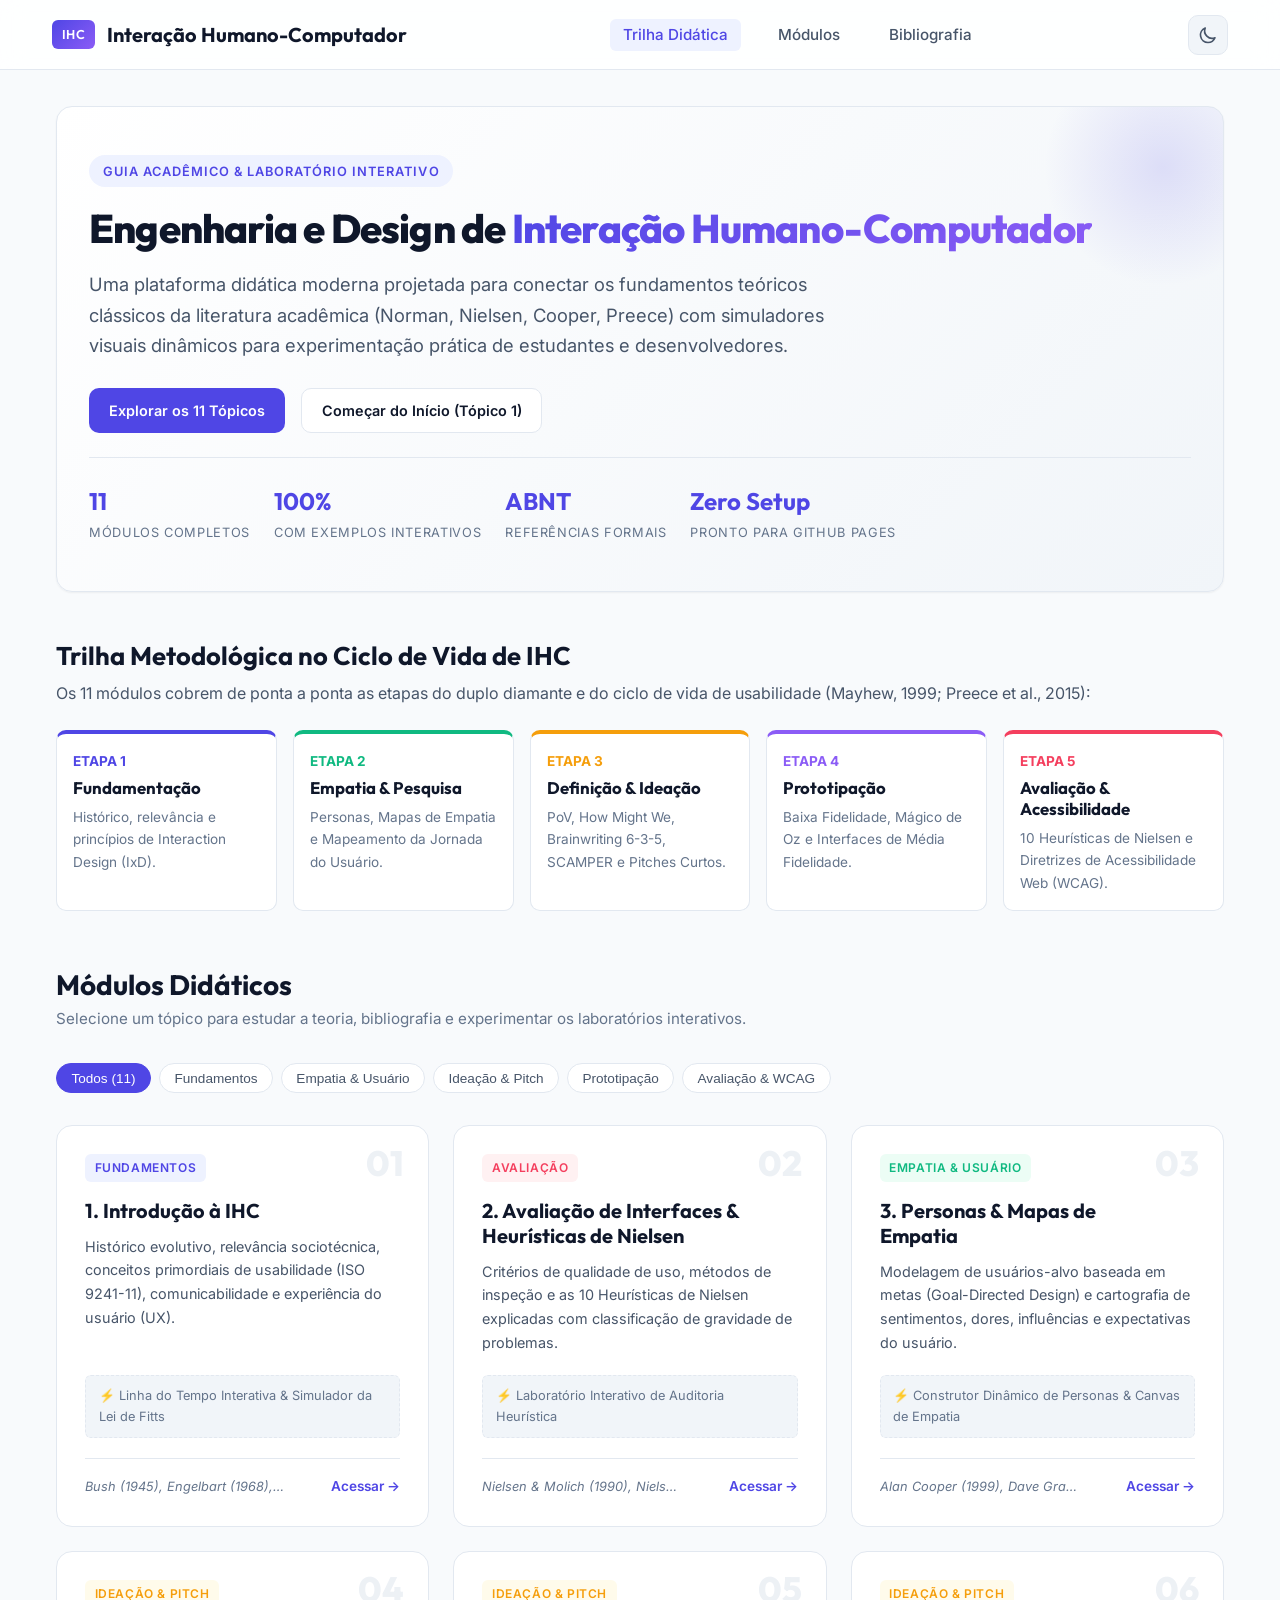
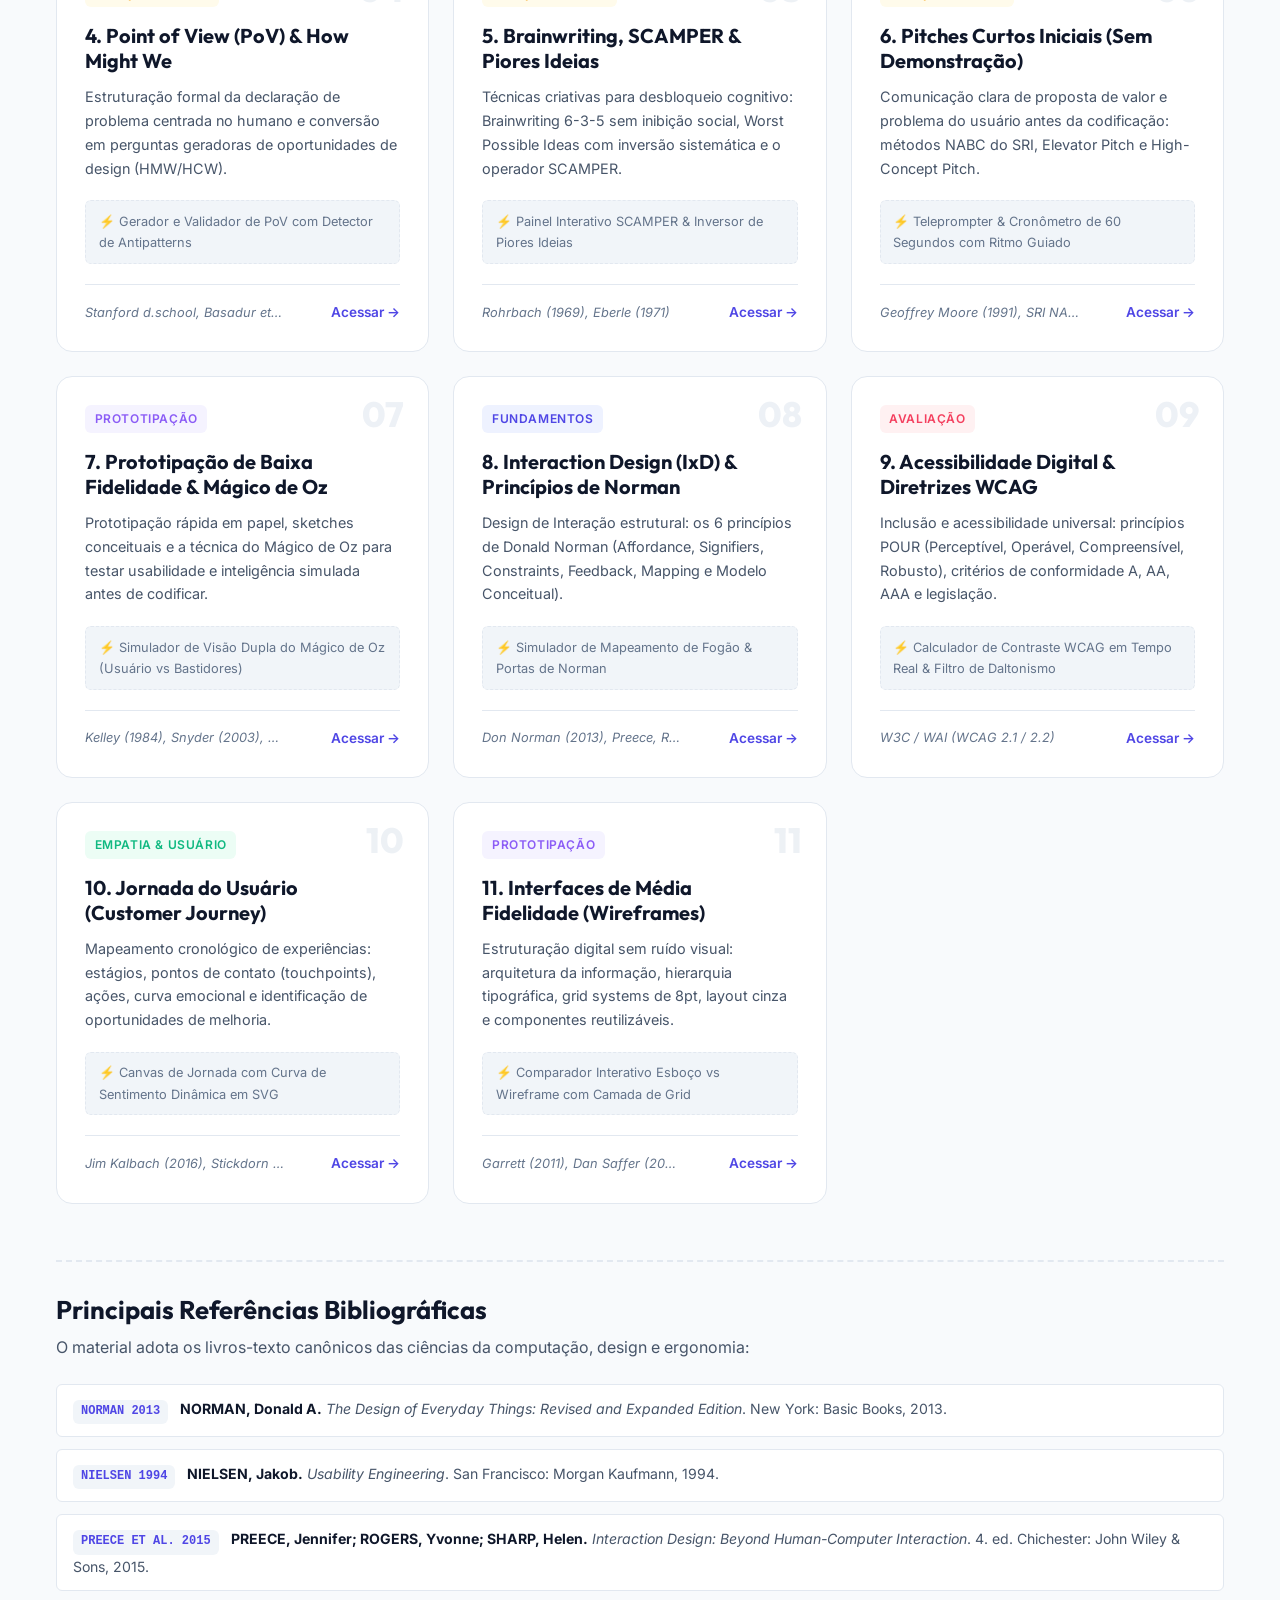
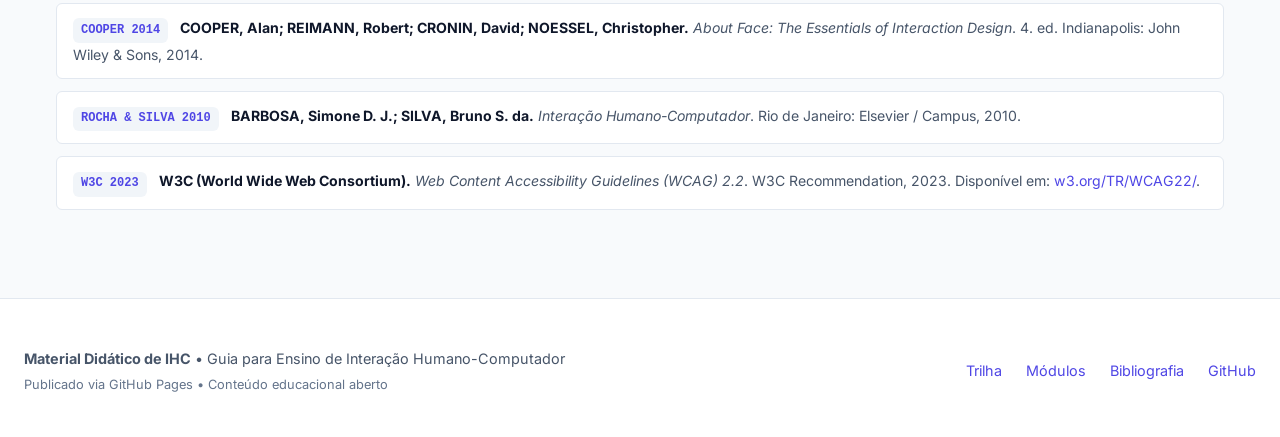
<file: index.html>
<!DOCTYPE html>
<html lang="pt-BR">
<head>
  <meta charset="UTF-8">
  <meta name="viewport" content="width=device-width, initial-scale=1.0">
  <title>Material Didático de IHC | Interação Humano-Computador</title>
  <meta name="description" content="Portal didático e interativo para ensino de conceitos fundamentais de Interação Humano-Computador (IHC), com fundamentação teórica rigorosa, autores clássicos e laboratórios interativos.">
  <link rel="stylesheet" href="assets/css/main.css">
  <link rel="stylesheet" href="assets/css/widgets.css">
</head>
<body>

  <!-- Barra de Navegação Superior -->
  <header class="navbar">
    <div class="nav-container">
      <a href="index.html" class="nav-brand">
        <span class="brand-badge">IHC</span>
        <span>Interação Humano-Computador</span>
      </a>

      <nav>
        <ul class="nav-links">
          <li><a href="#trilha" class="nav-link active">Trilha Didática</a></li>
          <li><a href="#modulos" class="nav-link">Módulos</a></li>
          <li><a href="#bibliografia" class="nav-link">Bibliografia</a></li>
        </ul>
      </nav>

      <div class="nav-actions">
        <button id="theme-toggle" class="btn-icon" aria-label="Alternar tema"></button>
      </div>
    </div>
  </header>

  <!-- Conteúdo Principal -->
  <main class="main-wrapper">
    <!-- Seção Hero -->
    <section class="hero">
      <div class="hero-tag">Guia Acadêmico & Laboratório Interativo</div>
      <h1 class="hero-title">Engenharia e Design de <span>Interação Humano-Computador</span></h1>
      <p class="hero-subtitle">
        Uma plataforma didática moderna projetada para conectar os fundamentos teóricos clássicos da literatura acadêmica (Norman, Nielsen, Cooper, Preece) com simuladores visuais dinâmicos para experimentação prática de estudantes e desenvolvedores.
      </p>

      <div style="display:flex; gap:1rem; flex-wrap:wrap;">
        <a href="#modulos" class="btn btn-primary">Explorar os 11 Tópicos</a>
        <a href="pages/01-introducao-ihc.html" class="btn btn-outline">Começar do Início (Tópico 1)</a>
      </div>

      <div class="hero-stats">
        <div class="stat-item">
          <span class="stat-number">11</span>
          <span class="stat-label">Módulos Completos</span>
        </div>
        <div class="stat-item">
          <span class="stat-number">100%</span>
          <span class="stat-label">Com Exemplos Interativos</span>
        </div>
        <div class="stat-item">
          <span class="stat-number">ABNT</span>
          <span class="stat-label">Referências Formais</span>
        </div>
        <div class="stat-item">
          <span class="stat-number">Zero Setup</span>
          <span class="stat-label">Pronto para GitHub Pages</span>
        </div>
      </div>
    </section>

    <!-- Trilha Metodológica de IHC -->
    <section id="trilha" style="margin-bottom: 3.5rem;">
      <h2 style="font-size: 1.6rem; margin-bottom: 0.5rem;">Trilha Metodológica no Ciclo de Vida de IHC</h2>
      <p style="color: var(--text-secondary); margin-bottom: 1.5rem;">
        Os 11 módulos cobrem de ponta a ponta as etapas do duplo diamante e do ciclo de vida de usabilidade (Mayhew, 1999; Preece et al., 2015):
      </p>

      <div style="display: grid; grid-template-columns: repeat(auto-fit, minmax(200px, 1fr)); gap: 1rem;">
        <div style="background:var(--bg-surface); border:1px solid var(--border-color); border-top:4px solid var(--primary); padding:1rem; border-radius:var(--radius-md);">
          <div style="font-weight:700; color:var(--primary); font-size:0.85rem; text-transform:uppercase;">Etapa 1</div>
          <h3 style="font-size:1.05rem; margin:0.25rem 0 0.5rem;">Fundamentação</h3>
          <p style="font-size:0.85rem; color:var(--text-muted); margin:0;">Histórico, relevância e princípios de Interaction Design (IxD).</p>
        </div>
        <div style="background:var(--bg-surface); border:1px solid var(--border-color); border-top:4px solid var(--accent-emerald); padding:1rem; border-radius:var(--radius-md);">
          <div style="font-weight:700; color:var(--accent-emerald); font-size:0.85rem; text-transform:uppercase;">Etapa 2</div>
          <h3 style="font-size:1.05rem; margin:0.25rem 0 0.5rem;">Empatia & Pesquisa</h3>
          <p style="font-size:0.85rem; color:var(--text-muted); margin:0;">Personas, Mapas de Empatia e Mapeamento da Jornada do Usuário.</p>
        </div>
        <div style="background:var(--bg-surface); border:1px solid var(--border-color); border-top:4px solid var(--accent-amber); padding:1rem; border-radius:var(--radius-md);">
          <div style="font-weight:700; color:var(--accent-amber); font-size:0.85rem; text-transform:uppercase;">Etapa 3</div>
          <h3 style="font-size:1.05rem; margin:0.25rem 0 0.5rem;">Definição & Ideação</h3>
          <p style="font-size:0.85rem; color:var(--text-muted); margin:0;">PoV, How Might We, Brainwriting 6-3-5, SCAMPER e Pitches Curtos.</p>
        </div>
        <div style="background:var(--bg-surface); border:1px solid var(--border-color); border-top:4px solid var(--accent-purple); padding:1rem; border-radius:var(--radius-md);">
          <div style="font-weight:700; color:var(--accent-purple); font-size:0.85rem; text-transform:uppercase;">Etapa 4</div>
          <h3 style="font-size:1.05rem; margin:0.25rem 0 0.5rem;">Prototipação</h3>
          <p style="font-size:0.85rem; color:var(--text-muted); margin:0;">Baixa Fidelidade, Mágico de Oz e Interfaces de Média Fidelidade.</p>
        </div>
        <div style="background:var(--bg-surface); border:1px solid var(--border-color); border-top:4px solid var(--accent-rose); padding:1rem; border-radius:var(--radius-md);">
          <div style="font-weight:700; color:var(--accent-rose); font-size:0.85rem; text-transform:uppercase;">Etapa 5</div>
          <h3 style="font-size:1.05rem; margin:0.25rem 0 0.5rem;">Avaliação & Acessibilidade</h3>
          <p style="font-size:0.85rem; color:var(--text-muted); margin:0;">10 Heurísticas de Nielsen e Diretrizes de Acessibilidade Web (WCAG).</p>
        </div>
      </div>
    </section>

    <!-- Seção de Módulos Didáticos -->
    <section id="modulos" class="modules-section">
      <div class="section-header">
        <div>
          <h2 class="section-title">Módulos Didáticos</h2>
          <p class="section-desc">Selecione um tópico para estudar a teoria, bibliografia e experimentar os laboratórios interativos.</p>
        </div>

        <div class="filter-bar">
          <button class="filter-btn active" data-filter="all">Todos (11)</button>
          <button class="filter-btn" data-filter="fundamentos">Fundamentos</button>
          <button class="filter-btn" data-filter="empatia">Empatia & Usuário</button>
          <button class="filter-btn" data-filter="ideacao">Ideação & Pitch</button>
          <button class="filter-btn" data-filter="prototipo">Prototipação</button>
          <button class="filter-btn" data-filter="avaliacao">Avaliação & WCAG</button>
        </div>
      </div>

      <div class="cards-grid">
        <!-- Card 01 -->
        <article class="topic-card" data-category="fundamentos">
          <span class="card-number">01</span>
          <div class="card-category category-fundamentos">Fundamentos</div>
          <h3 class="card-title"><a href="pages/01-introducao-ihc.html">1. Introdução à IHC</a></h3>
          <p class="card-desc">Histórico evolutivo, relevância sociotécnica, conceitos primordiais de usabilidade (ISO 9241-11), comunicabilidade e experiência do usuário (UX).</p>
          <div class="card-interactive-preview">
            <span>⚡ Linha do Tempo Interativa & Simulador da Lei de Fitts</span>
          </div>
          <div class="card-footer">
            <span class="card-authors">Bush (1945), Engelbart (1968), Fitts (1954)</span>
            <a href="pages/01-introducao-ihc.html" class="card-cta">Acessar &rarr;</a>
          </div>
        </article>

        <!-- Card 02 -->
        <article class="topic-card" data-category="avaliacao">
          <span class="card-number">02</span>
          <div class="card-category category-avaliacao">Avaliação</div>
          <h3 class="card-title"><a href="pages/02-heuristicas-nielsen.html">2. Avaliação de Interfaces & Heurísticas de Nielsen</a></h3>
          <p class="card-desc">Critérios de qualidade de uso, métodos de inspeção e as 10 Heurísticas de Nielsen explicadas com classificação de gravidade de problemas.</p>
          <div class="card-interactive-preview">
            <span>⚡ Laboratório Interativo de Auditoria Heurística</span>
          </div>
          <div class="card-footer">
            <span class="card-authors">Nielsen & Molich (1990), Nielsen (1994)</span>
            <a href="pages/02-heuristicas-nielsen.html" class="card-cta">Acessar &rarr;</a>
          </div>
        </article>

        <!-- Card 03 -->
        <article class="topic-card" data-category="empatia">
          <span class="card-number">03</span>
          <div class="card-category category-empatia">Empatia & Usuário</div>
          <h3 class="card-title"><a href="pages/03-personas-mapas-empatia.html">3. Personas & Mapas de Empatia</a></h3>
          <p class="card-desc">Modelagem de usuários-alvo baseada em metas (Goal-Directed Design) e cartografia de sentimentos, dores, influências e expectativas do usuário.</p>
          <div class="card-interactive-preview">
            <span>⚡ Construtor Dinâmico de Personas & Canvas de Empatia</span>
          </div>
          <div class="card-footer">
            <span class="card-authors">Alan Cooper (1999), Dave Gray (2010)</span>
            <a href="pages/03-personas-mapas-empatia.html" class="card-cta">Acessar &rarr;</a>
          </div>
        </article>

        <!-- Card 04 -->
        <article class="topic-card" data-category="ideacao">
          <span class="card-number">04</span>
          <div class="card-category category-ideacao">Ideação & Pitch</div>
          <h3 class="card-title"><a href="pages/04-pov-how-might-we.html">4. Point of View (PoV) & How Might We</a></h3>
          <p class="card-desc">Estruturação formal da declaração de problema centrada no humano e conversão em perguntas geradoras de oportunidades de design (HMW/HCW).</p>
          <div class="card-interactive-preview">
            <span>⚡ Gerador e Validador de PoV com Detector de Antipatterns</span>
          </div>
          <div class="card-footer">
            <span class="card-authors">Stanford d.school, Basadur et al. (1982)</span>
            <a href="pages/04-pov-how-might-we.html" class="card-cta">Acessar &rarr;</a>
          </div>
        </article>

        <!-- Card 05 -->
        <article class="topic-card" data-category="ideacao">
          <span class="card-number">05</span>
          <div class="card-category category-ideacao">Ideação & Pitch</div>
          <h3 class="card-title"><a href="pages/05-brainwriting-ideacao.html">5. Brainwriting, SCAMPER & Piores Ideias</a></h3>
          <p class="card-desc">Técnicas criativas para desbloqueio cognitivo: Brainwriting 6-3-5 sem inibição social, Worst Possible Ideas com inversão sistemática e o operador SCAMPER.</p>
          <div class="card-interactive-preview">
            <span>⚡ Painel Interativo SCAMPER & Inversor de Piores Ideias</span>
          </div>
          <div class="card-footer">
            <span class="card-authors">Rohrbach (1969), Eberle (1971)</span>
            <a href="pages/05-brainwriting-ideacao.html" class="card-cta">Acessar &rarr;</a>
          </div>
        </article>

        <!-- Card 06 -->
        <article class="topic-card" data-category="ideacao">
          <span class="card-number">06</span>
          <div class="card-category category-ideacao">Ideação & Pitch</div>
          <h3 class="card-title"><a href="pages/06-pitches-curtos.html">6. Pitches Curtos Iniciais (Sem Demonstração)</a></h3>
          <p class="card-desc">Comunicação clara de proposta de valor e problema do usuário antes da codificação: métodos NABC do SRI, Elevator Pitch e High-Concept Pitch.</p>
          <div class="card-interactive-preview">
            <span>⚡ Teleprompter & Cronômetro de 60 Segundos com Ritmo Guiado</span>
          </div>
          <div class="card-footer">
            <span class="card-authors">Geoffrey Moore (1991), SRI NABC</span>
            <a href="pages/06-pitches-curtos.html" class="card-cta">Acessar &rarr;</a>
          </div>
        </article>

        <!-- Card 07 -->
        <article class="topic-card" data-category="prototipo">
          <span class="card-number">07</span>
          <div class="card-category category-prototipo">Prototipação</div>
          <h3 class="card-title"><a href="pages/07-prototipacao-baixa-fidelidade.html">7. Prototipação de Baixa Fidelidade & Mágico de Oz</a></h3>
          <p class="card-desc">Prototipação rápida em papel, sketches conceituais e a técnica do Mágico de Oz para testar usabilidade e inteligência simulada antes de codificar.</p>
          <div class="card-interactive-preview">
            <span>⚡ Simulador de Visão Dupla do Mágico de Oz (Usuário vs Bastidores)</span>
          </div>
          <div class="card-footer">
            <span class="card-authors">Kelley (1984), Snyder (2003), Buxton (2007)</span>
            <a href="pages/07-prototipacao-baixa-fidelidade.html" class="card-cta">Acessar &rarr;</a>
          </div>
        </article>

        <!-- Card 08 -->
        <article class="topic-card" data-category="fundamentos">
          <span class="card-number">08</span>
          <div class="card-category category-fundamentos">Fundamentos</div>
          <h3 class="card-title"><a href="pages/08-interaction-design.html">8. Interaction Design (IxD) & Princípios de Norman</a></h3>
          <p class="card-desc">Design de Interação estrutural: os 6 princípios de Donald Norman (Affordance, Signifiers, Constraints, Feedback, Mapping e Modelo Conceitual).</p>
          <div class="card-interactive-preview">
            <span>⚡ Simulador de Mapeamento de Fogão & Portas de Norman</span>
          </div>
          <div class="card-footer">
            <span class="card-authors">Don Norman (2013), Preece, Rogers & Sharp (2015)</span>
            <a href="pages/08-interaction-design.html" class="card-cta">Acessar &rarr;</a>
          </div>
        </article>

        <!-- Card 09 -->
        <article class="topic-card" data-category="avaliacao">
          <span class="card-number">09</span>
          <div class="card-category category-avaliacao">Avaliação</div>
          <h3 class="card-title"><a href="pages/09-acessibilidade-wcag.html">9. Acessibilidade Digital & Diretrizes WCAG</a></h3>
          <p class="card-desc">Inclusão e acessibilidade universal: princípios POUR (Perceptível, Operável, Compreensível, Robusto), critérios de conformidade A, AA, AAA e legislação.</p>
          <div class="card-interactive-preview">
            <span>⚡ Calculador de Contraste WCAG em Tempo Real & Filtro de Daltonismo</span>
          </div>
          <div class="card-footer">
            <span class="card-authors">W3C / WAI (WCAG 2.1 / 2.2)</span>
            <a href="pages/09-acessibilidade-wcag.html" class="card-cta">Acessar &rarr;</a>
          </div>
        </article>

        <!-- Card 10 -->
        <article class="topic-card" data-category="empatia">
          <span class="card-number">10</span>
          <div class="card-category category-empatia">Empatia & Usuário</div>
          <h3 class="card-title"><a href="pages/10-jornada-do-usuario.html">10. Jornada do Usuário (Customer Journey)</a></h3>
          <p class="card-desc">Mapeamento cronológico de experiências: estágios, pontos de contato (touchpoints), ações, curva emocional e identificação de oportunidades de melhoria.</p>
          <div class="card-interactive-preview">
            <span>⚡ Canvas de Jornada com Curva de Sentimento Dinâmica em SVG</span>
          </div>
          <div class="card-footer">
            <span class="card-authors">Jim Kalbach (2016), Stickdorn & Schneider (2011)</span>
            <a href="pages/10-jornada-do-usuario.html" class="card-cta">Acessar &rarr;</a>
          </div>
        </article>

        <!-- Card 11 -->
        <article class="topic-card" data-category="prototipo">
          <span class="card-number">11</span>
          <div class="card-category category-prototipo">Prototipação</div>
          <h3 class="card-title"><a href="pages/11-interfaces-media-fidelidade.html">11. Interfaces de Média Fidelidade (Wireframes)</a></h3>
          <p class="card-desc">Estruturação digital sem ruído visual: arquitetura da informação, hierarquia tipográfica, grid systems de 8pt, layout cinza e componentes reutilizáveis.</p>
          <div class="card-interactive-preview">
            <span>⚡ Comparador Interativo Esboço vs Wireframe com Camada de Grid</span>
          </div>
          <div class="card-footer">
            <span class="card-authors">Garrett (2011), Dan Saffer (2009)</span>
            <a href="pages/11-interfaces-media-fidelidade.html" class="card-cta">Acessar &rarr;</a>
          </div>
        </article>
      </div>
    </section>

    <!-- Seção de Bibliografia Geral do Curso -->
    <section id="bibliografia" class="references-section">
      <h2 style="font-size: 1.6rem; margin-bottom: 0.5rem;">Principais Referências Bibliográficas</h2>
      <p style="color: var(--text-secondary); margin-bottom: 1.5rem;">
        O material adota os livros-texto canônicos das ciências da computação, design e ergonomia:
      </p>

      <ul class="references-list">
        <li class="ref-item">
          <span class="ref-badge">NORMAN 2013</span>
          <strong>NORMAN, Donald A.</strong> <em>The Design of Everyday Things: Revised and Expanded Edition</em>. New York: Basic Books, 2013.
        </li>
        <li class="ref-item">
          <span class="ref-badge">NIELSEN 1994</span>
          <strong>NIELSEN, Jakob.</strong> <em>Usability Engineering</em>. San Francisco: Morgan Kaufmann, 1994.
        </li>
        <li class="ref-item">
          <span class="ref-badge">PREECE ET AL. 2015</span>
          <strong>PREECE, Jennifer; ROGERS, Yvonne; SHARP, Helen.</strong> <em>Interaction Design: Beyond Human-Computer Interaction</em>. 4. ed. Chichester: John Wiley & Sons, 2015.
        </li>
        <li class="ref-item">
          <span class="ref-badge">COOPER 2014</span>
          <strong>COOPER, Alan; REIMANN, Robert; CRONIN, David; NOESSEL, Christopher.</strong> <em>About Face: The Essentials of Interaction Design</em>. 4. ed. Indianapolis: John Wiley & Sons, 2014.
        </li>
        <li class="ref-item">
          <span class="ref-badge">ROCHA & SILVA 2010</span>
          <strong>BARBOSA, Simone D. J.; SILVA, Bruno S. da.</strong> <em>Interação Humano-Computador</em>. Rio de Janeiro: Elsevier / Campus, 2010.
        </li>
        <li class="ref-item">
          <span class="ref-badge">W3C 2023</span>
          <strong>W3C (World Wide Web Consortium).</strong> <em>Web Content Accessibility Guidelines (WCAG) 2.2</em>. W3C Recommendation, 2023. Disponível em: <a href="https://www.w3.org/TR/WCAG22/" target="_blank" rel="noopener">w3.org/TR/WCAG22/</a>.
        </li>
      </ul>
    </section>
  </main>

  <!-- Rodapé Global -->
  <footer class="site-footer">
    <div class="footer-container">
      <div>
        <strong>Material Didático de IHC</strong> &bull; Guia para Ensino de Interação Humano-Computador
        <div style="font-size:0.8rem; color:var(--text-muted); margin-top:0.25rem;">
          Publicado via GitHub Pages &bull; Conteúdo educacional aberto
        </div>
      </div>

      <ul class="footer-links">
        <li><a href="#trilha">Trilha</a></li>
        <li><a href="#modulos">Módulos</a></li>
        <li><a href="#bibliografia">Bibliografia</a></li>
        <li><a href="https://github.com" target="_blank" rel="noopener">GitHub</a></li>
      </ul>
    </div>
  </footer>

  <script src="assets/js/main.js"></script>
</body>
</html>
</file>
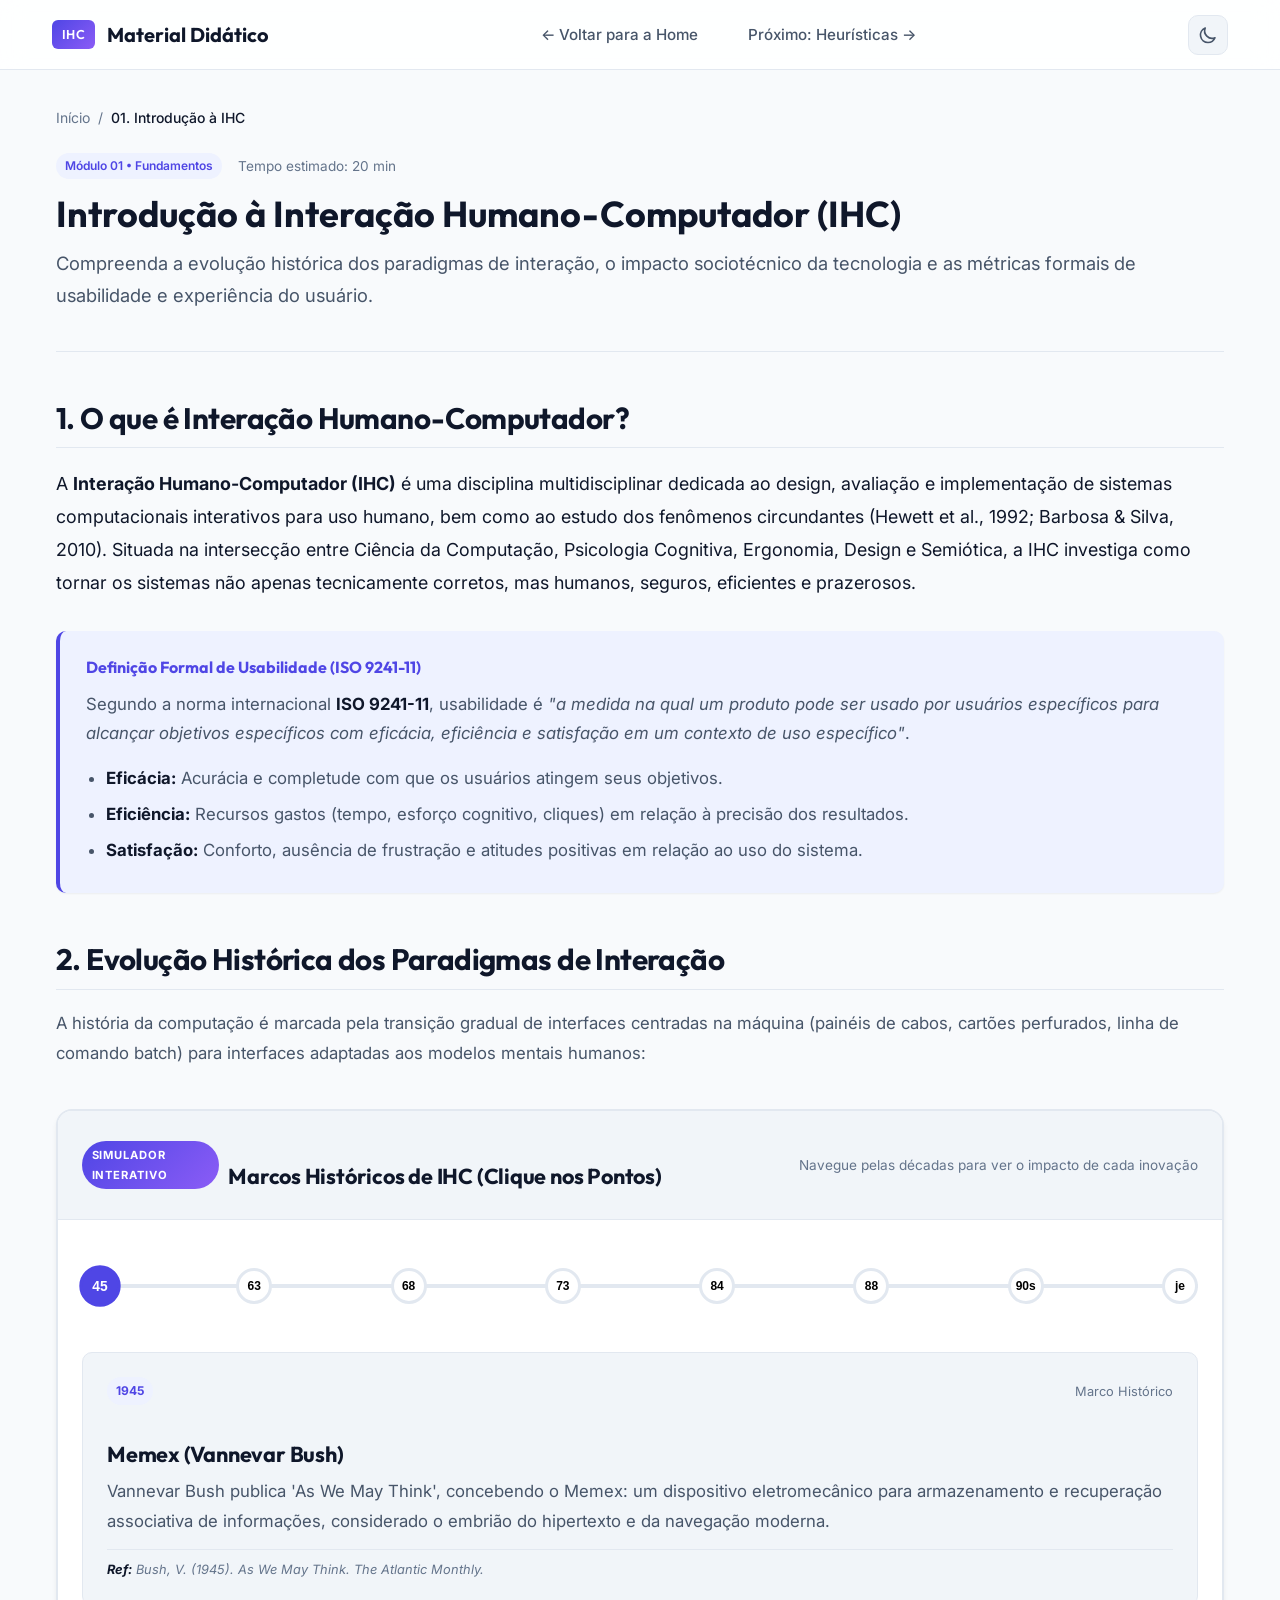
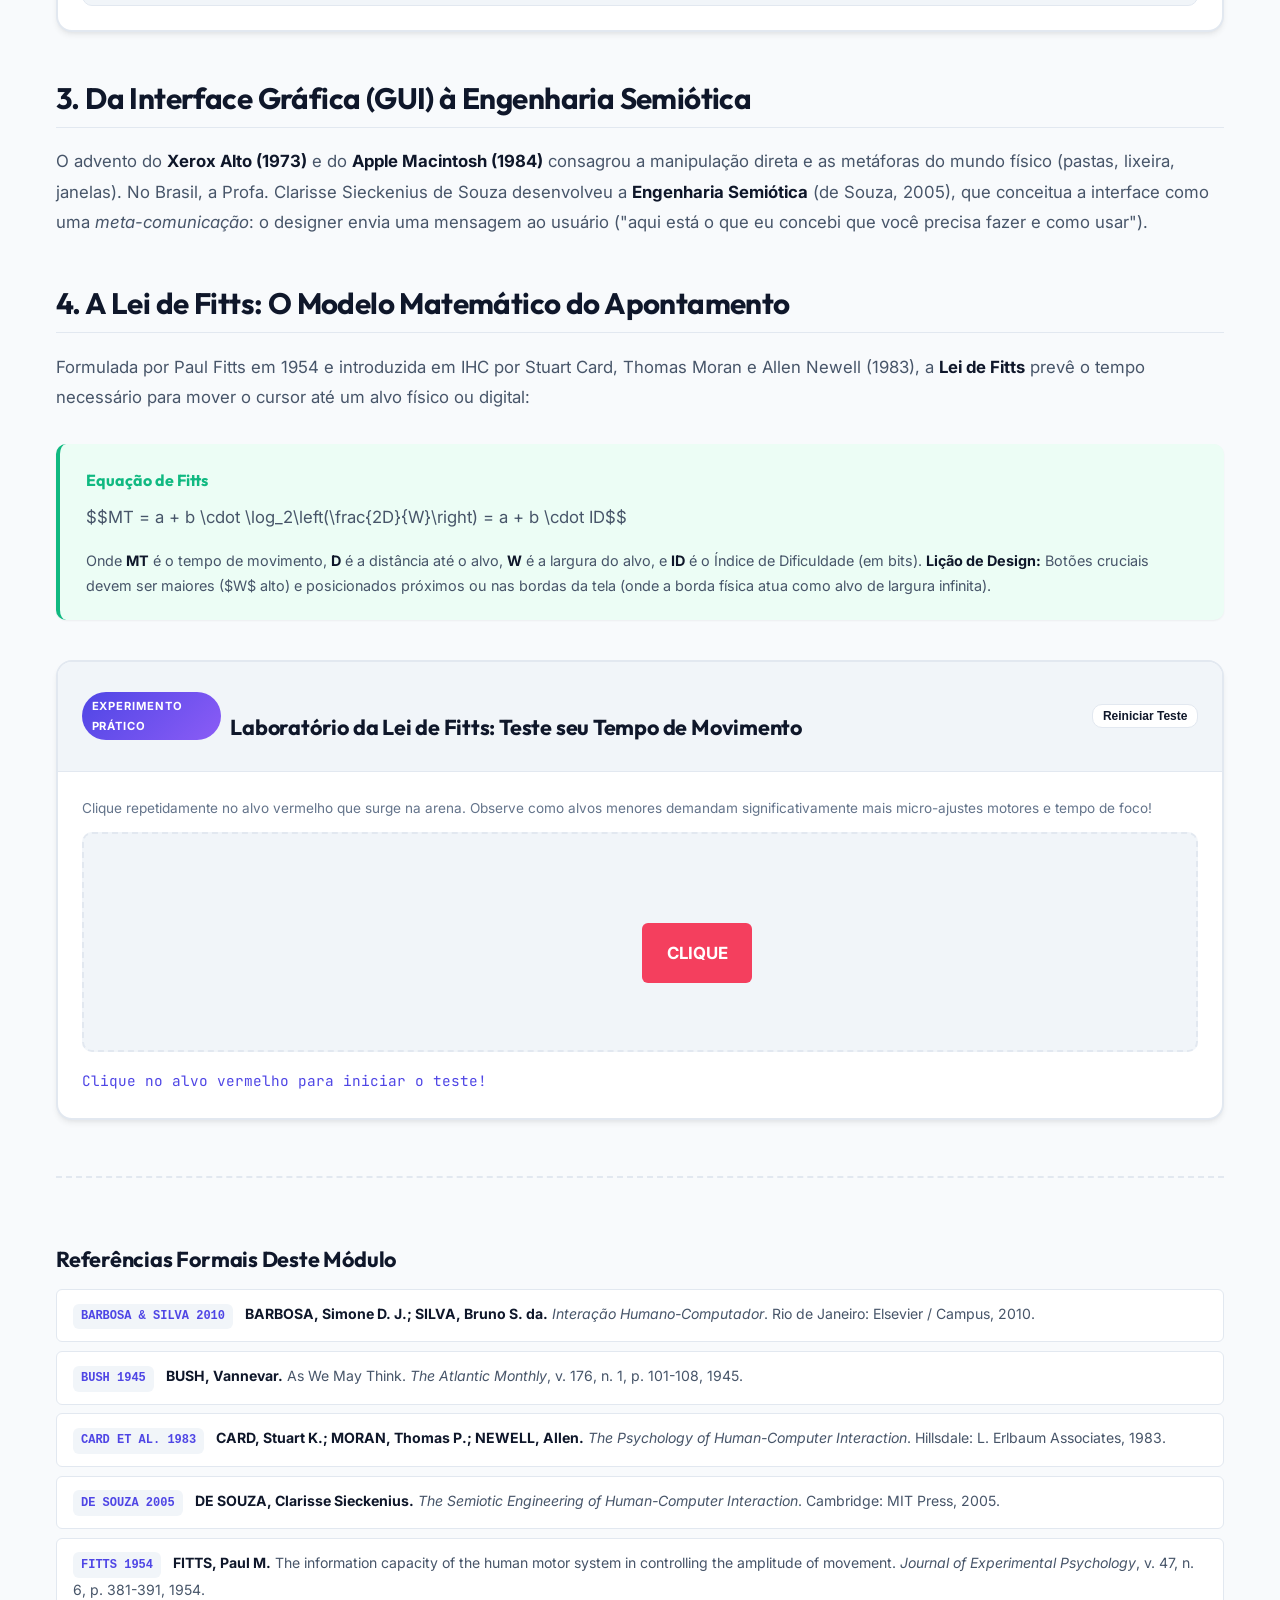
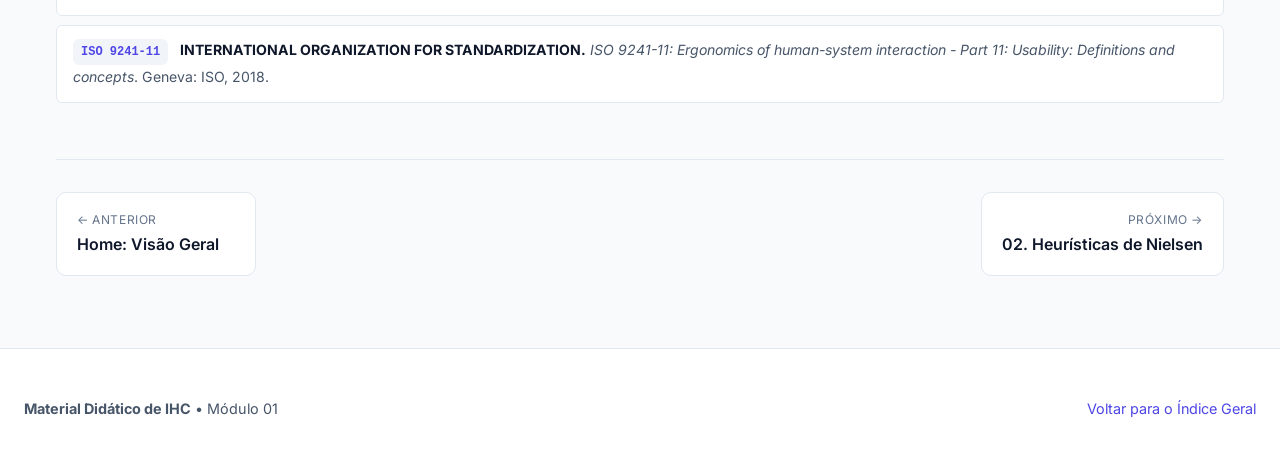
<file: pages/01-introducao-ihc.html>
<!DOCTYPE html>
<html lang="pt-BR">
<head>
  <meta charset="UTF-8">
  <meta name="viewport" content="width=device-width, initial-scale=1.0">
  <title>01. Introdução à IHC | Histórico e Importância</title>
  <meta name="description" content="Introdução à Interação Humano-Computador: histórico, evolução tecnológica, conceitos fundamentais de usabilidade, UX e a Lei de Fitts.">
  <link rel="stylesheet" href="../assets/css/main.css">
  <link rel="stylesheet" href="../assets/css/widgets.css">
</head>
<body>

  <!-- Barra de Navegação -->
  <header class="navbar">
    <div class="nav-container">
      <a href="../index.html" class="nav-brand">
        <span class="brand-badge">IHC</span>
        <span>Material Didático</span>
      </a>

      <nav>
        <ul class="nav-links">
          <li><a href="../index.html" class="nav-link">&larr; Voltar para a Home</a></li>
          <li><a href="02-heuristicas-nielsen.html" class="nav-link">Próximo: Heurísticas &rarr;</a></li>
        </ul>
      </nav>

      <div class="nav-actions">
        <button id="theme-toggle" class="btn-icon" aria-label="Alternar tema"></button>
      </div>
    </div>
  </header>

  <main class="main-wrapper">
    <nav class="breadcrumbs" aria-label="Breadcrumb">
      <a href="../index.html">Início</a>
      <span>/</span>
      <span class="current">01. Introdução à IHC</span>
    </nav>

    <header class="page-header">
      <div class="page-meta">
        <span class="badge category-fundamentos">Módulo 01 &bull; Fundamentos</span>
        <span style="font-size: 0.85rem; color: var(--text-muted);">Tempo estimado: 20 min</span>
      </div>
      <h1 class="page-title">Introdução à Interação Humano-Computador (IHC)</h1>
      <p class="page-subtitle">
        Compreenda a evolução histórica dos paradigmas de interação, o impacto sociotécnico da tecnologia e as métricas formais de usabilidade e experiência do usuário.
      </p>
    </header>

    <div class="content-grid">
      <article class="article-content">
        <h2>1. O que é Interação Humano-Computador?</h2>
        <p>
          A <strong>Interação Humano-Computador (IHC)</strong> é uma disciplina multidisciplinar dedicada ao design, avaliação e implementação de sistemas computacionais interativos para uso humano, bem como ao estudo dos fenômenos circundantes (Hewett et al., 1992; Barbosa & Silva, 2010). Situada na intersecção entre Ciência da Computação, Psicologia Cognitiva, Ergonomia, Design e Semiótica, a IHC investiga como tornar os sistemas não apenas tecnicamente corretos, mas humanos, seguros, eficientes e prazerosos.
        </p>

        <div class="callout callout-theory">
          <div class="callout-title">Definição Formal de Usabilidade (ISO 9241-11)</div>
          <p>
            Segundo a norma internacional <strong>ISO 9241-11</strong>, usabilidade é <em>"a medida na qual um produto pode ser usado por usuários específicos para alcançar objetivos específicos com eficácia, eficiência e satisfação em um contexto de uso específico"</em>.
          </p>
          <ul style="margin: 0.5rem 0 0 1.25rem;">
            <li><strong>Eficácia:</strong> Acurácia e completude com que os usuários atingem seus objetivos.</li>
            <li><strong>Eficiência:</strong> Recursos gastos (tempo, esforço cognitivo, cliques) em relação à precisão dos resultados.</li>
            <li><strong>Satisfação:</strong> Conforto, ausência de frustração e atitudes positivas em relação ao uso do sistema.</li>
          </ul>
        </div>

        <h2>2. Evolução Histórica dos Paradigmas de Interação</h2>
        <p>
          A história da computação é marcada pela transição gradual de interfaces centradas na máquina (painéis de cabos, cartões perfurados, linha de comando batch) para interfaces adaptadas aos modelos mentais humanos:
        </p>

        <!-- WIDGET 01A: Linha do Tempo Interativa -->
        <div class="interactive-sandbox">
          <div class="sandbox-header">
            <div class="sandbox-title-wrap">
              <span class="sandbox-badge">Simulador Interativo</span>
              <h3 class="sandbox-title">Marcos Históricos de IHC (Clique nos Pontos)</h3>
            </div>
            <span class="sandbox-instructions">Navegue pelas décadas para ver o impacto de cada inovação</span>
          </div>
          <div class="sandbox-body">
            <div class="timeline-slider-wrap">
              <div class="timeline-points" id="timeline-points-container"></div>
              <div class="timeline-details-card" id="timeline-card-content"></div>
            </div>
          </div>
        </div>

        <h2>3. Da Interface Gráfica (GUI) à Engenharia Semiótica</h2>
        <p>
          O advento do <strong>Xerox Alto (1973)</strong> e do <strong>Apple Macintosh (1984)</strong> consagrou a manipulação direta e as metáforas do mundo físico (pastas, lixeira, janelas). No Brasil, a Profa. Clarisse Sieckenius de Souza desenvolveu a <strong>Engenharia Semiótica</strong> (de Souza, 2005), que conceitua a interface como uma <em>meta-comunicação</em>: o designer envia uma mensagem ao usuário ("aqui está o que eu concebi que você precisa fazer e como usar").
        </p>

        <h2>4. A Lei de Fitts: O Modelo Matemático do Apontamento</h2>
        <p>
          Formulada por Paul Fitts em 1954 e introduzida em IHC por Stuart Card, Thomas Moran e Allen Newell (1983), a <strong>Lei de Fitts</strong> prevê o tempo necessário para mover o cursor até um alvo físico ou digital:
        </p>

        <div class="callout callout-key">
          <div class="callout-title">Equação de Fitts</div>
          <p>
            $$MT = a + b \cdot \log_2\left(\frac{2D}{W}\right) = a + b \cdot ID$$
          </p>
          <p style="font-size: 0.9rem; margin-top: 0.5rem;">
            Onde <strong>MT</strong> é o tempo de movimento, <strong>D</strong> é a distância até o alvo, <strong>W</strong> é a largura do alvo, e <strong>ID</strong> é o Índice de Dificuldade (em bits). 
            <strong>Lição de Design:</strong> Botões cruciais devem ser maiores ($W$ alto) e posicionados próximos ou nas bordas da tela (onde a borda física atua como alvo de largura infinita).
          </p>
        </div>

        <!-- WIDGET 01B: Simulador da Lei de Fitts -->
        <div class="interactive-sandbox">
          <div class="sandbox-header">
            <div class="sandbox-title-wrap">
              <span class="sandbox-badge">Experimento Prático</span>
              <h3 class="sandbox-title">Laboratório da Lei de Fitts: Teste seu Tempo de Movimento</h3>
            </div>
            <button class="btn btn-outline" id="fitts-reset-btn" style="padding: 0.25rem 0.6rem; font-size: 0.75rem;">Reiniciar Teste</button>
          </div>
          <div class="sandbox-body">
            <p style="font-size:0.85rem; color:var(--text-muted); margin-bottom:0.75rem;">
              Clique repetidamente no alvo vermelho que surge na arena. Observe como alvos menores demandam significativamente mais micro-ajustes motores e tempo de foco!
            </p>
            <div class="fitts-arena" id="fitts-arena">
              <div class="fitts-target" id="fitts-target">CLIQUE</div>
            </div>
            <div id="fitts-stats" style="margin-top:1rem; font-size:0.9rem; font-family:'JetBrains Mono', monospace; color:var(--primary);">
              Clique no alvo vermelho para iniciar o teste!
            </div>
          </div>
        </div>

        <!-- Referências da Página -->
        <section class="references-section">
          <h3>Referências Formais Deste Módulo</h3>
          <ul class="references-list">
            <li class="ref-item">
              <span class="ref-badge">BARBOSA & SILVA 2010</span>
              <strong>BARBOSA, Simone D. J.; SILVA, Bruno S. da.</strong> <em>Interação Humano-Computador</em>. Rio de Janeiro: Elsevier / Campus, 2010.
            </li>
            <li class="ref-item">
              <span class="ref-badge">BUSH 1945</span>
              <strong>BUSH, Vannevar.</strong> As We May Think. <em>The Atlantic Monthly</em>, v. 176, n. 1, p. 101-108, 1945.
            </li>
            <li class="ref-item">
              <span class="ref-badge">CARD ET AL. 1983</span>
              <strong>CARD, Stuart K.; MORAN, Thomas P.; NEWELL, Allen.</strong> <em>The Psychology of Human-Computer Interaction</em>. Hillsdale: L. Erlbaum Associates, 1983.
            </li>
            <li class="ref-item">
              <span class="ref-badge">DE SOUZA 2005</span>
              <strong>DE SOUZA, Clarisse Sieckenius.</strong> <em>The Semiotic Engineering of Human-Computer Interaction</em>. Cambridge: MIT Press, 2005.
            </li>
            <li class="ref-item">
              <span class="ref-badge">FITTS 1954</span>
              <strong>FITTS, Paul M.</strong> The information capacity of the human motor system in controlling the amplitude of movement. <em>Journal of Experimental Psychology</em>, v. 47, n. 6, p. 381-391, 1954.
            </li>
            <li class="ref-item">
              <span class="ref-badge">ISO 9241-11</span>
              <strong>INTERNATIONAL ORGANIZATION FOR STANDARDIZATION.</strong> <em>ISO 9241-11: Ergonomics of human-system interaction - Part 11: Usability: Definitions and concepts</em>. Geneva: ISO, 2018.
            </li>
          </ul>
        </section>

        <!-- Navegação Anterior/Próximo -->
        <div class="page-nav-controls">
          <a href="../index.html" class="nav-page-btn">
            <span class="nav-page-sub">&larr; Anterior</span>
            <span class="nav-page-title">Home: Visão Geral</span>
          </a>
          <a href="02-heuristicas-nielsen.html" class="nav-page-btn next">
            <span class="nav-page-sub">Próximo &rarr;</span>
            <span class="nav-page-title">02. Heurísticas de Nielsen</span>
          </a>
        </div>
      </article>
    </div>
  </main>

  <footer class="site-footer">
    <div class="footer-container">
      <div><strong>Material Didático de IHC</strong> &bull; Módulo 01</div>
      <a href="../index.html">Voltar para o Índice Geral</a>
    </div>
  </footer>

  <script src="../assets/js/main.js"></script>
  <script src="../assets/js/widgets/01-timeline.js"></script>
</body>
</html>
</file>
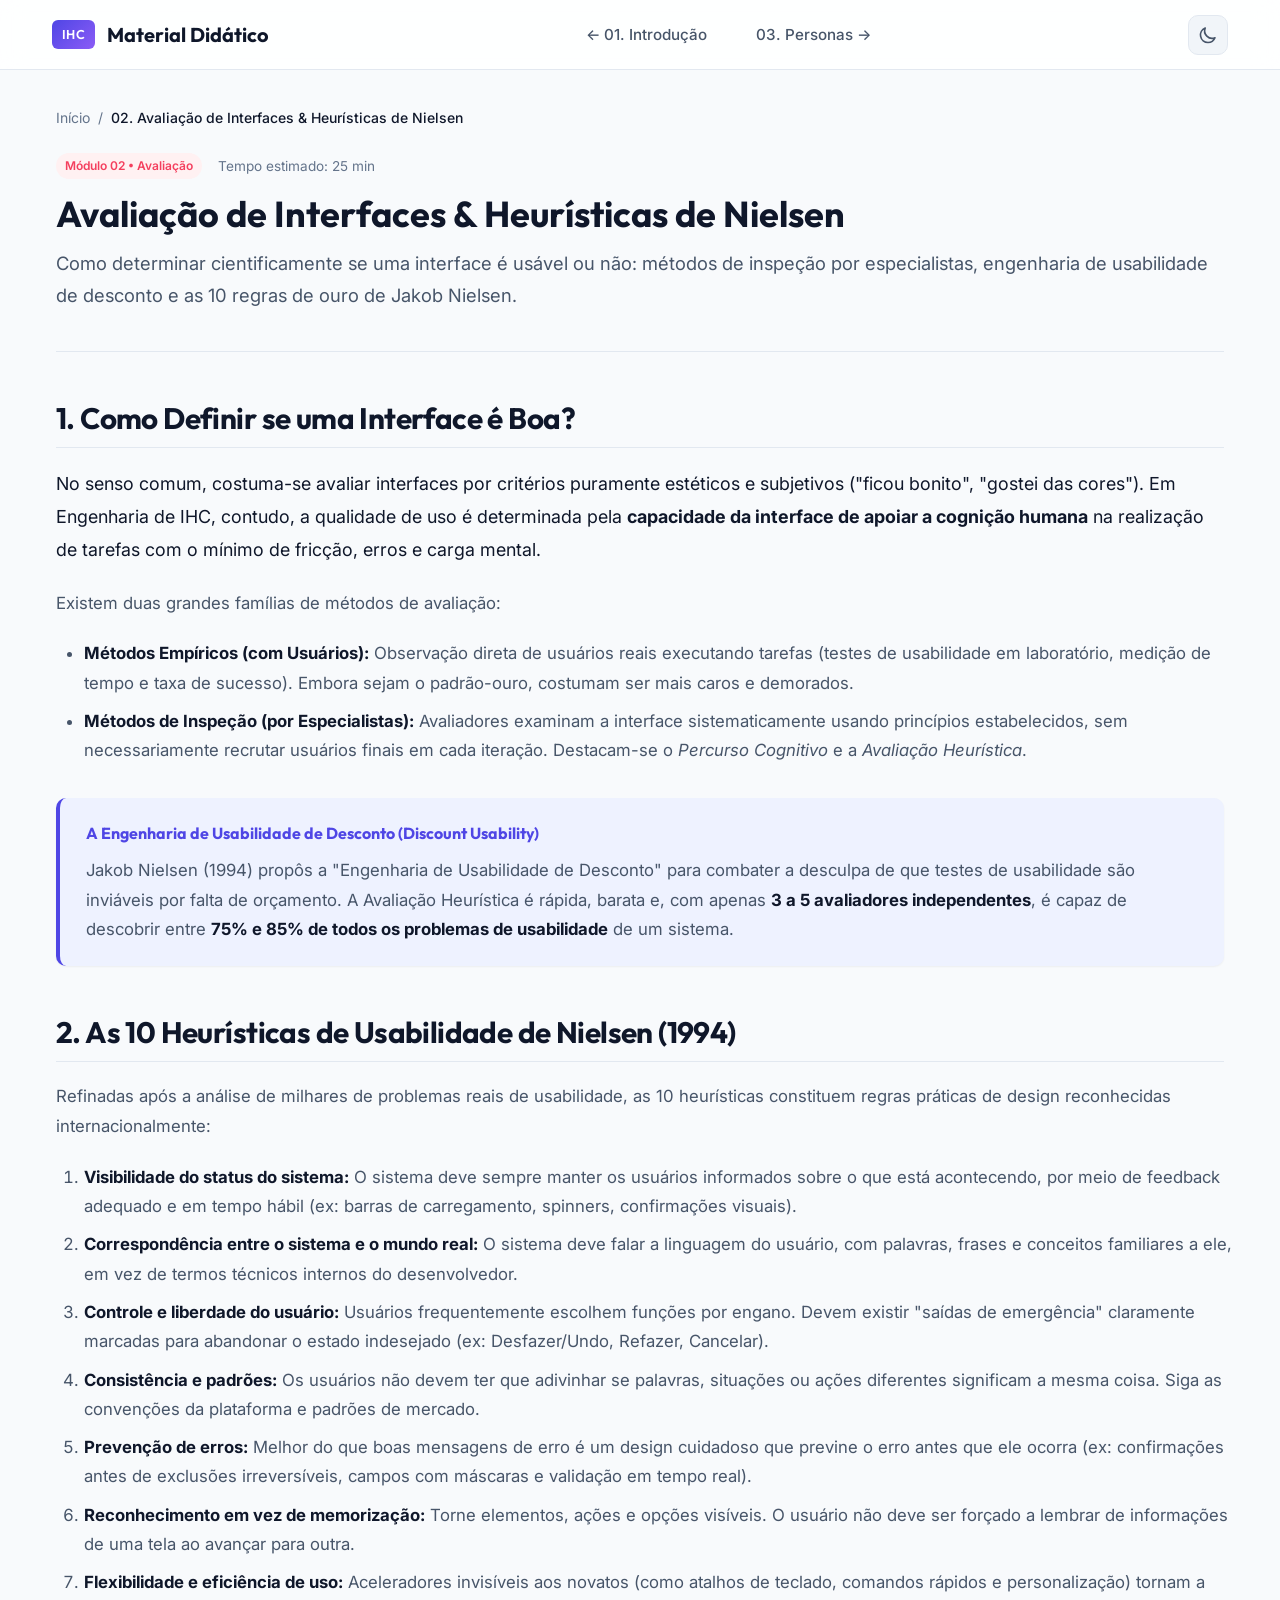
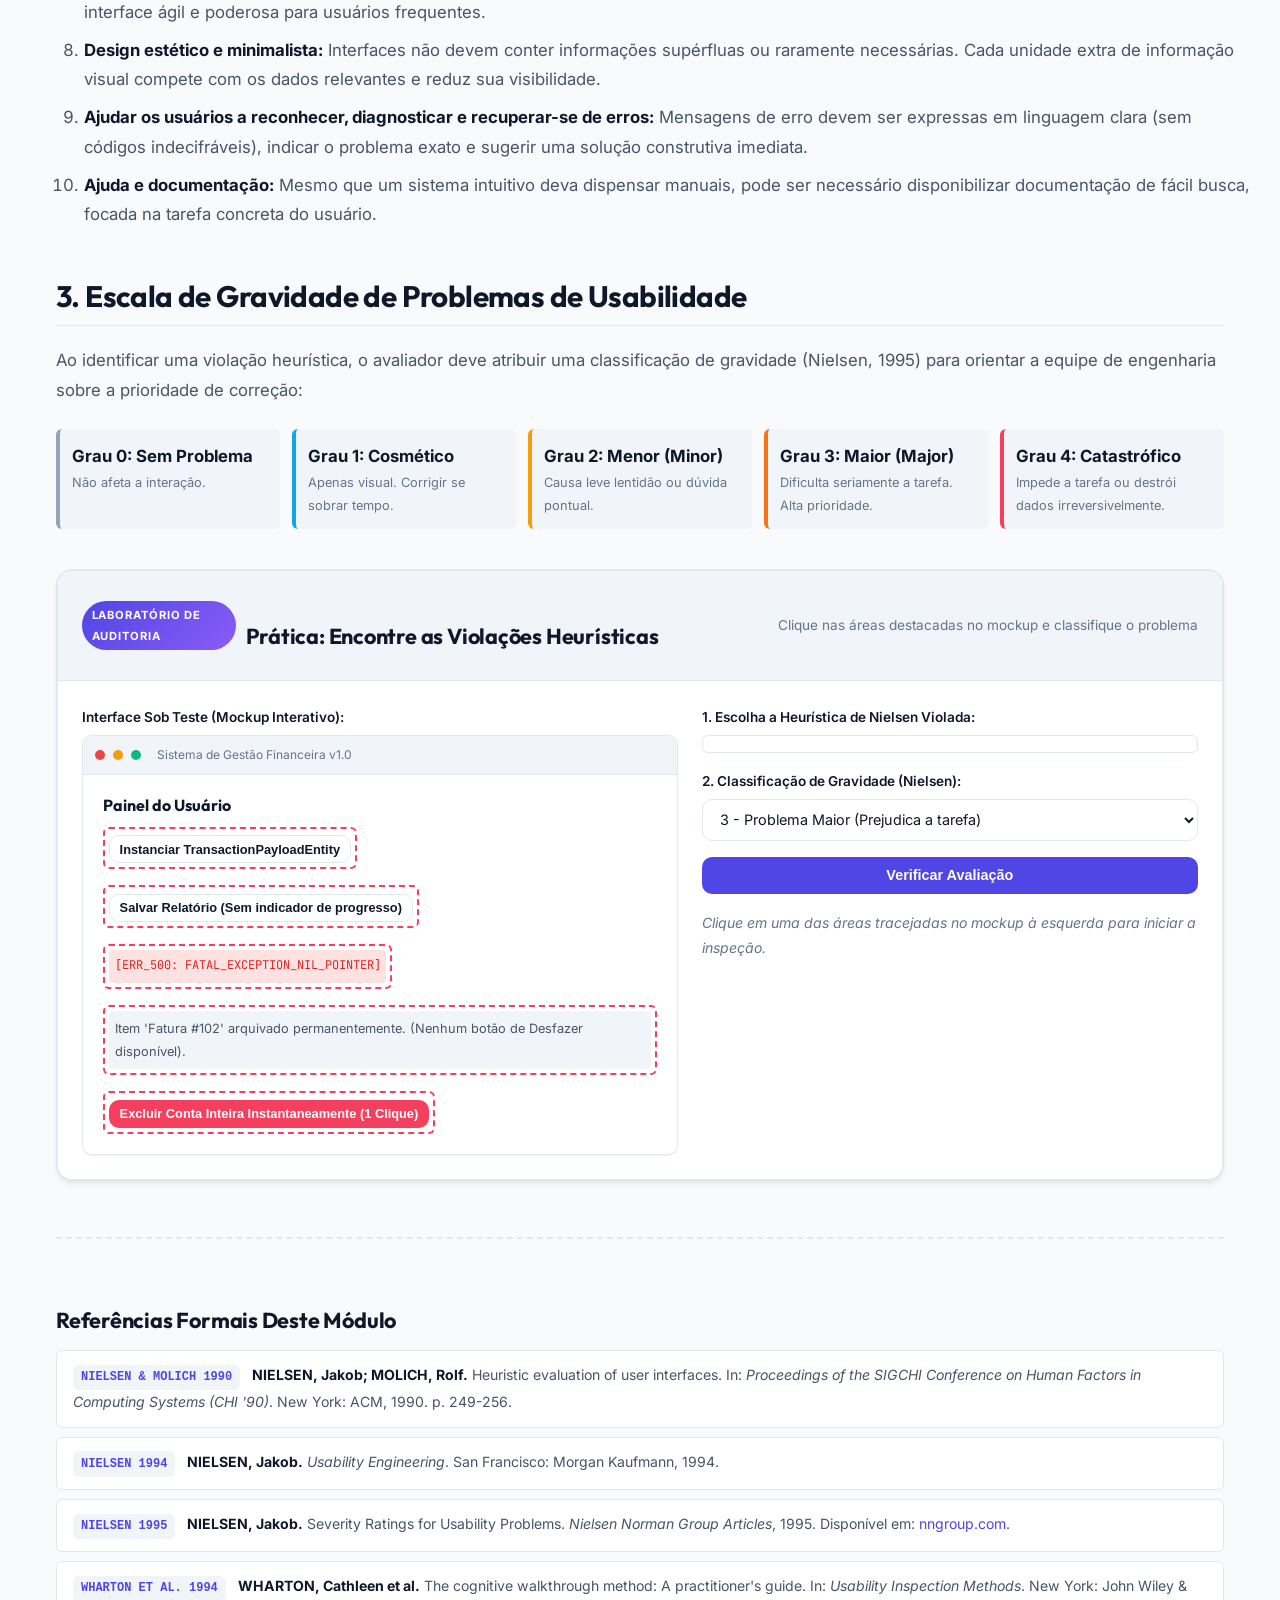
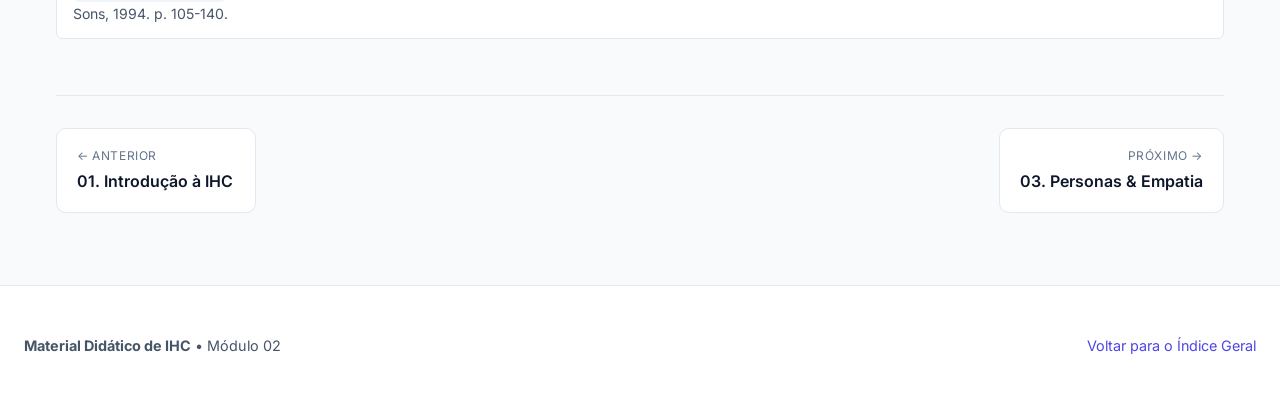
<file: pages/02-heuristicas-nielsen.html>
<!DOCTYPE html>
<html lang="pt-BR">
<head>
  <meta charset="UTF-8">
  <meta name="viewport" content="width=device-width, initial-scale=1.0">
  <title>02. Avaliação de Interfaces & Heurísticas de Nielsen | IHC</title>
  <meta name="description" content="Avaliação heurística de usabilidade segundo Jakob Nielsen: como identificar problemas de interface, aplicar as 10 heurísticas e classificar gravidade de defeitos.">
  <link rel="stylesheet" href="../assets/css/main.css">
  <link rel="stylesheet" href="../assets/css/widgets.css">
</head>
<body>

  <header class="navbar">
    <div class="nav-container">
      <a href="../index.html" class="nav-brand">
        <span class="brand-badge">IHC</span>
        <span>Material Didático</span>
      </a>

      <nav>
        <ul class="nav-links">
          <li><a href="01-introducao-ihc.html" class="nav-link">&larr; 01. Introdução</a></li>
          <li><a href="03-personas-mapas-empatia.html" class="nav-link">03. Personas &rarr;</a></li>
        </ul>
      </nav>

      <div class="nav-actions">
        <button id="theme-toggle" class="btn-icon" aria-label="Alternar tema"></button>
      </div>
    </div>
  </header>

  <main class="main-wrapper">
    <nav class="breadcrumbs" aria-label="Breadcrumb">
      <a href="../index.html">Início</a>
      <span>/</span>
      <span class="current">02. Avaliação de Interfaces & Heurísticas de Nielsen</span>
    </nav>

    <header class="page-header">
      <div class="page-meta">
        <span class="badge category-avaliacao">Módulo 02 &bull; Avaliação</span>
        <span style="font-size: 0.85rem; color: var(--text-muted);">Tempo estimado: 25 min</span>
      </div>
      <h1 class="page-title">Avaliação de Interfaces & Heurísticas de Nielsen</h1>
      <p class="page-subtitle">
        Como determinar cientificamente se uma interface é usável ou não: métodos de inspeção por especialistas, engenharia de usabilidade de desconto e as 10 regras de ouro de Jakob Nielsen.
      </p>
    </header>

    <div class="content-grid">
      <article class="article-content">
        <h2>1. Como Definir se uma Interface é Boa?</h2>
        <p>
          No senso comum, costuma-se avaliar interfaces por critérios puramente estéticos e subjetivos ("ficou bonito", "gostei das cores"). Em Engenharia de IHC, contudo, a qualidade de uso é determinada pela <strong>capacidade da interface de apoiar a cognição humana</strong> na realização de tarefas com o mínimo de fricção, erros e carga mental.
        </p>

        <p>
          Existem duas grandes famílias de métodos de avaliação:
        </p>
        <ul>
          <li><strong>Métodos Empíricos (com Usuários):</strong> Observação direta de usuários reais executando tarefas (testes de usabilidade em laboratório, medição de tempo e taxa de sucesso). Embora sejam o padrão-ouro, costumam ser mais caros e demorados.</li>
          <li><strong>Métodos de Inspeção (por Especialistas):</strong> Avaliadores examinam a interface sistematicamente usando princípios estabelecidos, sem necessariamente recrutar usuários finais em cada iteração. Destacam-se o <em>Percurso Cognitivo</em> e a <em>Avaliação Heurística</em>.</li>
        </ul>

        <div class="callout callout-theory">
          <div class="callout-title">A Engenharia de Usabilidade de Desconto (Discount Usability)</div>
          <p>
            Jakob Nielsen (1994) propôs a "Engenharia de Usabilidade de Desconto" para combater a desculpa de que testes de usabilidade são inviáveis por falta de orçamento. A Avaliação Heurística é rápida, barata e, com apenas <strong>3 a 5 avaliadores independentes</strong>, é capaz de descobrir entre <strong>75% e 85% de todos os problemas de usabilidade</strong> de um sistema.
          </p>
        </div>

        <h2>2. As 10 Heurísticas de Usabilidade de Nielsen (1994)</h2>
        <p>
          Refinadas após a análise de milhares de problemas reais de usabilidade, as 10 heurísticas constituem regras práticas de design reconhecidas internacionalmente:
        </p>

        <ol>
          <li><strong>Visibilidade do status do sistema:</strong> O sistema deve sempre manter os usuários informados sobre o que está acontecendo, por meio de feedback adequado e em tempo hábil (ex: barras de carregamento, spinners, confirmações visuais).</li>
          <li><strong>Correspondência entre o sistema e o mundo real:</strong> O sistema deve falar a linguagem do usuário, com palavras, frases e conceitos familiares a ele, em vez de termos técnicos internos do desenvolvedor.</li>
          <li><strong>Controle e liberdade do usuário:</strong> Usuários frequentemente escolhem funções por engano. Devem existir "saídas de emergência" claramente marcadas para abandonar o estado indesejado (ex: Desfazer/Undo, Refazer, Cancelar).</li>
          <li><strong>Consistência e padrões:</strong> Os usuários não devem ter que adivinhar se palavras, situações ou ações diferentes significam a mesma coisa. Siga as convenções da plataforma e padrões de mercado.</li>
          <li><strong>Prevenção de erros:</strong> Melhor do que boas mensagens de erro é um design cuidadoso que previne o erro antes que ele ocorra (ex: confirmações antes de exclusões irreversíveis, campos com máscaras e validação em tempo real).</li>
          <li><strong>Reconhecimento em vez de memorização:</strong> Torne elementos, ações e opções visíveis. O usuário não deve ser forçado a lembrar de informações de uma tela ao avançar para outra.</li>
          <li><strong>Flexibilidade e eficiência de uso:</strong> Aceleradores invisíveis aos novatos (como atalhos de teclado, comandos rápidos e personalização) tornam a interface ágil e poderosa para usuários frequentes.</li>
          <li><strong>Design estético e minimalista:</strong> Interfaces não devem conter informações supérfluas ou raramente necessárias. Cada unidade extra de informação visual compete com os dados relevantes e reduz sua visibilidade.</li>
          <li><strong>Ajudar os usuários a reconhecer, diagnosticar e recuperar-se de erros:</strong> Mensagens de erro devem ser expressas em linguagem clara (sem códigos indecifráveis), indicar o problema exato e sugerir uma solução construtiva imediata.</li>
          <li><strong>Ajuda e documentação:</strong> Mesmo que um sistema intuitivo deva dispensar manuais, pode ser necessário disponibilizar documentação de fácil busca, focada na tarefa concreta do usuário.</li>
        </ol>

        <h2>3. Escala de Gravidade de Problemas de Usabilidade</h2>
        <p>
          Ao identificar uma violação heurística, o avaliador deve atribuir uma classificação de gravidade (Nielsen, 1995) para orientar a equipe de engenharia sobre a prioridade de correção:
        </p>

        <div style="display:grid; grid-template-columns: repeat(auto-fit, minmax(180px, 1fr)); gap:0.75rem; margin:1.5rem 0;">
          <div style="padding:0.75rem; border-radius:var(--radius-sm); background:var(--bg-subtle); border-left:4px solid #94a3b8;">
            <strong>Grau 0: Sem Problema</strong>
            <p style="font-size:0.8rem; margin:0; color:var(--text-muted);">Não afeta a interação.</p>
          </div>
          <div style="padding:0.75rem; border-radius:var(--radius-sm); background:var(--bg-subtle); border-left:4px solid var(--accent-sky);">
            <strong>Grau 1: Cosmético</strong>
            <p style="font-size:0.8rem; margin:0; color:var(--text-muted);">Apenas visual. Corrigir se sobrar tempo.</p>
          </div>
          <div style="padding:0.75rem; border-radius:var(--radius-sm); background:var(--bg-subtle); border-left:4px solid var(--accent-amber);">
            <strong>Grau 2: Menor (Minor)</strong>
            <p style="font-size:0.8rem; margin:0; color:var(--text-muted);">Causa leve lentidão ou dúvida pontual.</p>
          </div>
          <div style="padding:0.75rem; border-radius:var(--radius-sm); background:var(--bg-subtle); border-left:4px solid #f97316;">
            <strong>Grau 3: Maior (Major)</strong>
            <p style="font-size:0.8rem; margin:0; color:var(--text-muted);">Dificulta seriamente a tarefa. Alta prioridade.</p>
          </div>
          <div style="padding:0.75rem; border-radius:var(--radius-sm); background:var(--bg-subtle); border-left:4px solid var(--accent-rose);">
            <strong>Grau 4: Catastrófico</strong>
            <p style="font-size:0.8rem; margin:0; color:var(--text-muted);">Impede a tarefa ou destrói dados irreversivelmente.</p>
          </div>
        </div>

        <!-- WIDGET 02: Auditor de Heurísticas Interativo -->
        <div class="interactive-sandbox">
          <div class="sandbox-header">
            <div class="sandbox-title-wrap">
              <span class="sandbox-badge">Laboratório de Auditoria</span>
              <h3 class="sandbox-title">Prática: Encontre as Violações Heurísticas</h3>
            </div>
            <span class="sandbox-instructions">Clique nas áreas destacadas no mockup e classifique o problema</span>
          </div>
          <div class="sandbox-body">
            <div class="auditor-container">
              <!-- Mockup com Falhas Deliberadas -->
              <div>
                <div class="widget-label">Interface Sob Teste (Mockup Interativo):</div>
                <div class="mockup-window">
                  <div class="mockup-bar">
                    <span class="mockup-dot" style="background:#ef4444;"></span>
                    <span class="mockup-dot" style="background:#f59e0b;"></span>
                    <span class="mockup-dot" style="background:#10b981;"></span>
                    <span style="font-size:0.75rem; color:var(--text-muted); margin-left:0.5rem;">Sistema de Gestão Financeira v1.0</span>
                  </div>
                  <div class="mockup-content">
                    <h4 style="font-size:1rem; margin-bottom:0.75rem;">Painel do Usuário</h4>
                    
                    <div style="margin-bottom:1rem;">
                      <span class="flaw-spot" id="flaw-weird-jargon" title="Clique para auditar">
                        <button class="btn btn-outline" style="font-size:0.8rem; padding:0.35rem 0.6rem;">
                          Instanciar TransactionPayloadEntity
                        </button>
                      </span>
                    </div>

                    <div style="margin-bottom:1rem;">
                      <span class="flaw-spot" id="flaw-loading-silent" title="Clique para auditar">
                        <button class="btn btn-outline" style="font-size:0.8rem; padding:0.35rem 0.6rem;">
                          Salvar Relatório (Sem indicador de progresso)
                        </button>
                      </span>
                    </div>

                    <div style="margin-bottom:1rem;">
                      <span class="flaw-spot" id="flaw-cryptic-error" title="Clique para auditar">
                        <div style="font-size:0.75rem; color:#dc2626; font-family:'JetBrains Mono', monospace; background:#fee2e2; padding:0.35rem; border-radius:4px;">
                          [ERR_500: FATAL_EXCEPTION_NIL_POINTER]
                        </div>
                      </span>
                    </div>

                    <div style="margin-bottom:1rem;">
                      <span class="flaw-spot" id="flaw-no-undo" title="Clique para auditar">
                        <div style="font-size:0.8rem; color:var(--text-secondary); background:var(--bg-subtle); padding:0.4rem; border-radius:4px;">
                          Item 'Fatura #102' arquivado permanentemente. (Nenhum botão de Desfazer disponível).
                        </div>
                      </span>
                    </div>

                    <div>
                      <span class="flaw-spot" id="flaw-btn-delete" title="Clique para auditar">
                        <button class="btn" style="background:var(--accent-rose); color:#fff; font-size:0.8rem; padding:0.35rem 0.6rem;">
                          Excluir Conta Inteira Instantaneamente (1 Clique)
                        </button>
                      </span>
                    </div>
                  </div>
                </div>
              </div>

              <!-- Painel de Classificação Heurística -->
              <div>
                <div class="widget-label">1. Escolha a Heurística de Nielsen Violada:</div>
                <div class="heuristic-badge-list" id="auditor-heuristics-list" style="max-height: 250px; overflow-y:auto; margin-bottom:1rem; border:1px solid var(--border-color); border-radius:var(--radius-sm); padding:0.5rem;"></div>

                <div class="widget-form-group">
                  <label class="widget-label" for="auditor-severity">2. Classificação de Gravidade (Nielsen):</label>
                  <select class="widget-select" id="auditor-severity">
                    <option value="1">1 - Problema Cosmético</option>
                    <option value="2">2 - Problema Menor</option>
                    <option value="3" selected>3 - Problema Maior (Prejudica a tarefa)</option>
                    <option value="4">4 - Catastrófico (Bloqueia o uso)</option>
                  </select>
                </div>

                <button class="btn btn-primary" id="auditor-evaluate-btn" style="width:100%;">
                  Verificar Avaliação
                </button>

                <div id="auditor-feedback-box" style="margin-top:1rem; font-size:0.88rem;">
                  <div style="color:var(--text-muted); font-style:italic;">Clique em uma das áreas tracejadas no mockup à esquerda para iniciar a inspeção.</div>
                </div>
              </div>
            </div>
          </div>
        </div>

        <section class="references-section">
          <h3>Referências Formais Deste Módulo</h3>
          <ul class="references-list">
            <li class="ref-item">
              <span class="ref-badge">NIELSEN & MOLICH 1990</span>
              <strong>NIELSEN, Jakob; MOLICH, Rolf.</strong> Heuristic evaluation of user interfaces. In: <em>Proceedings of the SIGCHI Conference on Human Factors in Computing Systems (CHI '90)</em>. New York: ACM, 1990. p. 249-256.
            </li>
            <li class="ref-item">
              <span class="ref-badge">NIELSEN 1994</span>
              <strong>NIELSEN, Jakob.</strong> <em>Usability Engineering</em>. San Francisco: Morgan Kaufmann, 1994.
            </li>
            <li class="ref-item">
              <span class="ref-badge">NIELSEN 1995</span>
              <strong>NIELSEN, Jakob.</strong> Severity Ratings for Usability Problems. <em>Nielsen Norman Group Articles</em>, 1995. Disponível em: <a href="https://www.nngroup.com/articles/how-to-rate-the-severity-of-usability-problems/" target="_blank" rel="noopener">nngroup.com</a>.
            </li>
            <li class="ref-item">
              <span class="ref-badge">WHARTON ET AL. 1994</span>
              <strong>WHARTON, Cathleen et al.</strong> The cognitive walkthrough method: A practitioner's guide. In: <em>Usability Inspection Methods</em>. New York: John Wiley & Sons, 1994. p. 105-140.
            </li>
          </ul>
        </section>

        <div class="page-nav-controls">
          <a href="01-introducao-ihc.html" class="nav-page-btn">
            <span class="nav-page-sub">&larr; Anterior</span>
            <span class="nav-page-title">01. Introdução à IHC</span>
          </a>
          <a href="03-personas-mapas-empatia.html" class="nav-page-btn next">
            <span class="nav-page-sub">Próximo &rarr;</span>
            <span class="nav-page-title">03. Personas & Empatia</span>
          </a>
        </div>
      </article>
    </div>
  </main>

  <footer class="site-footer">
    <div class="footer-container">
      <div><strong>Material Didático de IHC</strong> &bull; Módulo 02</div>
      <a href="../index.html">Voltar para o Índice Geral</a>
    </div>
  </footer>

  <script src="../assets/js/main.js"></script>
  <script src="../assets/js/widgets/02-heuristics-evaluator.js"></script>
</body>
</html>
</file>
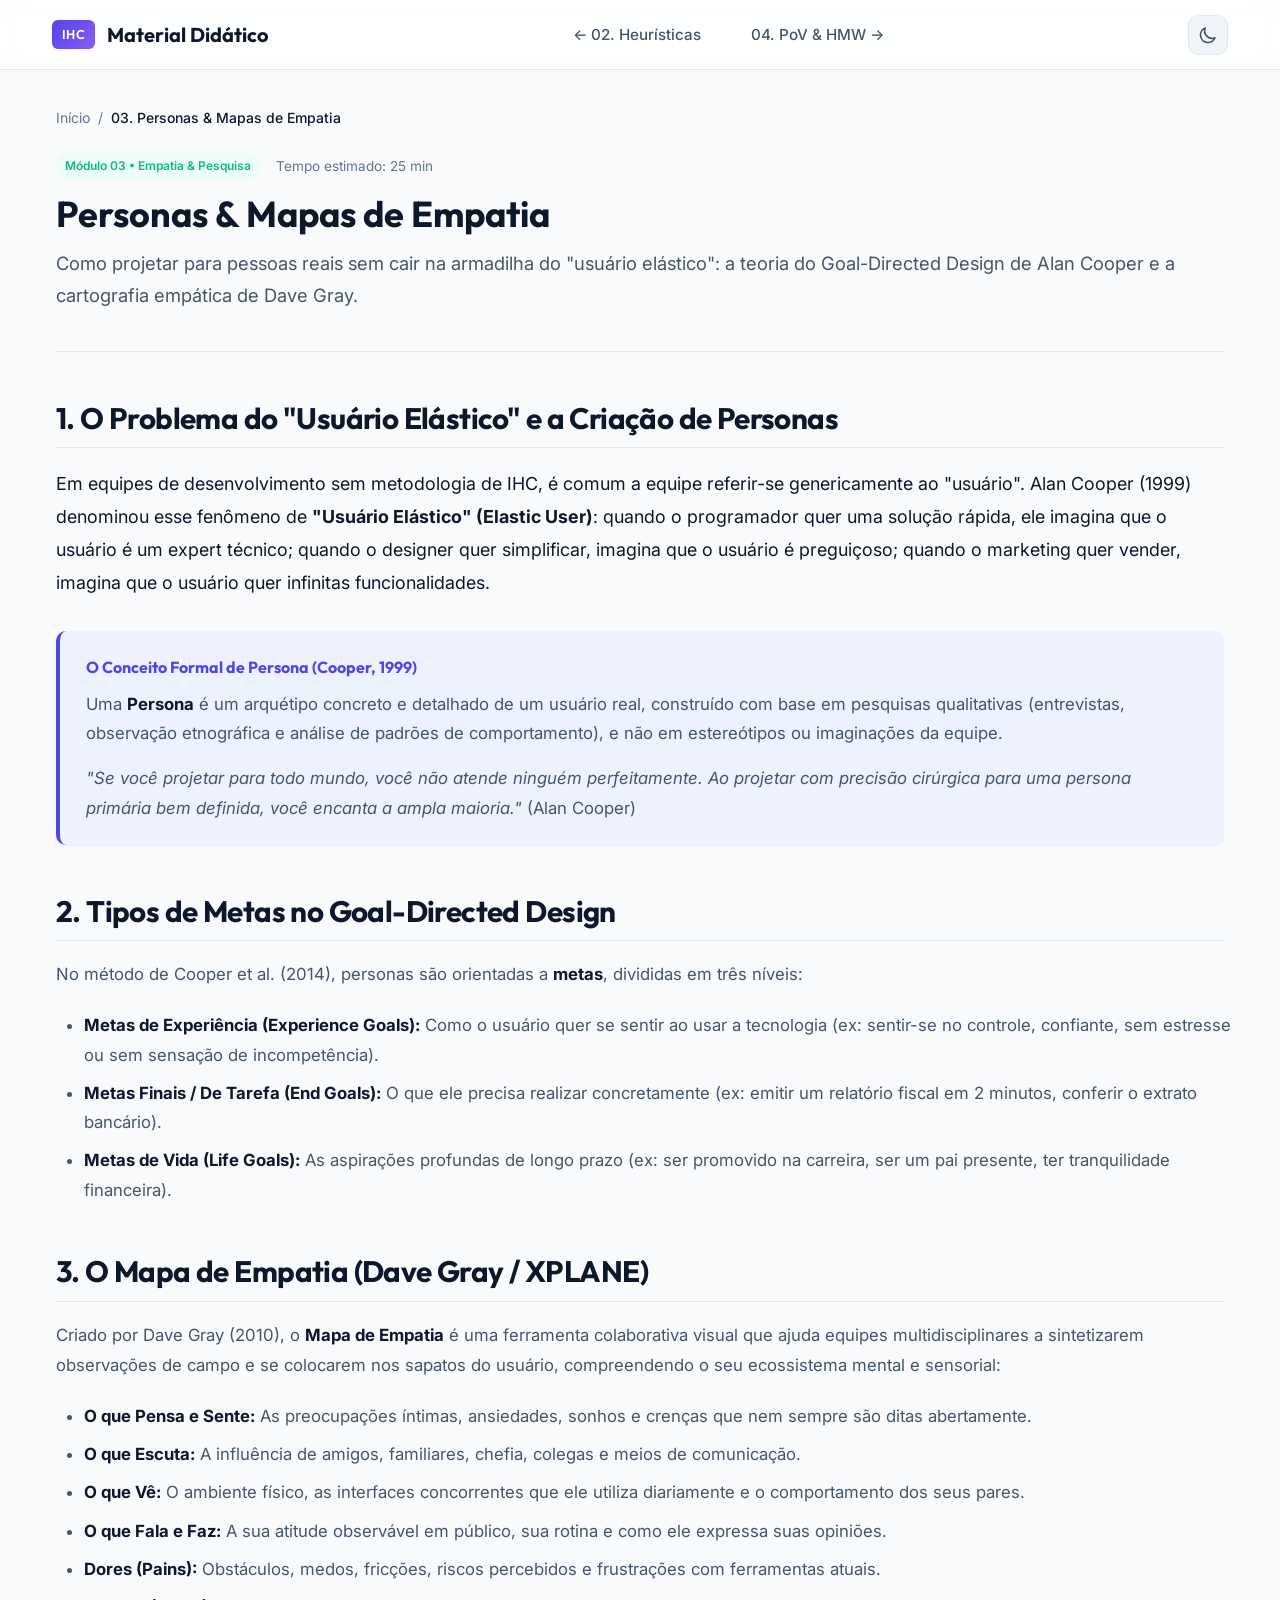
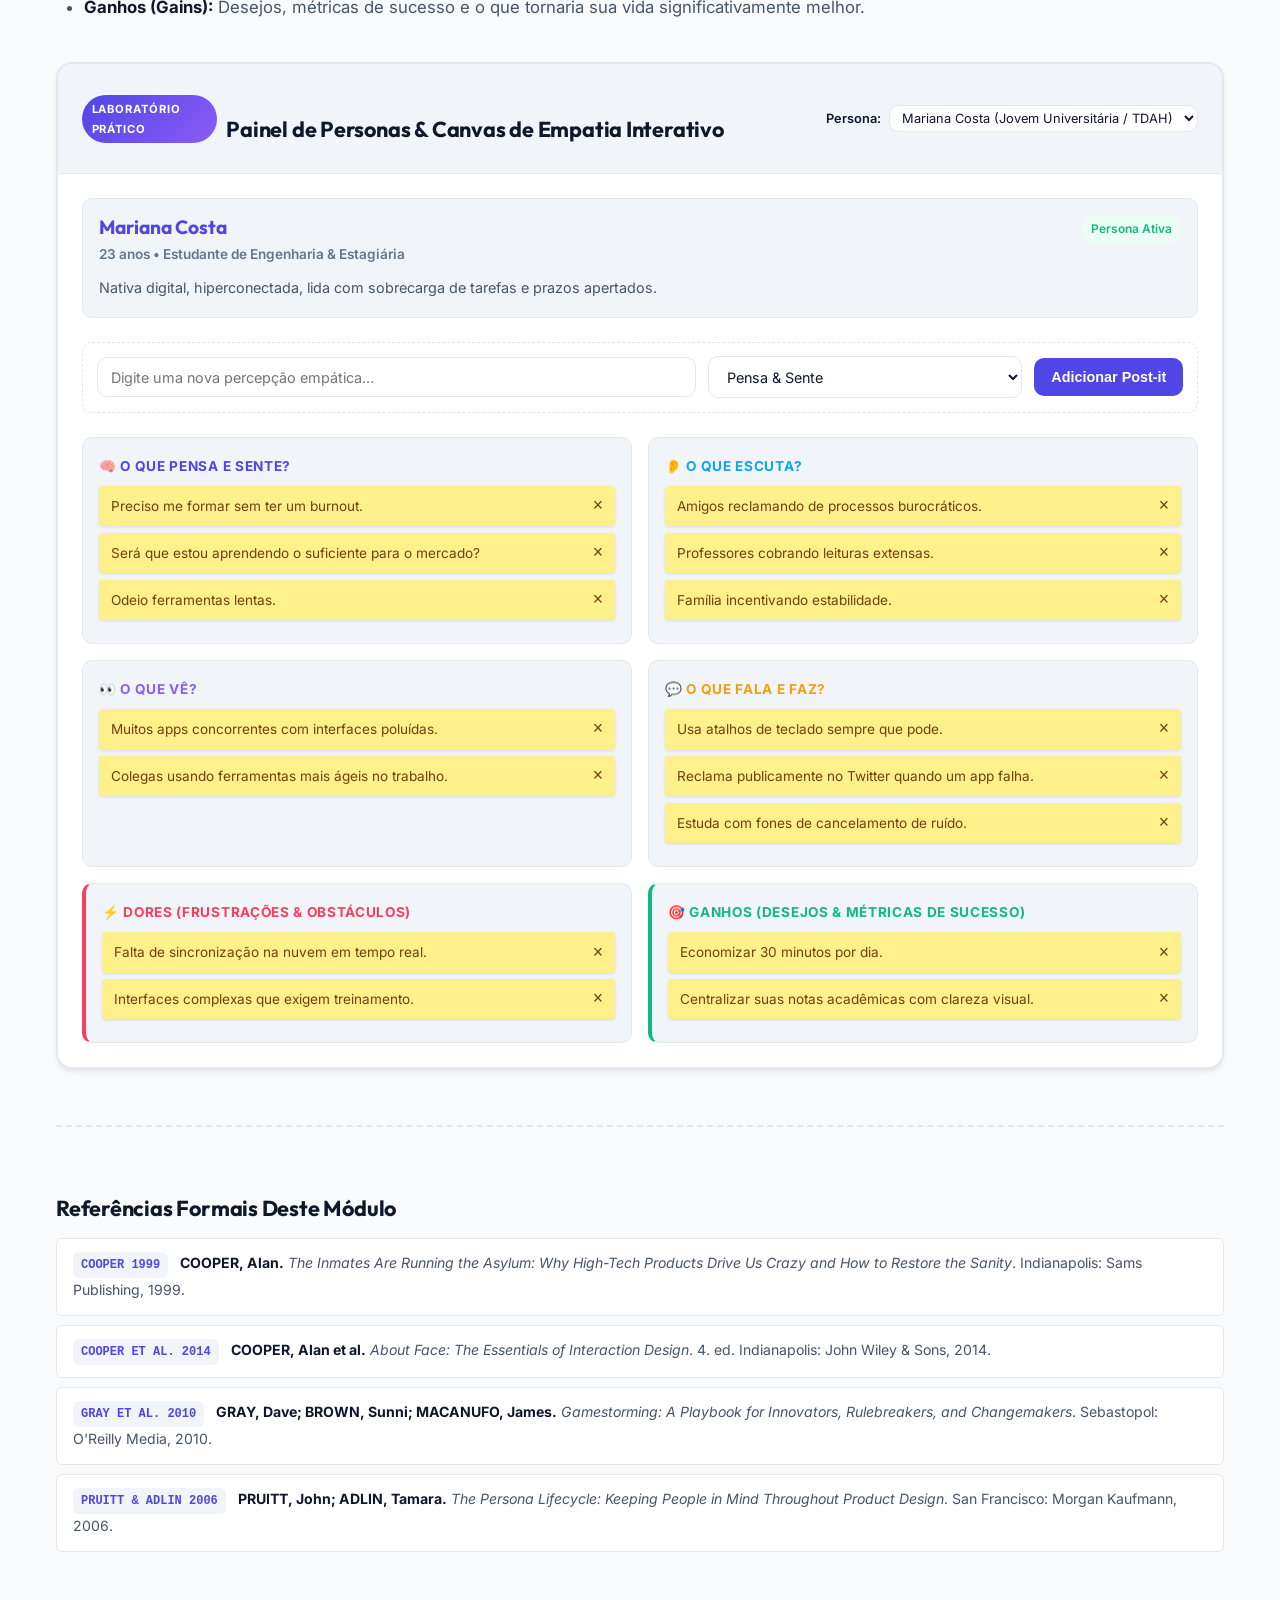
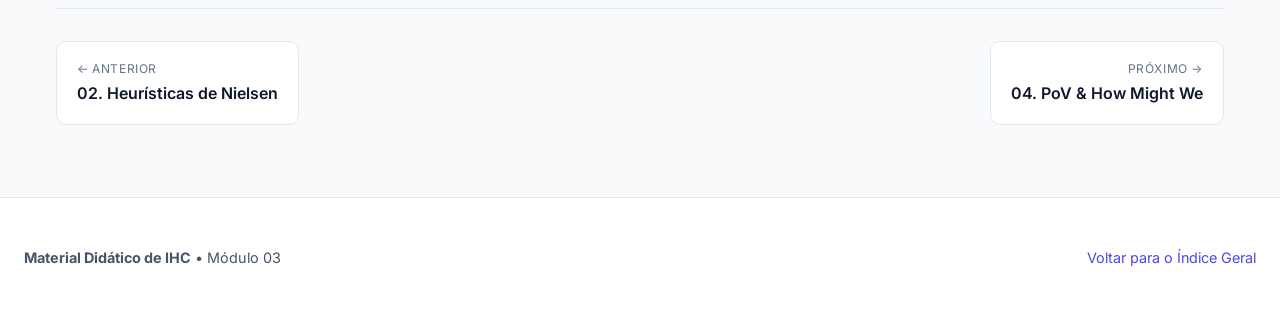
<file: pages/03-personas-mapas-empatia.html>
<!DOCTYPE html>
<html lang="pt-BR">
<head>
  <meta charset="UTF-8">
  <meta name="viewport" content="width=device-width, initial-scale=1.0">
  <title>03. Personas & Mapas de Empatia | IHC</title>
  <meta name="description" content="Design Direcionado a Metas (Goal-Directed Design) por Alan Cooper e Mapas de Empatia por Dave Gray: ferramentas essenciais para modelar o usuário em IHC.">
  <link rel="stylesheet" href="../assets/css/main.css">
  <link rel="stylesheet" href="../assets/css/widgets.css">
</head>
<body>

  <header class="navbar">
    <div class="nav-container">
      <a href="../index.html" class="nav-brand">
        <span class="brand-badge">IHC</span>
        <span>Material Didático</span>
      </a>

      <nav>
        <ul class="nav-links">
          <li><a href="02-heuristicas-nielsen.html" class="nav-link">&larr; 02. Heurísticas</a></li>
          <li><a href="04-pov-how-might-we.html" class="nav-link">04. PoV & HMW &rarr;</a></li>
        </ul>
      </nav>

      <div class="nav-actions">
        <button id="theme-toggle" class="btn-icon" aria-label="Alternar tema"></button>
      </div>
    </div>
  </header>

  <main class="main-wrapper">
    <nav class="breadcrumbs" aria-label="Breadcrumb">
      <a href="../index.html">Início</a>
      <span>/</span>
      <span class="current">03. Personas & Mapas de Empatia</span>
    </nav>

    <header class="page-header">
      <div class="page-meta">
        <span class="badge category-empatia">Módulo 03 &bull; Empatia & Pesquisa</span>
        <span style="font-size: 0.85rem; color: var(--text-muted);">Tempo estimado: 25 min</span>
      </div>
      <h1 class="page-title">Personas & Mapas de Empatia</h1>
      <p class="page-subtitle">
        Como projetar para pessoas reais sem cair na armadilha do "usuário elástico": a teoria do Goal-Directed Design de Alan Cooper e a cartografia empática de Dave Gray.
      </p>
    </header>

    <div class="content-grid">
      <article class="article-content">
        <h2>1. O Problema do "Usuário Elástico" e a Criação de Personas</h2>
        <p>
          Em equipes de desenvolvimento sem metodologia de IHC, é comum a equipe referir-se genericamente ao "usuário". Alan Cooper (1999) denominou esse fenômeno de <strong>"Usuário Elástico" (Elastic User)</strong>: quando o programador quer uma solução rápida, ele imagina que o usuário é um expert técnico; quando o designer quer simplificar, imagina que o usuário é preguiçoso; quando o marketing quer vender, imagina que o usuário quer infinitas funcionalidades.
        </p>

        <div class="callout callout-theory">
          <div class="callout-title">O Conceito Formal de Persona (Cooper, 1999)</div>
          <p>
            Uma <strong>Persona</strong> é um arquétipo concreto e detalhado de um usuário real, construído com base em pesquisas qualitativas (entrevistas, observação etnográfica e análise de padrões de comportamento), e não em estereótipos ou imaginações da equipe.
          </p>
          <p style="margin-top:0.5rem; margin-bottom:0;">
            <em>"Se você projetar para todo mundo, você não atende ninguém perfeitamente. Ao projetar com precisão cirúrgica para uma persona primária bem definida, você encanta a ampla maioria."</em> (Alan Cooper)
          </p>
        </div>

        <h2>2. Tipos de Metas no Goal-Directed Design</h2>
        <p>
          No método de Cooper et al. (2014), personas são orientadas a <strong>metas</strong>, divididas em três níveis:
        </p>
        <ul>
          <li><strong>Metas de Experiência (Experience Goals):</strong> Como o usuário quer se sentir ao usar a tecnologia (ex: sentir-se no controle, confiante, sem estresse ou sem sensação de incompetência).</li>
          <li><strong>Metas Finais / De Tarefa (End Goals):</strong> O que ele precisa realizar concretamente (ex: emitir um relatório fiscal em 2 minutos, conferir o extrato bancário).</li>
          <li><strong>Metas de Vida (Life Goals):</strong> As aspirações profundas de longo prazo (ex: ser promovido na carreira, ser um pai presente, ter tranquilidade financeira).</li>
        </ul>

        <h2>3. O Mapa de Empatia (Dave Gray / XPLANE)</h2>
        <p>
          Criado por Dave Gray (2010), o <strong>Mapa de Empatia</strong> é uma ferramenta colaborativa visual que ajuda equipes multidisciplinares a sintetizarem observações de campo e se colocarem nos sapatos do usuário, compreendendo o seu ecossistema mental e sensorial:
        </p>
        <ul>
          <li><strong>O que Pensa e Sente:</strong> As preocupações íntimas, ansiedades, sonhos e crenças que nem sempre são ditas abertamente.</li>
          <li><strong>O que Escuta:</strong> A influência de amigos, familiares, chefia, colegas e meios de comunicação.</li>
          <li><strong>O que Vê:</strong> O ambiente físico, as interfaces concorrentes que ele utiliza diariamente e o comportamento dos seus pares.</li>
          <li><strong>O que Fala e Faz:</strong> A sua atitude observável em público, sua rotina e como ele expressa suas opiniões.</li>
          <li><strong>Dores (Pains):</strong> Obstáculos, medos, fricções, riscos percebidos e frustrações com ferramentas atuais.</li>
          <li><strong>Ganhos (Gains):</strong> Desejos, métricas de sucesso e o que tornaria sua vida significativamente melhor.</li>
        </ul>

        <!-- WIDGET 03: Construtor Dinâmico de Persona e Mapa de Empatia -->
        <div class="interactive-sandbox">
          <div class="sandbox-header">
            <div class="sandbox-title-wrap">
              <span class="sandbox-badge">Laboratório Prático</span>
              <h3 class="sandbox-title">Painel de Personas & Canvas de Empatia Interativo</h3>
            </div>
            <div style="display:flex; align-items:center; gap:0.5rem;">
              <label for="persona-preset-select" style="font-size:0.8rem; font-weight:600;">Persona:</label>
              <select id="persona-preset-select" class="widget-select" style="padding:0.25rem 0.5rem; font-size:0.8rem;">
                <option value="mariana">Mariana Costa (Jovem Universitária / TDAH)</option>
                <option value="roberto">Roberto Mendes (Diretor Comercial Sênior)</option>
              </select>
            </div>
          </div>
          <div class="sandbox-body">
            <!-- Cartão Resumo da Persona -->
            <div style="background:var(--bg-subtle); border:1px solid var(--border-color); border-radius:var(--radius-md); padding:1rem; margin-bottom:1.5rem; display:flex; justify-content:space-between; align-items:flex-start; flex-wrap:wrap; gap:1rem;">
              <div>
                <h3 id="persona-display-name" style="margin:0; font-size:1.2rem; color:var(--primary);">Mariana Costa</h3>
                <div id="persona-display-meta" style="font-size:0.85rem; color:var(--text-muted); font-weight:600; margin:0.2rem 0 0.5rem;">23 anos • Estudante de Engenharia</div>
                <p id="persona-display-bio" style="font-size:0.9rem; margin:0; max-width:650px;">Nativa digital, hiperconectada, lida com sobrecarga de tarefas e prazos apertados.</p>
              </div>
              <span class="badge" style="background:var(--accent-emerald-light); color:var(--accent-emerald);">Persona Ativa</span>
            </div>

            <!-- Adicionar Post-it Interativo -->
            <div style="background:var(--bg-surface); border:1px dashed var(--border-color); border-radius:var(--radius-md); padding:0.85rem; margin-bottom:1.5rem; display:flex; gap:0.75rem; flex-wrap:wrap; align-items:center;">
              <input type="text" id="sticky-note-input" class="widget-input" placeholder="Digite uma nova percepção empática..." style="flex:2; min-width:200px;">
              <select id="sticky-quadrant-select" class="widget-select" style="flex:1; min-width:160px;">
                <option value="pensa-sente">Pensa & Sente</option>
                <option value="escuta">Escuta</option>
                <option value="ve">Vê</option>
                <option value="fala-faz">Fala & Faz</option>
                <option value="dores">Dores</option>
                <option value="ganhos">Ganhos</option>
              </select>
              <button class="btn btn-primary" id="add-sticky-btn" style="padding:0.6rem 1rem;">Adicionar Post-it</button>
            </div>

            <!-- Canvas de Empatia Quadrantes -->
            <div class="empathy-canvas">
              <div class="empathy-quadrant">
                <div class="quadrant-header" style="color:var(--primary);">🧠 O que Pensa e Sente?</div>
                <div id="quadrant-pensa-sente"></div>
              </div>
              <div class="empathy-quadrant">
                <div class="quadrant-header" style="color:var(--accent-sky);">👂 O que Escuta?</div>
                <div id="quadrant-escuta"></div>
              </div>
              <div class="empathy-quadrant">
                <div class="quadrant-header" style="color:var(--accent-purple);">👀 O que Vê?</div>
                <div id="quadrant-ve"></div>
              </div>
              <div class="empathy-quadrant">
                <div class="quadrant-header" style="color:var(--accent-amber);">💬 O que Fala e Faz?</div>
                <div id="quadrant-fala-faz"></div>
              </div>
              <div class="empathy-quadrant" style="border-left:4px solid var(--accent-rose);">
                <div class="quadrant-header" style="color:var(--accent-rose);">⚡ Dores (Frustrações & Obstáculos)</div>
                <div id="quadrant-dores"></div>
              </div>
              <div class="empathy-quadrant" style="border-left:4px solid var(--accent-emerald);">
                <div class="quadrant-header" style="color:var(--accent-emerald);">🎯 Ganhos (Desejos & Métricas de Sucesso)</div>
                <div id="quadrant-ganhos"></div>
              </div>
            </div>
          </div>
        </div>

        <section class="references-section">
          <h3>Referências Formais Deste Módulo</h3>
          <ul class="references-list">
            <li class="ref-item">
              <span class="ref-badge">COOPER 1999</span>
              <strong>COOPER, Alan.</strong> <em>The Inmates Are Running the Asylum: Why High-Tech Products Drive Us Crazy and How to Restore the Sanity</em>. Indianapolis: Sams Publishing, 1999.
            </li>
            <li class="ref-item">
              <span class="ref-badge">COOPER ET AL. 2014</span>
              <strong>COOPER, Alan et al.</strong> <em>About Face: The Essentials of Interaction Design</em>. 4. ed. Indianapolis: John Wiley & Sons, 2014.
            </li>
            <li class="ref-item">
              <span class="ref-badge">GRAY ET AL. 2010</span>
              <strong>GRAY, Dave; BROWN, Sunni; MACANUFO, James.</strong> <em>Gamestorming: A Playbook for Innovators, Rulebreakers, and Changemakers</em>. Sebastopol: O'Reilly Media, 2010.
            </li>
            <li class="ref-item">
              <span class="ref-badge">PRUITT & ADLIN 2006</span>
              <strong>PRUITT, John; ADLIN, Tamara.</strong> <em>The Persona Lifecycle: Keeping People in Mind Throughout Product Design</em>. San Francisco: Morgan Kaufmann, 2006.
            </li>
          </ul>
        </section>

        <div class="page-nav-controls">
          <a href="02-heuristicas-nielsen.html" class="nav-page-btn">
            <span class="nav-page-sub">&larr; Anterior</span>
            <span class="nav-page-title">02. Heurísticas de Nielsen</span>
          </a>
          <a href="04-pov-how-might-we.html" class="nav-page-btn next">
            <span class="nav-page-sub">Próximo &rarr;</span>
            <span class="nav-page-title">04. PoV & How Might We</span>
          </a>
        </div>
      </article>
    </div>
  </main>

  <footer class="site-footer">
    <div class="footer-container">
      <div><strong>Material Didático de IHC</strong> &bull; Módulo 03</div>
      <a href="../index.html">Voltar para o Índice Geral</a>
    </div>
  </footer>

  <script src="../assets/js/main.js"></script>
  <script src="../assets/js/widgets/03-persona-map.js"></script>
</body>
</html>
</file>
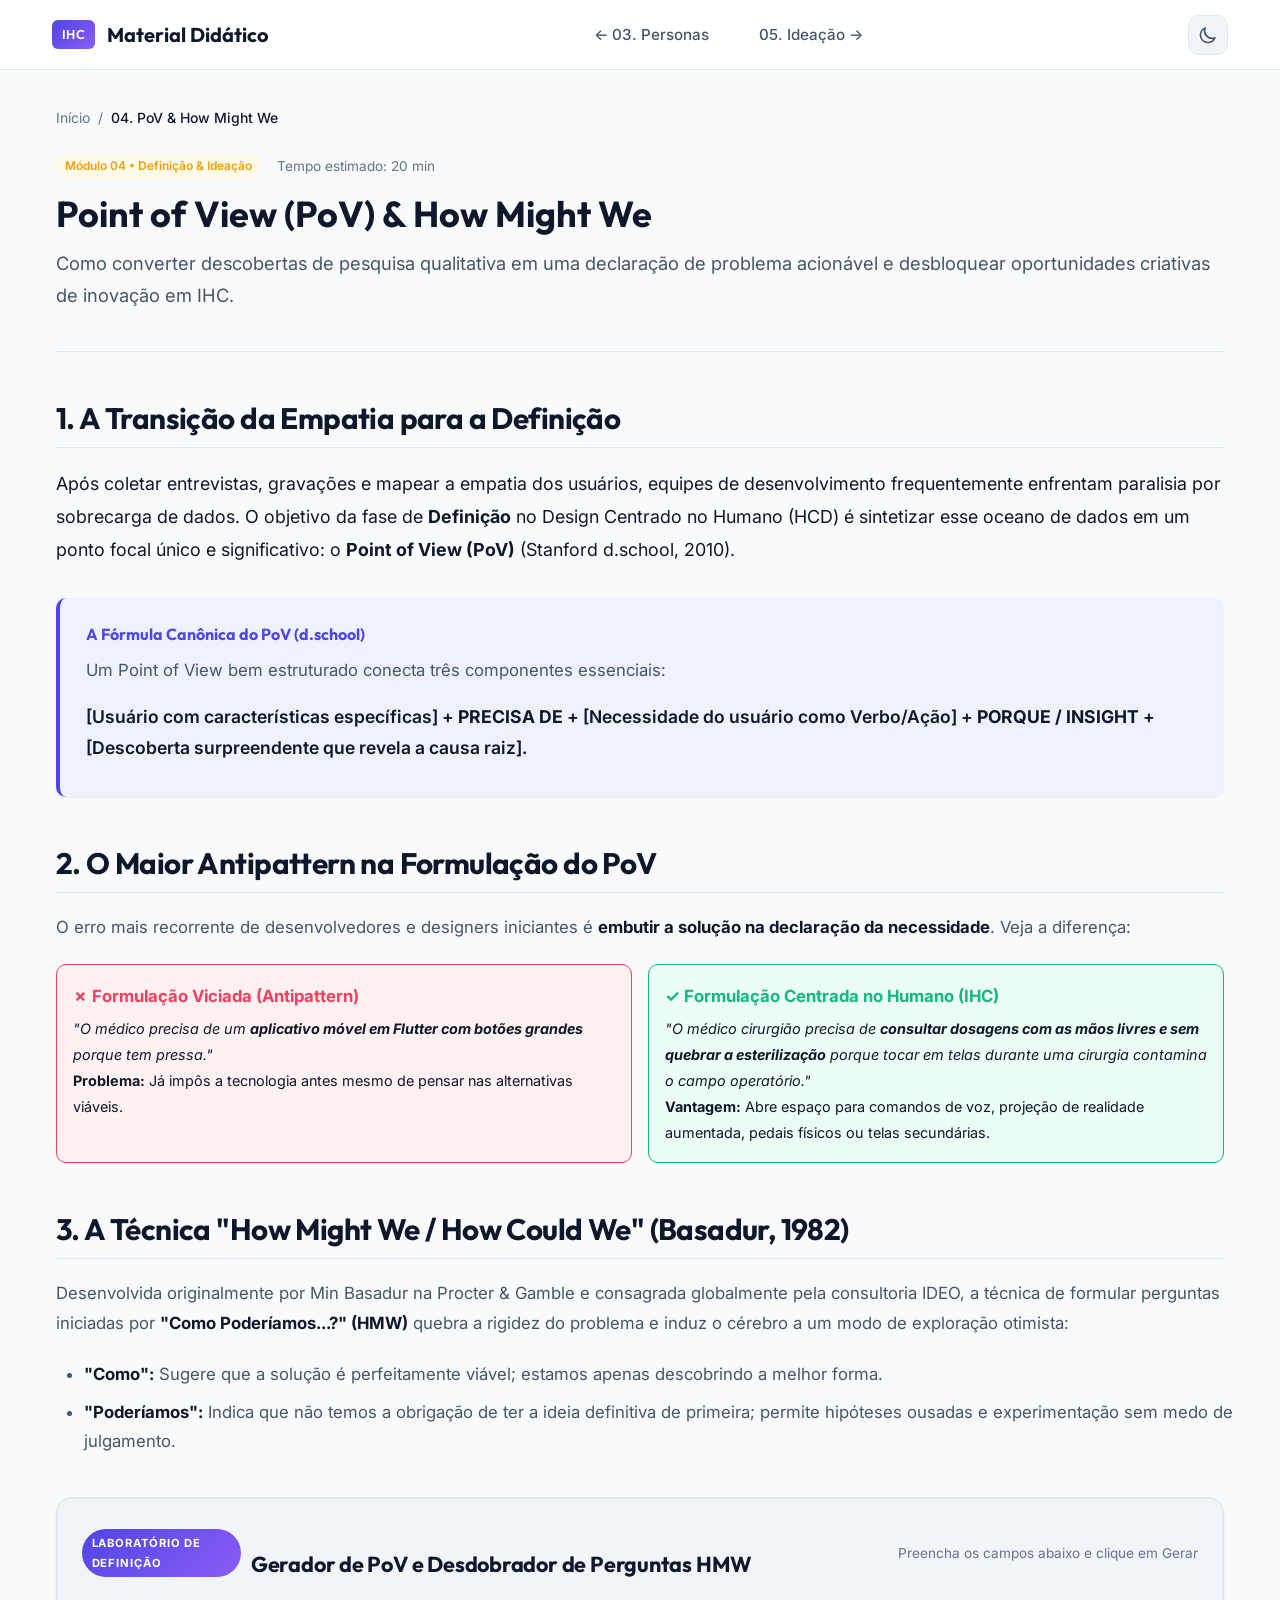
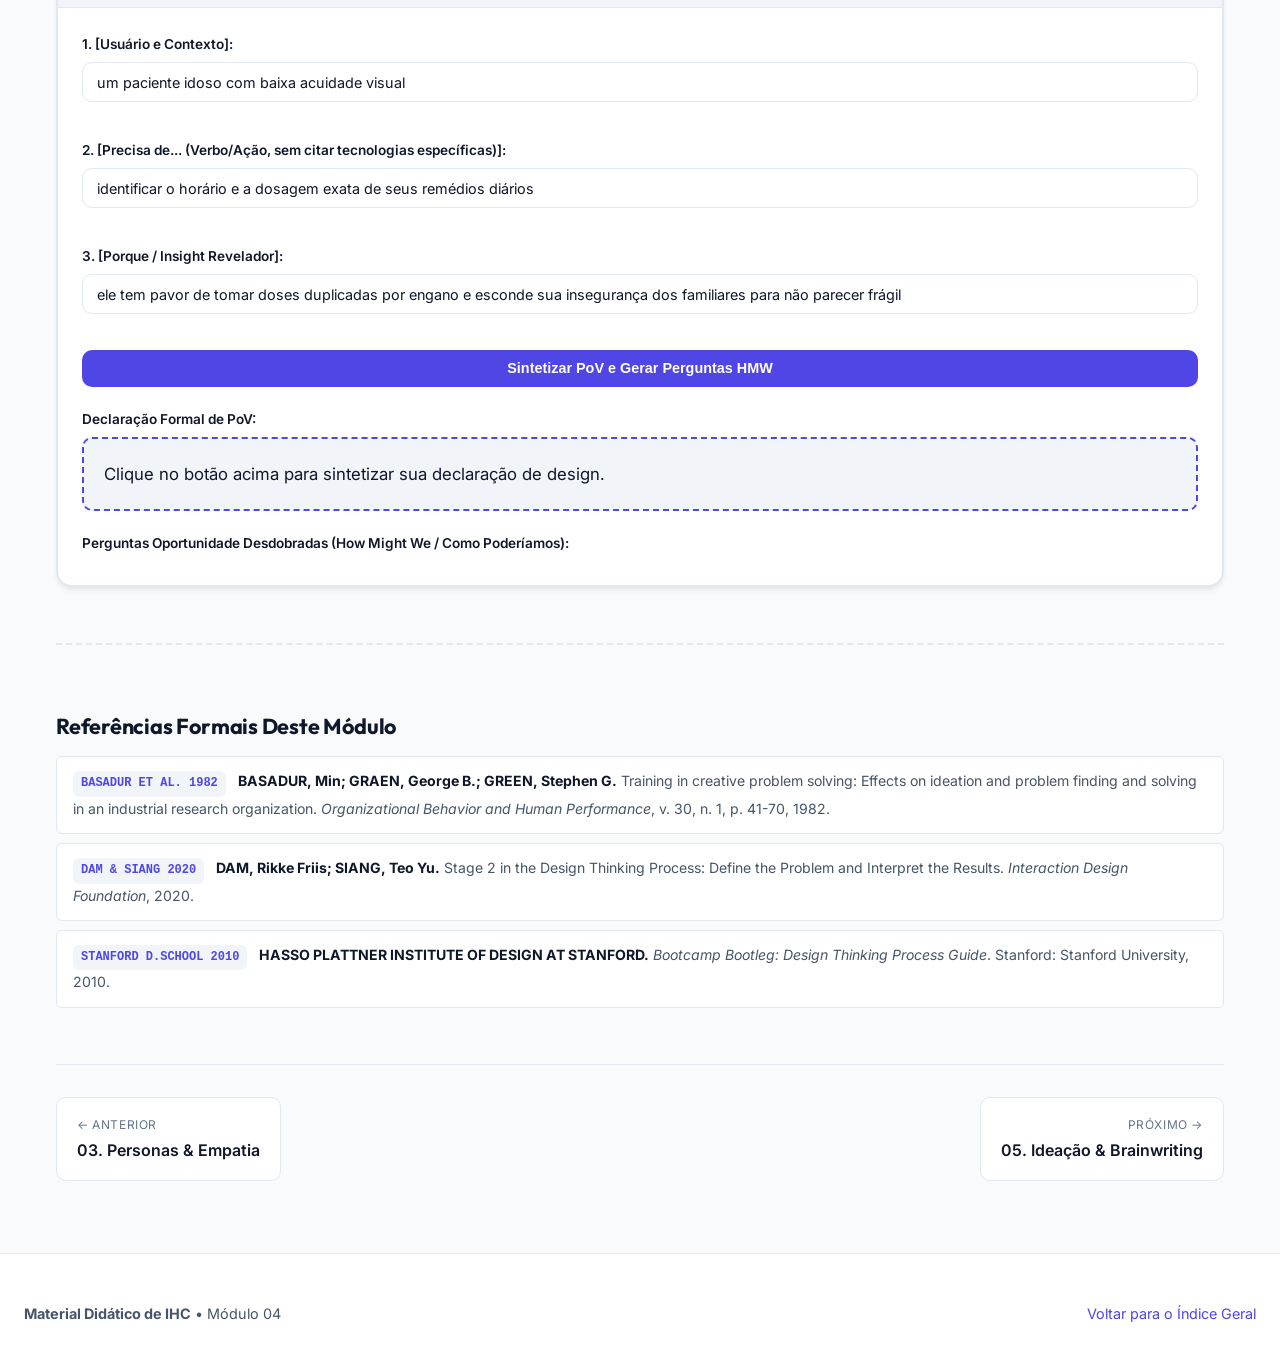
<file: pages/04-pov-how-might-we.html>
<!DOCTYPE html>
<html lang="pt-BR">
<head>
  <meta charset="UTF-8">
  <meta name="viewport" content="width=device-width, initial-scale=1.0">
  <title>04. Point of View (PoV) & How Might We | IHC</title>
  <meta name="description" content="Aprenda a estruturar o Point of View (PoV) e formular perguntas geradoras 'How Might We' (Como Poderíamos) para orientar o design centrado no ser humano.">
  <link rel="stylesheet" href="../assets/css/main.css">
  <link rel="stylesheet" href="../assets/css/widgets.css">
</head>
<body>

  <header class="navbar">
    <div class="nav-container">
      <a href="../index.html" class="nav-brand">
        <span class="brand-badge">IHC</span>
        <span>Material Didático</span>
      </a>

      <nav>
        <ul class="nav-links">
          <li><a href="03-personas-mapas-empatia.html" class="nav-link">&larr; 03. Personas</a></li>
          <li><a href="05-brainwriting-ideacao.html" class="nav-link">05. Ideação &rarr;</a></li>
        </ul>
      </nav>

      <div class="nav-actions">
        <button id="theme-toggle" class="btn-icon" aria-label="Alternar tema"></button>
      </div>
    </div>
  </header>

  <main class="main-wrapper">
    <nav class="breadcrumbs" aria-label="Breadcrumb">
      <a href="../index.html">Início</a>
      <span>/</span>
      <span class="current">04. PoV & How Might We</span>
    </nav>

    <header class="page-header">
      <div class="page-meta">
        <span class="badge category-ideacao">Módulo 04 &bull; Definição & Ideação</span>
        <span style="font-size: 0.85rem; color: var(--text-muted);">Tempo estimado: 20 min</span>
      </div>
      <h1 class="page-title">Point of View (PoV) & How Might We</h1>
      <p class="page-subtitle">
        Como converter descobertas de pesquisa qualitativa em uma declaração de problema acionável e desbloquear oportunidades criativas de inovação em IHC.
      </p>
    </header>

    <div class="content-grid">
      <article class="article-content">
        <h2>1. A Transição da Empatia para a Definição</h2>
        <p>
          Após coletar entrevistas, gravações e mapear a empatia dos usuários, equipes de desenvolvimento frequentemente enfrentam paralisia por sobrecarga de dados. O objetivo da fase de <strong>Definição</strong> no Design Centrado no Humano (HCD) é sintetizar esse oceano de dados em um ponto focal único e significativo: o <strong>Point of View (PoV)</strong> (Stanford d.school, 2010).
        </p>

        <div class="callout callout-theory">
          <div class="callout-title">A Fórmula Canônica do PoV (d.school)</div>
          <p>
            Um Point of View bem estruturado conecta três componentes essenciais:
          </p>
          <p style="font-size:1.1rem; font-weight:600; color:var(--text-primary); margin:0.75rem 0;">
            [Usuário com características específicas] + <strong>PRECISA DE</strong> + [Necessidade do usuário como Verbo/Ação] + <strong>PORQUE / INSIGHT</strong> + [Descoberta surpreendente que revela a causa raiz].
          </p>
        </div>

        <h2>2. O Maior Antipattern na Formulação do PoV</h2>
        <p>
          O erro mais recorrente de desenvolvedores e designers iniciantes é <strong>embutir a solução na declaração da necessidade</strong>. Veja a diferença:
        </p>

        <div style="display:grid; grid-template-columns: 1fr 1fr; gap:1rem; margin:1.25rem 0;">
          <div style="background:var(--accent-rose-light); border:1px solid var(--accent-rose); padding:1rem; border-radius:var(--radius-md);">
            <div style="font-weight:700; color:var(--accent-rose); margin-bottom:0.35rem;">✗ Formulação Viciada (Antipattern)</div>
            <p style="font-size:0.9rem; margin:0; color:var(--text-primary);">
              <em>"O médico precisa de um <strong>aplicativo móvel em Flutter com botões grandes</strong> porque tem pressa."</em><br>
              <strong>Problema:</strong> Já impôs a tecnologia antes mesmo de pensar nas alternativas viáveis.
            </p>
          </div>
          <div style="background:var(--accent-emerald-light); border:1px solid var(--accent-emerald); padding:1rem; border-radius:var(--radius-md);">
            <div style="font-weight:700; color:var(--accent-emerald); margin-bottom:0.35rem;">✓ Formulação Centrada no Humano (IHC)</div>
            <p style="font-size:0.9rem; margin:0; color:var(--text-primary);">
              <em>"O médico cirurgião precisa de <strong>consultar dosagens com as mãos livres e sem quebrar a esterilização</strong> porque tocar em telas durante uma cirurgia contamina o campo operatório."</em><br>
              <strong>Vantagem:</strong> Abre espaço para comandos de voz, projeção de realidade aumentada, pedais físicos ou telas secundárias.
            </p>
          </div>
        </div>

        <h2>3. A Técnica "How Might We / How Could We" (Basadur, 1982)</h2>
        <p>
          Desenvolvida originalmente por Min Basadur na Procter & Gamble e consagrada globalmente pela consultoria IDEO, a técnica de formular perguntas iniciadas por <strong>"Como Poderíamos...?" (HMW)</strong> quebra a rigidez do problema e induz o cérebro a um modo de exploração otimista:
        </p>
        <ul>
          <li><strong>"Como":</strong> Sugere que a solução é perfeitamente viável; estamos apenas descobrindo a melhor forma.</li>
          <li><strong>"Poderíamos":</strong> Indica que não temos a obrigação de ter a ideia definitiva de primeira; permite hipóteses ousadas e experimentação sem medo de julgamento.</li>
        </ul>

        <!-- WIDGET 04: Construtor Interativo de PoV e HMW -->
        <div class="interactive-sandbox">
          <div class="sandbox-header">
            <div class="sandbox-title-wrap">
              <span class="sandbox-badge">Laboratório de Definição</span>
              <h3 class="sandbox-title">Gerador de PoV e Desdobrador de Perguntas HMW</h3>
            </div>
            <span class="sandbox-instructions">Preencha os campos abaixo e clique em Gerar</span>
          </div>
          <div class="sandbox-body">
            <div class="formula-builder">
              <div class="widget-form-group">
                <label class="widget-label" for="pov-user">1. [Usuário e Contexto]:</label>
                <input type="text" id="pov-user" class="widget-input" value="um paciente idoso com baixa acuidade visual" placeholder="Ex: um estagiário de direito sobrecarregado">
              </div>

              <div class="widget-form-group">
                <label class="widget-label" for="pov-need">2. [Precisa de... (Verbo/Ação, sem citar tecnologias específicas)]:</label>
                <input type="text" id="pov-need" class="widget-input" value="identificar o horário e a dosagem exata de seus remédios diários" placeholder="Ex: revisar minutas contratuais com segurança">
              </div>

              <div class="widget-form-group">
                <label class="widget-label" for="pov-insight">3. [Porque / Insight Revelador]:</label>
                <input type="text" id="pov-insight" class="widget-input" value="ele tem pavor de tomar doses duplicadas por engano e esconde sua insegurança dos familiares para não parecer frágil" placeholder="Ex: a linguagem jurídica tradicional omite cláusulas de risco">
              </div>

              <button class="btn btn-primary" id="pov-generate-btn">
                Sintetizar PoV e Gerar Perguntas HMW
              </button>

              <!-- Alerta de Antipattern Dinâmico -->
              <div id="pov-antipattern-alert" class="callout callout-warning" style="display:none; margin:0.75rem 0;"></div>

              <div>
                <div class="widget-label">Declaração Formal de PoV:</div>
                <div id="pov-preview-result" class="result-card-preview">
                  Clique no botão acima para sintetizar sua declaração de design.
                </div>
              </div>

              <div>
                <div class="widget-label">Perguntas Oportunidade Desdobradas (How Might We / Como Poderíamos):</div>
                <div id="hmw-variations-container"></div>
              </div>
            </div>
          </div>
        </div>

        <section class="references-section">
          <h3>Referências Formais Deste Módulo</h3>
          <ul class="references-list">
            <li class="ref-item">
              <span class="ref-badge">BASADUR ET AL. 1982</span>
              <strong>BASADUR, Min; GRAEN, George B.; GREEN, Stephen G.</strong> Training in creative problem solving: Effects on ideation and problem finding and solving in an industrial research organization. <em>Organizational Behavior and Human Performance</em>, v. 30, n. 1, p. 41-70, 1982.
            </li>
            <li class="ref-item">
              <span class="ref-badge">DAM & SIANG 2020</span>
              <strong>DAM, Rikke Friis; SIANG, Teo Yu.</strong> Stage 2 in the Design Thinking Process: Define the Problem and Interpret the Results. <em>Interaction Design Foundation</em>, 2020.
            </li>
            <li class="ref-item">
              <span class="ref-badge">STANFORD D.SCHOOL 2010</span>
              <strong>HASSO PLATTNER INSTITUTE OF DESIGN AT STANFORD.</strong> <em>Bootcamp Bootleg: Design Thinking Process Guide</em>. Stanford: Stanford University, 2010.
            </li>
          </ul>
        </section>

        <div class="page-nav-controls">
          <a href="03-personas-mapas-empatia.html" class="nav-page-btn">
            <span class="nav-page-sub">&larr; Anterior</span>
            <span class="nav-page-title">03. Personas & Empatia</span>
          </a>
          <a href="05-brainwriting-ideacao.html" class="nav-page-btn next">
            <span class="nav-page-sub">Próximo &rarr;</span>
            <span class="nav-page-title">05. Ideação & Brainwriting</span>
          </a>
        </div>
      </article>
    </div>
  </main>

  <footer class="site-footer">
    <div class="footer-container">
      <div><strong>Material Didático de IHC</strong> &bull; Módulo 04</div>
      <a href="../index.html">Voltar para o Índice Geral</a>
    </div>
  </footer>

  <script src="../assets/js/main.js"></script>
  <script src="../assets/js/widgets/04-pov-hmw.js"></script>
</body>
</html>
</file>
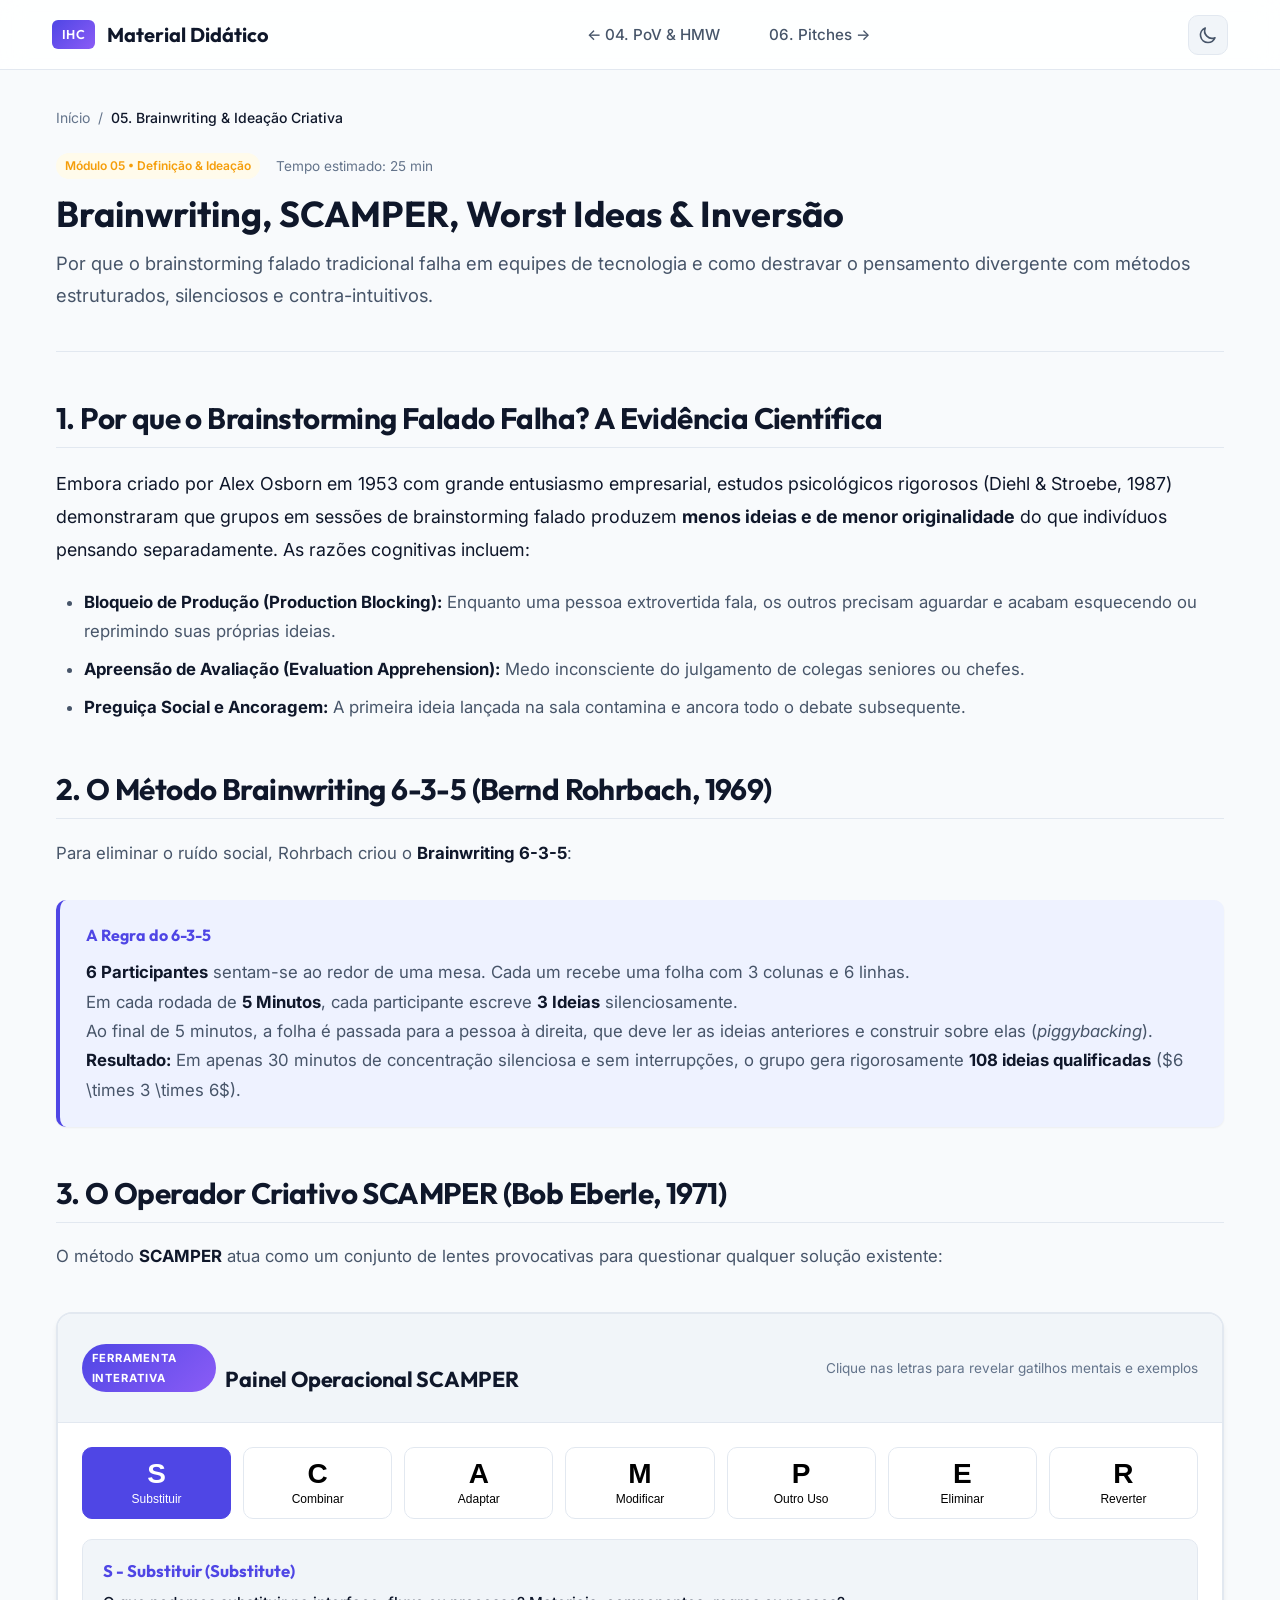
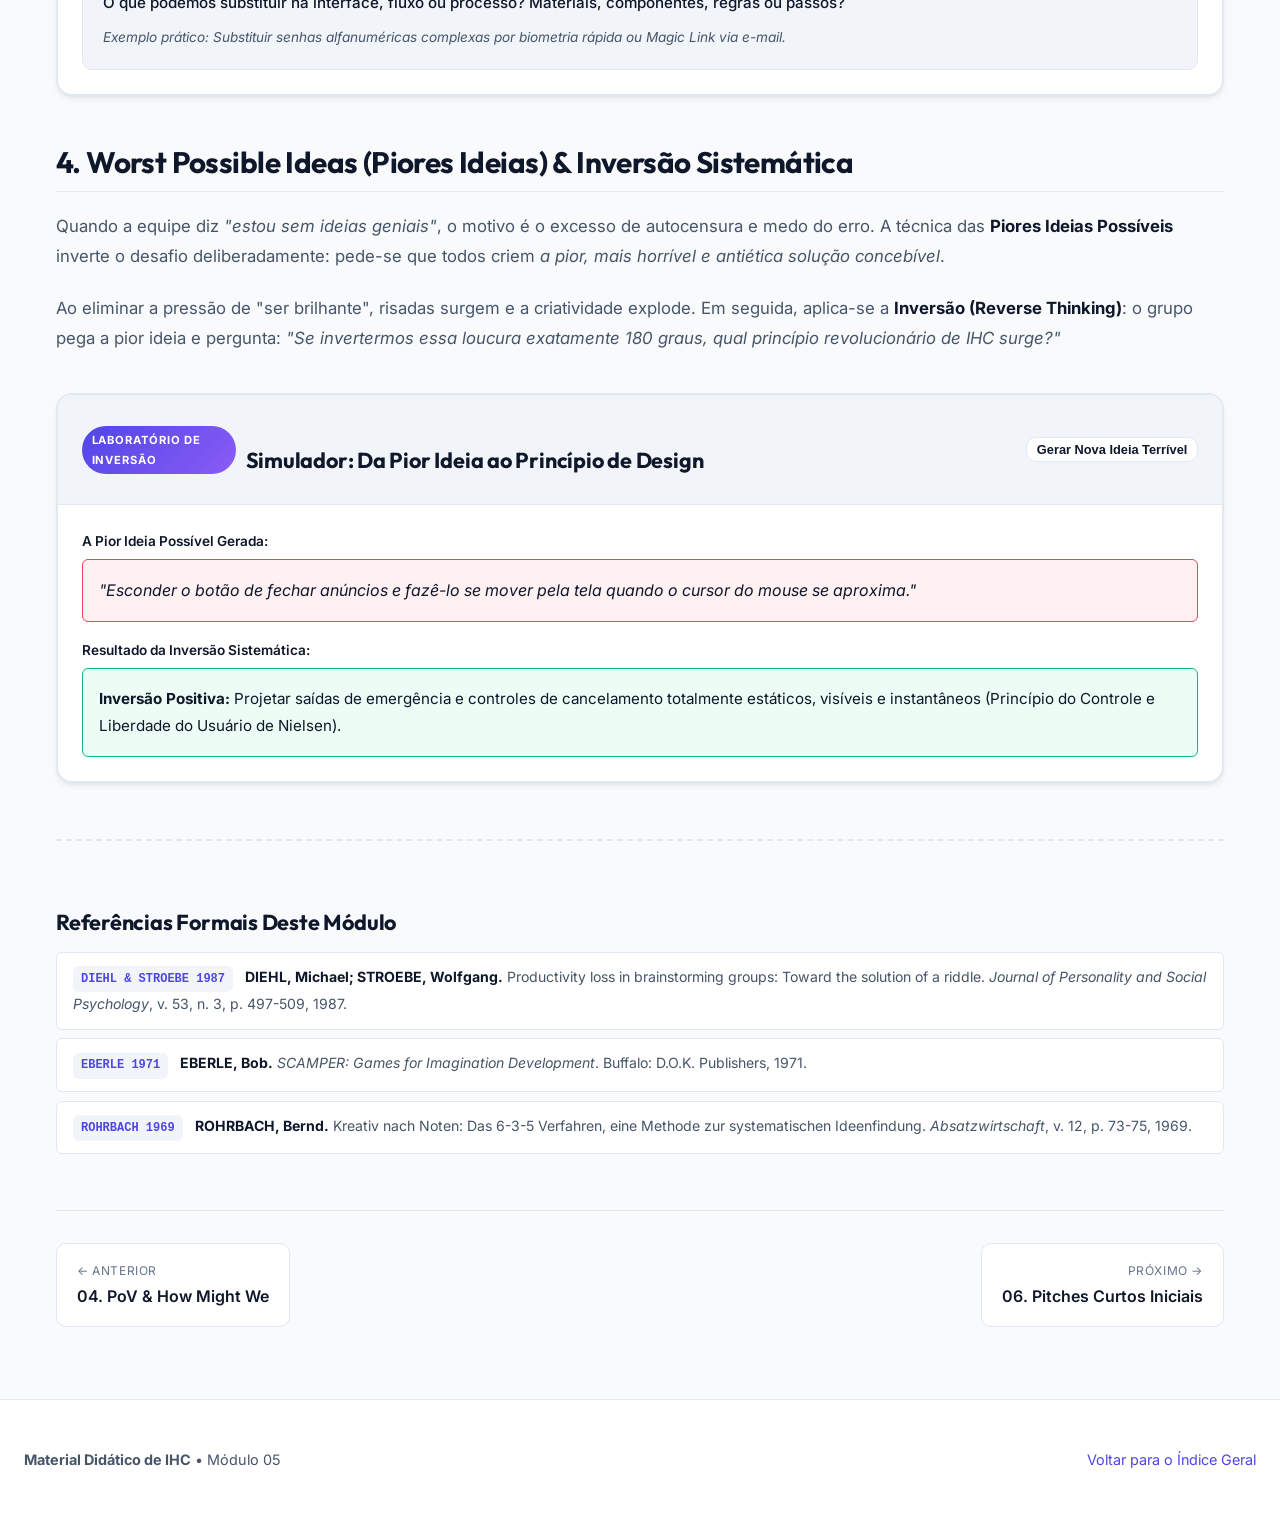
<file: pages/05-brainwriting-ideacao.html>
<!DOCTYPE html>
<html lang="pt-BR">
<head>
  <meta charset="UTF-8">
  <meta name="viewport" content="width=device-width, initial-scale=1.0">
  <title>05. Brainwriting, SCAMPER & Piores Ideias | IHC</title>
  <meta name="description" content="Técnicas avançadas de ideação para IHC: Brainwriting 6-3-5 de Rohrbach, SCAMPER de Eberle, Worst Possible Ideas e Inversão de premissas.">
  <link rel="stylesheet" href="../assets/css/main.css">
  <link rel="stylesheet" href="../assets/css/widgets.css">
</head>
<body>

  <header class="navbar">
    <div class="nav-container">
      <a href="../index.html" class="nav-brand">
        <span class="brand-badge">IHC</span>
        <span>Material Didático</span>
      </a>

      <nav>
        <ul class="nav-links">
          <li><a href="04-pov-how-might-we.html" class="nav-link">&larr; 04. PoV & HMW</a></li>
          <li><a href="06-pitches-curtos.html" class="nav-link">06. Pitches &rarr;</a></li>
        </ul>
      </nav>

      <div class="nav-actions">
        <button id="theme-toggle" class="btn-icon" aria-label="Alternar tema"></button>
      </div>
    </div>
  </header>

  <main class="main-wrapper">
    <nav class="breadcrumbs" aria-label="Breadcrumb">
      <a href="../index.html">Início</a>
      <span>/</span>
      <span class="current">05. Brainwriting & Ideação Criativa</span>
    </nav>

    <header class="page-header">
      <div class="page-meta">
        <span class="badge category-ideacao">Módulo 05 &bull; Definição & Ideação</span>
        <span style="font-size: 0.85rem; color: var(--text-muted);">Tempo estimado: 25 min</span>
      </div>
      <h1 class="page-title">Brainwriting, SCAMPER, Worst Ideas & Inversão</h1>
      <p class="page-subtitle">
        Por que o brainstorming falado tradicional falha em equipes de tecnologia e como destravar o pensamento divergente com métodos estruturados, silenciosos e contra-intuitivos.
      </p>
    </header>

    <div class="content-grid">
      <article class="article-content">
        <h2>1. Por que o Brainstorming Falado Falha? A Evidência Científica</h2>
        <p>
          Embora criado por Alex Osborn em 1953 com grande entusiasmo empresarial, estudos psicológicos rigorosos (Diehl & Stroebe, 1987) demonstraram que grupos em sessões de brainstorming falado produzem <strong>menos ideias e de menor originalidade</strong> do que indivíduos pensando separadamente. As razões cognitivas incluem:
        </p>
        <ul>
          <li><strong>Bloqueio de Produção (Production Blocking):</strong> Enquanto uma pessoa extrovertida fala, os outros precisam aguardar e acabam esquecendo ou reprimindo suas próprias ideias.</li>
          <li><strong>Apreensão de Avaliação (Evaluation Apprehension):</strong> Medo inconsciente do julgamento de colegas seniores ou chefes.</li>
          <li><strong>Preguiça Social e Ancoragem:</strong> A primeira ideia lançada na sala contamina e ancora todo o debate subsequente.</li>
        </ul>

        <h2>2. O Método Brainwriting 6-3-5 (Bernd Rohrbach, 1969)</h2>
        <p>
          Para eliminar o ruído social, Rohrbach criou o <strong>Brainwriting 6-3-5</strong>:
        </p>
        <div class="callout callout-theory">
          <div class="callout-title">A Regra do 6-3-5</div>
          <p>
            <strong>6 Participantes</strong> sentam-se ao redor de uma mesa. Cada um recebe uma folha com 3 colunas e 6 linhas.<br>
            Em cada rodada de <strong>5 Minutos</strong>, cada participante escreve <strong>3 Ideias</strong> silenciosamente.<br>
            Ao final de 5 minutos, a folha é passada para a pessoa à direita, que deve ler as ideias anteriores e construir sobre elas (<em>piggybacking</em>).<br>
            <strong>Resultado:</strong> Em apenas 30 minutos de concentração silenciosa e sem interrupções, o grupo gera rigorosamente <strong>108 ideias qualificadas</strong> ($6 \times 3 \times 6$).
          </p>
        </div>

        <h2>3. O Operador Criativo SCAMPER (Bob Eberle, 1971)</h2>
        <p>
          O método <strong>SCAMPER</strong> atua como um conjunto de lentes provocativas para questionar qualquer solução existente:
        </p>

        <!-- WIDGET 05A: Painel Interativo SCAMPER -->
        <div class="interactive-sandbox">
          <div class="sandbox-header">
            <div class="sandbox-title-wrap">
              <span class="sandbox-badge">Ferramenta Interativa</span>
              <h3 class="sandbox-title">Painel Operacional SCAMPER</h3>
            </div>
            <span class="sandbox-instructions">Clique nas letras para revelar gatilhos mentais e exemplos</span>
          </div>
          <div class="sandbox-body">
            <div class="scamper-wheel-grid">
              <button class="scamper-letter-btn active" data-letter="S">
                <div class="scamper-letter-big">S</div>
                <div style="font-size:0.75rem;">Substituir</div>
              </button>
              <button class="scamper-letter-btn" data-letter="C">
                <div class="scamper-letter-big">C</div>
                <div style="font-size:0.75rem;">Combinar</div>
              </button>
              <button class="scamper-letter-btn" data-letter="A">
                <div class="scamper-letter-big">A</div>
                <div style="font-size:0.75rem;">Adaptar</div>
              </button>
              <button class="scamper-letter-btn" data-letter="M">
                <div class="scamper-letter-big">M</div>
                <div style="font-size:0.75rem;">Modificar</div>
              </button>
              <button class="scamper-letter-btn" data-letter="P">
                <div class="scamper-letter-big">P</div>
                <div style="font-size:0.75rem;">Outro Uso</div>
              </button>
              <button class="scamper-letter-btn" data-letter="E">
                <div class="scamper-letter-big">E</div>
                <div style="font-size:0.75rem;">Eliminar</div>
              </button>
              <button class="scamper-letter-btn" data-letter="R">
                <div class="scamper-letter-big">R</div>
                <div style="font-size:0.75rem;">Reverter</div>
              </button>
            </div>

            <div style="background:var(--bg-subtle); border:1px solid var(--border-color); border-radius:var(--radius-md); padding:1.25rem; margin-top:1.25rem;">
              <h4 id="scamper-detail-title" style="margin-bottom:0.5rem; color:var(--primary);">S - Substituir (Substitute)</h4>
              <p id="scamper-detail-question" style="font-size:0.95rem; font-weight:500; margin-bottom:0.5rem; color:var(--text-primary);">O que podemos substituir na interface, fluxo ou processo?</p>
              <div id="scamper-detail-example" style="font-size:0.85rem; color:var(--text-secondary); font-style:italic;">Exemplo prático: Substituir senhas alfanuméricas complexas por biometria rápida ou Magic Link via e-mail.</div>
            </div>
          </div>
        </div>

        <h2>4. Worst Possible Ideas (Piores Ideias) & Inversão Sistemática</h2>
        <p>
          Quando a equipe diz <em>"estou sem ideias geniais"</em>, o motivo é o excesso de autocensura e medo do erro. A técnica das <strong>Piores Ideias Possíveis</strong> inverte o desafio deliberadamente: pede-se que todos criem <em>a pior, mais horrível e antiética solução concebível</em>.
        </p>
        <p>
          Ao eliminar a pressão de "ser brilhante", risadas surgem e a criatividade explode. Em seguida, aplica-se a <strong>Inversão (Reverse Thinking)</strong>: o grupo pega a pior ideia e pergunta: <em>"Se invertermos essa loucura exatamente 180 graus, qual princípio revolucionário de IHC surge?"</em>
        </p>

        <!-- WIDGET 05B: Gerador de Inversão de Piores Ideias -->
        <div class="interactive-sandbox">
          <div class="sandbox-header">
            <div class="sandbox-title-wrap">
              <span class="sandbox-badge">Laboratório de Inversão</span>
              <h3 class="sandbox-title">Simulador: Da Pior Ideia ao Princípio de Design</h3>
            </div>
            <button class="btn btn-outline" id="generate-worst-idea-btn" style="padding:0.25rem 0.6rem; font-size:0.8rem;">
              Gerar Nova Ideia Terrível
            </button>
          </div>
          <div class="sandbox-body">
            <div style="margin-bottom:1rem;">
              <div class="widget-label">A Pior Ideia Possível Gerada:</div>
              <div id="worst-idea-display" style="padding:1rem; background:var(--accent-rose-light); border:1px solid var(--accent-rose); border-radius:var(--radius-sm); font-size:1rem; color:var(--text-primary);">
                <em>"Esconder o botão de fechar anúncios e fazê-lo se mover pela tela quando o cursor do mouse se aproxima."</em>
              </div>
            </div>

            <div>
              <div class="widget-label">Resultado da Inversão Sistemática:</div>
              <div id="inversion-display" style="padding:1rem; background:var(--accent-emerald-light); border:1px solid var(--accent-emerald); border-radius:var(--radius-sm); font-size:0.95rem; color:var(--text-primary);">
                <strong>Inversão Positiva:</strong> Projetar saídas de emergência e controles de cancelamento totalmente estáticos, visíveis e instantâneos (Princípio do Controle e Liberdade do Usuário de Nielsen).
              </div>
            </div>
          </div>
        </div>

        <section class="references-section">
          <h3>Referências Formais Deste Módulo</h3>
          <ul class="references-list">
            <li class="ref-item">
              <span class="ref-badge">DIEHL & STROEBE 1987</span>
              <strong>DIEHL, Michael; STROEBE, Wolfgang.</strong> Productivity loss in brainstorming groups: Toward the solution of a riddle. <em>Journal of Personality and Social Psychology</em>, v. 53, n. 3, p. 497-509, 1987.
            </li>
            <li class="ref-item">
              <span class="ref-badge">EBERLE 1971</span>
              <strong>EBERLE, Bob.</strong> <em>SCAMPER: Games for Imagination Development</em>. Buffalo: D.O.K. Publishers, 1971.
            </li>
            <li class="ref-item">
              <span class="ref-badge">ROHRBACH 1969</span>
              <strong>ROHRBACH, Bernd.</strong> Kreativ nach Noten: Das 6-3-5 Verfahren, eine Methode zur systematischen Ideenfindung. <em>Absatzwirtschaft</em>, v. 12, p. 73-75, 1969.
            </li>
          </ul>
        </section>

        <div class="page-nav-controls">
          <a href="04-pov-how-might-we.html" class="nav-page-btn">
            <span class="nav-page-sub">&larr; Anterior</span>
            <span class="nav-page-title">04. PoV & How Might We</span>
          </a>
          <a href="06-pitches-curtos.html" class="nav-page-btn next">
            <span class="nav-page-sub">Próximo &rarr;</span>
            <span class="nav-page-title">06. Pitches Curtos Iniciais</span>
          </a>
        </div>
      </article>
    </div>
  </main>

  <footer class="site-footer">
    <div class="footer-container">
      <div><strong>Material Didático de IHC</strong> &bull; Módulo 05</div>
      <a href="../index.html">Voltar para o Índice Geral</a>
    </div>
  </footer>

  <script src="../assets/js/main.js"></script>
  <script src="../assets/js/widgets/05-ideation-tools.js"></script>
</body>
</html>
</file>
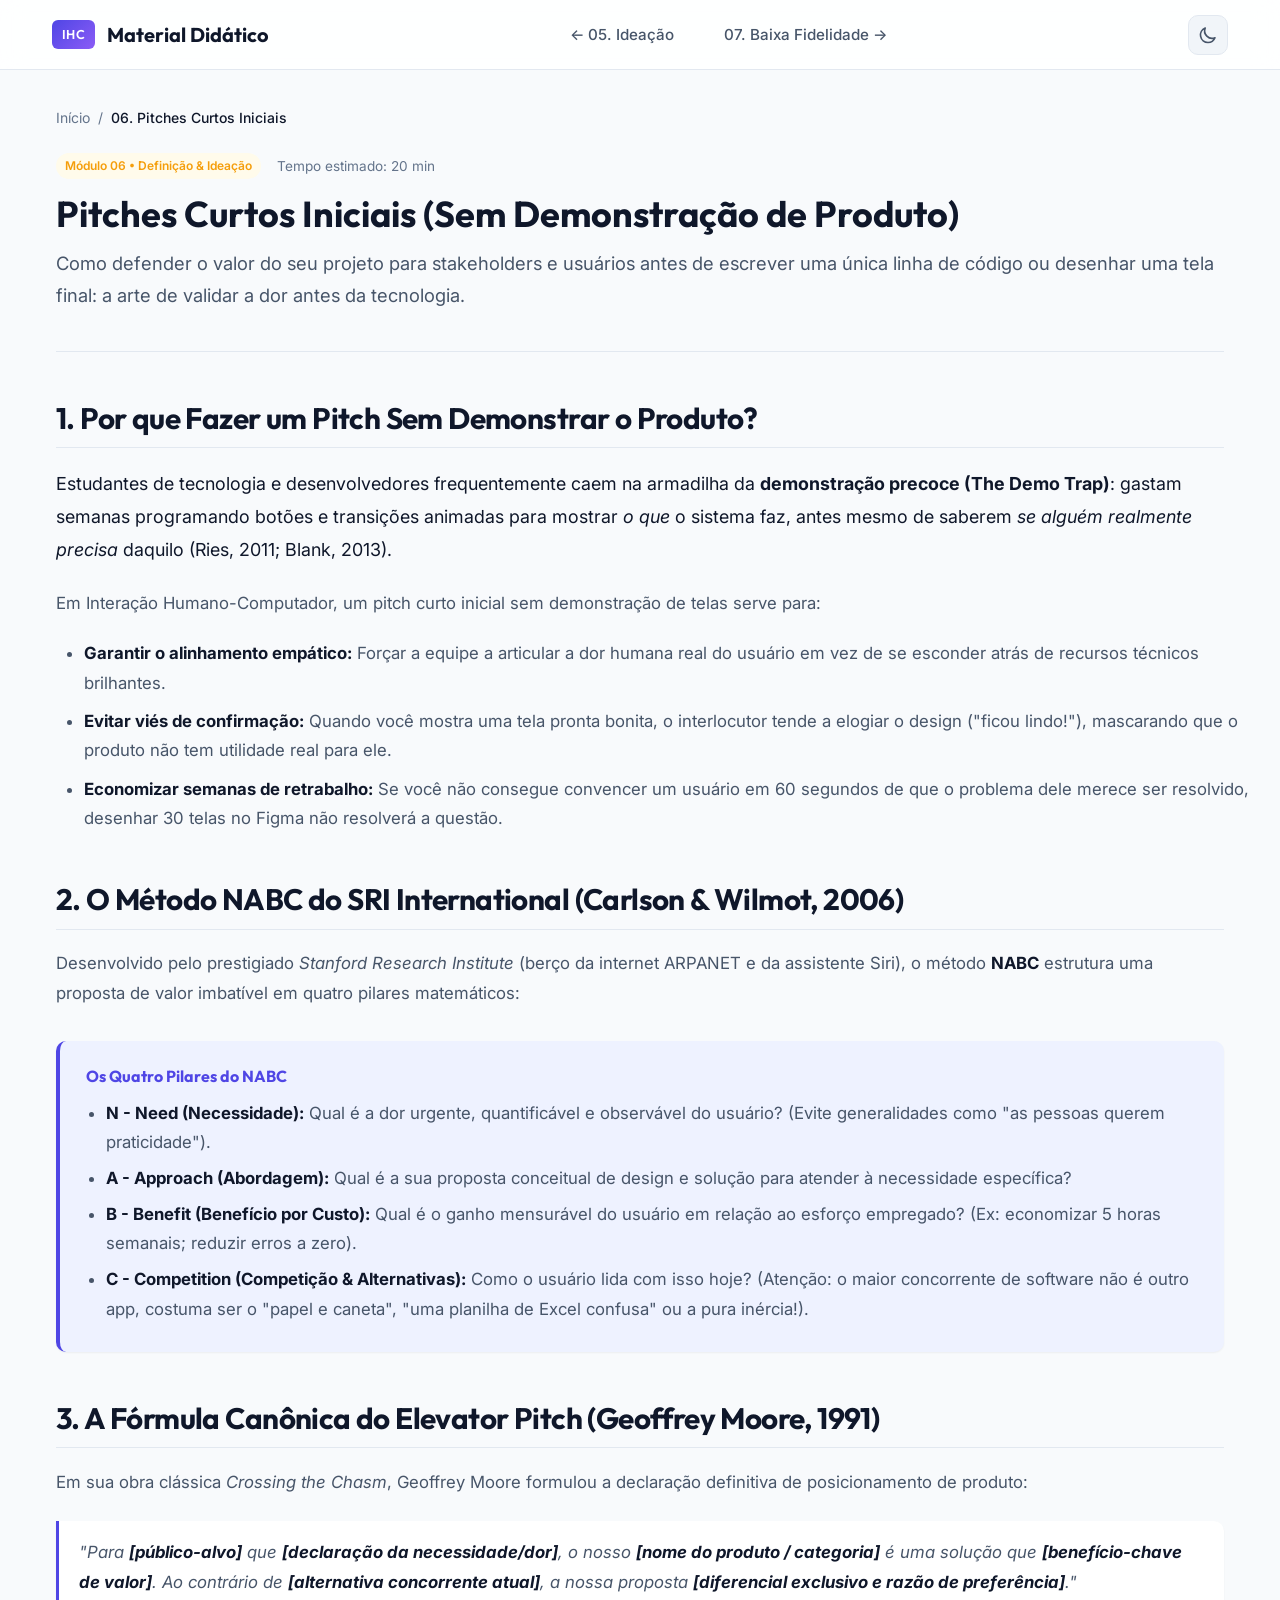
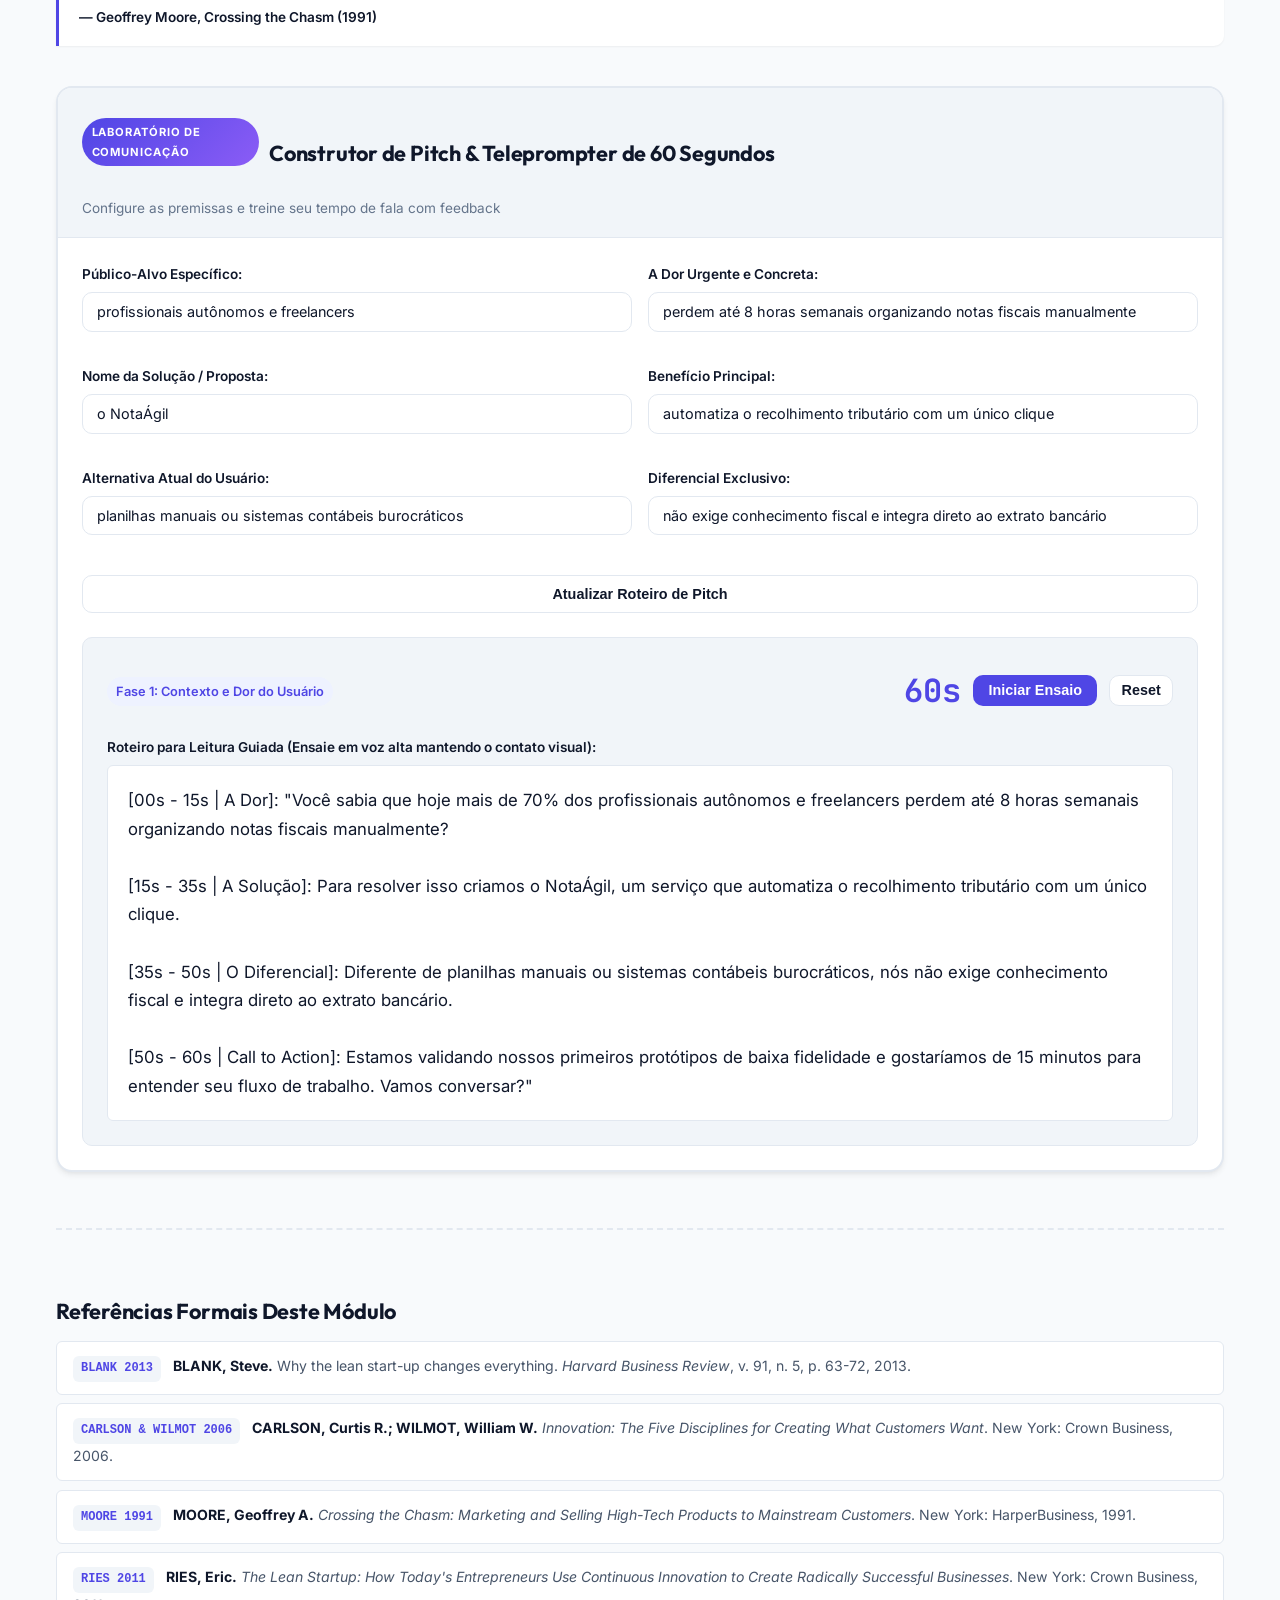
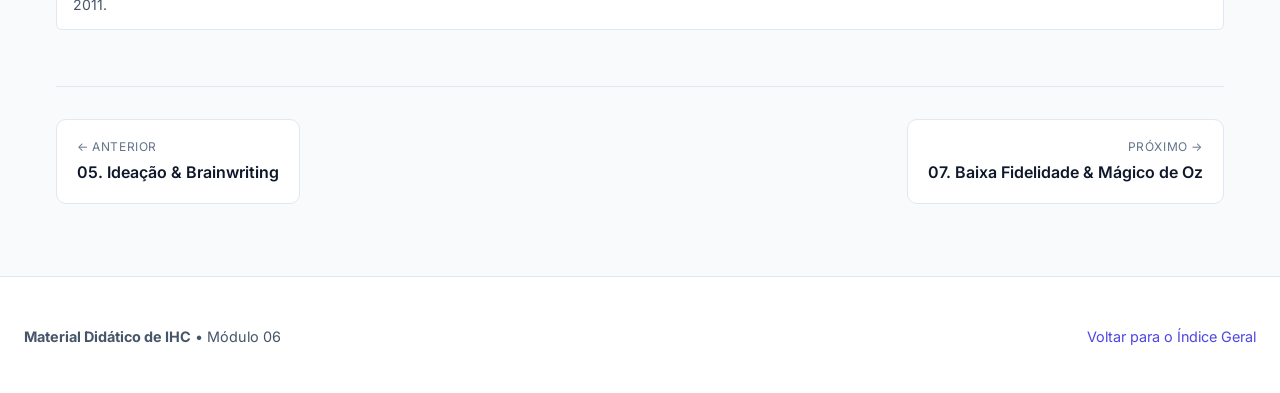
<file: pages/06-pitches-curtos.html>
<!DOCTYPE html>
<html lang="pt-BR">
<head>
  <meta charset="UTF-8">
  <meta name="viewport" content="width=device-width, initial-scale=1.0">
  <title>06. Pitches Curtos Iniciais (Sem Demonstração) | IHC</title>
  <meta name="description" content="Como comunicar propostas de valor em IHC antes de codificar: método SRI NABC, Elevator Pitch de Geoffrey Moore e validação de problemas reais sem depender de telas prontas.">
  <link rel="stylesheet" href="../assets/css/main.css">
  <link rel="stylesheet" href="../assets/css/widgets.css">
</head>
<body>

  <header class="navbar">
    <div class="nav-container">
      <a href="../index.html" class="nav-brand">
        <span class="brand-badge">IHC</span>
        <span>Material Didático</span>
      </a>

      <nav>
        <ul class="nav-links">
          <li><a href="05-brainwriting-ideacao.html" class="nav-link">&larr; 05. Ideação</a></li>
          <li><a href="07-prototipacao-baixa-fidelidade.html" class="nav-link">07. Baixa Fidelidade &rarr;</a></li>
        </ul>
      </nav>

      <div class="nav-actions">
        <button id="theme-toggle" class="btn-icon" aria-label="Alternar tema"></button>
      </div>
    </div>
  </header>

  <main class="main-wrapper">
    <nav class="breadcrumbs" aria-label="Breadcrumb">
      <a href="../index.html">Início</a>
      <span>/</span>
      <span class="current">06. Pitches Curtos Iniciais</span>
    </nav>

    <header class="page-header">
      <div class="page-meta">
        <span class="badge category-ideacao">Módulo 06 &bull; Definição & Ideação</span>
        <span style="font-size: 0.85rem; color: var(--text-muted);">Tempo estimado: 20 min</span>
      </div>
      <h1 class="page-title">Pitches Curtos Iniciais (Sem Demonstração de Produto)</h1>
      <p class="page-subtitle">
        Como defender o valor do seu projeto para stakeholders e usuários antes de escrever uma única linha de código ou desenhar uma tela final: a arte de validar a dor antes da tecnologia.
      </p>
    </header>

    <div class="content-grid">
      <article class="article-content">
        <h2>1. Por que Fazer um Pitch Sem Demonstrar o Produto?</h2>
        <p>
          Estudantes de tecnologia e desenvolvedores frequentemente caem na armadilha da <strong>demonstração precoce (The Demo Trap)</strong>: gastam semanas programando botões e transições animadas para mostrar <em>o que</em> o sistema faz, antes mesmo de saberem <em>se alguém realmente precisa</em> daquilo (Ries, 2011; Blank, 2013).
        </p>

        <p>
          Em Interação Humano-Computador, um pitch curto inicial sem demonstração de telas serve para:
        </p>
        <ul>
          <li><strong>Garantir o alinhamento empático:</strong> Forçar a equipe a articular a dor humana real do usuário em vez de se esconder atrás de recursos técnicos brilhantes.</li>
          <li><strong>Evitar viés de confirmação:</strong> Quando você mostra uma tela pronta bonita, o interlocutor tende a elogiar o design ("ficou lindo!"), mascarando que o produto não tem utilidade real para ele.</li>
          <li><strong>Economizar semanas de retrabalho:</strong> Se você não consegue convencer um usuário em 60 segundos de que o problema dele merece ser resolvido, desenhar 30 telas no Figma não resolverá a questão.</li>
        </ul>

        <h2>2. O Método NABC do SRI International (Carlson & Wilmot, 2006)</h2>
        <p>
          Desenvolvido pelo prestigiado <em>Stanford Research Institute</em> (berço da internet ARPANET e da assistente Siri), o método <strong>NABC</strong> estrutura uma proposta de valor imbatível em quatro pilares matemáticos:
        </p>

        <div class="callout callout-theory">
          <div class="callout-title">Os Quatro Pilares do NABC</div>
          <ul style="margin: 0.5rem 0 0 1.25rem;">
            <li><strong>N - Need (Necessidade):</strong> Qual é a dor urgente, quantificável e observável do usuário? (Evite generalidades como "as pessoas querem praticidade").</li>
            <li><strong>A - Approach (Abordagem):</strong> Qual é a sua proposta conceitual de design e solução para atender à necessidade específica?</li>
            <li><strong>B - Benefit (Benefício por Custo):</strong> Qual é o ganho mensurável do usuário em relação ao esforço empregado? (Ex: economizar 5 horas semanais; reduzir erros a zero).</li>
            <li><strong>C - Competition (Competição & Alternativas):</strong> Como o usuário lida com isso hoje? (Atenção: o maior concorrente de software não é outro app, costuma ser o "papel e caneta", "uma planilha de Excel confusa" ou a pura inércia!).</li>
          </ul>
        </div>

        <h2>3. A Fórmula Canônica do Elevator Pitch (Geoffrey Moore, 1991)</h2>
        <p>
          Em sua obra clássica <em>Crossing the Chasm</em>, Geoffrey Moore formulou a declaração definitiva de posicionamento de produto:
        </p>
        <blockquote class="academic-quote">
          "Para <strong>[público-alvo]</strong> que <strong>[declaração da necessidade/dor]</strong>, o nosso <strong>[nome do produto / categoria]</strong> é uma solução que <strong>[benefício-chave de valor]</strong>. Ao contrário de <strong>[alternativa concorrente atual]</strong>, a nossa proposta <strong>[diferencial exclusivo e razão de preferência]</strong>."
          <span class="quote-author">&mdash; Geoffrey Moore, Crossing the Chasm (1991)</span>
        </blockquote>

        <!-- WIDGET 06: Construtor de Pitch & Cronômetro Teleprompter -->
        <div class="interactive-sandbox">
          <div class="sandbox-header">
            <div class="sandbox-title-wrap">
              <span class="sandbox-badge">Laboratório de Comunicação</span>
              <h3 class="sandbox-title">Construtor de Pitch & Teleprompter de 60 Segundos</h3>
            </div>
            <span class="sandbox-instructions">Configure as premissas e treine seu tempo de fala com feedback</span>
          </div>
          <div class="sandbox-body">
            <div style="display:grid; grid-template-columns: 1fr 1fr; gap:1rem; margin-bottom:1.5rem;">
              <div class="widget-form-group">
                <label class="widget-label" for="pitch-role">Público-Alvo Específico:</label>
                <input type="text" id="pitch-role" class="widget-input" value="profissionais autônomos e freelancers">
              </div>
              <div class="widget-form-group">
                <label class="widget-label" for="pitch-pain">A Dor Urgente e Concreta:</label>
                <input type="text" id="pitch-pain" class="widget-input" value="perdem até 8 horas semanais organizando notas fiscais manualmente">
              </div>
              <div class="widget-form-group">
                <label class="widget-label" for="pitch-solution">Nome da Solução / Proposta:</label>
                <input type="text" id="pitch-solution" class="widget-input" value="o NotaÁgil">
              </div>
              <div class="widget-form-group">
                <label class="widget-label" for="pitch-benefit">Benefício Principal:</label>
                <input type="text" id="pitch-benefit" class="widget-input" value="automatiza o recolhimento tributário com um único clique">
              </div>
              <div class="widget-form-group">
                <label class="widget-label" for="pitch-competitor">Alternativa Atual do Usuário:</label>
                <input type="text" id="pitch-competitor" class="widget-input" value="planilhas manuais ou sistemas contábeis burocráticos">
              </div>
              <div class="widget-form-group">
                <label class="widget-label" for="pitch-diff">Diferencial Exclusivo:</label>
                <input type="text" id="pitch-diff" class="widget-input" value="não exige conhecimento fiscal e integra direto ao extrato bancário">
              </div>
            </div>

            <button class="btn btn-outline" id="pitch-build-btn" style="margin-bottom:1.5rem; width:100%;">
              Atualizar Roteiro de Pitch
            </button>

            <!-- Área do Teleprompter e Cronômetro -->
            <div style="background:var(--bg-subtle); border:1px solid var(--border-color); border-radius:var(--radius-md); padding:1.5rem;">
              <div style="display:flex; justify-content:space-between; align-items:center; margin-bottom:1rem; flex-wrap:wrap; gap:1rem;">
                <div>
                  <span id="pitch-phase-badge" class="badge" style="background:var(--primary-light); color:var(--primary); font-size:0.8rem;">
                    Fase 1: Contexto e Dor do Usuário
                  </span>
                </div>
                <div style="display:flex; align-items:center; gap:0.75rem;">
                  <span id="pitch-timer-val" style="font-family:'JetBrains Mono', monospace; font-size:2rem; font-weight:700; color:var(--primary);">60s</span>
                  <button class="btn btn-primary" id="pitch-timer-start" style="padding:0.4rem 0.9rem;">Iniciar Ensaio</button>
                  <button class="btn btn-outline" id="pitch-timer-reset" style="padding:0.4rem 0.7rem;">Reset</button>
                </div>
              </div>

              <div class="widget-label">Roteiro para Leitura Guiada (Ensaie em voz alta mantendo o contato visual):</div>
              <div id="pitch-teleprompter-text" style="background:var(--bg-surface); border:1px solid var(--border-color); border-radius:var(--radius-sm); padding:1.25rem; font-size:1.05rem; line-height:1.7; min-height:160px;"></div>
            </div>
          </div>
        </div>

        <section class="references-section">
          <h3>Referências Formais Deste Módulo</h3>
          <ul class="references-list">
            <li class="ref-item">
              <span class="ref-badge">BLANK 2013</span>
              <strong>BLANK, Steve.</strong> Why the lean start-up changes everything. <em>Harvard Business Review</em>, v. 91, n. 5, p. 63-72, 2013.
            </li>
            <li class="ref-item">
              <span class="ref-badge">CARLSON & WILMOT 2006</span>
              <strong>CARLSON, Curtis R.; WILMOT, William W.</strong> <em>Innovation: The Five Disciplines for Creating What Customers Want</em>. New York: Crown Business, 2006.
            </li>
            <li class="ref-item">
              <span class="ref-badge">MOORE 1991</span>
              <strong>MOORE, Geoffrey A.</strong> <em>Crossing the Chasm: Marketing and Selling High-Tech Products to Mainstream Customers</em>. New York: HarperBusiness, 1991.
            </li>
            <li class="ref-item">
              <span class="ref-badge">RIES 2011</span>
              <strong>RIES, Eric.</strong> <em>The Lean Startup: How Today's Entrepreneurs Use Continuous Innovation to Create Radically Successful Businesses</em>. New York: Crown Business, 2011.
            </li>
          </ul>
        </section>

        <div class="page-nav-controls">
          <a href="05-brainwriting-ideacao.html" class="nav-page-btn">
            <span class="nav-page-sub">&larr; Anterior</span>
            <span class="nav-page-title">05. Ideação & Brainwriting</span>
          </a>
          <a href="07-prototipacao-baixa-fidelidade.html" class="nav-page-btn next">
            <span class="nav-page-sub">Próximo &rarr;</span>
            <span class="nav-page-title">07. Baixa Fidelidade & Mágico de Oz</span>
          </a>
        </div>
      </article>
    </div>
  </main>

  <footer class="site-footer">
    <div class="footer-container">
      <div><strong>Material Didático de IHC</strong> &bull; Módulo 06</div>
      <a href="../index.html">Voltar para o Índice Geral</a>
    </div>
  </footer>

  <script src="../assets/js/main.js"></script>
  <script src="../assets/js/widgets/06-pitch-timer.js"></script>
</body>
</html>
</file>
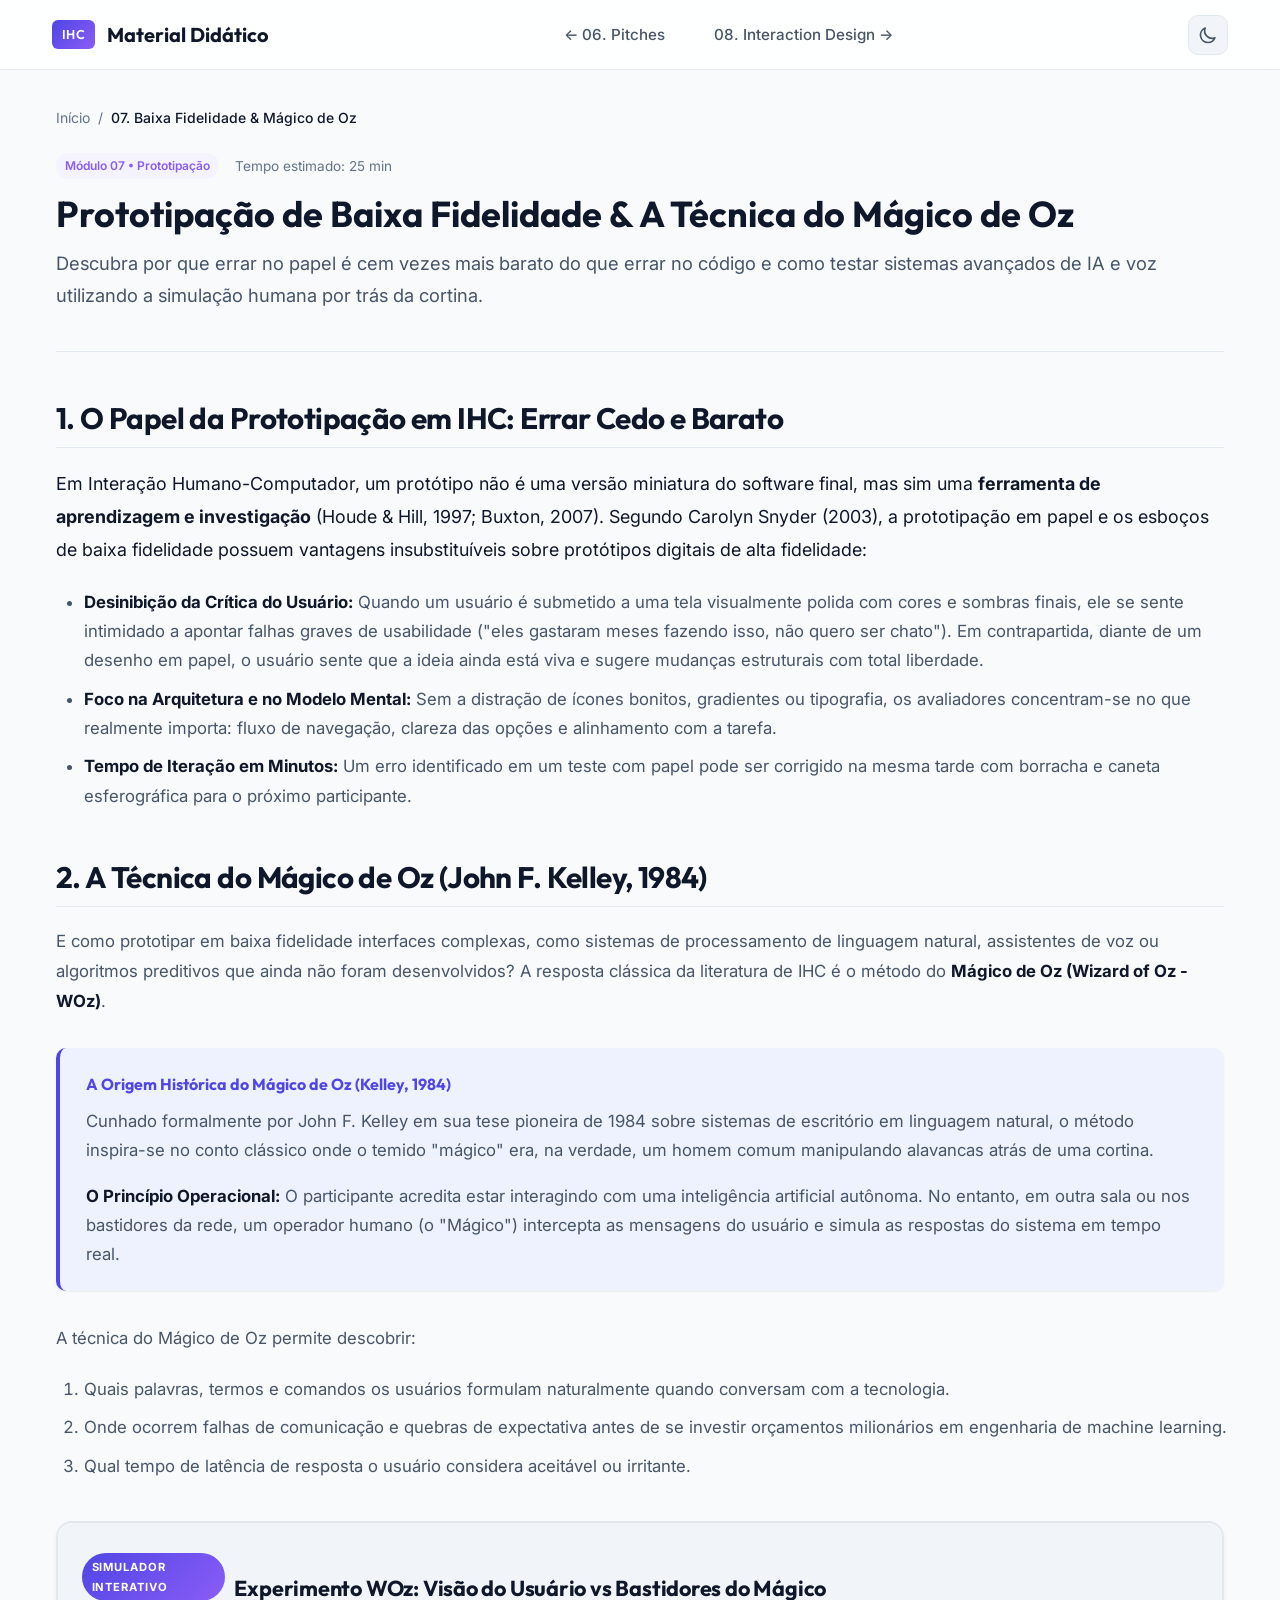
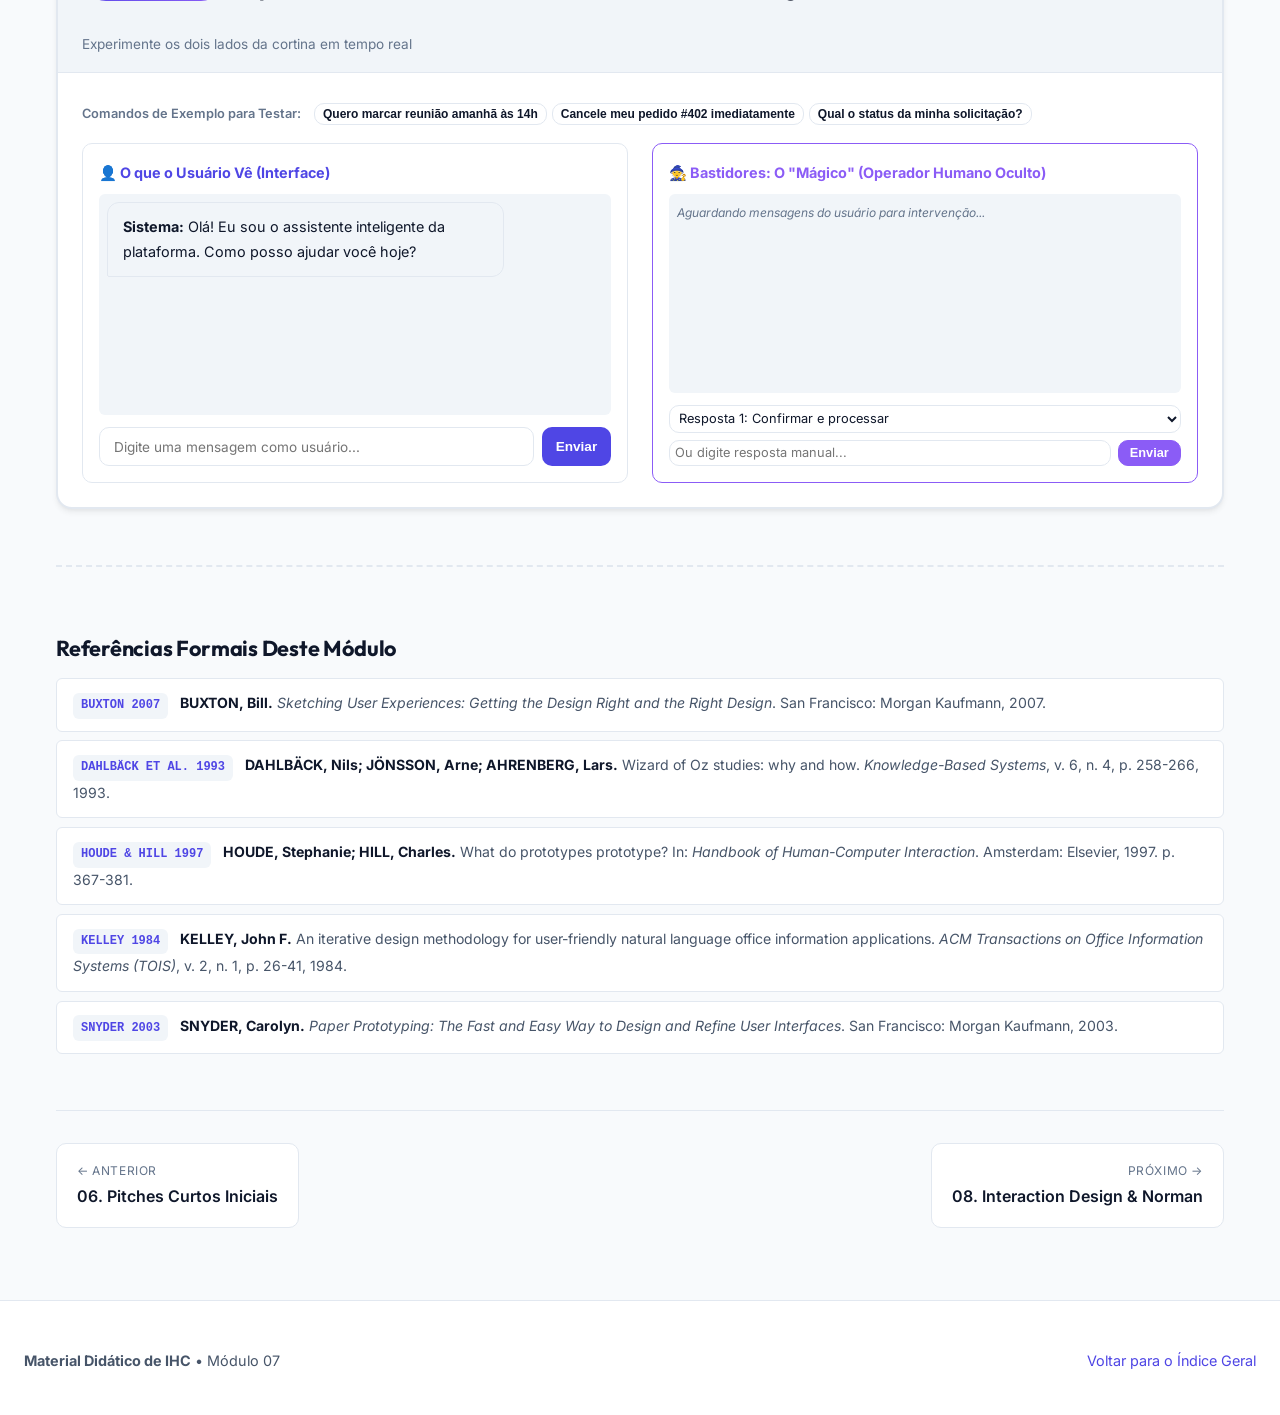
<file: pages/07-prototipacao-baixa-fidelidade.html>
<!DOCTYPE html>
<html lang="pt-BR">
<head>
  <meta charset="UTF-8">
  <meta name="viewport" content="width=device-width, initial-scale=1.0">
  <title>07. Prototipação de Baixa Fidelidade & Mágico de Oz | IHC</title>
  <meta name="description" content="Prototipação rápida em IHC: paper prototyping segundo Carolyn Snyder e a técnica seminal do Mágico de Oz por John Kelley para simular inteligência antes do código.">
  <link rel="stylesheet" href="../assets/css/main.css">
  <link rel="stylesheet" href="../assets/css/widgets.css">
</head>
<body>

  <header class="navbar">
    <div class="nav-container">
      <a href="../index.html" class="nav-brand">
        <span class="brand-badge">IHC</span>
        <span>Material Didático</span>
      </a>

      <nav>
        <ul class="nav-links">
          <li><a href="06-pitches-curtos.html" class="nav-link">&larr; 06. Pitches</a></li>
          <li><a href="08-interaction-design.html" class="nav-link">08. Interaction Design &rarr;</a></li>
        </ul>
      </nav>

      <div class="nav-actions">
        <button id="theme-toggle" class="btn-icon" aria-label="Alternar tema"></button>
      </div>
    </div>
  </header>

  <main class="main-wrapper">
    <nav class="breadcrumbs" aria-label="Breadcrumb">
      <a href="../index.html">Início</a>
      <span>/</span>
      <span class="current">07. Baixa Fidelidade & Mágico de Oz</span>
    </nav>

    <header class="page-header">
      <div class="page-meta">
        <span class="badge category-prototipo">Módulo 07 &bull; Prototipação</span>
        <span style="font-size: 0.85rem; color: var(--text-muted);">Tempo estimado: 25 min</span>
      </div>
      <h1 class="page-title">Prototipação de Baixa Fidelidade & A Técnica do Mágico de Oz</h1>
      <p class="page-subtitle">
        Descubra por que errar no papel é cem vezes mais barato do que errar no código e como testar sistemas avançados de IA e voz utilizando a simulação humana por trás da cortina.
      </p>
    </header>

    <div class="content-grid">
      <article class="article-content">
        <h2>1. O Papel da Prototipação em IHC: Errar Cedo e Barato</h2>
        <p>
          Em Interação Humano-Computador, um protótipo não é uma versão miniatura do software final, mas sim uma <strong>ferramenta de aprendizagem e investigação</strong> (Houde & Hill, 1997; Buxton, 2007). Segundo Carolyn Snyder (2003), a prototipação em papel e os esboços de baixa fidelidade possuem vantagens insubstituíveis sobre protótipos digitais de alta fidelidade:
        </p>

        <ul>
          <li><strong>Desinibição da Crítica do Usuário:</strong> Quando um usuário é submetido a uma tela visualmente polida com cores e sombras finais, ele se sente intimidado a apontar falhas graves de usabilidade ("eles gastaram meses fazendo isso, não quero ser chato"). Em contrapartida, diante de um desenho em papel, o usuário sente que a ideia ainda está viva e sugere mudanças estruturais com total liberdade.</li>
          <li><strong>Foco na Arquitetura e no Modelo Mental:</strong> Sem a distração de ícones bonitos, gradientes ou tipografia, os avaliadores concentram-se no que realmente importa: fluxo de navegação, clareza das opções e alinhamento com a tarefa.</li>
          <li><strong>Tempo de Iteração em Minutos:</strong> Um erro identificado em um teste com papel pode ser corrigido na mesma tarde com borracha e caneta esferográfica para o próximo participante.</li>
        </ul>

        <h2>2. A Técnica do Mágico de Oz (John F. Kelley, 1984)</h2>
        <p>
          E como prototipar em baixa fidelidade interfaces complexas, como sistemas de processamento de linguagem natural, assistentes de voz ou algoritmos preditivos que ainda não foram desenvolvidos? A resposta clássica da literatura de IHC é o método do <strong>Mágico de Oz (Wizard of Oz - WOz)</strong>.
        </p>

        <div class="callout callout-theory">
          <div class="callout-title">A Origem Histórica do Mágico de Oz (Kelley, 1984)</div>
          <p>
            Cunhado formalmente por John F. Kelley em sua tese pioneira de 1984 sobre sistemas de escritório em linguagem natural, o método inspira-se no conto clássico onde o temido "mágico" era, na verdade, um homem comum manipulando alavancas atrás de uma cortina.
          </p>
          <p style="margin-top:0.5rem; margin-bottom:0;">
            <strong>O Princípio Operacional:</strong> O participante acredita estar interagindo com uma inteligência artificial autônoma. No entanto, em outra sala ou nos bastidores da rede, um operador humano (o "Mágico") intercepta as mensagens do usuário e simula as respostas do sistema em tempo real.
          </p>
        </div>

        <p>
          A técnica do Mágico de Oz permite descobrir:
        </p>
        <ol>
          <li>Quais palavras, termos e comandos os usuários formulam naturalmente quando conversam com a tecnologia.</li>
          <li>Onde ocorrem falhas de comunicação e quebras de expectativa antes de se investir orçamentos milionários em engenharia de machine learning.</li>
          <li>Qual tempo de latência de resposta o usuário considera aceitável ou irritante.</li>
        </ol>

        <!-- WIDGET 07: Simulador Interativo do Mágico de Oz -->
        <div class="interactive-sandbox">
          <div class="sandbox-header">
            <div class="sandbox-title-wrap">
              <span class="sandbox-badge">Simulador Interativo</span>
              <h3 class="sandbox-title">Experimento WOz: Visão do Usuário vs Bastidores do Mágico</h3>
            </div>
            <span class="sandbox-instructions">Experimente os dois lados da cortina em tempo real</span>
          </div>
          <div class="sandbox-body">
            <!-- Pílulas de comandos rápidos -->
            <div style="margin-bottom:1rem;">
              <span style="font-size:0.8rem; font-weight:600; color:var(--text-muted); margin-right:0.5rem;">Comandos de Exemplo para Testar:</span>
              <button class="btn btn-outline woz-prompt-pill" style="font-size:0.75rem; padding:0.2rem 0.5rem;">Quero marcar reunião amanhã às 14h</button>
              <button class="btn btn-outline woz-prompt-pill" style="font-size:0.75rem; padding:0.2rem 0.5rem;">Cancele meu pedido #402 imediatamente</button>
              <button class="btn btn-outline woz-prompt-pill" style="font-size:0.75rem; padding:0.2rem 0.5rem;">Qual o status da minha solicitação?</button>
            </div>

            <div class="wizard-dual-view">
              <!-- Lado 1: A Experiência do Usuário (Front-End) -->
              <div style="border:1px solid var(--border-color); border-radius:var(--radius-md); padding:1rem; background:var(--bg-surface); display:flex; flex-direction:column; height:340px;">
                <div style="font-weight:700; font-size:0.9rem; margin-bottom:0.5rem; color:var(--primary); display:flex; align-items:center; gap:0.4rem;">
                  <span>👤 O que o Usuário Vê (Interface)</span>
                </div>
                <div id="woz-user-chat" style="flex:1; overflow-y:auto; padding:0.5rem; background:var(--bg-subtle); border-radius:var(--radius-sm); margin-bottom:0.75rem;">
                  <div class="chat-bubble wizard"><strong>Sistema:</strong> Olá! Eu sou o assistente inteligente da plataforma. Como posso ajudar você hoje?</div>
                </div>
                <div style="display:flex; gap:0.5rem;">
                  <input type="text" id="woz-user-input" class="widget-input" placeholder="Digite uma mensagem como usuário..." style="font-size:0.85rem;">
                  <button class="btn btn-primary" id="woz-send-user-btn" style="padding:0.4rem 0.8rem; font-size:0.85rem;">Enviar</button>
                </div>
              </div>

              <!-- Lado 2: Os Bastidores do Mágico de Oz -->
              <div style="border:1px solid var(--accent-purple); border-radius:var(--radius-md); padding:1rem; background:var(--bg-surface); display:flex; flex-direction:column; height:340px;">
                <div style="font-weight:700; font-size:0.9rem; margin-bottom:0.5rem; color:var(--accent-purple); display:flex; align-items:center; gap:0.4rem;">
                  <span>🧙 Bastidores: O "Mágico" (Operador Humano Oculto)</span>
                </div>
                <div id="woz-wizard-chat" style="flex:1; overflow-y:auto; padding:0.5rem; background:var(--bg-subtle); border-radius:var(--radius-sm); margin-bottom:0.75rem;">
                  <div style="font-size:0.75rem; color:var(--text-muted); font-style:italic;">Aguardando mensagens do usuário para intervenção...</div>
                </div>
                <div style="display:flex; flex-direction:column; gap:0.4rem;">
                  <select id="woz-canned-response" class="widget-select" style="font-size:0.8rem; padding:0.3rem;">
                    <option value="Entendido! Processando sua solicitação no banco de dados agora.">Resposta 1: Confirmar e processar</option>
                    <option value="Desculpe, você poderia especificar o e-mail do participante?">Resposta 2: Pedir esclarecimento</option>
                    <option value="Ação concluída com sucesso! Algo mais em que posso ajudar?">Resposta 3: Concluir tarefa</option>
                  </select>
                  <div style="display:flex; gap:0.4rem;">
                    <input type="text" id="woz-custom-response" class="widget-input" placeholder="Ou digite resposta manual..." style="font-size:0.8rem; padding:0.3rem;">
                    <button class="btn btn-outline" id="woz-send-wizard-btn" style="padding:0.3rem 0.7rem; font-size:0.8rem; background:var(--accent-purple); color:white; border-color:var(--accent-purple);">Enviar</button>
                  </div>
                </div>
              </div>
            </div>
          </div>
        </div>

        <section class="references-section">
          <h3>Referências Formais Deste Módulo</h3>
          <ul class="references-list">
            <li class="ref-item">
              <span class="ref-badge">BUXTON 2007</span>
              <strong>BUXTON, Bill.</strong> <em>Sketching User Experiences: Getting the Design Right and the Right Design</em>. San Francisco: Morgan Kaufmann, 2007.
            </li>
            <li class="ref-item">
              <span class="ref-badge">DAHLBÄCK ET AL. 1993</span>
              <strong>DAHLBÄCK, Nils; JÖNSSON, Arne; AHRENBERG, Lars.</strong> Wizard of Oz studies: why and how. <em>Knowledge-Based Systems</em>, v. 6, n. 4, p. 258-266, 1993.
            </li>
            <li class="ref-item">
              <span class="ref-badge">HOUDE & HILL 1997</span>
              <strong>HOUDE, Stephanie; HILL, Charles.</strong> What do prototypes prototype? In: <em>Handbook of Human-Computer Interaction</em>. Amsterdam: Elsevier, 1997. p. 367-381.
            </li>
            <li class="ref-item">
              <span class="ref-badge">KELLEY 1984</span>
              <strong>KELLEY, John F.</strong> An iterative design methodology for user-friendly natural language office information applications. <em>ACM Transactions on Office Information Systems (TOIS)</em>, v. 2, n. 1, p. 26-41, 1984.
            </li>
            <li class="ref-item">
              <span class="ref-badge">SNYDER 2003</span>
              <strong>SNYDER, Carolyn.</strong> <em>Paper Prototyping: The Fast and Easy Way to Design and Refine User Interfaces</em>. San Francisco: Morgan Kaufmann, 2003.
            </li>
          </ul>
        </section>

        <div class="page-nav-controls">
          <a href="06-pitches-curtos.html" class="nav-page-btn">
            <span class="nav-page-sub">&larr; Anterior</span>
            <span class="nav-page-title">06. Pitches Curtos Iniciais</span>
          </a>
          <a href="08-interaction-design.html" class="nav-page-btn next">
            <span class="nav-page-sub">Próximo &rarr;</span>
            <span class="nav-page-title">08. Interaction Design & Norman</span>
          </a>
        </div>
      </article>
    </div>
  </main>

  <footer class="site-footer">
    <div class="footer-container">
      <div><strong>Material Didático de IHC</strong> &bull; Módulo 07</div>
      <a href="../index.html">Voltar para o Índice Geral</a>
    </div>
  </footer>

  <script src="../assets/js/main.js"></script>
  <script src="../assets/js/widgets/07-wizard-oz.js"></script>
</body>
</html>
</file>
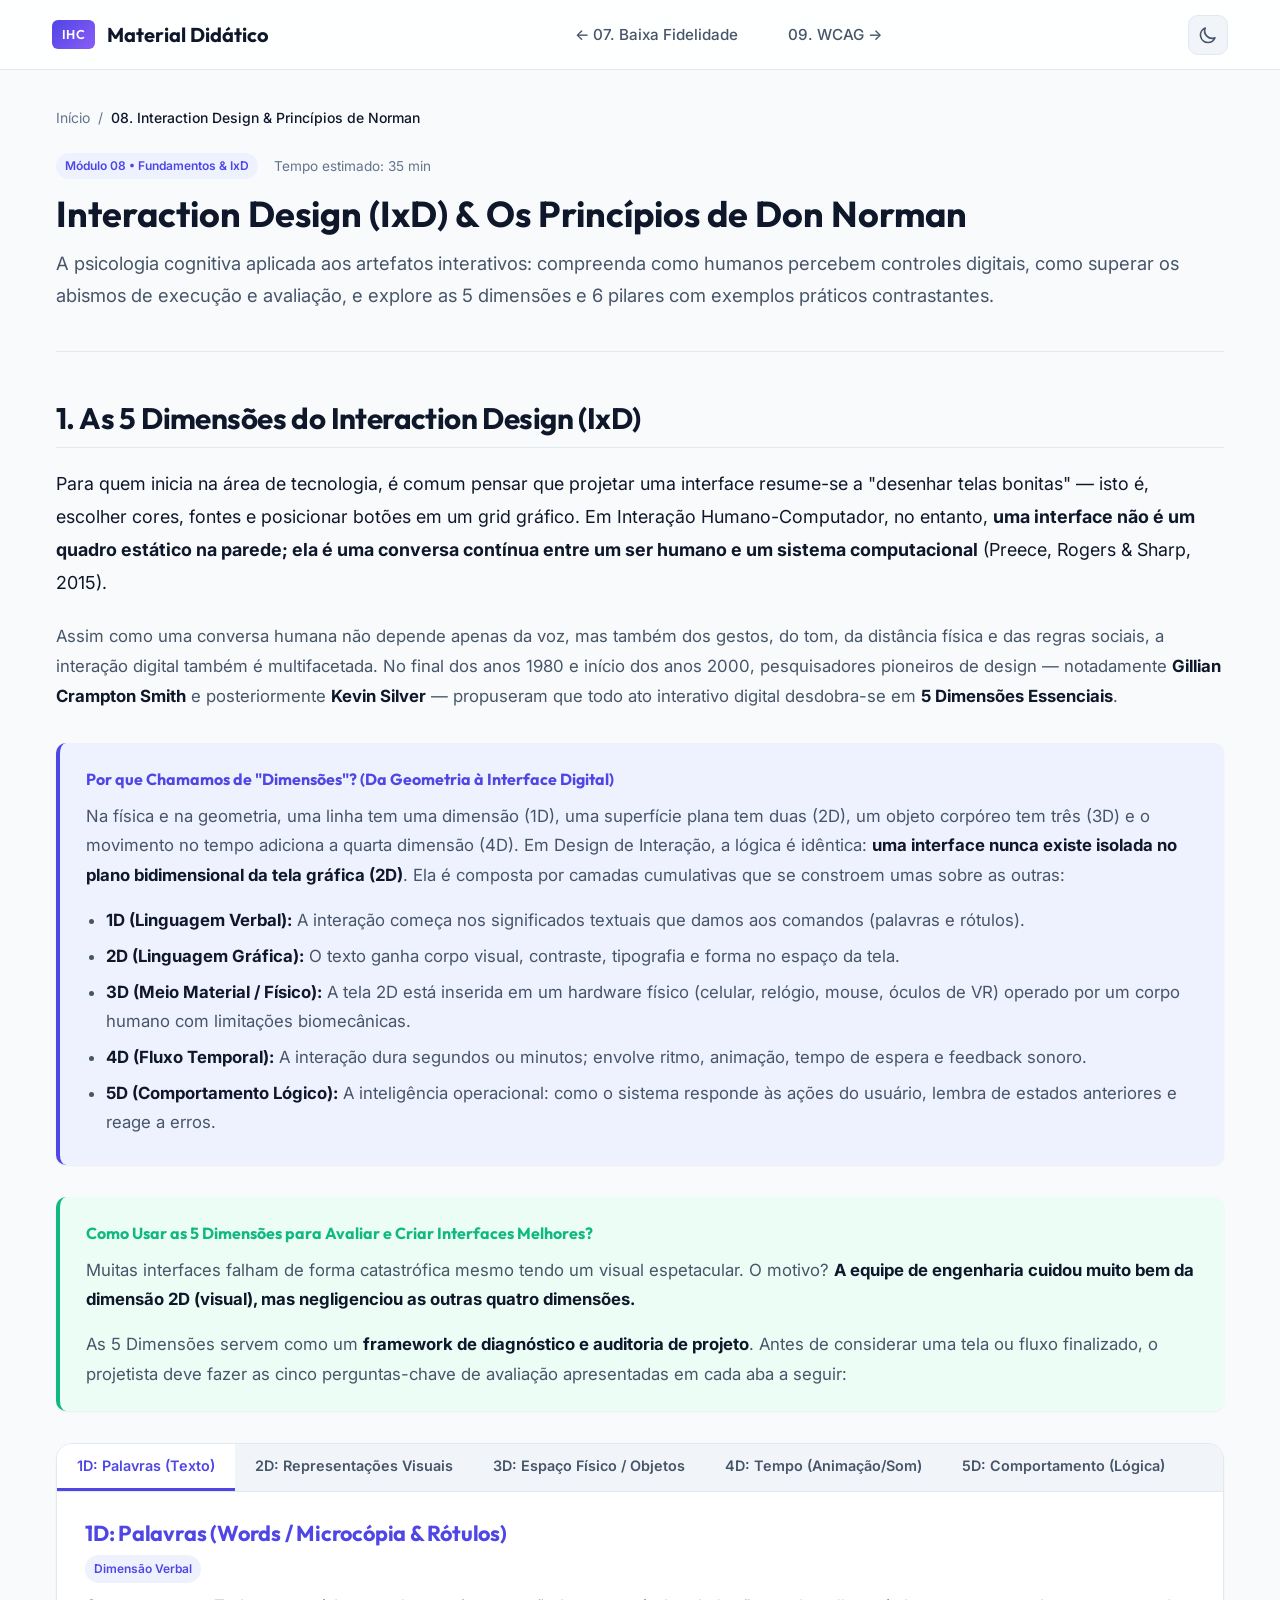
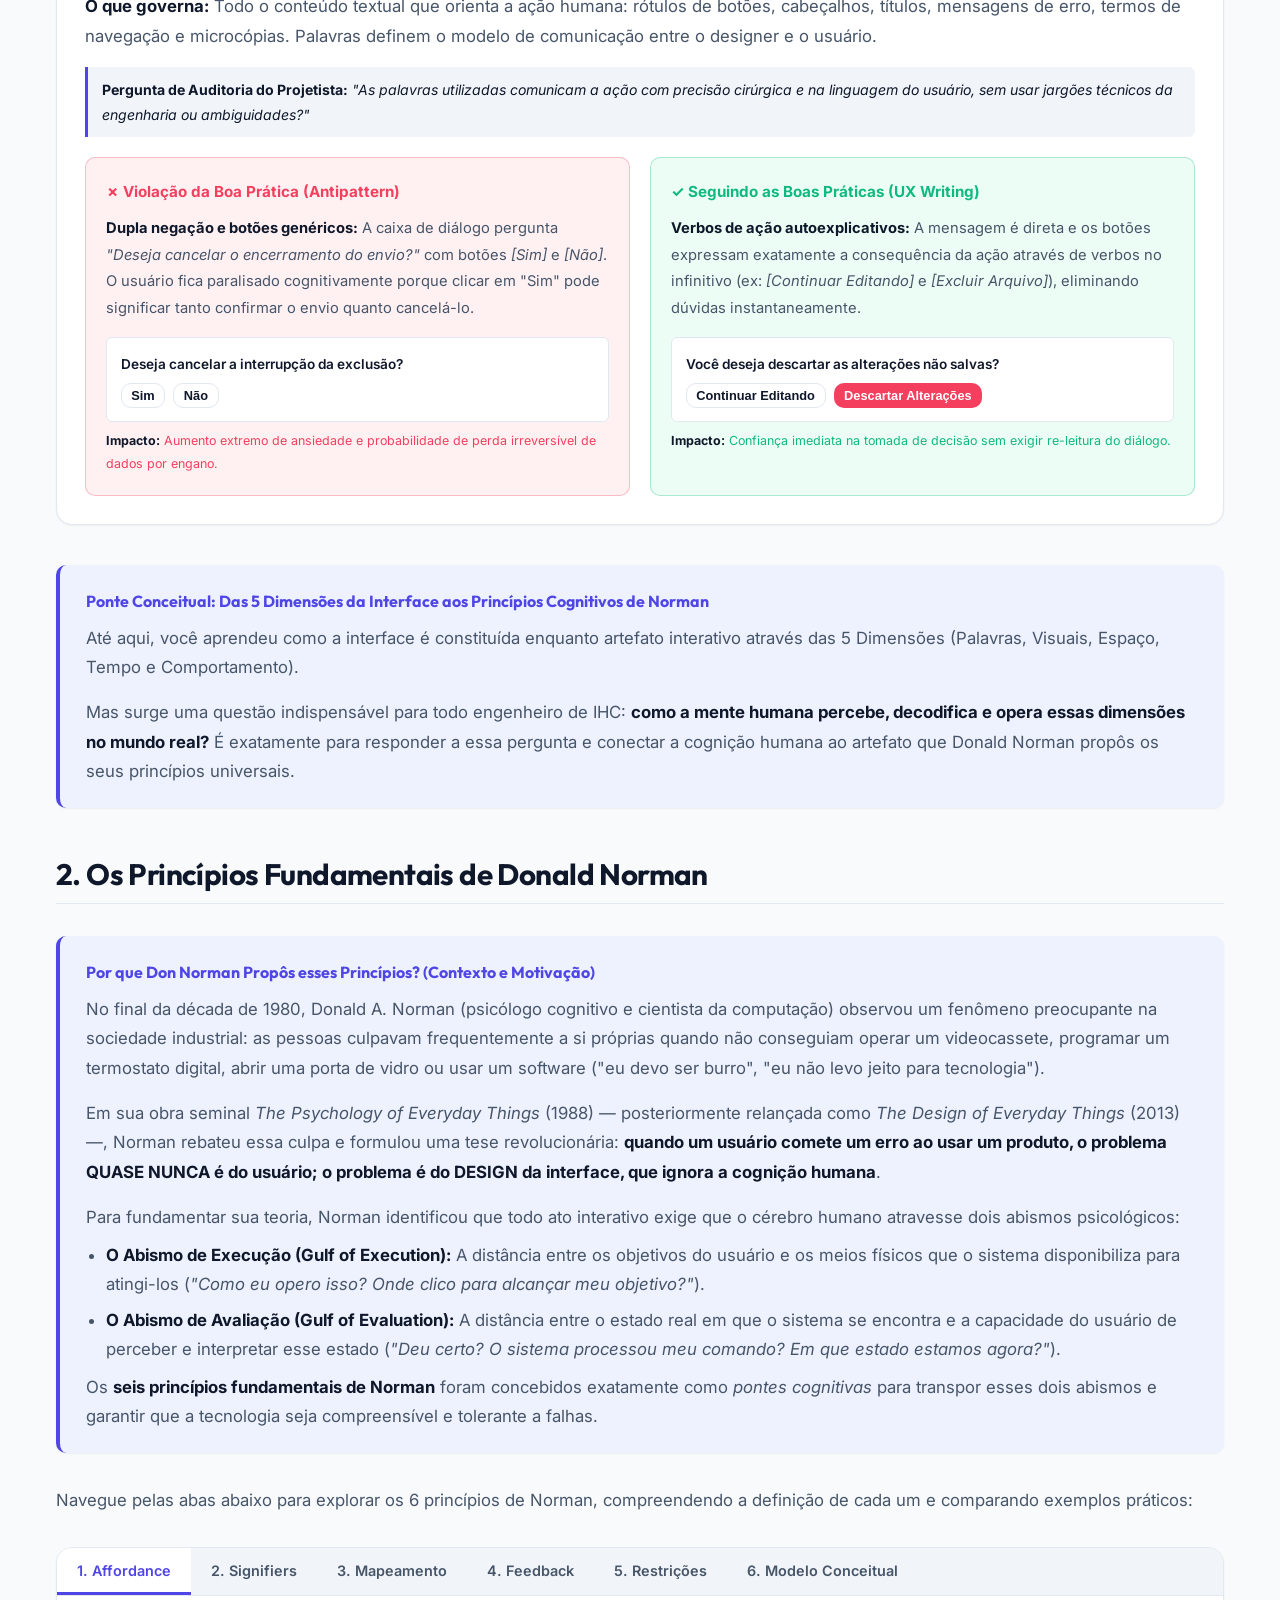
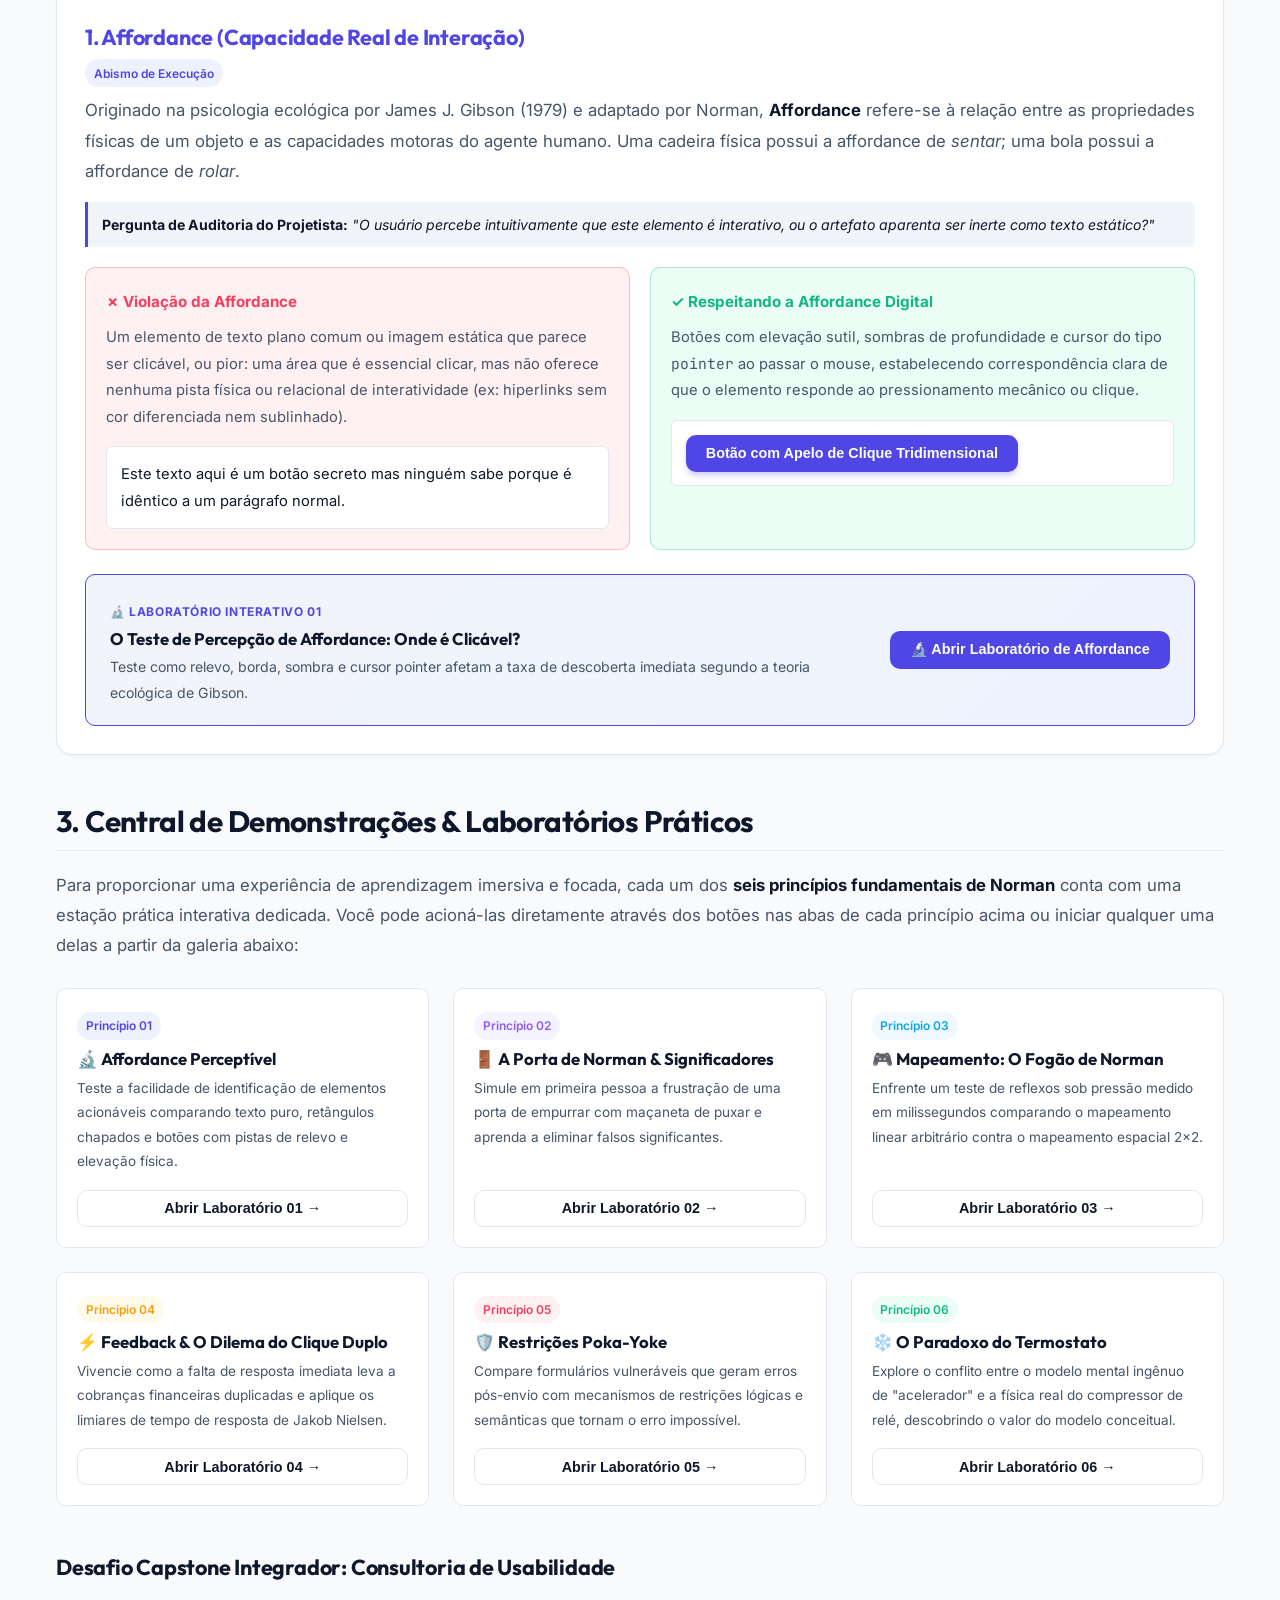
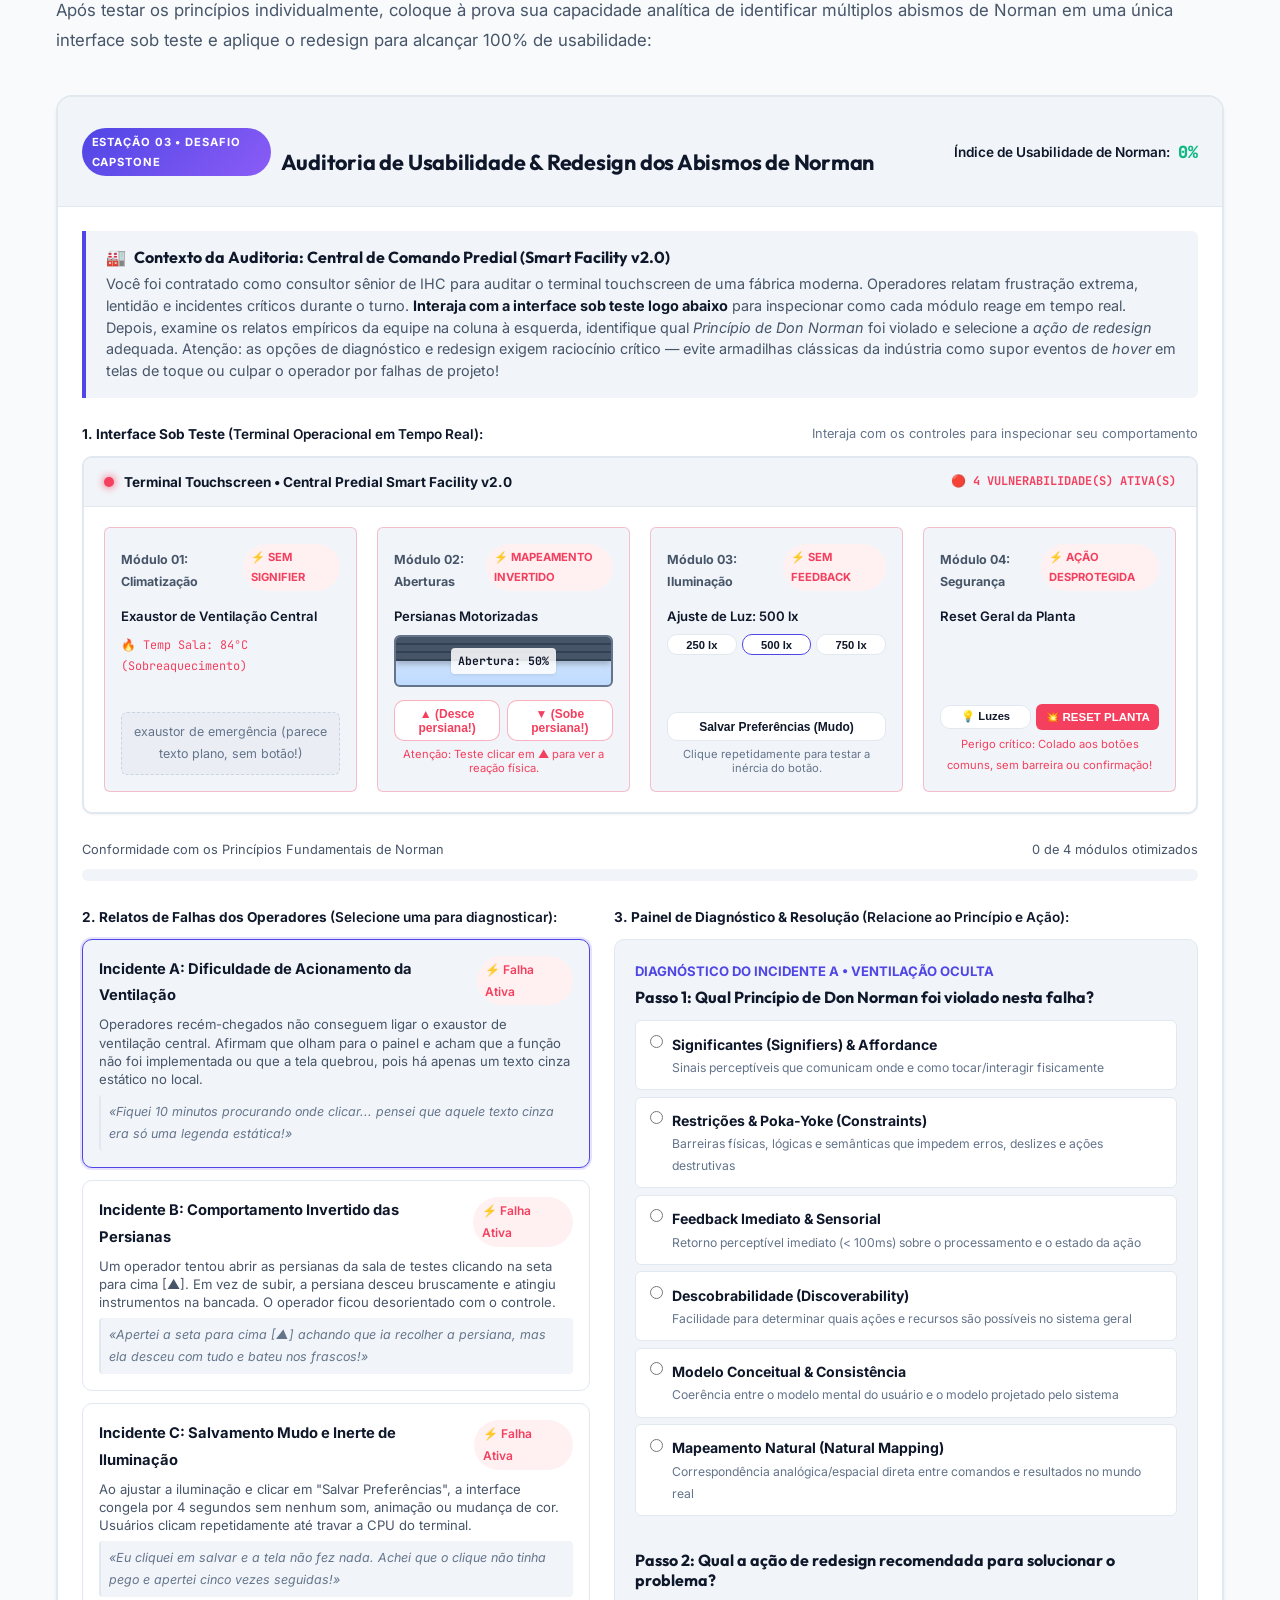
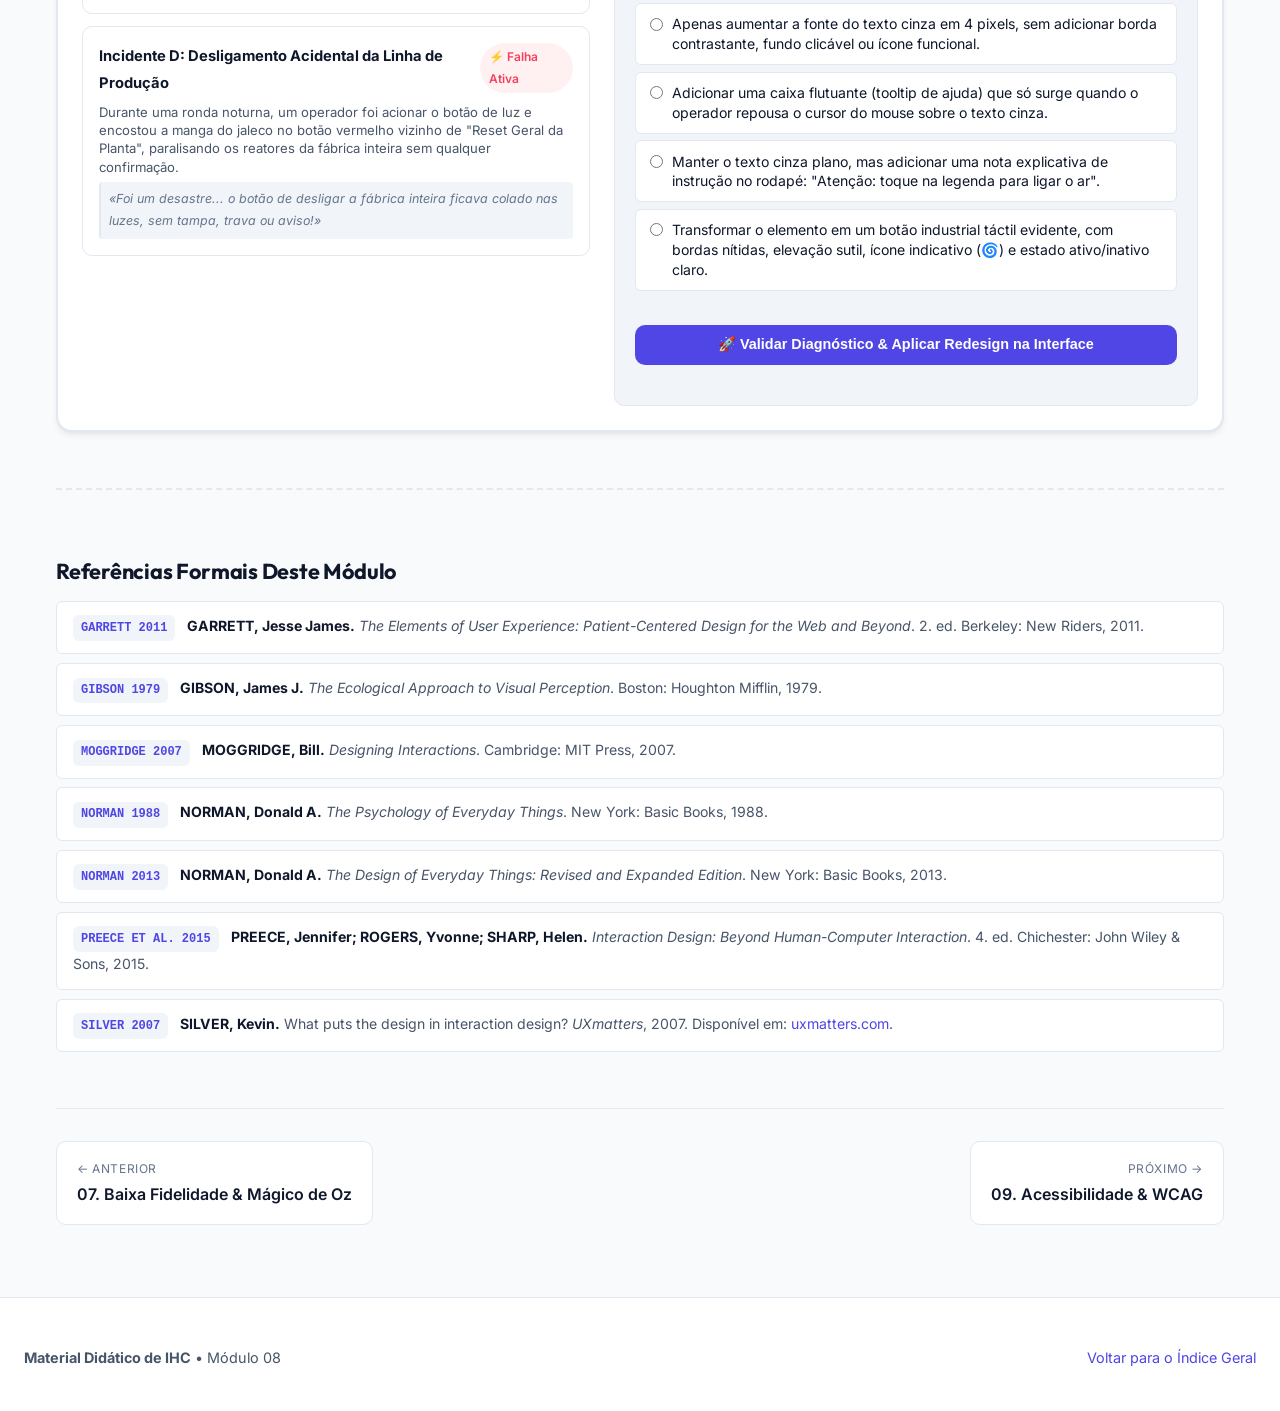
<file: pages/08-interaction-design.html>
<!DOCTYPE html>
<html lang="pt-BR">
<head>
  <meta charset="UTF-8">
  <meta name="viewport" content="width=device-width, initial-scale=1.0">
  <title>08. Interaction Design & Princípios de Norman | IHC</title>
  <meta name="description" content="Design de Interação (IxD): as 5 dimensões com exemplos práticos e os 6 princípios cognitivos fundamentais de Donald Norman explicados em detalhes.">
  <link rel="stylesheet" href="../assets/css/main.css">
  <link rel="stylesheet" href="../assets/css/widgets.css">
</head>
<body>

  <header class="navbar">
    <div class="nav-container">
      <a href="../index.html" class="nav-brand">
        <span class="brand-badge">IHC</span>
        <span>Material Didático</span>
      </a>

      <nav>
        <ul class="nav-links">
          <li><a href="07-prototipacao-baixa-fidelidade.html" class="nav-link">&larr; 07. Baixa Fidelidade</a></li>
          <li><a href="09-acessibilidade-wcag.html" class="nav-link">09. WCAG &rarr;</a></li>
        </ul>
      </nav>

      <div class="nav-actions">
        <button id="theme-toggle" class="btn-icon" aria-label="Alternar tema"></button>
      </div>
    </div>
  </header>

  <main class="main-wrapper">
    <nav class="breadcrumbs" aria-label="Breadcrumb">
      <a href="../index.html">Início</a>
      <span>/</span>
      <span class="current">08. Interaction Design & Princípios de Norman</span>
    </nav>

    <header class="page-header">
      <div class="page-meta">
        <span class="badge category-fundamentos">Módulo 08 &bull; Fundamentos & IxD</span>
        <span style="font-size: 0.85rem; color: var(--text-muted);">Tempo estimado: 35 min</span>
      </div>
      <h1 class="page-title">Interaction Design (IxD) & Os Princípios de Don Norman</h1>
      <p class="page-subtitle">
        A psicologia cognitiva aplicada aos artefatos interativos: compreenda como humanos percebem controles digitais, como superar os abismos de execução e avaliação, e explore as 5 dimensões e 6 pilares com exemplos práticos contrastantes.
      </p>
    </header>

    <div class="content-grid">
      <article class="article-content">
        <!-- SEÇÃO 1: 5 DIMENSÕES DO IXD -->
        <h2>1. As 5 Dimensões do Interaction Design (IxD)</h2>
        
        <p>
          Para quem inicia na área de tecnologia, é comum pensar que projetar uma interface resume-se a "desenhar telas bonitas" &mdash; isto é, escolher cores, fontes e posicionar botões em um grid gráfico. Em Interação Humano-Computador, no entanto, <strong>uma interface não é um quadro estático na parede; ela é uma conversa contínua entre um ser humano e um sistema computacional</strong> (Preece, Rogers & Sharp, 2015).
        </p>

        <p>
          Assim como uma conversa humana não depende apenas da voz, mas também dos gestos, do tom, da distância física e das regras sociais, a interação digital também é multifacetada. No final dos anos 1980 e início dos anos 2000, pesquisadores pioneiros de design &mdash; notadamente <strong>Gillian Crampton Smith</strong> e posteriormente <strong>Kevin Silver</strong> &mdash; propuseram que todo ato interativo digital desdobra-se em <strong>5 Dimensões Essenciais</strong>.
        </p>

        <div class="callout callout-theory">
          <div class="callout-title">Por que Chamamos de "Dimensões"? (Da Geometria à Interface Digital)</div>
          <p>
            Na física e na geometria, uma linha tem uma dimensão (1D), uma superfície plana tem duas (2D), um objeto corpóreo tem três (3D) e o movimento no tempo adiciona a quarta dimensão (4D). 
            Em Design de Interação, a lógica é idêntica: <strong>uma interface nunca existe isolada no plano bidimensional da tela gráfica (2D)</strong>. Ela é composta por camadas cumulativas que se constroem umas sobre as outras:
          </p>
          <ul style="margin: 0.5rem 0 0 1.25rem;">
            <li><strong>1D (Linguagem Verbal):</strong> A interação começa nos significados textuais que damos aos comandos (palavras e rótulos).</li>
            <li><strong>2D (Linguagem Gráfica):</strong> O texto ganha corpo visual, contraste, tipografia e forma no espaço da tela.</li>
            <li><strong>3D (Meio Material / Físico):</strong> A tela 2D está inserida em um hardware físico (celular, relógio, mouse, óculos de VR) operado por um corpo humano com limitações biomecânicas.</li>
            <li><strong>4D (Fluxo Temporal):</strong> A interação dura segundos ou minutos; envolve ritmo, animação, tempo de espera e feedback sonoro.</li>
            <li><strong>5D (Comportamento Lógico):</strong> A inteligência operacional: como o sistema responde às ações do usuário, lembra de estados anteriores e reage a erros.</li>
          </ul>
        </div>

        <div class="callout callout-key">
          <div class="callout-title">Como Usar as 5 Dimensões para Avaliar e Criar Interfaces Melhores?</div>
          <p>
            Muitas interfaces falham de forma catastrófica mesmo tendo um visual espetacular. O motivo? <strong>A equipe de engenharia cuidou muito bem da dimensão 2D (visual), mas negligenciou as outras quatro dimensões.</strong>
          </p>
          <p style="margin-bottom:0;">
            As 5 Dimensões servem como um <strong>framework de diagnóstico e auditoria de projeto</strong>. Antes de considerar uma tela ou fluxo finalizado, o projetista deve fazer as cinco perguntas-chave de avaliação apresentadas em cada aba a seguir:
          </p>
        </div>

        <!-- CARD COM ABAS: 5 DIMENSÕES -->
        <div class="tabbed-card">
          <nav class="tabbed-nav" aria-label="Abas das 5 Dimensões de IxD">
            <button class="tab-nav-btn active" data-tab="tab-dim-1d">1D: Palavras (Texto)</button>
            <button class="tab-nav-btn" data-tab="tab-dim-2d">2D: Representações Visuais</button>
            <button class="tab-nav-btn" data-tab="tab-dim-3d">3D: Espaço Físico / Objetos</button>
            <button class="tab-nav-btn" data-tab="tab-dim-4d">4D: Tempo (Animação/Som)</button>
            <button class="tab-nav-btn" data-tab="tab-dim-5d">5D: Comportamento (Lógica)</button>
          </nav>

          <div class="tabbed-content">
            <!-- ABA 1D -->
            <div class="tab-pane active" id="tab-dim-1d">
              <div style="display:flex; justify-content:space-between; align-items:baseline; margin-bottom:0.5rem; flex-wrap:wrap; gap:0.5rem;">
                <h3 style="margin:0; color:var(--primary);">1D: Palavras (Words / Microcópia & Rótulos)</h3>
                <span class="badge" style="background:var(--primary-light); color:var(--primary);">Dimensão Verbal</span>
              </div>
              
              <p>
                <strong>O que governa:</strong> Todo o conteúdo textual que orienta a ação humana: rótulos de botões, cabeçalhos, títulos, mensagens de erro, termos de navegação e microcópias. Palavras definem o modelo de comunicação entre o designer e o usuário.
              </p>
              
              <div style="background:var(--bg-subtle); border-left:3px solid var(--primary); padding:0.6rem 0.85rem; border-radius:0 var(--radius-sm) var(--radius-sm) 0; font-size:0.88rem; margin-bottom:1rem;">
                <strong>Pergunta de Auditoria do Projetista:</strong> <em>"As palavras utilizadas comunicam a ação com precisão cirúrgica e na linguagem do usuário, sem usar jargões técnicos da engenharia ou ambiguidades?"</em>
              </div>

              <div class="comparison-grid">
                <div class="comparison-card bad">
                  <div class="comparison-card-title">✗ Violação da Boa Prática (Antipattern)</div>
                  <p><strong>Dupla negação e botões genéricos:</strong> A caixa de diálogo pergunta <em>"Deseja cancelar o encerramento do envio?"</em> com botões <em>[Sim]</em> e <em>[Não]</em>. O usuário fica paralisado cognitivamente porque clicar em "Sim" pode significar tanto confirmar o envio quanto cancelá-lo.</p>
                  <div class="interactive-mini-preview">
                    <div style="font-size:0.85rem; font-weight:600; margin-bottom:0.4rem; color:var(--text-primary);">Deseja cancelar a interrupção da exclusão?</div>
                    <div style="display:flex; gap:0.5rem;">
                      <button class="btn btn-outline" style="padding:0.25rem 0.6rem; font-size:0.8rem;">Sim</button>
                      <button class="btn btn-outline" style="padding:0.25rem 0.6rem; font-size:0.8rem;">Não</button>
                    </div>
                  </div>
                  <div style="font-size:0.78rem; color:var(--accent-rose); margin-top:0.5rem;"><strong>Impacto:</strong> Aumento extremo de ansiedade e probabilidade de perda irreversível de dados por engano.</div>
                </div>

                <div class="comparison-card good">
                  <div class="comparison-card-title">✓ Seguindo as Boas Práticas (UX Writing)</div>
                  <p><strong>Verbos de ação autoexplicativos:</strong> A mensagem é direta e os botões expressam exatamente a consequência da ação através de verbos no infinitivo (ex: <em>[Continuar Editando]</em> e <em>[Excluir Arquivo]</em>), eliminando dúvidas instantaneamente.</p>
                  <div class="interactive-mini-preview">
                    <div style="font-size:0.85rem; font-weight:600; margin-bottom:0.4rem; color:var(--text-primary);">Você deseja descartar as alterações não salvas?</div>
                    <div style="display:flex; gap:0.5rem;">
                      <button class="btn btn-outline" style="padding:0.25rem 0.6rem; font-size:0.8rem;">Continuar Editando</button>
                      <button class="btn" style="background:var(--accent-rose); color:#fff; padding:0.25rem 0.6rem; font-size:0.8rem;">Descartar Alterações</button>
                    </div>
                  </div>
                  <div style="font-size:0.78rem; color:var(--accent-emerald); margin-top:0.5rem;"><strong>Impacto:</strong> Confiança imediata na tomada de decisão sem exigir re-leitura do diálogo.</div>
                </div>
              </div>
            </div>

            <!-- ABA 2D -->
            <div class="tab-pane" id="tab-dim-2d">
              <div style="display:flex; justify-content:space-between; align-items:baseline; margin-bottom:0.5rem; flex-wrap:wrap; gap:0.5rem;">
                <h3 style="margin:0; color:var(--primary);">2D: Representações Visuais (Elementos Gráficos & Tipografia)</h3>
                <span class="badge" style="background:var(--accent-purple-light); color:var(--accent-purple);">Dimensão Visual</span>
              </div>

              <p>
                <strong>O que governa:</strong> Tudo o que o olho humano enxerga na superfície da tela: ilustrações, ícones, esquemas de cores, contraste visual, tipografia (peso, tamanho e espaçamento) e diagramação visual.
              </p>

              <div style="background:var(--bg-subtle); border-left:3px solid var(--accent-purple); padding:0.6rem 0.85rem; border-radius:0 var(--radius-sm) var(--radius-sm) 0; font-size:0.88rem; margin-bottom:1rem;">
                <strong>Pergunta de Auditoria do Projetista:</strong> <em>"Os elementos visuais reduzem a carga cognitiva do usuário e orientam seu olhar com clareza, ou competem entre si gerando poluição e incerteza?"</em>
              </div>

              <div class="comparison-grid">
                <div class="comparison-card bad">
                  <div class="comparison-card-title">✗ Violação da Boa Prática (Antipattern)</div>
                  <p><strong>Navegação misteriosa por ícones abstratos ("Mystery Meat Navigation"):</strong> Usar ícones decorativos ou não padronizados sem rótulo textual em menus principais. O usuário precisa adivinhar ou passar o mouse em cada um para saber o que significam.</p>
                  <div class="interactive-mini-preview" style="display:flex; gap:1.25rem; font-size:1.2rem; align-items:center;">
                    <span title="O que é isto?">⊛</span>
                    <span title="O que é isto?">⌘</span>
                    <span title="O que é isto?">◬</span>
                    <span style="font-size:0.8rem; color:var(--text-muted);">(Ícones abstratos sem texto)</span>
                  </div>
                  <div style="font-size:0.78rem; color:var(--accent-rose); margin-top:0.5rem;"><strong>Impacto:</strong> Lentidão de navegação; usuário se sente intimidado a explorar a interface.</div>
                </div>

                <div class="comparison-card good">
                  <div class="comparison-card-title">✓ Seguindo as Boas Práticas</div>
                  <p><strong>Ícones familiares com texto explicativo e hierarquia visual:</strong> Ícones universais acompanhados de rótulo claro e contraste cromático que diferencia ações primárias de ações secundárias.</p>
                  <div class="interactive-mini-preview" style="display:flex; gap:1.5rem; font-size:0.85rem;">
                    <div style="display:flex; align-items:center; gap:0.4rem; font-weight:600; color:var(--primary);">
                      <span>⚙️</span><span>Configurações</span>
                    </div>
                    <div style="display:flex; align-items:center; gap:0.4rem; font-weight:600; color:var(--text-primary);">
                      <span>🔍</span><span>Pesquisar</span>
                    </div>
                  </div>
                  <div style="font-size:0.78rem; color:var(--accent-emerald); margin-top:0.5rem;"><strong>Impacto:</strong> Reconhecimento visual instantâneo sem depender de esforço de memória.</div>
                </div>
              </div>
            </div>

            <!-- ABA 3D -->
            <div class="tab-pane" id="tab-dim-3d">
              <div style="display:flex; justify-content:space-between; align-items:baseline; margin-bottom:0.5rem; flex-wrap:wrap; gap:0.5rem;">
                <h3 style="margin:0; color:var(--primary);">3D: Espaço Físico ou Objetos (Hardware & Biomecânica)</h3>
                <span class="badge" style="background:var(--accent-sky-light); color:var(--accent-sky);">Dimensão Física</span>
              </div>

              <p>
                <strong>O que governa:</strong> O hardware físico e o ambiente material em que o sistema é operado: a tela de toque de um celular segurado com uma mão no ônibus, o mouse e teclado em uma mesa de escritório, o volante e o painel de um automóvel em movimento, ou óculos de realidade aumentada sob luz solar intensa.
              </p>

              <div style="background:var(--bg-subtle); border-left:3px solid var(--accent-sky); padding:0.6rem 0.85rem; border-radius:0 var(--radius-sm) var(--radius-sm) 0; font-size:0.88rem; margin-bottom:1rem;">
                <strong>Pergunta de Auditoria do Projetista:</strong> <em>"A interface foi concebida respeitando os limites biomecânicos do corpo do usuário (dedos, mãos, visão em movimento) e as restrições físicas do dispositivo?"</em>
              </div>

              <div class="comparison-grid">
                <div class="comparison-card bad">
                  <div class="comparison-card-title">✗ Violação da Boa Prática (Antipattern)</div>
                  <p><strong>Botões minúsculos fora da zona do polegar (Anti-ergonomia):</strong> Botões vitais com apenas 16px de altura posicionados no canto superior esquerdo de um aplicativo móvel. O usuário precisa usar as duas mãos ou esticar o polegar arriscando derrubar o aparelho.</p>
                  <div class="interactive-mini-preview" style="height:70px; background:#e2e8f0; position:relative; border-radius:4px;">
                    <button style="position:absolute; top:4px; left:4px; font-size:9px; padding:2px;">[x]</button>
                    <span style="position:absolute; bottom:6px; right:8px; font-size:0.75rem; color:#64748b;">Área de repouso do polegar vazia</span>
                  </div>
                  <div style="font-size:0.78rem; color:var(--accent-rose); margin-top:0.5rem;"><strong>Impacto:</strong> Toques errados involuntários (toques no botão vizinho) e fadiga muscular.</div>
                </div>

                <div class="comparison-card good">
                  <div class="comparison-card-title">✓ Seguindo as Boas Práticas</div>
                  <p><strong>Ergonomia móvel ("Thumb Zone") e alvos generosos:</strong> Botões primários fixados na metade inferior da tela com alvos de toque de no mínimo 48x48px (padrão WCAG / Apple / Google Material), permitindo navegação fluida com um só polegar.</p>
                  <div class="interactive-mini-preview" style="height:70px; background:var(--bg-subtle); position:relative; border-radius:4px; display:flex; align-items:flex-end; padding:8px;">
                    <button class="btn btn-primary" style="width:100%; height:44px; font-size:0.85rem;">Ação Primária ao Alcance Natural do Polegar</button>
                  </div>
                  <div style="font-size:0.78rem; color:var(--accent-emerald); margin-top:0.5rem;"><strong>Impacto:</strong> Operação rápida e segura mesmo em movimento com uma única mão.</div>
                </div>
              </div>
            </div>

            <!-- ABA 4D -->
            <div class="tab-pane" id="tab-dim-4d">
              <div style="display:flex; justify-content:space-between; align-items:baseline; margin-bottom:0.5rem; flex-wrap:wrap; gap:0.5rem;">
                <h3 style="margin:0; color:var(--primary);">4D: Tempo (Animação, Ritmo e Feedback Temporal)</h3>
                <span class="badge" style="background:var(--accent-amber-light); color:var(--accent-amber);">Dimensão Temporal</span>
              </div>

              <p>
                <strong>O que governa:</strong> A passagem do tempo durante a interação: velocidade de carregamento, ritmo de transições animadas, persistência de mensagens na tela e sons de notificação. O tempo é o fator que dita se a interface parece ágil, engasgada ou quebrada.
              </p>

              <div style="background:var(--bg-subtle); border-left:3px solid var(--accent-amber); padding:0.6rem 0.85rem; border-radius:0 var(--radius-sm) var(--radius-sm) 0; font-size:0.88rem; margin-bottom:1rem;">
                <strong>Pergunta de Auditoria do Projetista:</strong> <em>"O sistema responde imediatamente a cada comando (&lt; 100ms perceptível) e mantém o usuário informado sobre operações demoradas com transições de ritmo natural (200-300ms)?"</em>
              </div>

              <div class="comparison-grid">
                <div class="comparison-card bad">
                  <div class="comparison-card-title">✗ Violação da Boa Prática (Antipattern)</div>
                  <p><strong>Silêncio temporal ou animações cinematográficas cansativas:</strong> Processar um pedido por 7 segundos com a tela totalmente inerte (fazendo o usuário achar que travou), ou forçar animações lentas de 2 segundos a cada mudança de aba.</p>
                  <div class="interactive-mini-preview" style="font-size:0.8rem; color:var(--text-muted);">
                    Finalizando compra... [Tela totalmente estática por 7 segundos sem spinner]
                  </div>
                  <div style="font-size:0.78rem; color:var(--accent-rose); margin-top:0.5rem;"><strong>Impacto:</strong> Usuário clica repetidas vezes no botão gerando transações duplicadas.</div>
                </div>

                <div class="comparison-card good">
                  <div class="comparison-card-title">✓ Seguindo as Boas Práticas</div>
                  <p><strong>Microinterações ágeis e indicadores de estado imediato:</strong> No momento do clique (0ms), o botão desabilita e entra em estado de processamento visual. Para esperas maiores que 1 segundo, são exibidos esqueletos (skeleton screens) e barras estimadas.</p>
                  <div class="interactive-mini-preview" style="display:flex; align-items:center; gap:0.5rem; font-size:0.85rem;">
                    <span style="display:inline-block; width:14px; height:14px; border:2px solid var(--primary); border-top-color:transparent; border-radius:50%; animation:spin 1s linear infinite;"></span>
                    <span style="font-weight:600; color:var(--text-primary);">Processando pagamento com segurança (250ms)...</span>
                  </div>
                  <div style="font-size:0.78rem; color:var(--accent-emerald); margin-top:0.5rem;"><strong>Impacto:</strong> Sensação de controle, previsibilidade e alta performance perceptiva.</div>
                </div>
              </div>
            </div>

            <!-- ABA 5D -->
            <div class="tab-pane" id="tab-dim-5d">
              <div style="display:flex; justify-content:space-between; align-items:baseline; margin-bottom:0.5rem; flex-wrap:wrap; gap:0.5rem;">
                <h3 style="margin:0; color:var(--primary);">5D: Comportamento (Lógica, Memória de Estados & Reação)</h3>
                <span class="badge" style="background:var(--accent-emerald-light); color:var(--accent-emerald);">Dimensão Comportamental</span>
              </div>

              <p>
                <strong>O que governa:</strong> Como as quatro dimensões anteriores funcionam em conjunto como um organismo vivo. É a reação dinâmica do sistema às ações humanas: como valida formulários, como se adapta ao contexto do usuário, como lida com falhas de conexão e se oferece mecanismos de desfazer (Undo).
              </p>

              <div style="background:var(--bg-subtle); border-left:3px solid var(--accent-emerald); padding:0.6rem 0.85rem; border-radius:0 var(--radius-sm) var(--radius-sm) 0; font-size:0.88rem; margin-bottom:1rem;">
                <strong>Pergunta de Auditoria do Projetista:</strong> <em>"O sistema preserva o esforço investido pelo usuário e se comporta de forma tolerante a falhas, oferecendo saídas de emergência e recuperação sem atrito?"</em>
              </div>

              <div class="comparison-grid">
                <div class="comparison-card bad">
                  <div class="comparison-card-title">✗ Violação da Boa Prática (Antipattern)</div>
                  <p><strong>Comportamento punitivo e perda destrutiva de dados:</strong> O usuário preenche 12 campos de um cadastro. Ao errar um único caractere no telefone, a página recarrega inteira, apaga todos os 12 campos e o força a digitar tudo novamente.</p>
                  <div class="interactive-mini-preview" style="font-size:0.8rem; color:var(--accent-rose);">
                    ✗ Erro no telefone. Todos os campos foram resetados. Digite tudo novamente.
                  </div>
                  <div style="font-size:0.78rem; color:var(--accent-rose); margin-top:0.5rem;"><strong>Impacto:</strong> Abandono imediato do produto por frustração e cansaço mental.</div>
                </div>

                <div class="comparison-card good">
                  <div class="comparison-card-title">✓ Seguindo as Boas Práticas</div>
                  <p><strong>Comportamento resiliente e preservação de estado:</strong> O sistema mantém todos os dados válidos preenchidos no formulário, sinaliza em linha (inline) apenas o campo que precisa de ajuste, salva rascunhos em tempo real e oferece o botão "Desfazer" após ações críticas.</p>
                  <div class="interactive-mini-preview" style="font-size:0.8rem; color:var(--accent-emerald);">
                    ✓ Rascunho salvo automaticamente. Apenas o telefone precisa de ajuste: (00) 00000-0000.
                  </div>
                  <div style="font-size:0.78rem; color:var(--accent-emerald); margin-top:0.5rem;"><strong>Impacto:</strong> Experiência segura, inteligente e acolhedora mesmo diante de erros.</div>
                </div>
              </div>
            </div>
          </div>
        </div>

        <div class="callout callout-theory" style="margin-top:2.5rem;">
          <div class="callout-title">Ponte Conceitual: Das 5 Dimensões da Interface aos Princípios Cognitivos de Norman</div>
          <p>
            Até aqui, você aprendeu como a interface é constituída enquanto artefato interativo através das 5 Dimensões (Palavras, Visuais, Espaço, Tempo e Comportamento).
          </p>
          <p style="margin-bottom:0;">
            Mas surge uma questão indispensável para todo engenheiro de IHC: <strong>como a mente humana percebe, decodifica e opera essas dimensões no mundo real?</strong> É exatamente para responder a essa pergunta e conectar a cognição humana ao artefato que Donald Norman propôs os seus princípios universais.
          </p>
        </div>

        <!-- SEÇÃO 2: PRINCÍPIOS FUNDAMENTAIS DE DON NORMAN -->
        <h2>2. Os Princípios Fundamentais de Donald Norman</h2>
        
        <div class="callout callout-theory">
          <div class="callout-title">Por que Don Norman Propôs esses Princípios? (Contexto e Motivação)</div>
          <p>
            No final da década de 1980, Donald A. Norman (psicólogo cognitivo e cientista da computação) observou um fenômeno preocupante na sociedade industrial: as pessoas culpavam frequentemente a si próprias quando não conseguiam operar um videocassete, programar um termostato digital, abrir uma porta de vidro ou usar um software ("eu devo ser burro", "eu não levo jeito para tecnologia").
          </p>
          <p>
            Em sua obra seminal <em>The Psychology of Everyday Things</em> (1988) &mdash; posteriormente relançada como <em>The Design of Everyday Things</em> (2013) &mdash;, Norman rebateu essa culpa e formulou uma tese revolucionária: <strong>quando um usuário comete um erro ao usar um produto, o problema QUASE NUNCA é do usuário; o problema é do DESIGN da interface, que ignora a cognição humana</strong>.
          </p>
          <p style="margin-bottom:0;">
            Para fundamentar sua teoria, Norman identificou que todo ato interativo exige que o cérebro humano atravesse dois abismos psicológicos:
          </p>
          <ul style="margin:0.5rem 0 0 1.25rem;">
            <li><strong>O Abismo de Execução (Gulf of Execution):</strong> A distância entre os objetivos do usuário e os meios físicos que o sistema disponibiliza para atingi-los (<em>"Como eu opero isso? Onde clico para alcançar meu objetivo?"</em>).</li>
            <li><strong>O Abismo de Avaliação (Gulf of Evaluation):</strong> A distância entre o estado real em que o sistema se encontra e a capacidade do usuário de perceber e interpretar esse estado (<em>"Deu certo? O sistema processou meu comando? Em que estado estamos agora?"</em>).</li>
          </ul>
          <p style="margin-top:0.5rem; margin-bottom:0;">
            Os <strong>seis princípios fundamentais de Norman</strong> foram concebidos exatamente como <em>pontes cognitivas</em> para transpor esses dois abismos e garantir que a tecnologia seja compreensível e tolerante a falhas.
          </p>
        </div>

        <p>
          Navegue pelas abas abaixo para explorar os 6 princípios de Norman, compreendendo a definição de cada um e comparando exemplos práticos:
        </p>

        <!-- CARD COM ABAS: 6 PRINCÍPIOS DE NORMAN -->
        <div class="tabbed-card">
          <nav class="tabbed-nav" aria-label="Abas dos Princípios de Norman">
            <button class="tab-nav-btn active" data-tab="tab-norman-affordance">1. Affordance</button>
            <button class="tab-nav-btn" data-tab="tab-norman-signifiers">2. Signifiers</button>
            <button class="tab-nav-btn" data-tab="tab-norman-mapping">3. Mapeamento</button>
            <button class="tab-nav-btn" data-tab="tab-norman-feedback">4. Feedback</button>
            <button class="tab-nav-btn" data-tab="tab-norman-constraints">5. Restrições</button>
            <button class="tab-nav-btn" data-tab="tab-norman-conceptual">6. Modelo Conceitual</button>
          </nav>

          <div class="tabbed-content">
            <!-- ABA 1: AFFORDANCE -->
            <div class="tab-pane active" id="tab-norman-affordance">
              <div style="display:flex; justify-content:space-between; align-items:baseline; margin-bottom:0.5rem; flex-wrap:wrap; gap:0.5rem;">
                <h3 style="margin:0; color:var(--primary);">1. Affordance (Capacidade Real de Interação)</h3>
                <span class="badge" style="background:var(--primary-light); color:var(--primary);">Abismo de Execução</span>
              </div>
              <p>
                Originado na psicologia ecológica por James J. Gibson (1979) e adaptado por Norman, <strong>Affordance</strong> refere-se à relação entre as propriedades físicas de um objeto e as capacidades motoras do agente humano. Uma cadeira física possui a affordance de <em>sentar</em>; uma bola possui a affordance de <em>rolar</em>.
              </p>
              <div style="background:var(--bg-subtle); border-left:3px solid var(--primary); padding:0.6rem 0.85rem; border-radius:0 var(--radius-sm) var(--radius-sm) 0; font-size:0.88rem; margin-bottom:1rem;">
                <strong>Pergunta de Auditoria do Projetista:</strong> <em>"O usuário percebe intuitivamente que este elemento é interativo, ou o artefato aparenta ser inerte como texto estático?"</em>
              </div>

              <div class="comparison-grid">
                <div class="comparison-card bad">
                  <div class="comparison-card-title">✗ Violação da Affordance</div>
                  <p>Um elemento de texto plano comum ou imagem estática que parece ser clicável, ou pior: uma área que é essencial clicar, mas não oferece nenhuma pista física ou relacional de interatividade (ex: hiperlinks sem cor diferenciada nem sublinhado).</p>
                  <div class="interactive-mini-preview">
                    <p style="color:var(--text-primary); margin:0;">Este texto aqui é um botão secreto mas ninguém sabe porque é idêntico a um parágrafo normal.</p>
                  </div>
                </div>

                <div class="comparison-card good">
                  <div class="comparison-card-title">✓ Respeitando a Affordance Digital</div>
                  <p>Botões com elevação sutil, sombras de profundidade e cursor do tipo <code>pointer</code> ao passar o mouse, estabelecendo correspondência clara de que o elemento responde ao pressionamento mecânico ou clique.</p>
                  <div class="interactive-mini-preview">
                    <button class="btn btn-primary" style="box-shadow: 0 4px 6px -1px rgba(79, 70, 229, 0.3);">
                      Botão com Apelo de Clique Tridimensional
                    </button>
                  </div>
                </div>
              </div>

              <!-- CTA LABORATÓRIO 01 -->
              <div class="principle-lab-cta">
                <div class="principle-lab-cta-content">
                  <span class="principle-lab-tag">🔬 Laboratório Interativo 01</span>
                  <h4 class="principle-lab-title">O Teste de Percepção de Affordance: Onde é Clicável?</h4>
                  <p class="principle-lab-desc">Teste como relevo, borda, sombra e cursor pointer afetam a taxa de descoberta imediata segundo a teoria ecológica de Gibson.</p>
                </div>
                <button class="btn btn-primary" data-open-modal="modal-lab-affordance">
                  🔬 Abrir Laboratório de Affordance
                </button>
              </div>
            </div>

            <!-- ABA 2: SIGNIFIERS -->
            <div class="tab-pane" id="tab-norman-signifiers">
              <div style="display:flex; justify-content:space-between; align-items:baseline; margin-bottom:0.5rem; flex-wrap:wrap; gap:0.5rem;">
                <h3 style="margin:0; color:var(--primary);">2. Signifiers (Significadores / Pistas Perceptíveis)</h3>
                <span class="badge" style="background:var(--accent-purple-light); color:var(--accent-purple);">Abismo de Execução</span>
              </div>
              <p>
                Em telas digitais, o vidro é plano e todas as propriedades físicas são idênticas. Por isso, Norman esclareceu a diferença em 2013: <strong>Signifiers</strong> são marcas, sinais sonoros ou indicadores visuais perceptíveis que comunicam <em>ONDE e COMO</em> a ação deve ser realizada.
              </p>
              <div style="background:var(--bg-subtle); border-left:3px solid var(--accent-purple); padding:0.6rem 0.85rem; border-radius:0 var(--radius-sm) var(--radius-sm) 0; font-size:0.88rem; margin-bottom:1rem;">
                <strong>Pergunta de Auditoria do Projetista:</strong> <em>"Há pistas gráficas inequívocas (sombras, setas, rótulos 'arraste aqui', foco) mostrando onde o usuário deve agir e qual gesto é exigido?"</em>
              </div>

              <div class="comparison-grid">
                <div class="comparison-card bad">
                  <div class="comparison-card-title">✗ Violação de Signifiers</div>
                  <p><strong>A Porta de Norman:</strong> Uma porta que possui uma alça vertical idêntica dos dois lados. A alça comunica visualmente o gesto de "puxar", mas a porta só abre empurrando. O usuário puxa, bate na porta e se sente tolo.</p>
                  <div class="interactive-mini-preview" style="color:var(--accent-rose); font-size:0.85rem;">
                    [Maçaneta de Puxar instalada em porta de empurrar &rarr; Signifier Falso!]
                  </div>
                </div>

                <div class="comparison-card good">
                  <div class="comparison-card-title">✓ Signifier Claro e Conforme</div>
                  <p>Uma placa de metal plana ou barra horizontal antipânico que impossibilita o gesto de puxar, sinalizando com 100% de precisão que a única ação física viável é empurrar. No software: setas indicadoras de arrasto e campos com borda clara de foco.</p>
                  <div class="interactive-mini-preview" style="color:var(--accent-emerald); font-size:0.85rem;">
                    [Placa plana de metal com texto gravado: "EMPURRE" &rarr; Signifier Perfeito!]
                  </div>
                </div>
              </div>

              <!-- CTA LABORATÓRIO 02 -->
              <div class="principle-lab-cta">
                <div class="principle-lab-cta-content">
                  <span class="principle-lab-tag">🚪 Laboratório Interativo 02</span>
                  <h4 class="principle-lab-title">O Simulador da Porta de Norman & Significadores</h4>
                  <p class="principle-lab-desc">Experimente em primeira pessoa a frustração de uma maçaneta de puxar instalada em porta de empurrar e configure significantes perfeitos.</p>
                </div>
                <button class="btn btn-primary" data-open-modal="modal-lab-signifiers">
                  🚪 Abrir Simulador da Porta
                </button>
              </div>
            </div>

            <!-- ABA 3: MAPEAMENTO -->
            <div class="tab-pane" id="tab-norman-mapping">
              <div style="display:flex; justify-content:space-between; align-items:baseline; margin-bottom:0.5rem; flex-wrap:wrap; gap:0.5rem;">
                <h3 style="margin:0; color:var(--primary);">3. Mapeamento (Mapping Espacial e Lógico)</h3>
                <span class="badge" style="background:var(--accent-sky-light); color:var(--accent-sky);">Abismo de Execução</span>
              </div>
              <p>
                É a relação espacial, temporal ou analógica entre o arranjo dos controles e seus efeitos correspondentes no mundo real. Quando o mapeamento é <strong>natural</strong>, a geometria dos interruptores espelha diretamente a disposição física dos elementos controlados.
              </p>
              <div style="background:var(--bg-subtle); border-left:3px solid var(--accent-sky); padding:0.6rem 0.85rem; border-radius:0 var(--radius-sm) var(--radius-sm) 0; font-size:0.88rem; margin-bottom:1rem;">
                <strong>Pergunta de Auditoria do Projetista:</strong> <em>"A disposição dos comandos reproduz espacialmente a localização dos elementos afetados, eliminando tentativa-e-erro?"</em>
              </div>

              <div class="comparison-grid">
                <div class="comparison-card bad">
                  <div class="comparison-card-title">✗ Mapeamento Arbitrário / Ruim</div>
                  <p>Quatro bocas de fogão dispostas em quadrado (2x2), controladas por quatro botões alinhados em linha reta horizontal sem indicação geométrica. O usuário precisa ler pequenos diagramas desenhados ou adivinhar qual botão acende qual boca.</p>
                  <div class="interactive-mini-preview" style="font-size:0.8rem; color:var(--text-secondary);">
                    Controles: [A] [B] [C] [D] &rarr; Mapeamento arbitrário para fogão quadrado.
                  </div>
                </div>

                <div class="comparison-card good">
                  <div class="comparison-card-title">✓ Mapeamento Natural</div>
                  <p>Dispor os quatro botões no exato formato 2x2 correspondente às quatro bocas, ou no volante do carro, girar no sentido horário para fazer as rodas virarem à direita. No ajuste elétrico de bancos automotivos: o botão tem a forma miniatura de um banco.</p>
                  <div class="interactive-mini-preview" style="font-size:0.8rem; color:var(--accent-emerald); font-weight:600;">
                    Controles dispostos em 2x2: Superior-Esquerdo aciona a boca Superior-Esquerda!
                  </div>
                </div>
              </div>

              <!-- CTA LABORATÓRIO 03 -->
              <div class="principle-lab-cta">
                <div class="principle-lab-cta-content">
                  <span class="principle-lab-tag">🎮 Laboratório Interativo 03</span>
                  <h4 class="principle-lab-title">Desafio de Reação sob Pressão: O Fogão de Norman</h4>
                  <p class="principle-lab-desc">Cronometre seu tempo de resposta em milissegundos e compare a sobrecarga cognitiva do mapeamento linear versus o mapeamento natural 2x2.</p>
                </div>
                <button class="btn btn-primary" data-open-modal="modal-lab-fogao">
                  🎮 Abrir Desafio do Fogão
                </button>
              </div>
            </div>

            <!-- ABA 4: FEEDBACK -->
            <div class="tab-pane" id="tab-norman-feedback">
              <div style="display:flex; justify-content:space-between; align-items:baseline; margin-bottom:0.5rem; flex-wrap:wrap; gap:0.5rem;">
                <h3 style="margin:0; color:var(--primary);">4. Feedback (Retorno Imediato e Informativo)</h3>
                <span class="badge" style="background:var(--accent-amber-light); color:var(--accent-amber);">Abismo de Avaliação</span>
              </div>
              <p>
                Enviar de volta ao usuário informações inequívocas, perceptíveis e imediatas sobre o resultado da ação executada. O feedback deve ser oportuno: feedbacks atrasados geram ansiedade e cliques repetidos; feedbacks excessivos tornam-se ruído e são ignorados.
              </p>
              <div style="background:var(--bg-subtle); border-left:3px solid var(--accent-amber); padding:0.6rem 0.85rem; border-radius:0 var(--radius-sm) var(--radius-sm) 0; font-size:0.88rem; margin-bottom:1rem;">
                <strong>Pergunta de Auditoria do Projetista:</strong> <em>"O usuário sabe instantaneamente (&lt; 100ms) se a ação foi recebida e processada com sucesso pelo sistema?"</em>
              </div>

              <div class="comparison-grid">
                <div class="comparison-card bad">
                  <div class="comparison-card-title">✗ Falta ou Atraso de Feedback</div>
                  <p>O usuário clica no botão "Comprar R$ 500". Nada acontece visualmente na tela por 4 segundos. O usuário acredita que o clique falhou, clica novamente e o sistema acaba debitando a compra duas vezes no cartão de crédito.</p>
                  <div class="interactive-mini-preview" style="font-size:0.8rem; color:var(--accent-rose);">
                    [Botão inerte após clique &rarr; Usuário comete erro de repetição destrutiva]
                  </div>
                </div>

                <div class="comparison-card good">
                  <div class="comparison-card-title">✓ Feedback Imediato em Camadas</div>
                  <p>No milissegundo do clique, o botão altera seu estado visual (fica rebaixado, exibe spinner interno e desabilita novos cliques), acompanhado de vibração tátil ou aviso: <em>"Processando com segurança..."</em>.</p>
                  <div class="interactive-mini-preview" style="font-size:0.8rem; color:var(--accent-emerald); display:flex; align-items:center; gap:0.4rem;">
                    <span>✓</span><strong>Botão desabilitado com indicador visual: evita clique duplo.</strong>
                  </div>
                </div>
              </div>

              <!-- CTA LABORATÓRIO 04 -->
              <div class="principle-lab-cta">
                <div class="principle-lab-cta-content">
                  <span class="principle-lab-tag">⚡ Laboratório Interativo 04</span>
                  <h4 class="principle-lab-title">Simulador de Latência & Feedback: O Dilema da Compra Duplicada</h4>
                  <p class="principle-lab-desc">Veja os perigos do silêncio de resposta e teste a aplicação das regras de tempo de Nielsen (0.1s, 1.0s, 10s) para fechar o Abismo de Avaliação.</p>
                </div>
                <button class="btn btn-primary" data-open-modal="modal-lab-feedback">
                  ⚡ Abrir Simulador de Feedback
                </button>
              </div>
            </div>

            <!-- ABA 5: RESTRIÇÕES -->
            <div class="tab-pane" id="tab-norman-constraints">
              <div style="display:flex; justify-content:space-between; align-items:baseline; margin-bottom:0.5rem; flex-wrap:wrap; gap:0.5rem;">
                <h3 style="margin:0; color:var(--primary);">5. Restrições (Constraints & o Princípio Poka-Yoke)</h3>
                <span class="badge" style="background:var(--accent-rose-light); color:var(--accent-rose);">Prevenção de Falhas</span>
              </div>
              <p>
                Mecanismos que limitam o conjunto de ações possíveis, guiando o usuário suavemente apenas para os caminhos válidos. Podem ser <strong>físicas</strong> (o plug que só encaixa de um lado), <strong>lógicas</strong> (opções desabilitadas até que uma condição prévia seja satisfeita), <strong>semânticas</strong> ou <strong>culturais</strong>.
              </p>

              <!-- CAIXA DE CONCEITO: POKA-YOKE -->
              <div style="background:var(--bg-subtle); border-left:3px solid var(--accent-rose); padding:0.75rem 1rem; border-radius:0 var(--radius-sm) var(--radius-sm) 0; font-size:0.88rem; margin-bottom:1rem;">
                <div style="font-weight:700; color:var(--text-primary); margin-bottom:0.3rem;">
                  Fundamentação Conceitual: O que é Poka-Yoke (ポカヨケ)?
                </div>
                <p style="margin:0 0 0.4rem; color:var(--text-secondary);">
                  Criado pelo engenheiro industrial japonês <strong>Shigeo Shingo</strong> nos anos 1960 durante o desenvolvimento do Sistema Toyota de Produção, o termo <em>Poka-Yoke</em> significa literalmente <em>"à prova de erros inadvertidos"</em> (<em>poka</em> = distração/lapso bobo; <em>yoke</em> = prevenir/evitar).
                </p>
                <p style="margin:0; color:var(--text-secondary);">
                  Donald Norman (2013) adotou esse conceito no Design de Interação para estabelecer uma premissa vital: <strong>o bom design não confia na atenção infalível do usuário</strong>. Em vez de permitir que o usuário cometa um erro para depois puni-lo com mensagens de erro agressivas, o sistema cria restrições lógicas e físicas que tornam a ação incorreta <em>impossível de ser realizada</em> (como manter o botão de envio desabilitado até que todos os campos obrigatórios estejam válidos).
                </p>
              </div>

              <div style="background:var(--bg-subtle); border-left:3px solid var(--accent-rose); padding:0.6rem 0.85rem; border-radius:0 var(--radius-sm) var(--radius-sm) 0; font-size:0.88rem; margin-bottom:1rem;">
                <strong>Pergunta de Auditoria do Projetista:</strong> <em>"A interface impede fisicamente ou logicamente que o usuário cometa entradas inválidas ou dispare ações prematuras?"</em>
              </div>


              <div class="comparison-grid">
                <div class="comparison-card bad">
                  <div class="comparison-card-title">✗ Ausência de Restrições</div>
                  <p>Um campo de formulário para data de nascimento que aceita texto livre com letras ("ontem", "dois de maio") e números negativos, exibindo um erro agressivo de banco de dados apenas após o envio.</p>
                  <div class="interactive-mini-preview" style="font-size:0.8rem; color:var(--text-secondary);">
                    Campo de Data: [ Digite livremente: "abc12345" ] &rarr; Falha fatal ao submeter.
                  </div>
                </div>

                <div class="comparison-card good">
                  <div class="comparison-card-title">✓ Restrições Lógicas Elegantes</div>
                  <p>Máscara de digitação automática que só aceita dígitos numéricos, teclado virtual numérico acionado no mobile, e bloqueio de datas futuras em calendários de agendamento de consultas.</p>
                  <div class="interactive-mini-preview" style="font-size:0.8rem; color:var(--accent-emerald);">
                    Campo de Data: [ DD / MM / AAAA ] com datepicker bloqueando datas inválidas.
                  </div>
                </div>
              </div>

              <!-- CTA LABORATÓRIO 05 -->
              <div class="principle-lab-cta">
                <div class="principle-lab-cta-content">
                  <span class="principle-lab-tag">🛡️ Laboratório Interativo 05</span>
                  <h4 class="principle-lab-title">Restrições Poka-Yoke: Prevenção Ativa de Erros</h4>
                  <p class="principle-lab-desc">Compare formulários frágeis que provocam erros com interfaces blindadas por restrições lógicas e semânticas que tornam o erro impossível.</p>
                </div>
                <button class="btn btn-primary" data-open-modal="modal-lab-restricoes">
                  🛡️ Abrir Laboratório Poka-Yoke
                </button>
              </div>
            </div>

            <!-- ABA 6: MODELO CONCEITUAL -->
            <div class="tab-pane" id="tab-norman-conceptual">
              <div style="display:flex; justify-content:space-between; align-items:baseline; margin-bottom:0.5rem; flex-wrap:wrap; gap:0.5rem;">
                <h3 style="margin:0; color:var(--primary);">6. Modelo Conceitual (Conceptual Model)</h3>
                <span class="badge" style="background:var(--accent-emerald-light); color:var(--accent-emerald);">Modelo Mental</span>
              </div>
              <p>
                É a representação mental simplificada que o usuário constrói sobre <em>como algo funciona</em>. Se o design da interface projetar uma imagem de sistema coerente (metáfora de desktop, lixeira, pastas, carrinho de compras), o modelo mental do usuário casa perfeitamente com a lógica da engenharia.
              </p>
              <div style="background:var(--bg-subtle); border-left:3px solid var(--accent-emerald); padding:0.6rem 0.85rem; border-radius:0 var(--radius-sm) var(--radius-sm) 0; font-size:0.88rem; margin-bottom:1rem;">
                <strong>Pergunta de Auditoria do Projetista:</strong> <em>"O sistema aproveita modelos mentais e metáforas pré-existentes do usuário para que ele deduza o funcionamento sem esforço?"</em>
              </div>

              <div class="comparison-grid">
                <div class="comparison-card bad">
                  <div class="comparison-card-title">✗ Modelo Mental Fraturado</div>
                  <p>O termostato de refrigeração que possui uma escala de 1 a 10. O usuário acha que colocar no 10 faz a geladeira esfriar <em>mais rápido</em> (modelo mental de acelerador de carro), quando na verdade o termostato apenas liga e desliga um compressor estático.</p>
                  <div class="interactive-mini-preview" style="font-size:0.8rem; color:var(--accent-rose);">
                    O usuário gasta energia e congela os alimentos por não compreender o modelo real.
                  </div>
                </div>

                <div class="comparison-card good">
                  <div class="comparison-card-title">✓ Imagem de Sistema Coerente</div>
                  <p>A metáfora do carrinho de compras e checkout em e-commerce: o usuário adiciona produtos na cesta virtual, inspeciona o total e dirige-se ao "caixa" (pagamento), herdando décadas de vivência no mundo físico sem precisar de manual.</p>
                  <div class="interactive-mini-preview" style="font-size:0.8rem; color:var(--accent-emerald);">
                    🛒 Ícone de carrinho + [Continuar Comprando] + [Ir para o Pagamento].
                  </div>
                </div>
              </div>

              <!-- CTA LABORATÓRIO 06 -->
              <div class="principle-lab-cta">
                <div class="principle-lab-cta-content">
                  <span class="principle-lab-tag">❄️ Laboratório Interativo 06</span>
                  <h4 class="principle-lab-title">O Paradoxo do Termostato de Norman: Acelerador vs Válvula</h4>
                  <p class="principle-lab-desc">Analise o descompasso entre o modelo mental ingênuo do usuário e o funcionamento físico do maquinário, eliminando a ilusão de aceleração.</p>
                </div>
                <button class="btn btn-primary" data-open-modal="modal-lab-termostato">
                  ❄️ Abrir Laboratório do Termostato
                </button>
              </div>
            </div>
          </div>
        </div>

        <!-- SEÇÃO 3: GALERIA CONSOLIDADA DE LABORATÓRIOS -->
        <h2>3. Central de Demonstrações & Laboratórios Práticos</h2>
        <p>
          Para proporcionar uma experiência de aprendizagem imersiva e focada, cada um dos <strong>seis princípios fundamentais de Norman</strong> conta com uma estação prática interativa dedicada. Você pode acioná-las diretamente através dos botões nas abas de cada princípio acima ou iniciar qualquer uma delas a partir da galeria abaixo:
        </p>

        <!-- GRID HUB DOS 6 LABORATÓRIOS -->
        <div class="labs-hub-grid">
          <!-- CARD LAB 01 -->
          <div class="lab-hub-card">
            <div>
              <span class="badge" style="background:var(--primary-light); color:var(--primary); margin-bottom:0.5rem; display:inline-block;">Princípio 01</span>
              <h4 style="margin:0 0 0.4rem; color:var(--text-primary);">🔬 Affordance Perceptível</h4>
              <p style="font-size:0.85rem; color:var(--text-secondary); margin:0 0 1rem;">
                Teste a facilidade de identificação de elementos acionáveis comparando texto puro, retângulos chapados e botões com pistas de relevo e elevação física.
              </p>
            </div>
            <button class="btn btn-outline" data-open-modal="modal-lab-affordance" style="width:100%;">
              Abrir Laboratório 01 &rarr;
            </button>
          </div>

          <!-- CARD LAB 02 -->
          <div class="lab-hub-card">
            <div>
              <span class="badge" style="background:var(--accent-purple-light); color:var(--accent-purple); margin-bottom:0.5rem; display:inline-block;">Princípio 02</span>
              <h4 style="margin:0 0 0.4rem; color:var(--text-primary);">🚪 A Porta de Norman & Significadores</h4>
              <p style="font-size:0.85rem; color:var(--text-secondary); margin:0 0 1rem;">
                Simule em primeira pessoa a frustração de uma porta de empurrar com maçaneta de puxar e aprenda a eliminar falsos significantes.
              </p>
            </div>
            <button class="btn btn-outline" data-open-modal="modal-lab-signifiers" style="width:100%;">
              Abrir Laboratório 02 &rarr;
            </button>
          </div>

          <!-- CARD LAB 03 -->
          <div class="lab-hub-card">
            <div>
              <span class="badge" style="background:var(--accent-sky-light); color:var(--accent-sky); margin-bottom:0.5rem; display:inline-block;">Princípio 03</span>
              <h4 style="margin:0 0 0.4rem; color:var(--text-primary);">🎮 Mapeamento: O Fogão de Norman</h4>
              <p style="font-size:0.85rem; color:var(--text-secondary); margin:0 0 1rem;">
                Enfrente um teste de reflexos sob pressão medido em milissegundos comparando o mapeamento linear arbitrário contra o mapeamento espacial 2x2.
              </p>
            </div>
            <button class="btn btn-outline" data-open-modal="modal-lab-fogao" style="width:100%;">
              Abrir Laboratório 03 &rarr;
            </button>
          </div>

          <!-- CARD LAB 04 -->
          <div class="lab-hub-card">
            <div>
              <span class="badge" style="background:var(--accent-amber-light); color:var(--accent-amber); margin-bottom:0.5rem; display:inline-block;">Princípio 04</span>
              <h4 style="margin:0 0 0.4rem; color:var(--text-primary);">⚡ Feedback & O Dilema do Clique Duplo</h4>
              <p style="font-size:0.85rem; color:var(--text-secondary); margin:0 0 1rem;">
                Vivencie como a falta de resposta imediata leva a cobranças financeiras duplicadas e aplique os limiares de tempo de resposta de Jakob Nielsen.
              </p>
            </div>
            <button class="btn btn-outline" data-open-modal="modal-lab-feedback" style="width:100%;">
              Abrir Laboratório 04 &rarr;
            </button>
          </div>

          <!-- CARD LAB 05 -->
          <div class="lab-hub-card">
            <div>
              <span class="badge" style="background:var(--accent-rose-light); color:var(--accent-rose); margin-bottom:0.5rem; display:inline-block;">Princípio 05</span>
              <h4 style="margin:0 0 0.4rem; color:var(--text-primary);">🛡️ Restrições Poka-Yoke</h4>
              <p style="font-size:0.85rem; color:var(--text-secondary); margin:0 0 1rem;">
                Compare formulários vulneráveis que geram erros pós-envio com mecanismos de restrições lógicas e semânticas que tornam o erro impossível.
              </p>
            </div>
            <button class="btn btn-outline" data-open-modal="modal-lab-restricoes" style="width:100%;">
              Abrir Laboratório 05 &rarr;
            </button>
          </div>

          <!-- CARD LAB 06 -->
          <div class="lab-hub-card">
            <div>
              <span class="badge" style="background:var(--accent-emerald-light); color:var(--accent-emerald); margin-bottom:0.5rem; display:inline-block;">Princípio 06</span>
              <h4 style="margin:0 0 0.4rem; color:var(--text-primary);">❄️ O Paradoxo do Termostato</h4>
              <p style="font-size:0.85rem; color:var(--text-secondary); margin:0 0 1rem;">
                Explore o conflito entre o modelo mental ingênuo de "acelerador" e a física real do compressor de relé, descobrindo o valor do modelo conceitual.
              </p>
            </div>
            <button class="btn btn-outline" data-open-modal="modal-lab-termostato" style="width:100%;">
              Abrir Laboratório 06 &rarr;
            </button>
          </div>
        </div>

        <h3 style="margin-top:2.5rem;">Desafio Capstone Integrador: Consultoria de Usabilidade</h3>
        <p>
          Após testar os princípios individualmente, coloque à prova sua capacidade analítica de identificar múltiplos abismos de Norman em uma única interface sob teste e aplique o redesign para alcançar 100% de usabilidade:
        </p>

        <!-- ESTAÇÃO 3: ESTÚDIO DE AUDITORIA & REDESIGN DOS ABISMOS -->
        <div class="interactive-sandbox" id="estacao-auditoria">
          <div class="sandbox-header">
            <div class="sandbox-title-wrap">
              <span class="sandbox-badge">Estação 03 &bull; Desafio Capstone</span>
              <h3 class="sandbox-title">Auditoria de Usabilidade & Redesign dos Abismos de Norman</h3>
            </div>
            <div style="display:flex; align-items:center; gap:0.5rem;">
              <span style="font-size:0.85rem; font-weight:600;">Índice de Usabilidade de Norman:</span>
              <span id="audit-score-percent" style="font-family:'JetBrains Mono', monospace; font-weight:800; color:var(--accent-emerald);">0%</span>
            </div>
          </div>
          <div class="sandbox-body">
            <!-- Contextualização e Explicação do Cenário -->
            <div style="background:var(--bg-subtle); border-left:4px solid var(--primary); padding:1rem 1.25rem; border-radius:0 var(--radius-sm) var(--radius-sm) 0; margin-bottom:1.5rem;">
              <h4 style="margin:0 0 0.4rem; color:var(--text-primary); font-size:1rem; display:flex; align-items:center; gap:0.5rem;">
                <span>🏭</span> Contexto da Auditoria: Central de Comando Predial (Smart Facility v2.0)
              </h4>
              <p style="font-size:0.9rem; color:var(--text-secondary); margin:0; line-height:1.5;">
                Você foi contratado como consultor sênior de IHC para auditar o terminal touchscreen de uma fábrica moderna. Operadores relatam frustração extrema, lentidão e incidentes críticos durante o turno. 
                <strong>Interaja com a interface sob teste logo abaixo</strong> para inspecionar como cada módulo reage em tempo real. Depois, examine os relatos empíricos da equipe na coluna à esquerda, identifique qual <em>Princípio de Don Norman</em> foi violado e selecione a <em>ação de redesign</em> adequada. Atenção: as opções de diagnóstico e redesign exigem raciocínio crítico — evite armadilhas clássicas da indústria como supor eventos de <em>hover</em> em telas de toque ou culpar o operador por falhas de projeto!
              </p>
            </div>

            <!-- 1º: A INTERFACE SOB TESTE (Largura total, no topo) -->
            <div class="widget-label" style="display:flex; justify-content:space-between; align-items:center; margin-bottom:0.6rem;">
              <span><strong>1. Interface Sob Teste</strong> (Terminal Operacional em Tempo Real):</span>
              <span style="font-size:0.8rem; color:var(--text-muted); font-weight:normal;">Interaja com os controles para inspecionar seu comportamento</span>
            </div>
            
            <div id="audit-preview-screen" class="audit-preview-container">
              <!-- Renderizado dinamicamente via JS -->
            </div>

            <!-- Barra de Progresso Geral de Usabilidade -->
            <div style="margin-bottom:1.5rem;">
              <div style="display:flex; justify-content:space-between; font-size:0.8rem; margin-bottom:0.35rem; color:var(--text-secondary);">
                <span>Conformidade com os Princípios Fundamentais de Norman</span>
                <span id="audit-score-label">0 de 4 módulos otimizados</span>
              </div>
              <div class="audit-score-bar-wrap">
                <div id="audit-score-bar-fill" class="audit-score-bar-fill" style="width: 0%;"></div>
              </div>
            </div>

            <!-- 2º: COLUNA DUPLA (Falhas à esquerda, Princípios & Ações à direita) -->
            <div class="audit-dual-workbench">
              <!-- Coluna Esquerda: Relatos das Falhas sem o Princípio Explícito -->
              <div>
                <div class="widget-label" style="margin-bottom:0.6rem;">
                  <strong>2. Relatos de Falhas dos Operadores</strong> (Selecione uma para diagnosticar):
                </div>
                <div id="audit-flaws-list">
                  <!-- Renderizado dinamicamente via JS -->
                </div>
              </div>

              <!-- Coluna Direita: Painel de Diagnóstico do Aluno -->
              <div>
                <div class="widget-label" style="margin-bottom:0.6rem;">
                  <strong>3. Painel de Diagnóstico & Resolução</strong> (Relacione ao Princípio e Ação):
                </div>
                <div id="audit-solver-panel" class="audit-solver-panel">
                  <!-- Renderizado dinamicamente via JS -->
                </div>
              </div>
            </div>

            <!-- Box comemorativo quando atingir 100% -->
            <div id="audit-completion-banner" style="display:none; margin-top:1.5rem; background:rgba(16,185,129,0.12); border:2px solid var(--accent-emerald); border-radius:var(--radius-md); padding:1.25rem; text-align:center;">
              <div style="font-size:2rem; margin-bottom:0.5rem;">🎉</div>
              <h4 style="margin:0 0 0.5rem; color:var(--accent-emerald); font-size:1.15rem;">Auditoria de IHC Concluída com Sucesso Absoluto! (100% Usabilidade)</h4>
              <p style="font-size:0.9rem; color:var(--text-secondary); max-width:680px; margin:0 auto 1rem;">
                Você eliminou todos os Abismos de Execução e Avaliação do terminal industrial aplicando coerentemente <em>Affordance/Signifiers</em>, <em>Mapeamento Natural</em>, <em>Feedback Imediato</em> e <em>Restrições Poka-Yoke</em>.
              </p>
              <button class="btn btn-outline" id="audit-reset-all-btn" style="border-color:var(--accent-emerald); color:var(--accent-emerald);">
                🔄 Reiniciar Desafio de Consultoria
              </button>
            </div>
          </div>
        </div>

        <section class="references-section">
          <h3>Referências Formais Deste Módulo</h3>
          <ul class="references-list">
            <li class="ref-item">
              <span class="ref-badge">GARRETT 2011</span>
              <strong>GARRETT, Jesse James.</strong> <em>The Elements of User Experience: Patient-Centered Design for the Web and Beyond</em>. 2. ed. Berkeley: New Riders, 2011.
            </li>
            <li class="ref-item">
              <span class="ref-badge">GIBSON 1979</span>
              <strong>GIBSON, James J.</strong> <em>The Ecological Approach to Visual Perception</em>. Boston: Houghton Mifflin, 1979.
            </li>
            <li class="ref-item">
              <span class="ref-badge">MOGGRIDGE 2007</span>
              <strong>MOGGRIDGE, Bill.</strong> <em>Designing Interactions</em>. Cambridge: MIT Press, 2007.
            </li>
            <li class="ref-item">
              <span class="ref-badge">NORMAN 1988</span>
              <strong>NORMAN, Donald A.</strong> <em>The Psychology of Everyday Things</em>. New York: Basic Books, 1988.
            </li>
            <li class="ref-item">
              <span class="ref-badge">NORMAN 2013</span>
              <strong>NORMAN, Donald A.</strong> <em>The Design of Everyday Things: Revised and Expanded Edition</em>. New York: Basic Books, 2013.
            </li>
            <li class="ref-item">
              <span class="ref-badge">PREECE ET AL. 2015</span>
              <strong>PREECE, Jennifer; ROGERS, Yvonne; SHARP, Helen.</strong> <em>Interaction Design: Beyond Human-Computer Interaction</em>. 4. ed. Chichester: John Wiley & Sons, 2015.
            </li>
            <li class="ref-item">
              <span class="ref-badge">SILVER 2007</span>
              <strong>SILVER, Kevin.</strong> What puts the design in interaction design? <em>UXmatters</em>, 2007. Disponível em: <a href="https://www.uxmatters.com/mt/archives/2007/07/what-puts-the-design-in-interaction-design.php" target="_blank" rel="noopener">uxmatters.com</a>.
            </li>
          </ul>
        </section>

        <div class="page-nav-controls">
          <a href="07-prototipacao-baixa-fidelidade.html" class="nav-page-btn">
            <span class="nav-page-sub">&larr; Anterior</span>
            <span class="nav-page-title">07. Baixa Fidelidade & Mágico de Oz</span>
          </a>
          <a href="09-acessibilidade-wcag.html" class="nav-page-btn next">
            <span class="nav-page-sub">Próximo &rarr;</span>
            <span class="nav-page-title">09. Acessibilidade & WCAG</span>
          </a>
        </div>
      </article>
    </div>
  </main>

  <!-- ===================================================================
       MODAIS DOS 6 LABORATÓRIOS PRÁTICOS DOS PRINCÍPIOS DE NORMAN
       =================================================================== -->

  <!-- MODAL 01: AFFORDANCE -->
  <div class="modal-backdrop" id="modal-lab-affordance" role="dialog" aria-modal="true" aria-labelledby="modal-affordance-title">
    <div class="modal-dialog">
      <div class="modal-header">
        <div class="modal-header-left">
          <span class="sandbox-badge">Princípio 01 &bull; Affordance</span>
          <h3 class="modal-title" id="modal-affordance-title">O Teste de Percepção de Affordance</h3>
        </div>
        <button class="modal-close-btn" data-close-modal aria-label="Fechar modal">&times;</button>
      </div>
      <div class="modal-body">
        <div style="display:flex; justify-content:space-between; align-items:center; flex-wrap:wrap; gap:0.75rem; margin-bottom:1rem;">
          <p style="margin:0; font-size:0.9rem; color:var(--text-secondary); max-width:600px;">
            <strong>Teoria de Gibson (1979) aplicada a IHC:</strong> No mundo físico, affordance é a possibilidade real de ação que o objeto oferece à biomecânica. No software, Norman define como <em>affordances percebidas</em>. Teste como a presença de pistas visuais de relevo orienta o usuário:
          </p>
          <div style="display:flex; align-items:center; gap:0.4rem;">
            <label for="affordance-mode-select" style="font-size:0.8rem; font-weight:600;">Estilo da Interface:</label>
            <select id="affordance-mode-select" class="widget-select" style="padding:0.25rem 0.5rem; font-size:0.8rem;">
              <option value="rich">Affordance Rica (Sombras, Relevo, Pointer)</option>
              <option value="flat">Flat Design Extremo (Sem profundidade / Sem pistas)</option>
            </select>
          </div>
        </div>

        <div class="widget-label">Clique nos quatro componentes abaixo para testar sua capacidade de descoberta instintiva:</div>
        <div class="affordance-test-bench">
          <div class="affordance-target-box" data-type="zero" data-label="Texto Puro">
            <span class="affordance-actionable btn-affordance-zero" tabindex="0">Continuar Navegação</span>
            <div style="font-size:0.72rem; color:var(--text-muted); margin-top:0.6rem;">Elemento A: Sem Relevo / Sem Borda</div>
          </div>
          <div class="affordance-target-box" data-type="flat" data-label="Retângulo Chapado">
            <div class="affordance-actionable btn-affordance-flat" tabindex="0">Continuar Navegação</div>
            <div style="font-size:0.72rem; color:var(--text-muted); margin-top:0.6rem;">Elemento B: Retângulo sem Sombra</div>
          </div>
          <div class="affordance-target-box" data-type="modern" data-label="Botão Moderno com Elevação">
            <button class="affordance-actionable btn-affordance-rich">Continuar Navegação</button>
            <div style="font-size:0.72rem; color:var(--text-muted); margin-top:0.6rem;">Elemento C: Sombra + Hover + Pointer</div>
          </div>
          <div class="affordance-target-box" data-type="skeuo" data-label="Botão com Profundidade 3D">
            <button class="affordance-actionable btn btn-primary" style="box-shadow: 0 6px 0 #312e81, 0 8px 12px rgba(0,0,0,0.2);">Continuar Navegação</button>
            <div style="font-size:0.72rem; color:var(--text-muted); margin-top:0.6rem;">Elemento D: Compressão Física / 3D</div>
          </div>
        </div>

        <div class="widget-label">Painel de Diagnóstico Cognitivo em Tempo Real:</div>
        <div id="affordance-lab-console" style="background:var(--bg-subtle); border:1px solid var(--border-color); border-radius:var(--radius-sm); padding:0.85rem; font-size:0.88rem; min-height:80px;">
          Clique em qualquer um dos componentes acima para registrar o diagnóstico e a análise da percepção ecológica.
        </div>
      </div>
      <div class="modal-footer">
        <button class="btn btn-outline" id="affordance-reset-btn">Reiniciar Teste</button>
        <button class="btn btn-primary" data-close-modal>Concluir e Fechar</button>
      </div>
    </div>
  </div>

  <!-- MODAL 02: SIGNIFIERS -->
  <div class="modal-backdrop" id="modal-lab-signifiers" role="dialog" aria-modal="true" aria-labelledby="modal-signifiers-title">
    <div class="modal-dialog">
      <div class="modal-header">
        <div class="modal-header-left">
          <span class="sandbox-badge">Princípio 02 &bull; Significadores</span>
          <h3 class="modal-title" id="modal-signifiers-title">O Simulador da Porta de Norman</h3>
        </div>
        <button class="modal-close-btn" data-close-modal aria-label="Fechar modal">&times;</button>
      </div>
      <div class="modal-body">
        <p style="font-size:0.9rem; color:var(--text-secondary); margin-bottom:1rem;">
          <strong>O Paradoxo da Porta Comercial:</strong> Esta porta de saída possui um fecho mecânico que <strong>apenas abre empurrando</strong>. Observe o que acontece quando o designer instala um hardware com significador falso de puxar versus quando instala um significador conforme (Norman, 1988/2013).
        </p>

        <div style="display:flex; gap:1.5rem; flex-wrap:wrap; margin-bottom:1.25rem;">
          <div style="flex:1; min-width:200px;">
            <label class="widget-label" for="door-hardware-select">Tipo de Hardware Instalado:</label>
            <select id="door-hardware-select" class="widget-select">
              <option value="pull-handle">Maçaneta Vertical de Puxar (Alça Cilíndrica)</option>
              <option value="push-plate">Placa Lisa de Metal (Push Plate)</option>
              <option value="push-bar">Barra Antipânico Horizontal</option>
            </select>
          </div>
          <div style="flex:1; min-width:200px;">
            <label class="widget-label" for="door-sign-select">Placa Auxiliar de Texto:</label>
            <select id="door-sign-select" class="widget-select">
              <option value="none">Sem placa de texto (Apenas pista física)</option>
              <option value="empurre">Placa Escrita: "EMPURRE"</option>
              <option value="puxe">Placa Enganosa: "PUXE"</option>
            </select>
          </div>
        </div>

        <div class="door-simulation-stage">
          <div class="door-frame">
            <div class="door-leaf" id="door-leaf-element">
              <div id="door-sign-mount" style="position:absolute; top:28px; right:12px;"></div>
              <div id="door-hardware-mount" style="display:flex; justify-content:flex-end;"></div>
            </div>
          </div>

          <div style="display:flex; gap:0.75rem; flex-wrap:wrap; justify-content:center;">
            <button class="btn btn-outline" id="door-pull-action-btn" style="padding:0.6rem 1.25rem;">
              🖐️ Tentar Puxar (Pull)
            </button>
            <button class="btn btn-primary" id="door-push-action-btn" style="padding:0.6rem 1.25rem;">
              ✋ Tentar Empurrar (Push)
            </button>
          </div>
        </div>

        <div id="door-lab-message" style="margin-top:1.25rem; padding:0.85rem; background:var(--bg-subtle); border:1px solid var(--border-color); border-radius:var(--radius-sm); font-size:0.88rem;">
          Escolha uma ação física (Puxar ou Empurrar) para interagir com a porta.
        </div>
      </div>
      <div class="modal-footer">
        <button class="btn btn-primary" data-close-modal>Concluir e Fechar</button>
      </div>
    </div>
  </div>

  <!-- MODAL 03: MAPEAMENTO (FOGÃO) -->
  <div class="modal-backdrop" id="modal-lab-fogao" role="dialog" aria-modal="true" aria-labelledby="modal-fogao-title">
    <div class="modal-dialog">
      <div class="modal-header">
        <div class="modal-header-left">
          <span class="sandbox-badge">Princípio 03 &bull; Mapeamento</span>
          <h3 class="modal-title" id="modal-fogao-title">Desafio de Reação sob Pressão: O Fogão de Norman</h3>
        </div>
        <button class="modal-close-btn" data-close-modal aria-label="Fechar modal">&times;</button>
      </div>
      <div class="modal-body">
        <div style="display:flex; justify-content:space-between; align-items:center; flex-wrap:wrap; gap:0.5rem; margin-bottom:1rem;">
          <p style="margin:0; font-size:0.9rem; color:var(--text-secondary); max-width:550px;">
            Uma emergência ocorre na cozinha! Desligue a boca em chamas no menor tempo possível ($ms$). Compare o <strong>Mapeamento Arbitrário (Linear)</strong> contra o <strong>Mapeamento Natural (Espacial 2x2)</strong>:
          </p>
          <div style="display:flex; align-items:center; gap:0.5rem;">
            <input type="checkbox" id="stove-game-mapping-mode" style="cursor:pointer;">
            <label for="stove-game-mapping-mode" style="font-size:0.85rem; font-weight:600; cursor:pointer;">Ativar Mapeamento Natural (2x2)</label>
          </div>
        </div>

        <div class="mission-banner">
          <div class="mission-text" id="stove-mission-text">
            Clique em <strong>"Iniciar Desafio de Reação"</strong> para começar a rodada sob pressão.
          </div>
          <div style="display:flex; align-items:center; gap:0.75rem;">
            <div class="reaction-timer-display" id="stove-reaction-timer">0ms</div>
            <button class="btn btn-primary" id="stove-start-challenge-btn" style="padding:0.4rem 0.9rem; font-size:0.85rem;">
              Iniciar Desafio de Reação
            </button>
          </div>
        </div>

        <div class="stovetop-grid" style="margin-top:1rem;">
          <div>
            <div class="widget-label">Bocas do Fogão (Disposição Espacial Real):</div>
            <div class="stove-burners">
              <div class="burner" id="game-burner-tl">Sup-Esq</div>
              <div class="burner" id="game-burner-tr">Sup-Dir</div>
              <div class="burner" id="game-burner-bl">Inf-Esq</div>
              <div class="burner" id="game-burner-br">Inf-Dir</div>
            </div>
          </div>
          <div>
            <div class="widget-label">Painel de Controles (Clique no Botão que Desliga a Boca):</div>
            <div id="game-knobs-container" style="display:flex; gap:0.5rem; margin-bottom:1rem; flex-wrap:wrap;">
              <button class="btn btn-outline game-stove-knob" data-knob="0">Controle 1</button>
              <button class="btn btn-outline game-stove-knob" data-knob="1">Controle 2</button>
              <button class="btn btn-outline game-stove-knob" data-knob="2">Controle 3</button>
              <button class="btn btn-outline game-stove-knob" data-knob="3">Controle 4</button>
            </div>
            <div style="font-size:0.8rem; color:var(--text-muted);">
              <em>Dica:</em> No modo arbitrário (linear comum), o botão 1 aciona a boca Inferior-Direita, exigindo cálculo mental.
            </div>
          </div>
        </div>

        <div id="stove-game-report" style="margin-top:1.25rem;"></div>
      </div>
      <div class="modal-footer">
        <button class="btn btn-primary" data-close-modal>Concluir e Fechar</button>
      </div>
    </div>
  </div>

  <!-- MODAL 04: FEEDBACK -->
  <div class="modal-backdrop" id="modal-lab-feedback" role="dialog" aria-modal="true" aria-labelledby="modal-feedback-title">
    <div class="modal-dialog">
      <div class="modal-header">
        <div class="modal-header-left">
          <span class="sandbox-badge">Princípio 04 &bull; Feedback</span>
          <h3 class="modal-title" id="modal-feedback-title">Simulador de Latência & Feedback (O Dilema da Compra Duplicada)</h3>
        </div>
        <button class="modal-close-btn" data-close-modal aria-label="Fechar modal">&times;</button>
      </div>
      <div class="modal-body">
        <p style="font-size:0.9rem; color:var(--text-secondary); margin-bottom:1rem;">
          Quando o usuário submete uma ação crítica (como pagar uma fatura), o silêncio do sistema cria angústia imediata no Abismo de Avaliação (<em>"Será que clicou? Travou?"</em>). Teste os dois cenários:
        </p>

        <div style="margin-bottom:1.25rem;">
          <label class="widget-label" for="feedback-mode-select">Modo de Design da Interface:</label>
          <select id="feedback-mode-select" class="widget-select">
            <option value="bad">Modo Silencioso Falho (Sem feedback, sem spinner, 3.5s de delay sem trava)</option>
            <option value="good">Modo com Feedback em Camadas (Resposta instantânea &lt; 50ms, trava e progresso)</option>
          </select>
        </div>

        <div class="feedback-checkout-box">
          <div class="feedback-order-summary">
            <span><strong>Fatura:</strong> Licença de Software Pro</span>
            <span style="font-family:'JetBrains Mono', monospace; font-weight:800; color:var(--primary);">R$ 1.500,00</span>
          </div>

          <div style="display:flex; justify-content:space-between; font-size:0.82rem; margin-bottom:0.75rem;">
            <span>Cliques registrados no botão: <strong id="feedback-clicks-counter" style="color:var(--accent-amber);">0</strong></span>
            <span>Cobranças processadas: <strong id="feedback-charges-counter" style="color:var(--accent-rose);">0</strong></span>
          </div>

          <button class="btn btn-primary" id="feedback-pay-btn" style="width:100%; padding:0.75rem; font-size:0.95rem;">
            Finalizar Pagamento de R$ 1.500,00
          </button>

          <div class="feedback-live-console" id="feedback-live-console">
            <div style="color:#94a3b8;">Sistema pronto. Escolha o modo e faça o teste de clique.</div>
          </div>
        </div>

        <div style="display:grid; grid-template-columns:repeat(auto-fit, minmax(200px, 1fr)); gap:0.75rem; margin-top:1.25rem; font-size:0.8rem;">
          <div style="background:var(--bg-subtle); padding:0.6rem; border-radius:4px; border-left:3px solid var(--accent-emerald);">
            <strong>0.1 segundo (Nielsen):</strong> Limite para sensação de causalidade direta imediata.
          </div>
          <div style="background:var(--bg-subtle); padding:0.6rem; border-radius:4px; border-left:3px solid var(--accent-amber);">
            <strong>1.0 segundo (Nielsen):</strong> Fluxo de pensamento do usuário permanece ininterrupto.
          </div>
          <div style="background:var(--bg-subtle); padding:0.6rem; border-radius:4px; border-left:3px solid var(--accent-rose);">
            <strong>&gt; 2.0 segundos:</strong> O usuário assume erro, clica novamente e duplica requisições.
          </div>
        </div>
      </div>
      <div class="modal-footer">
        <button class="btn btn-outline" id="feedback-reset-btn">Limpar Histórico</button>
        <button class="btn btn-primary" data-close-modal>Concluir e Fechar</button>
      </div>
    </div>
  </div>

  <!-- MODAL 05: RESTRIÇÕES (POKA-YOKE) -->
  <div class="modal-backdrop" id="modal-lab-restricoes" role="dialog" aria-modal="true" aria-labelledby="modal-restricoes-title">
    <div class="modal-dialog">
      <div class="modal-header">
        <div class="modal-header-left">
          <span class="sandbox-badge">Princípio 05 &bull; Restrições</span>
          <h3 class="modal-title" id="modal-restricoes-title">Restrições Poka-Yoke: Prevenção Ativa de Erros</h3>
        </div>
        <button class="modal-close-btn" data-close-modal aria-label="Fechar modal">&times;</button>
      </div>
      <div class="modal-body">
        <div style="display:flex; justify-content:space-between; align-items:center; flex-wrap:wrap; gap:0.5rem; margin-bottom:0.75rem;">
          <p style="margin:0; font-size:0.9rem; color:var(--text-secondary); max-width:550px;">
            Segundo Norman (2013), o design <strong>Poka-Yoke</strong> (à prova de erros inadvertidos) torna impossível cometer ações inválidas através de restrições físicas, lógicas e semânticas. Compare o comportamento:
          </p>
          <div style="display:flex; align-items:center; gap:0.5rem;">
            <input type="checkbox" id="constraints-mode-toggle" style="cursor:pointer;" checked>
            <label for="constraints-mode-toggle" style="font-size:0.85rem; font-weight:600; cursor:pointer;">Ativar Restrições Poka-Yoke</label>
          </div>
        </div>

        <!-- EXPLICAÇÃO POKA-YOKE NO MODAL -->
        <div style="background:var(--bg-subtle); border-left:3px solid var(--accent-rose); padding:0.6rem 0.85rem; border-radius:0 var(--radius-sm) var(--radius-sm) 0; font-size:0.84rem; margin-bottom:1rem;">
          <strong>O que é Poka-Yoke (ポカヨケ)?</strong> Conceito concebido por Shigeo Shingo (Toyota) e introduzido em IHC por Don Norman. Significa criar restrições proativas no sistema que impedem que o erro nasça. <em>Exemplo prático:</em> quando ativado, o botão de emissão abaixo permanece travado e desabilitado até que todos os campos obrigatórios estejam preenchidos corretamente.
        </div>

        <div style="background:var(--bg-surface); border:1px solid var(--border-color); border-radius:var(--radius-md); padding:1.25rem;">
          <div class="constraints-form-grid">
            <div class="widget-form-group">
              <label class="widget-label" for="const-date-depart">Data de Ida: *</label>
              <input type="date" id="const-date-depart" class="widget-input" value="">
            </div>
            <div class="widget-form-group">
              <label class="widget-label" for="const-date-return">Data de Retorno: *</label>
              <input type="date" id="const-date-return" class="widget-input" value="">
              <div style="font-size:0.75rem; color:var(--text-muted); margin-top:0.25rem;">
                No modo Poka-Yoke, datas anteriores à ida são fisicamente bloqueadas no calendário.
              </div>
            </div>
            <div class="widget-form-group">
              <label class="widget-label" for="const-passengers">Número de Passageiros: *</label>
              <input type="number" id="const-passengers" class="widget-input" placeholder="Ex: 1" min="1" max="9" value="">
              <div style="font-size:0.75rem; color:var(--text-muted); margin-top:0.25rem;">
                No modo Poka-Yoke, restringe estritamente entre 1 e 9.
              </div>
            </div>
            <div class="widget-form-group">
              <label class="widget-label" for="const-cpf">CPF do Passageiro Titular: *</label>
              <input type="text" id="const-cpf" class="widget-input" placeholder="000.000.000-00" value="">
              <div style="font-size:0.75rem; color:var(--text-muted); margin-top:0.25rem;">
                No modo Poka-Yoke, filtra caracteres inválidos e autoformata a máscara.
              </div>
            </div>
          </div>

          <div style="margin-top:1rem;">
            <button class="btn btn-primary" id="const-submit-btn" style="width:100%; opacity:0.5; cursor:not-allowed;" disabled>
              🔒 Emitir Bilhete (Preencha todos os campos obrigatórios)
            </button>
          </div>
        </div>

        <div id="const-result-console" style="margin-top:1rem; padding:0.85rem; background:var(--bg-subtle); border:1px solid var(--border-color); border-radius:var(--radius-sm); font-size:0.88rem;">
          Preencha os campos para testar o comportamento das restrições.
        </div>

      </div>
      <div class="modal-footer">
        <button class="btn btn-primary" data-close-modal>Concluir e Fechar</button>
      </div>
    </div>
  </div>

  <!-- MODAL 06: MODELO CONCEITUAL (TERMOSTATO) -->
  <div class="modal-backdrop" id="modal-lab-termostato" role="dialog" aria-modal="true" aria-labelledby="modal-termostato-title">
    <div class="modal-dialog">
      <div class="modal-header">
        <div class="modal-header-left">
          <span class="sandbox-badge">Princípio 06 &bull; Modelo Conceitual</span>
          <h3 class="modal-title" id="modal-termostato-title">O Paradoxo do Termostato de Norman</h3>
        </div>
        <button class="modal-close-btn" data-close-modal aria-label="Fechar modal">&times;</button>
      </div>
      <div class="modal-body">
        <div style="display:flex; justify-content:space-between; align-items:center; flex-wrap:wrap; gap:0.5rem; margin-bottom:1rem;">
          <p style="margin:0; font-size:0.9rem; color:var(--text-secondary); max-width:550px;">
            A maioria das pessoas ajusta o termostato para "10" na ilusão de que a refrigeração será <em>mais veloz</em>. Compare o controle falho com o redesign baseado em Modelo Conceitual claro:
          </p>
          <div style="display:flex; align-items:center; gap:0.4rem;">
            <label for="thermostat-mode-select" style="font-size:0.8rem; font-weight:600;">Design do Controle:</label>
            <select id="thermostat-mode-select" class="widget-select" style="padding:0.25rem 0.5rem; font-size:0.8rem;">
              <option value="bad">Design A: Escala Arbitrária 1 a 10 (Falho)</option>
              <option value="good">Design B: Temperatura Alvo em °C (Redesign)</option>
            </select>
          </div>
        </div>

        <div class="thermostat-dual-grid">
          <div class="thermostat-control-box">
            <h4 style="margin:0 0 0.75rem; font-size:1rem; color:var(--text-primary);">Controle do Usuário</h4>
            <div id="thermostat-bad-controls">
              <label class="widget-label" for="thermostat-dial-slider">
                Seletor de Potência: Nível <span id="thermostat-dial-display" style="font-weight:800; color:var(--primary);">5</span> / 10
              </label>
              <input type="range" id="thermostat-dial-slider" min="1" max="10" value="5" style="width:100%; cursor:pointer;">
              <div style="display:flex; justify-content:space-between; font-size:0.75rem; color:var(--text-muted); margin-top:0.25rem;">
                <span>1 (Mínimo)</span>
                <span>5 (Médio)</span>
                <span>10 (Máximo)</span>
              </div>
            </div>

            <div id="thermostat-good-controls" style="display:none;">
              <label class="widget-label" for="thermostat-celsius-input">Temperatura Desejada Exata (°C):</label>
              <input type="number" id="thermostat-celsius-input" class="widget-input" value="4" min="-5" max="18" step="1">
              <div style="font-size:0.75rem; color:var(--text-muted); margin-top:0.25rem;">
                O sistema ajusta o tempo de acionamento necessário para atingir o valor definido.
              </div>
            </div>

            <div id="thermostat-mental-model-explanation" style="margin-top:1.25rem; padding:0.85rem; background:var(--bg-surface); border:1px solid var(--border-color); border-radius:var(--radius-sm); font-size:0.88rem;"></div>
          </div>

          <div style="background:var(--bg-surface); border:1px solid var(--border-color); border-radius:var(--radius-md); padding:1.25rem; display:flex; flex-direction:column; justify-content:space-between;">
            <div>
              <h4 style="margin:0 0 0.5rem; font-size:1rem; color:var(--text-primary);">Estado Físico da Máquina (Termodinâmica Real)</h4>
              <div style="display:flex; justify-content:space-between; align-items:center; margin-bottom:0.75rem;">
                <span style="font-size:0.85rem; color:var(--text-muted);">Temperatura Atual:</span>
                <span id="thermostat-current-temp" style="font-family:'JetBrains Mono', monospace; font-size:1.5rem; font-weight:800; color:var(--accent-rose);">24.0°C</span>
              </div>
              <div style="display:flex; justify-content:space-between; align-items:center; margin-bottom:1rem;">
                <span style="font-size:0.85rem; color:var(--text-muted);">Meta de Desligamento:</span>
                <span id="thermostat-target-temp" style="font-family:'JetBrains Mono', monospace; font-size:1.1rem; font-weight:700; color:var(--primary);">4.0°C</span>
              </div>
            </div>

            <div>
              <div class="widget-label">Status Mecânico do Compressor:</div>
              <div id="thermostat-compressor-pill" class="compressor-status-pill compressor-on">
                ⚡ Compressor LIGADO (Potência fixa constante: 100%)
              </div>
              <div style="font-size:0.75rem; color:var(--text-muted); margin-top:0.5rem;">
                <em>Fato da Engenharia:</em> Não existe "velocidade 10". A máquina resfria exatamente 0.5°C por minuto em qualquer nível.
              </div>
            </div>
          </div>
        </div>
      </div>
      <div class="modal-footer">
        <button class="btn btn-primary" data-close-modal>Concluir e Fechar</button>
      </div>
    </div>
  </div>

  <footer class="site-footer">
    <div class="footer-container">
      <div><strong>Material Didático de IHC</strong> &bull; Módulo 08</div>
      <a href="../index.html">Voltar para o Índice Geral</a>
    </div>
  </footer>

  <script src="../assets/js/main.js"></script>
  <script src="../assets/js/widgets/08-norman-principles.js"></script>
</body>
</html>
</file>
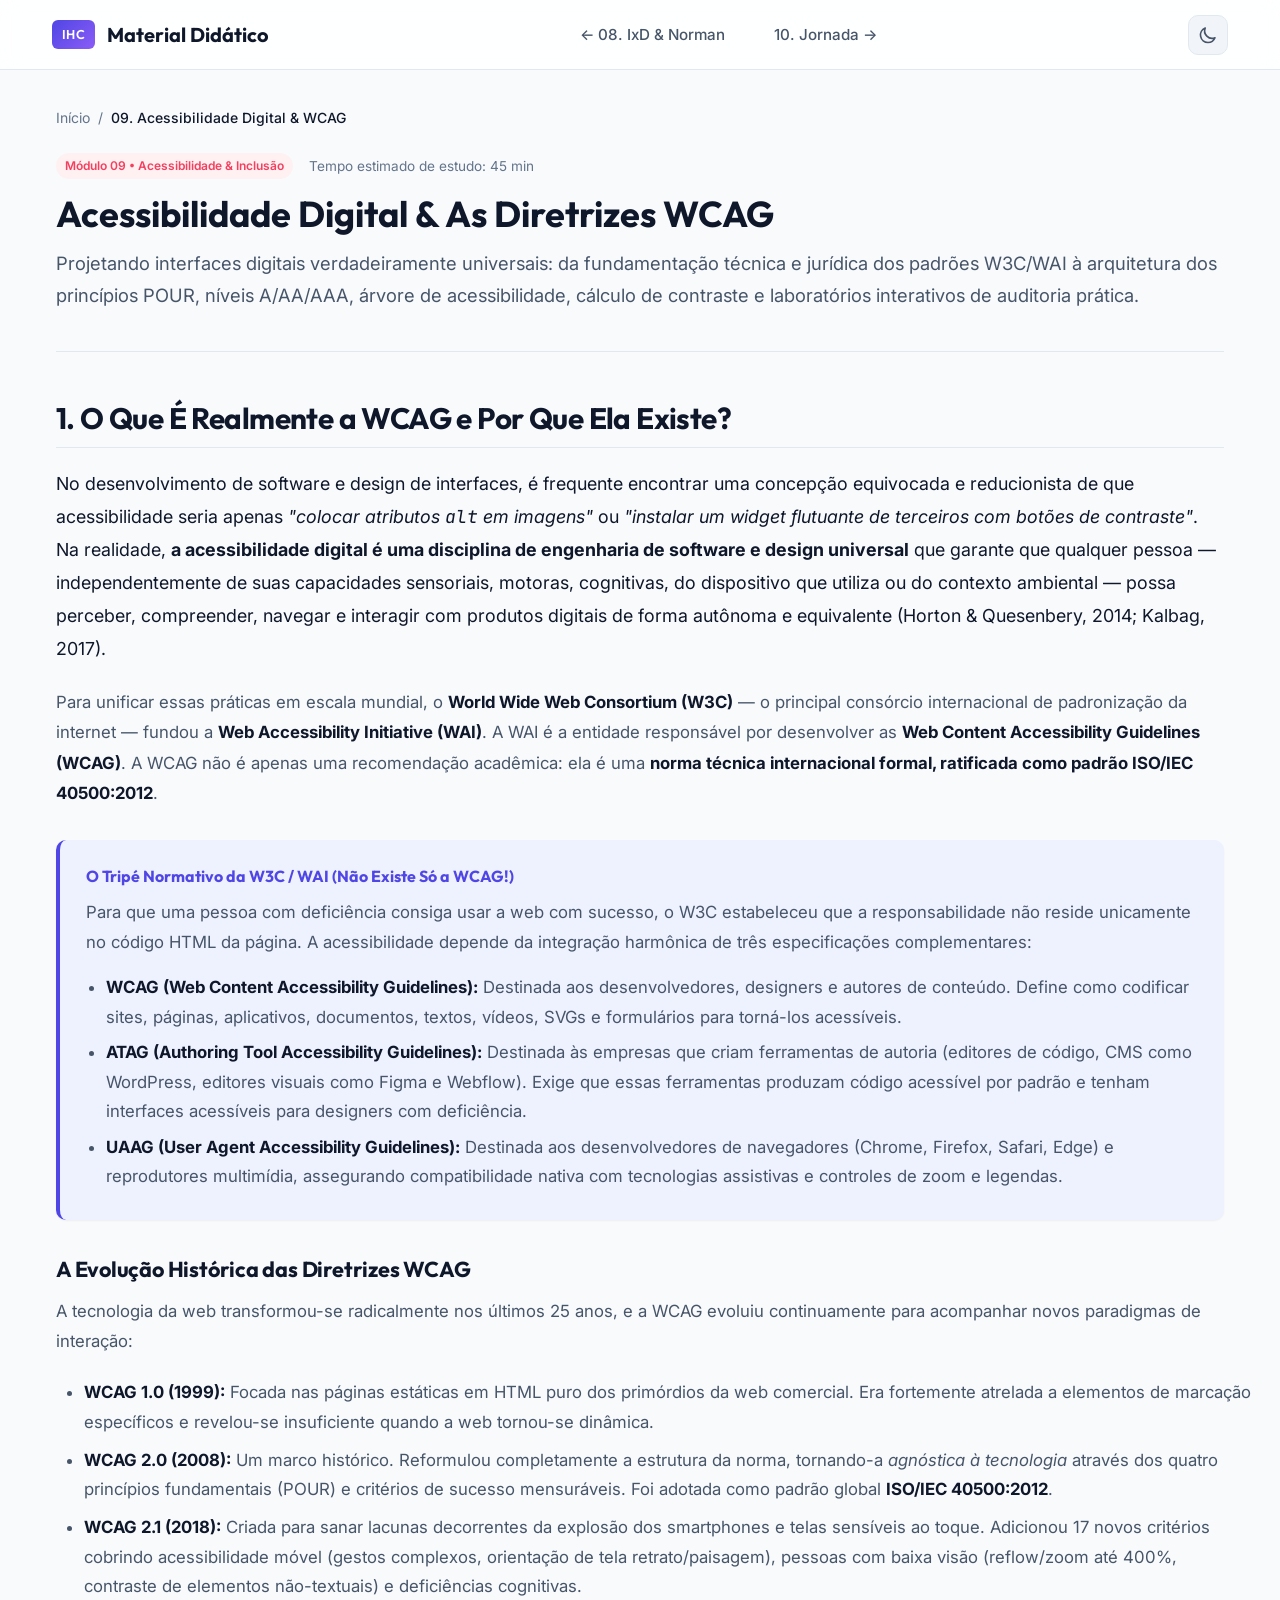
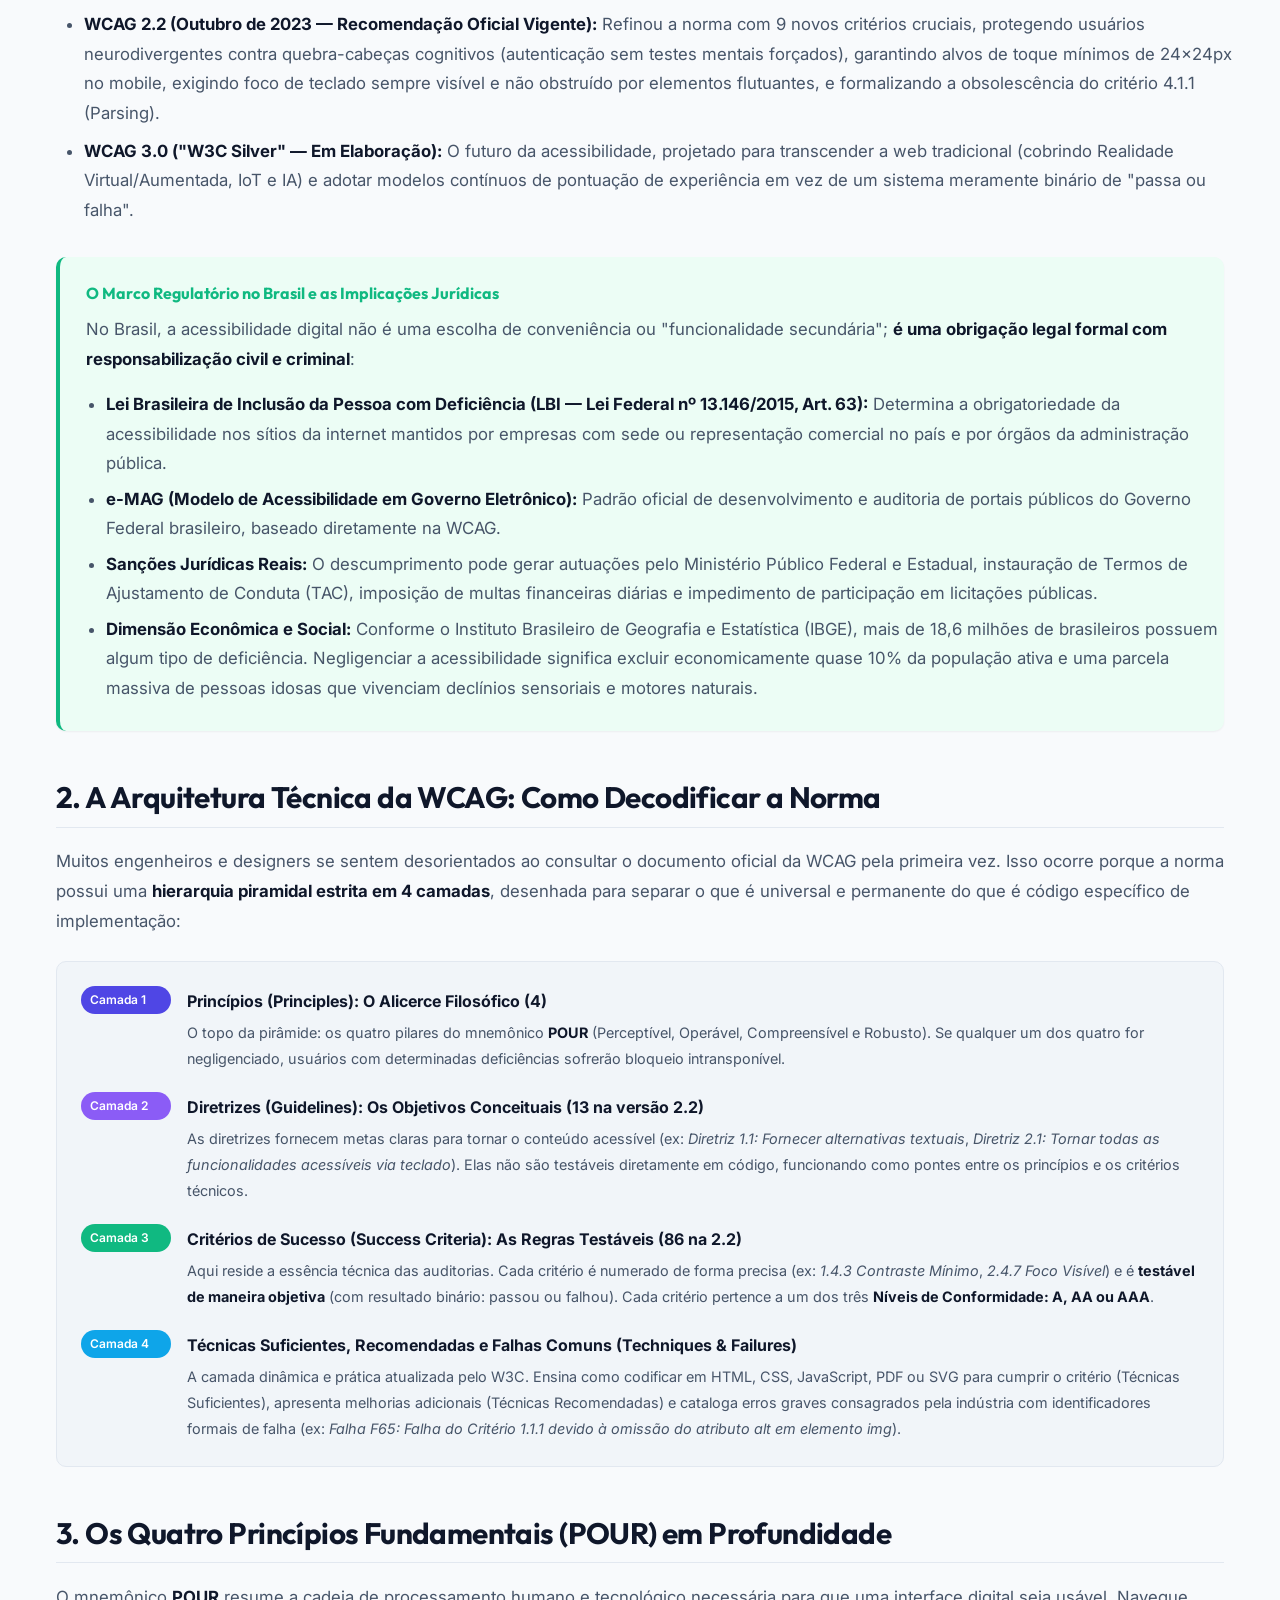
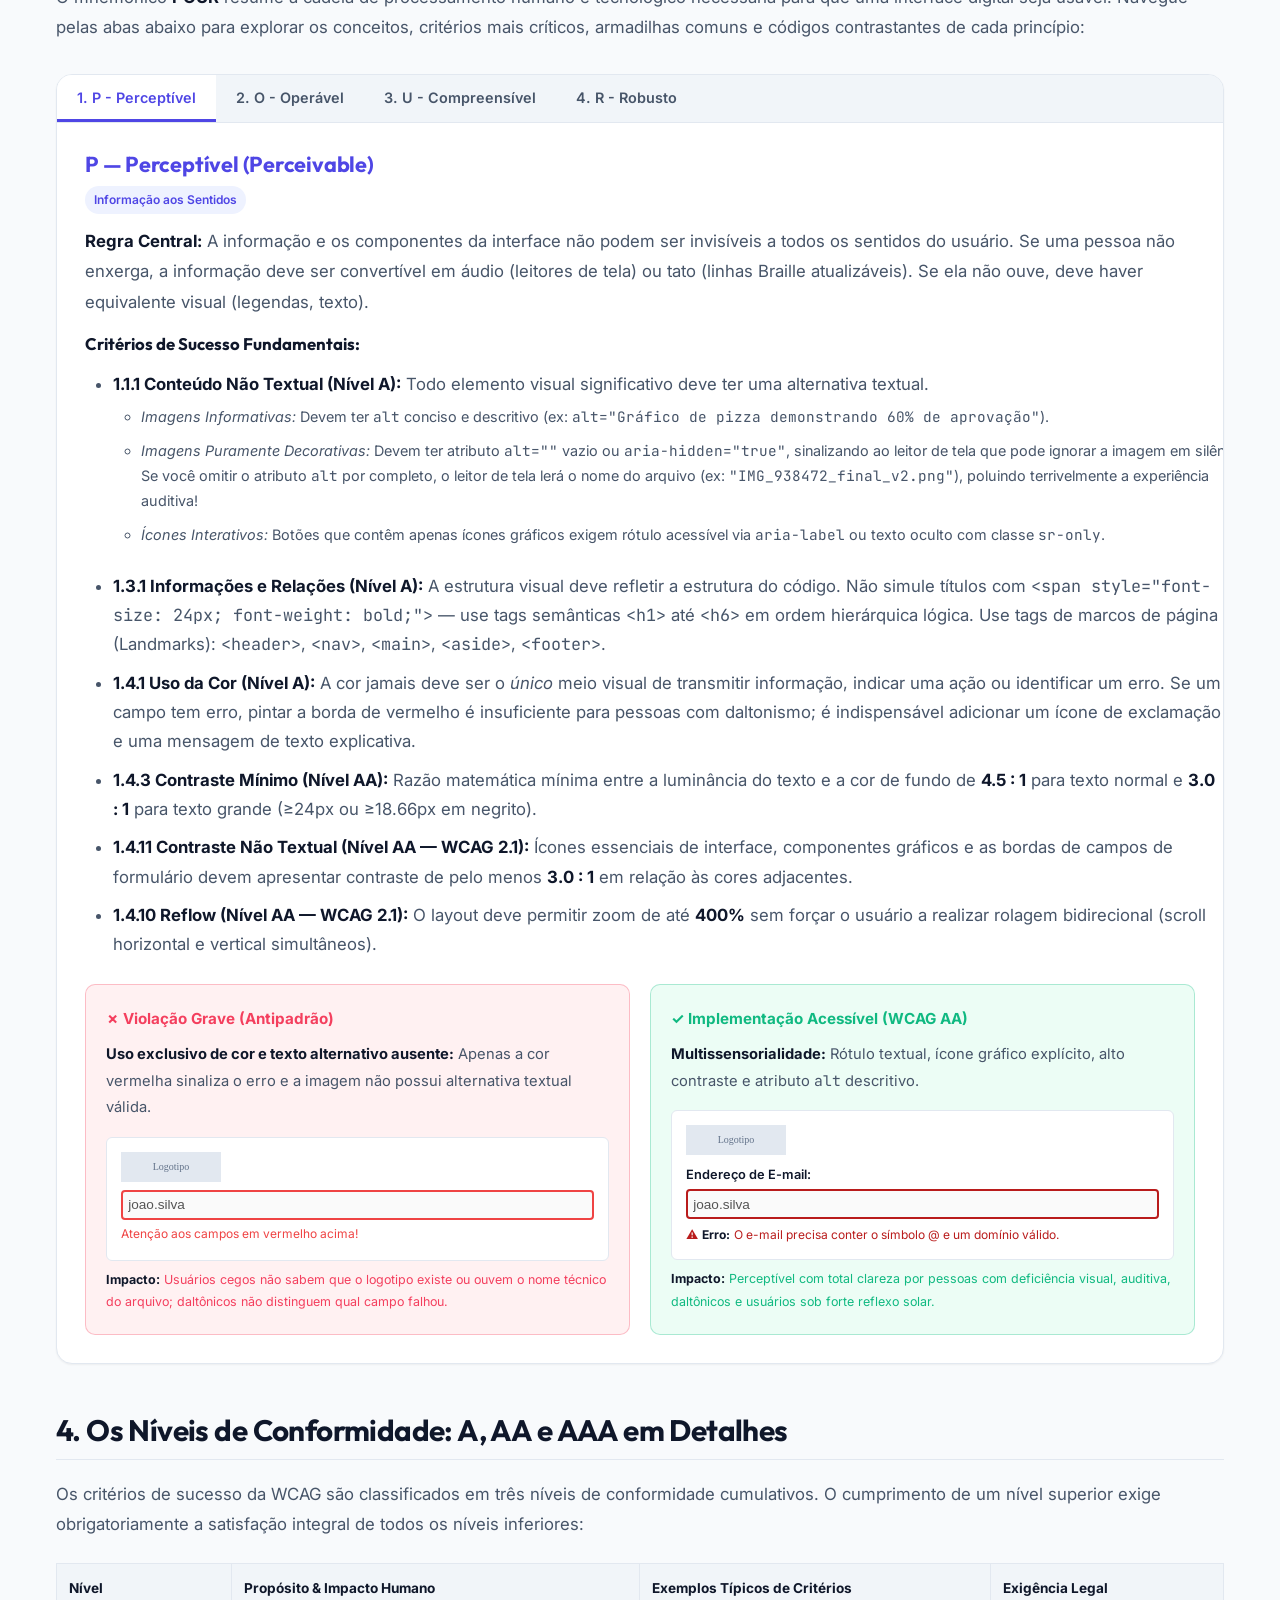
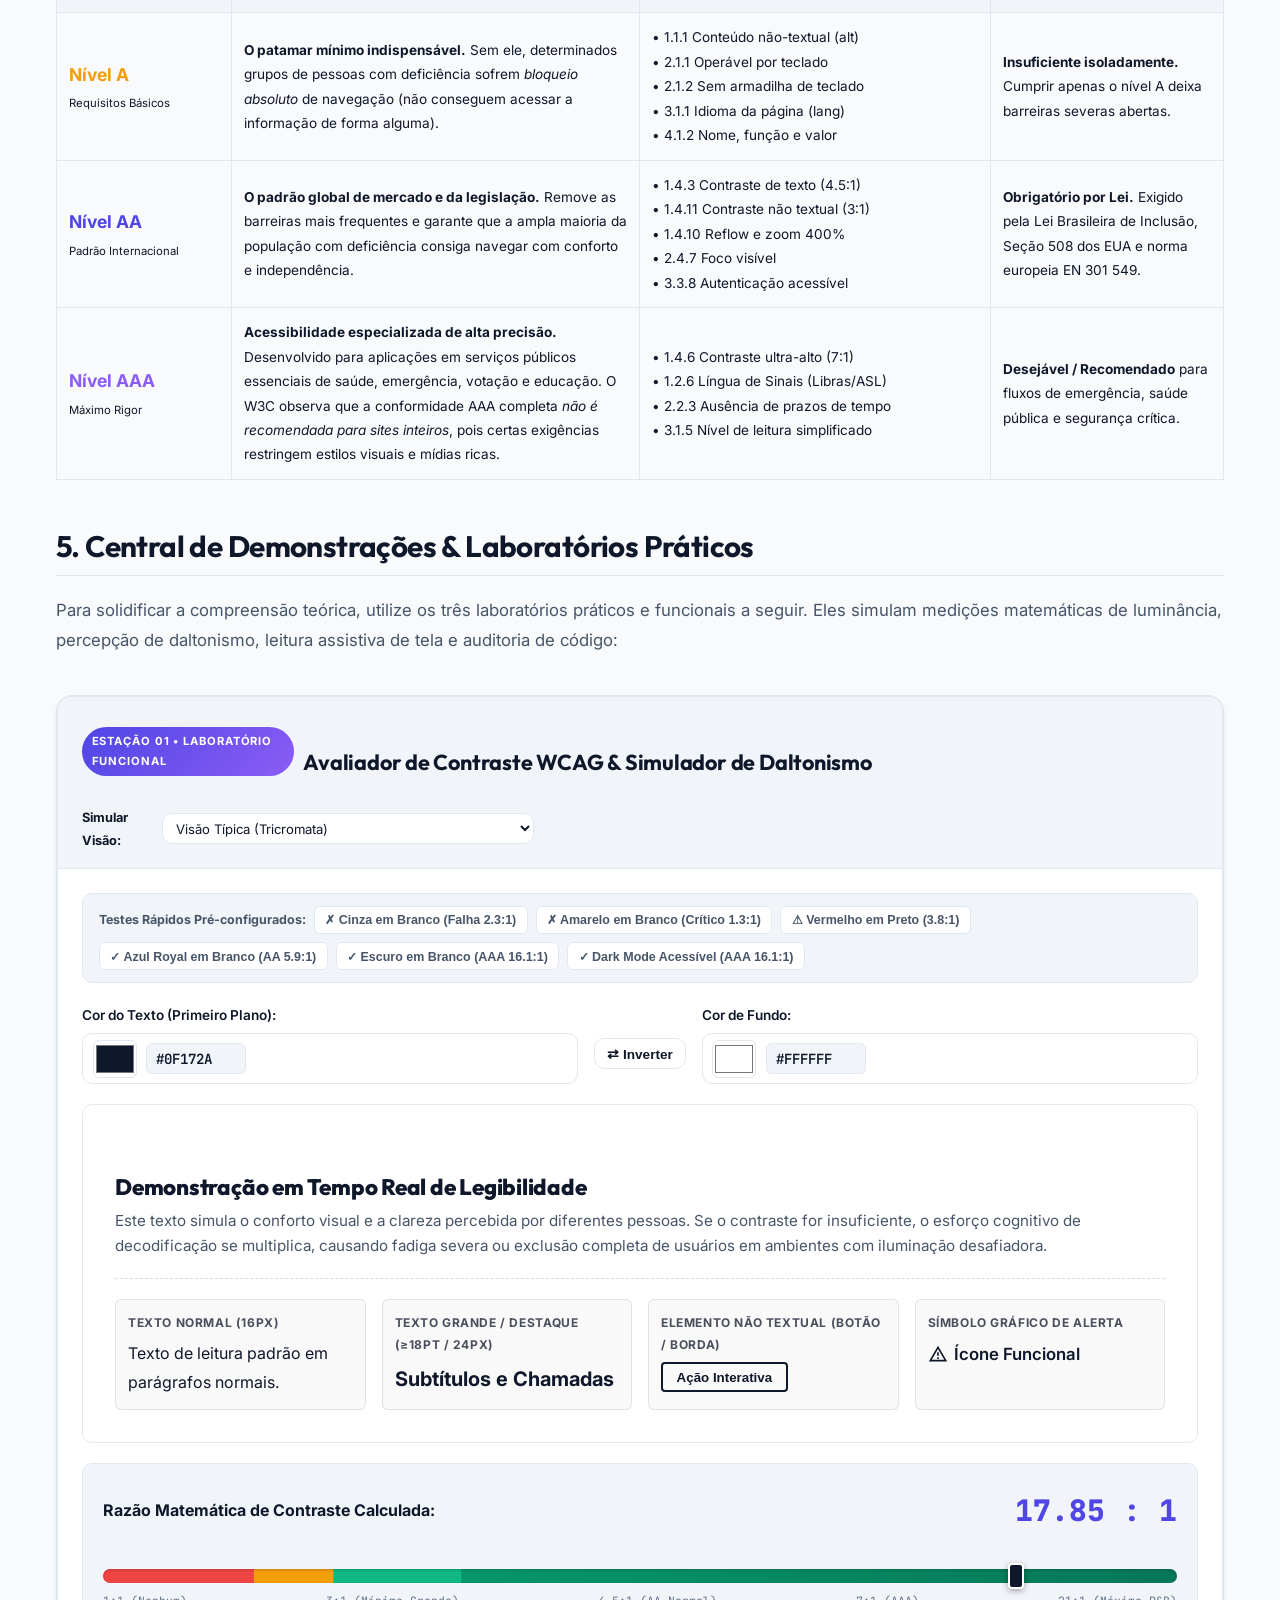
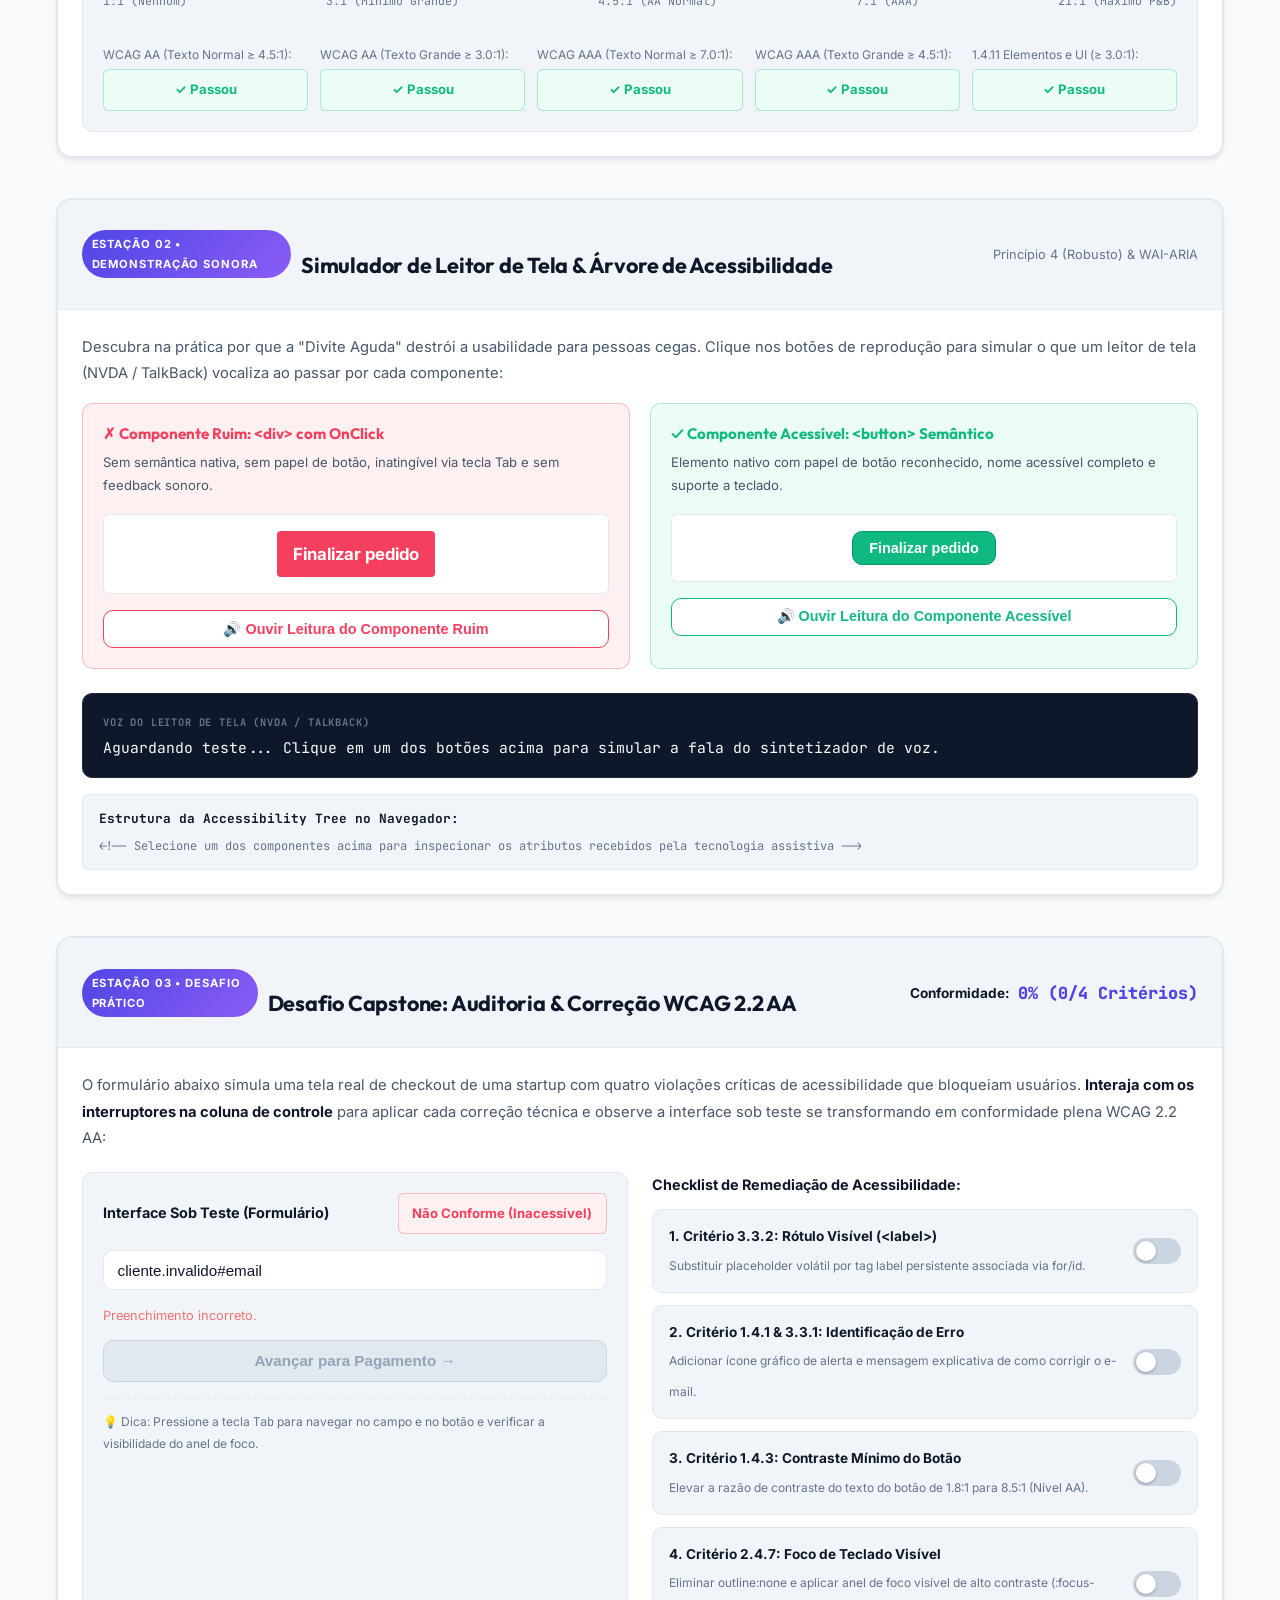
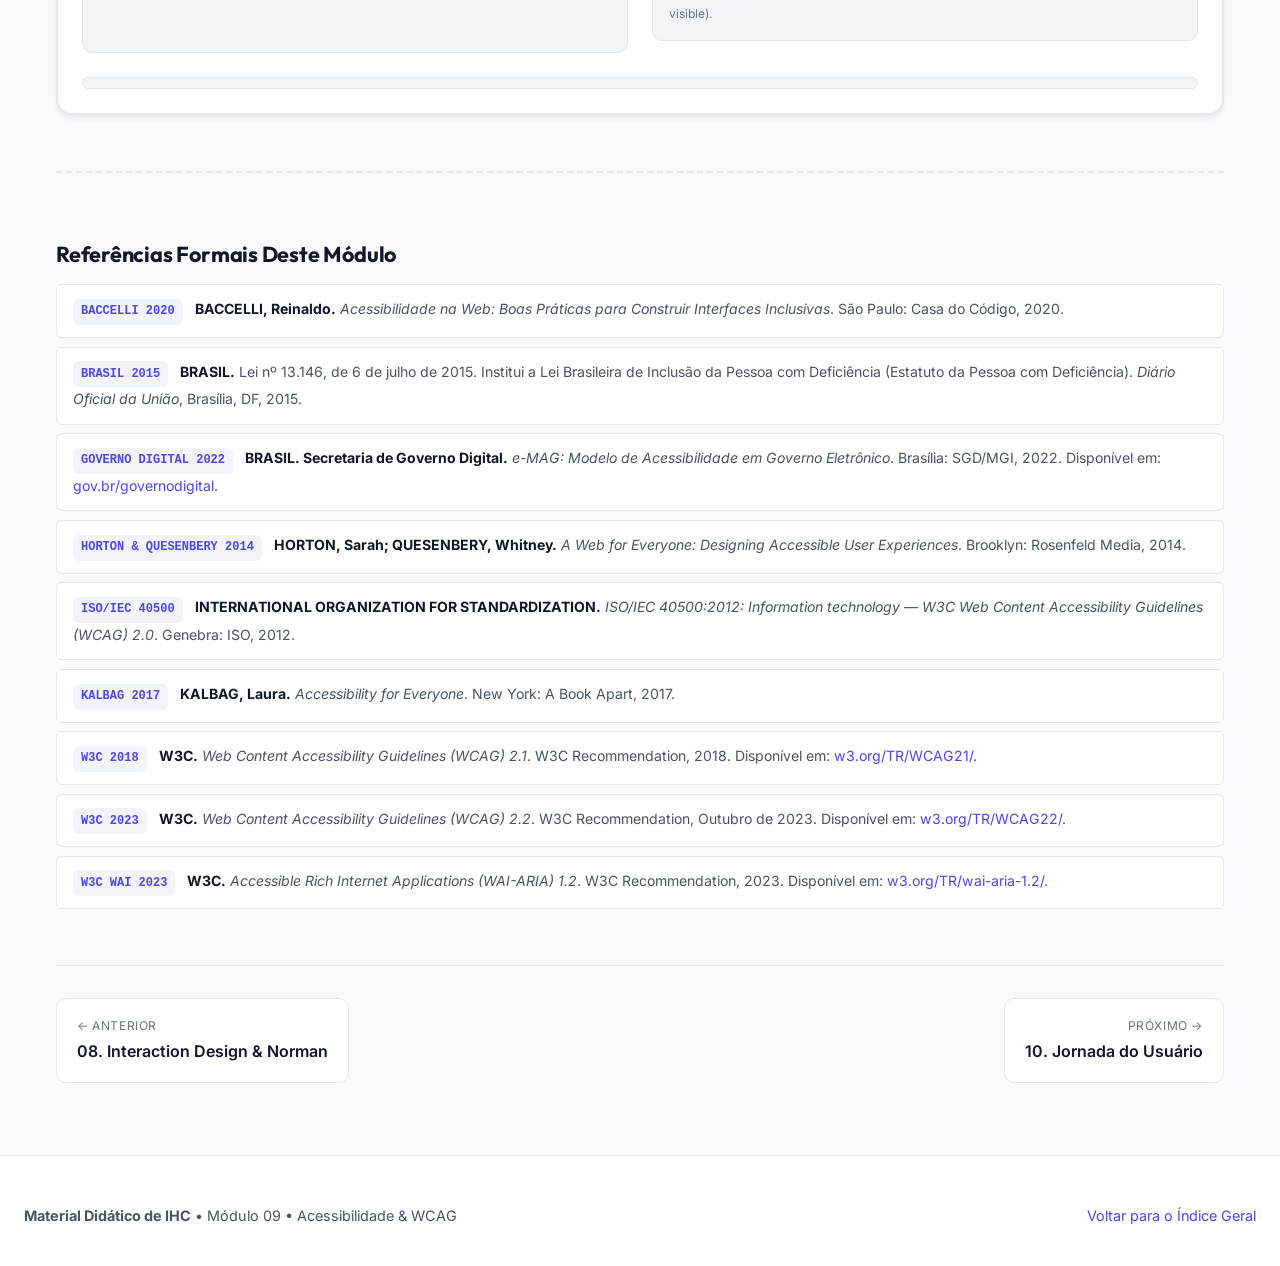
<file: pages/09-acessibilidade-wcag.html>
<!DOCTYPE html>
<html lang="pt-BR">

<head>
  <meta charset="UTF-8">
  <meta name="viewport" content="width=device-width, initial-scale=1.0">
  <title>09. Acessibilidade Digital & Diretrizes WCAG | IHC</title>
  <meta name="description"
    content="Guia mestre de Acessibilidade Digital e Diretrizes WCAG (2.1 e 2.2): princípios POUR, níveis A/AA/AAA, anatomia técnica de critérios, árvore de acessibilidade e laboratórios práticos de contraste e daltonismo.">
  <link rel="stylesheet" href="../assets/css/main.css">
  <link rel="stylesheet" href="../assets/css/widgets.css">
</head>

<body>

  <!-- Filtros SVG acessíveis para simulação precisa de daltonismo (cross-browser) -->
  <svg aria-hidden="true" style="position: absolute; width: 0; height: 0; overflow: hidden; pointer-events: none;">
    <defs>
      <!-- Protanopia (insensibilidade aos cones vermelhos L) -->
      <filter id="protanopia-filter">
        <feColorMatrix type="matrix"
          values="0.567, 0.433, 0, 0, 0  0.558, 0.442, 0, 0, 0  0, 0.242, 0.758, 0, 0  0, 0, 0, 1, 0" />
      </filter>
      <!-- Deuteranopia (insensibilidade aos cones verdes M) -->
      <filter id="deuteranopia-filter">
        <feColorMatrix type="matrix"
          values="0.625, 0.375, 0, 0, 0  0.7, 0.3, 0, 0, 0  0, 0.3, 0.7, 0, 0  0, 0, 0, 1, 0" />
      </filter>
      <!-- Tritanopia (insensibilidade aos cones azuis S) -->
      <filter id="tritanopia-filter">
        <feColorMatrix type="matrix"
          values="0.95, 0.05, 0, 0, 0  0, 0.433, 0.567, 0, 0  0, 0.475, 0.525, 0, 0  0, 0, 0, 1, 0" />
      </filter>
    </defs>
  </svg>

  <div class="reading-progress" aria-hidden="true"></div>

  <header class="navbar">
    <div class="nav-container">
      <a href="../index.html" class="nav-brand">
        <span class="brand-badge">IHC</span>
        <span>Material Didático</span>
      </a>

      <nav aria-label="Navegação entre módulos">
        <ul class="nav-links">
          <li><a href="08-interaction-design.html" class="nav-link">&larr; 08. IxD & Norman</a></li>
          <li><a href="10-jornada-do-usuario.html" class="nav-link">10. Jornada &rarr;</a></li>
        </ul>
      </nav>

      <div class="nav-actions">
        <button id="theme-toggle" class="btn-icon" aria-label="Alternar tema claro/escuro"></button>
      </div>
    </div>
  </header>

  <main class="main-wrapper" id="conteudo-principal">
    <nav class="breadcrumbs" aria-label="Trilha de navegação (Breadcrumbs)">
      <a href="../index.html">Início</a>
      <span>/</span>
      <span class="current">09. Acessibilidade Digital & WCAG</span>
    </nav>

    <header class="page-header">
      <div class="page-meta">
        <span class="badge category-avaliacao">Módulo 09 &bull; Acessibilidade & Inclusão</span>
        <span style="font-size: 0.85rem; color: var(--text-muted);">Tempo estimado de estudo: 45 min</span>
      </div>
      <h1 class="page-title">Acessibilidade Digital & As Diretrizes WCAG</h1>
      <p class="page-subtitle">
        Projetando interfaces digitais verdadeiramente universais: da fundamentação técnica e jurídica dos padrões
        W3C/WAI à arquitetura dos princípios POUR, níveis A/AA/AAA, árvore de acessibilidade, cálculo de contraste e
        laboratórios interativos de auditoria prática.
      </p>
    </header>

    <div class="content-grid">
      <article class="article-content">

        <!-- ============================================================== -->
        <!-- SEÇÃO 1: O QUE É REALMENTE A WCAG E O ECOSSISTEMA GLOBAL W3C   -->
        <!-- ============================================================== -->
        <h2>1. O Que É Realmente a WCAG e Por Que Ela Existe?</h2>

        <p>
          No desenvolvimento de software e design de interfaces, é frequente encontrar uma concepção equivocada e
          reducionista de que acessibilidade seria apenas <em>"colocar atributos <code>alt</code> em imagens"</em> ou
          <em>"instalar um widget flutuante de terceiros com botões de contraste"</em>. Na realidade, <strong>a
            acessibilidade digital é uma disciplina de engenharia de software e design universal</strong> que garante
          que qualquer pessoa &mdash; independentemente de suas capacidades sensoriais, motoras, cognitivas, do
          dispositivo que utiliza ou do contexto ambiental &mdash; possa perceber, compreender, navegar e interagir com
          produtos digitais de forma autônoma e equivalente (Horton & Quesenbery, 2014; Kalbag, 2017).
        </p>

        <p>
          Para unificar essas práticas em escala mundial, o <strong>World Wide Web Consortium (W3C)</strong> &mdash; o
          principal consórcio internacional de padronização da internet &mdash; fundou a <strong>Web Accessibility
            Initiative (WAI)</strong>. A WAI é a entidade responsável por desenvolver as <strong>Web Content
            Accessibility Guidelines (WCAG)</strong>. A WCAG não é apenas uma recomendação acadêmica: ela é uma
          <strong>norma técnica internacional formal, ratificada como padrão ISO/IEC 40500:2012</strong>.
        </p>

        <div class="callout callout-theory">
          <div class="callout-title">O Tripé Normativo da W3C / WAI (Não Existe Só a WCAG!)</div>
          <p>
            Para que uma pessoa com deficiência consiga usar a web com sucesso, o W3C estabeleceu que a responsabilidade
            não reside unicamente no código HTML da página. A acessibilidade depende da integração harmônica de três
            especificações complementares:
          </p>
          <ul style="margin: 0.5rem 0 0 1.25rem;">
            <li><strong>WCAG (Web Content Accessibility Guidelines):</strong> Destinada aos desenvolvedores, designers e
              autores de conteúdo. Define como codificar sites, páginas, aplicativos, documentos, textos, vídeos, SVGs e
              formulários para torná-los acessíveis.</li>
            <li><strong>ATAG (Authoring Tool Accessibility Guidelines):</strong> Destinada às empresas que criam
              ferramentas de autoria (editores de código, CMS como WordPress, editores visuais como Figma e Webflow).
              Exige que essas ferramentas produzam código acessível por padrão e tenham interfaces acessíveis para
              designers com deficiência.</li>
            <li><strong>UAAG (User Agent Accessibility Guidelines):</strong> Destinada aos desenvolvedores de
              navegadores (Chrome, Firefox, Safari, Edge) e reprodutores multimídia, assegurando compatibilidade nativa
              com tecnologias assistivas e controles de zoom e legendas.</li>
          </ul>
        </div>

        <h3>A Evolução Histórica das Diretrizes WCAG</h3>
        <p>
          A tecnologia da web transformou-se radicalmente nos últimos 25 anos, e a WCAG evoluiu continuamente para
          acompanhar novos paradigmas de interação:
        </p>

        <ul>
          <li><strong>WCAG 1.0 (1999):</strong> Focada nas páginas estáticas em HTML puro dos primórdios da web
            comercial. Era fortemente atrelada a elementos de marcação específicos e revelou-se insuficiente quando a
            web tornou-se dinâmica.</li>
          <li><strong>WCAG 2.0 (2008):</strong> Um marco histórico. Reformulou completamente a estrutura da norma,
            tornando-a <em>agnóstica à tecnologia</em> através dos quatro princípios fundamentais (POUR) e critérios de
            sucesso mensuráveis. Foi adotada como padrão global <strong>ISO/IEC 40500:2012</strong>.</li>
          <li><strong>WCAG 2.1 (2018):</strong> Criada para sanar lacunas decorrentes da explosão dos smartphones e
            telas sensíveis ao toque. Adicionou 17 novos critérios cobrindo acessibilidade móvel (gestos complexos,
            orientação de tela retrato/paisagem), pessoas com baixa visão (reflow/zoom até 400%, contraste de elementos
            não-textuais) e deficiências cognitivas.</li>
          <li><strong>WCAG 2.2 (Outubro de 2023 &mdash; Recomendação Oficial Vigente):</strong> Refinou a norma com 9
            novos critérios cruciais, protegendo usuários neurodivergentes contra quebra-cabeças cognitivos
            (autenticação sem testes mentais forçados), garantindo alvos de toque mínimos de 24&times;24px no mobile,
            exigindo foco de teclado sempre visível e não obstruído por elementos flutuantes, e formalizando a
            obsolescência do critério 4.1.1 (Parsing).</li>
          <li><strong>WCAG 3.0 ("W3C Silver" &mdash; Em Elaboração):</strong> O futuro da acessibilidade, projetado para
            transcender a web tradicional (cobrindo Realidade Virtual/Aumentada, IoT e IA) e adotar modelos contínuos de
            pontuação de experiência em vez de um sistema meramente binário de "passa ou falha".</li>
        </ul>

        <div class="callout callout-key">
          <div class="callout-title">O Marco Regulatório no Brasil e as Implicações Jurídicas</div>
          <p>
            No Brasil, a acessibilidade digital não é uma escolha de conveniência ou "funcionalidade secundária";
            <strong>é uma obrigação legal formal com responsabilização civil e criminal</strong>:
          </p>
          <ul style="margin: 0.5rem 0 0 1.25rem;">
            <li><strong>Lei Brasileira de Inclusão da Pessoa com Deficiência (LBI &mdash; Lei Federal nº 13.146/2015,
                Art. 63):</strong> Determina a obrigatoriedade da acessibilidade nos sítios da internet mantidos por
              empresas com sede ou representação comercial no país e por órgãos da administração pública.</li>
            <li><strong>e-MAG (Modelo de Acessibilidade em Governo Eletrônico):</strong> Padrão oficial de
              desenvolvimento e auditoria de portais públicos do Governo Federal brasileiro, baseado diretamente na
              WCAG.</li>
            <li><strong>Sanções Jurídicas Reais:</strong> O descumprimento pode gerar autuações pelo Ministério Público
              Federal e Estadual, instauração de Termos de Ajustamento de Conduta (TAC), imposição de multas financeiras
              diárias e impedimento de participação em licitações públicas.</li>
            <li><strong>Dimensão Econômica e Social:</strong> Conforme o Instituto Brasileiro de Geografia e Estatística
              (IBGE), mais de 18,6 milhões de brasileiros possuem algum tipo de deficiência. Negligenciar a
              acessibilidade significa excluir economicamente quase 10% da população ativa e uma parcela massiva de
              pessoas idosas que vivenciam declínios sensoriais e motores naturais.</li>
          </ul>
        </div>

        <!-- ============================================================== -->
        <!-- SEÇÃO 2: A ARQUITETURA TÉCNICA EM 4 CAMADAS DA WCAG            -->
        <!-- ============================================================== -->
        <h2>2. A Arquitetura Técnica da WCAG: Como Decodificar a Norma</h2>
        <p>
          Muitos engenheiros e designers se sentem desorientados ao consultar o documento oficial da WCAG pela primeira
          vez. Isso ocorre porque a norma possui uma <strong>hierarquia piramidal estrita em 4 camadas</strong>,
          desenhada para separar o que é universal e permanente do que é código específico de implementação:
        </p>

        <div
          style="background:var(--bg-subtle); border:1px solid var(--border-color); border-radius:var(--radius-md); padding:1.5rem; margin:1.5rem 0;">
          <div style="display:flex; flex-direction:column; gap:1.25rem;">

            <div style="display:flex; gap:1rem; align-items:flex-start;">
              <span class="badge"
                style="background:var(--primary); color:#fff; min-width:90px; text-align:center;">Camada 1</span>
              <div>
                <strong style="color:var(--text-primary); font-size:1rem;">Princípios (Principles): O Alicerce
                  Filosófico (4)</strong>
                <p style="margin:0.25rem 0 0; font-size:0.9rem; color:var(--text-secondary);">
                  O topo da pirâmide: os quatro pilares do mnemônico <strong>POUR</strong> (Perceptível, Operável,
                  Compreensível e Robusto). Se qualquer um dos quatro for negligenciado, usuários com determinadas
                  deficiências sofrerão bloqueio intransponível.
                </p>
              </div>
            </div>

            <div style="display:flex; gap:1rem; align-items:flex-start;">
              <span class="badge"
                style="background:var(--accent-purple); color:#fff; min-width:90px; text-align:center;">Camada 2</span>
              <div>
                <strong style="color:var(--text-primary); font-size:1rem;">Diretrizes (Guidelines): Os Objetivos
                  Conceituais (13 na versão 2.2)</strong>
                <p style="margin:0.25rem 0 0; font-size:0.9rem; color:var(--text-secondary);">
                  As diretrizes fornecem metas claras para tornar o conteúdo acessível (ex: <em>Diretriz 1.1: Fornecer
                    alternativas textuais</em>, <em>Diretriz 2.1: Tornar todas as funcionalidades acessíveis via
                    teclado</em>). Elas não são testáveis diretamente em código, funcionando como pontes entre os
                  princípios e os critérios técnicos.
                </p>
              </div>
            </div>

            <div style="display:flex; gap:1rem; align-items:flex-start;">
              <span class="badge"
                style="background:var(--accent-emerald); color:#fff; min-width:90px; text-align:center;">Camada 3</span>
              <div>
                <strong style="color:var(--text-primary); font-size:1rem;">Critérios de Sucesso (Success Criteria): As
                  Regras Testáveis (86 na 2.2)</strong>
                <p style="margin:0.25rem 0 0; font-size:0.9rem; color:var(--text-secondary);">
                  Aqui reside a essência técnica das auditorias. Cada critério é numerado de forma precisa (ex:
                  <em>1.4.3 Contraste Mínimo</em>, <em>2.4.7 Foco Visível</em>) e é <strong>testável de maneira
                    objetiva</strong> (com resultado binário: passou ou falhou). Cada critério pertence a um dos três
                  <strong>Níveis de Conformidade: A, AA ou AAA</strong>.
                </p>
              </div>
            </div>

            <div style="display:flex; gap:1rem; align-items:flex-start;">
              <span class="badge"
                style="background:var(--accent-sky); color:#fff; min-width:90px; text-align:center;">Camada 4</span>
              <div>
                <strong style="color:var(--text-primary); font-size:1rem;">Técnicas Suficientes, Recomendadas e Falhas
                  Comuns (Techniques & Failures)</strong>
                <p style="margin:0.25rem 0 0; font-size:0.9rem; color:var(--text-secondary);">
                  A camada dinâmica e prática atualizada pelo W3C. Ensina como codificar em HTML, CSS, JavaScript, PDF
                  ou SVG para cumprir o critério (Técnicas Suficientes), apresenta melhorias adicionais (Técnicas
                  Recomendadas) e cataloga erros graves consagrados pela indústria com identificadores formais de falha
                  (ex: <em>Falha F65: Falha do Critério 1.1.1 devido à omissão do atributo alt em elemento img</em>).
                </p>
              </div>
            </div>

          </div>
        </div>

        <!-- ============================================================== -->
        <!-- SEÇÃO 3: OS QUATRO PRINCÍPIOS FUNDAMENTAIS (POUR) EM DETALHES -->
        <!-- ============================================================== -->
        <h2>3. Os Quatro Princípios Fundamentais (POUR) em Profundidade</h2>
        <p>
          O mnemônico <strong>POUR</strong> resume a cadeia de processamento humano e tecnológico necessária para que
          uma interface digital seja usável. Navegue pelas abas abaixo para explorar os conceitos, critérios mais
          críticos, armadilhas comuns e códigos contrastantes de cada princípio:
        </p>

        <!-- CARD COM ABAS: 4 PRINCÍPIOS POUR -->
        <div class="tabbed-card">
          <nav class="tabbed-nav" aria-label="Abas dos Princípios POUR da WCAG">
            <button class="tab-nav-btn active" data-tab="tab-pour-p">1. P - Perceptível</button>
            <button class="tab-nav-btn" data-tab="tab-pour-o">2. O - Operável</button>
            <button class="tab-nav-btn" data-tab="tab-pour-u">3. U - Compreensível</button>
            <button class="tab-nav-btn" data-tab="tab-pour-r">4. R - Robusto</button>
          </nav>

          <div class="tabbed-content">

            <!-- ABA 1: PERCEPTÍVEL -->
            <div class="tab-pane active" id="tab-pour-p">
              <div
                style="display:flex; justify-content:space-between; align-items:baseline; margin-bottom:0.75rem; flex-wrap:wrap; gap:0.5rem;">
                <h3 style="margin:0; color:var(--primary);">P &mdash; Perceptível (Perceivable)</h3>
                <span class="badge" style="background:var(--primary-light); color:var(--primary);">Informação aos
                  Sentidos</span>
              </div>
              <p>
                <strong>Regra Central:</strong> A informação e os componentes da interface não podem ser invisíveis a
                todos os sentidos do usuário. Se uma pessoa não enxerga, a informação deve ser convertível em áudio
                (leitores de tela) ou tato (linhas Braille atualizáveis). Se ela não ouve, deve haver equivalente visual
                (legendas, texto).
              </p>

              <h4>Critérios de Sucesso Fundamentais:</h4>
              <ul>
                <li>
                  <strong>1.1.1 Conteúdo Não Textual (Nível A):</strong> Todo elemento visual significativo deve ter uma
                  alternativa textual.
                  <ul style="font-size:0.9rem; margin-top:0.3rem;">
                    <li><em>Imagens Informativas:</em> Devem ter <code>alt</code> conciso e descritivo (ex:
                      <code>alt="Gráfico de pizza demonstrando 60% de aprovação"</code>).</li>
                    <li><em>Imagens Puramente Decorativas:</em> Devem ter atributo <code>alt=""</code> vazio ou
                      <code>aria-hidden="true"</code>, sinalizando ao leitor de tela que pode ignorar a imagem em
                      silêncio. Se você omitir o atributo <code>alt</code> por completo, o leitor de tela lerá o nome do
                      arquivo (ex: <code>"IMG_938472_final_v2.png"</code>), poluindo terrivelmente a experiência
                      auditiva!</li>
                    <li><em>Ícones Interativos:</em> Botões que contêm apenas ícones gráficos exigem rótulo acessível
                      via <code>aria-label</code> ou texto oculto com classe <code>sr-only</code>.</li>
                  </ul>
                </li>
                <li>
                  <strong>1.3.1 Informações e Relações (Nível A):</strong> A estrutura visual deve refletir a estrutura
                  do código. Não simule títulos com
                  <code>&lt;span style="font-size: 24px; font-weight: bold;"&gt;</code> &mdash; use tags semânticas
                  <code>&lt;h1&gt;</code> até <code>&lt;h6&gt;</code> em ordem hierárquica lógica. Use tags de marcos de
                  página (Landmarks): <code>&lt;header&gt;</code>, <code>&lt;nav&gt;</code>, <code>&lt;main&gt;</code>,
                  <code>&lt;aside&gt;</code>, <code>&lt;footer&gt;</code>.
                </li>
                <li>
                  <strong>1.4.1 Uso da Cor (Nível A):</strong> A cor jamais deve ser o <em>único</em> meio visual de
                  transmitir informação, indicar uma ação ou identificar um erro. Se um campo tem erro, pintar a borda
                  de vermelho é insuficiente para pessoas com daltonismo; é indispensável adicionar um ícone de
                  exclamação e uma mensagem de texto explicativa.
                </li>
                <li>
                  <strong>1.4.3 Contraste Mínimo (Nível AA):</strong> Razão matemática mínima entre a luminância do
                  texto e a cor de fundo de <strong>4.5 : 1</strong> para texto normal e <strong>3.0 : 1</strong> para
                  texto grande (&ge;24px ou &ge;18.66px em negrito).
                </li>
                <li>
                  <strong>1.4.11 Contraste Não Textual (Nível AA &mdash; WCAG 2.1):</strong> Ícones essenciais de
                  interface, componentes gráficos e as bordas de campos de formulário devem apresentar contraste de pelo
                  menos <strong>3.0 : 1</strong> em relação às cores adjacentes.
                </li>
                <li>
                  <strong>1.4.10 Reflow (Nível AA &mdash; WCAG 2.1):</strong> O layout deve permitir zoom de até
                  <strong>400%</strong> sem forçar o usuário a realizar rolagem bidirecional (scroll horizontal e
                  vertical simultâneos).
                </li>
              </ul>

              <div class="comparison-grid">
                <div class="comparison-card bad">
                  <div class="comparison-card-title">✗ Violação Grave (Antipadrão)</div>
                  <p><strong>Uso exclusivo de cor e texto alternativo ausente:</strong> Apenas a cor vermelha sinaliza o
                    erro e a imagem não possui alternativa textual válida.</p>
                  <div class="interactive-mini-preview">
                    <img
                      src="data:image/svg+xml,%3Csvg xmlns='http://www.w3.org/2000/svg' width='100' height='30' viewBox='0 0 100 30'%3E%3Crect width='100' height='30' fill='%23e2e8f0'/%3E%3Ctext x='50' y='18' text-anchor='middle' font-size='10' fill='%2364748b'%3ELogotipo%3C/text%3E%3C/svg%3E"
                      style="display:block; margin-bottom:0.5rem;">
                    <input type="text" value="joao.silva"
                      style="border: 2px solid #ef4444; padding: 0.35rem; width:100%; border-radius:4px; font-size:0.85rem;"
                      disabled>
                    <small style="color: #ef4444; font-size: 0.75rem;">Atenção aos campos em vermelho acima!</small>
                  </div>
                  <div style="font-size:0.78rem; color:var(--accent-rose); margin-top:0.5rem;">
                    <strong>Impacto:</strong> Usuários cegos não sabem que o logotipo existe ou ouvem o nome técnico do
                    arquivo; daltônicos não distinguem qual campo falhou.
                  </div>
                </div>

                <div class="comparison-card good">
                  <div class="comparison-card-title">✓ Implementação Acessível (WCAG AA)</div>
                  <p><strong>Multissensorialidade:</strong> Rótulo textual, ícone gráfico explícito, alto contraste e
                    atributo <code>alt</code> descritivo.</p>
                  <div class="interactive-mini-preview">
                    <img
                      src="data:image/svg+xml,%3Csvg xmlns='http://www.w3.org/2000/svg' width='100' height='30' viewBox='0 0 100 30'%3E%3Crect width='100' height='30' fill='%23e2e8f0'/%3E%3Ctext x='50' y='18' text-anchor='middle' font-size='10' fill='%2364748b'%3ELogotipo%3C/text%3E%3C/svg%3E"
                      alt="Logotipo da Plataforma de Pagamentos IHC" style="display:block; margin-bottom:0.5rem;">
                    <label style="font-size:0.8rem; font-weight:600; display:block; margin-bottom:0.2rem;">Endereço de
                      E-mail:</label>
                    <input type="text" value="joao.silva"
                      style="border: 2px solid #b91c1c; padding: 0.35rem; width:100%; border-radius:4px; font-size:0.85rem;"
                      disabled>
                    <div
                      style="color: #b91c1c; font-size: 0.75rem; margin-top:0.3rem; display:flex; align-items:center; gap:0.25rem;">
                      <span aria-hidden="true">⚠</span> <strong>Erro:</strong> O e-mail precisa conter o símbolo @ e um
                      domínio válido.
                    </div>
                  </div>
                  <div style="font-size:0.78rem; color:var(--accent-emerald); margin-top:0.5rem;">
                    <strong>Impacto:</strong> Perceptível com total clareza por pessoas com deficiência visual,
                    auditiva, daltônicos e usuários sob forte reflexo solar.
                  </div>
                </div>
              </div>
            </div>

            <!-- ABA 2: OPERÁVEL -->
            <div class="tab-pane" id="tab-pour-o">
              <div
                style="display:flex; justify-content:space-between; align-items:baseline; margin-bottom:0.75rem; flex-wrap:wrap; gap:0.5rem;">
                <h3 style="margin:0; color:var(--primary);">O &mdash; Operável (Operable)</h3>
                <span class="badge" style="background:var(--accent-purple-light); color:var(--accent-purple);">Controle
                  & Entrada</span>
              </div>
              <p>
                <strong>Regra Central:</strong> A interface não pode exigir interações físicas que o usuário seja
                incapaz de realizar. Se um usuário não tem precisão motora para manusear um mouse, ele deve conseguir
                realizar 100% das tarefas utilizando unicamente o <strong>teclado físico</strong> ou um acionador
                adaptado.
              </p>

              <h4>Critérios de Sucesso Fundamentais:</h4>
              <ul>
                <li>
                  <strong>2.1.1 Acessível por Teclado (Nível A):</strong> Toda a navegação, ativação de botões, seleção
                  de abas, abertura de dropdowns e preenchimento de formulários devem funcionar com as teclas
                  <kbd>Tab</kbd>, <kbd>Shift+Tab</kbd>, <kbd>Enter</kbd>, <kbd>Espaço</kbd>, <kbd>Esc</kbd> e as
                  <kbd>&uarr;</kbd><kbd>&darr;</kbd><kbd>&larr;</kbd><kbd>&rarr;</kbd> Setas.
                </li>
                <li>
                  <strong>2.1.2 Sem Armadilha de Teclado (No Keyboard Trap &mdash; Nível A):</strong> O usuário nunca
                  pode ficar preso em um elemento sem conseguir sair dele apenas com o teclado. Modais devem capturar o
                  foco enquanto abertos, mas a tecla <kbd>Esc</kbd> deve obrigatoriamente fechá-los e devolver o foco ao
                  botão que os abriu.
                </li>
                <li>
                  <strong>2.4.1 Ignorar Blocos (Bypass Blocks / Skip Links &mdash; Nível A):</strong> Disponibilizar um
                  link oculto no topo da página que se torna visível ao focar (<kbd>Tab</kbd>), permitindo pular
                  diretamente o menu de cabeçalho para o conteúdo principal, poupando dezenas de toques repetitivos no
                  teclado.
                </li>
                <li>
                  <strong>2.4.7 Foco Visível (Focus Visible &mdash; Nível AA):</strong> É expressamente proibido
                  desativar o anel de foco no CSS com <code>outline: none;</code> sem fornecer imediatamente um
                  substituto estilizado de alto contraste. Se o usuário que navega por teclado não sabe onde está o
                  cursor, a página está inutilizável.
                </li>
                <li>
                  <strong>2.4.11 Foco Não Coberto (Focus Not Obscured &mdash; Nível AA &mdash; WCAG 2.2):</strong>
                  Quando um elemento ganha foco via teclado, ele não pode ficar totalmente ocultado por rodapés
                  flutuantes, barras de cookies ou cabeçalhos fixos <code>position: fixed</code>.
                </li>
                <li>
                  <strong>2.5.8 Tamanho do Alvo Mínimo (Target Size Minimum &mdash; Nível AA &mdash; WCAG 2.2):</strong>
                  Em telas móveis e interfaces gráficas, alvos de toque/clique devem ter uma área de pelo menos
                  <strong>24&times;24 pixels</strong> ou espaçamento suficiente para evitar acionamentos acidentais por
                  pessoas com tremores nas mãos ou dedos largos.
                </li>
              </ul>

              <div class="comparison-grid">
                <div class="comparison-card bad">
                  <div class="comparison-card-title">✗ O Crime do "outline: none"</div>
                  <p><strong>Foco Invisível e Div Clicável:</strong> O desenvolvedor usou uma <code>&lt;div&gt;</code>
                    com evento <code>onclick</code> e apagou o foco visual com <code>outline: none</code> para "não
                    estragar a estética".</p>
                  <div class="interactive-mini-preview">
                    <div
                      style="background:#6366f1; color:#fff; padding:0.4rem 0.8rem; border-radius:4px; display:inline-block; font-size:0.85rem; cursor:pointer;"
                      class="focus-hidden">
                      Salvar Cadastro (Inatingível via Tab)
                    </div>
                  </div>
                  <div style="font-size:0.78rem; color:var(--accent-rose); margin-top:0.5rem;">
                    <strong>Impacto:</strong> Pessoas com paralisia motora, tetraplegia ou idosos não conseguem sequer
                    focar no elemento com Tab, ficando permanentemente barradas.
                  </div>
                </div>

                <div class="comparison-card good">
                  <div class="comparison-card-title">✓ Foco Visível & Elemento Semântico</div>
                  <p><strong>Botão Nativo com Anel de Alto Contraste:</strong> Utiliza a tag <code>&lt;button&gt;</code>
                    nativa e estiliza a pseudo-classe <code>:focus-visible</code>.</p>
                  <div class="interactive-mini-preview">
                    <button type="button" class="btn btn-primary"
                      style="outline: 3px solid #0f172a; outline-offset: 2px;">
                      Salvar Cadastro (Foco Nítido)
                    </button>
                  </div>
                  <div style="font-size:0.78rem; color:var(--accent-emerald); margin-top:0.5rem;">
                    <strong>Impacto:</strong> O usuário de teclado rastreia com precisão milimétrica a posição do foco a
                    cada pressão da tecla Tab.
                  </div>
                </div>
              </div>
            </div>

            <!-- ABA 3: COMPREENSÍVEL -->
            <div class="tab-pane" id="tab-pour-u">
              <div
                style="display:flex; justify-content:space-between; align-items:baseline; margin-bottom:0.75rem; flex-wrap:wrap; gap:0.5rem;">
                <h3 style="margin:0; color:var(--primary);">U &mdash; Compreensível (Understandable)</h3>
                <span class="badge" style="background:var(--accent-amber-light); color:var(--accent-amber);">Clareza
                  Cognitiva</span>
              </div>
              <p>
                <strong>Regra Central:</strong> A informação textual e a operação dos controles devem ser
                compreensíveis, previsíveis e amigáveis ao raciocínio humano. A interface não pode surpreender o usuário
                com comportamentos inesperados nem deixá-lo desamparado perante erros de preenchimento.
              </p>

              <h4>Critérios de Sucesso Fundamentais:</h4>
              <ul>
                <li>
                  <strong>3.1.1 Idioma da Página (Nível A):</strong> Declarar no HTML o atributo de idioma correto (ex:
                  <code>&lt;html lang="pt-BR"&gt;</code>). Se omitido ou incorreto, o sintetizador de voz do leitor de
                  tela tentará ler palavras em português usando regras fonéticas em inglês, tornando a fala
                  incompreensível!
                </li>
                <li>
                  <strong>3.2.1 No Foco & 3.2.2 Na Entrada (Nível A):</strong> A simples ação de receber foco com o
                  cursor ou selecionar uma opção em um <code>&lt;select&gt;</code> não pode disparar automaticamente
                  envios de formulário, abertura de novas janelas pop-up ou saltos bruscos de tela.
                </li>
                <li>
                  <strong>3.3.2 Rótulos ou Instruções (Nível A):</strong> Todos os campos interativos devem ter rótulos
                  visíveis e associados programaticamente via <code>&lt;label for="campo-id"&gt;</code>. <strong>O
                    placeholder nunca substitui a tag label!</strong> O texto de placeholder desaparece quando o usuário
                  começa a digitar, sobrecarregando a memória de trabalho de pessoas com TDAH, idosos ou pessoas com
                  declínio cognitivo.
                </li>
                <li>
                  <strong>3.3.7 Entrada Redundante (Redundant Entry &mdash; Nível A &mdash; WCAG 2.2):</strong> A
                  interface não deve exigir que o usuário redigite a mesma informação já informada no mesmo processo de
                  compra ou cadastro (ex: fornecer checkbox "Endereço de cobrança igual ao de entrega").
                </li>
                <li>
                  <strong>3.3.8 Autenticação Acessível (Accessible Authentication &mdash; Nível AA &mdash; WCAG
                    2.2):</strong> Sistemas de login não podem forçar o usuário a resolver enigmas cognitivos, testes
                  matemáticos mentais ou transcrição de caracteres distorcidos ilegíveis (CAPTCHAs cognitivos
                  punitivos). Devem suportar gerenciadores de senha (permitindo copiar e colar senhas), autenticação
                  biométrica (passkeys) ou login por link de e-mail.
                </li>
              </ul>

              <div class="comparison-grid">
                <div class="comparison-card bad">
                  <div class="comparison-card-title">✗ Placeholder Como Único Rótulo</div>
                  <p><strong>Sobrecarga de Memória:</strong> O formulário economiza espaço visual usando apenas
                    placeholder cinza claro dentro do campo de texto.</p>
                  <div class="interactive-mini-preview">
                    <input type="text" placeholder="Nome Completo do Responsável"
                      style="width:100%; padding:0.4rem; font-size:0.85rem; border:1px solid #cbd5e1; border-radius:4px;"
                      disabled>
                  </div>
                  <div style="font-size:0.78rem; color:var(--accent-rose); margin-top:0.5rem;">
                    <strong>Impacto:</strong> Ao digitar o primeiro caractere, o rótulo desaparece. Se o usuário for
                    interrompido, ele não lembrará o que aquele campo solicitava.
                  </div>
                </div>

                <div class="comparison-card good">
                  <div class="comparison-card-title">✓ Label Explícito e Conexão Semântica</div>
                  <p><strong>Associação For/Id e Instrução Persistente:</strong> Rótulo visível fixo acima do campo
                    associado programaticamente ao input.</p>
                  <div class="interactive-mini-preview">
                    <label for="demo-label-good"
                      style="display:block; font-size:0.8rem; font-weight:700; margin-bottom:0.2rem;">Nome Completo do
                      Responsável:</label>
                    <input id="demo-label-good" type="text"
                      style="width:100%; padding:0.4rem; font-size:0.85rem; border:1px solid #64748b; border-radius:4px;"
                      value="Maria Silva Santos" disabled>
                  </div>
                  <div style="font-size:0.78rem; color:var(--accent-emerald); margin-top:0.5rem;">
                    <strong>Impacto:</strong> Aumenta a área de clique (clicar no label foca o input) e preserva a
                    clareza para todos os perfis cognitivos.
                  </div>
                </div>
              </div>
            </div>

            <!-- ABA 4: ROBUSTO -->
            <div class="tab-pane" id="tab-pour-r">
              <div
                style="display:flex; justify-content:space-between; align-items:baseline; margin-bottom:0.75rem; flex-wrap:wrap; gap:0.5rem;">
                <h3 style="margin:0; color:var(--primary);">R &mdash; Robusto (Robust)</h3>
                <span class="badge"
                  style="background:var(--accent-emerald-light); color:var(--accent-emerald);">Semântica &
                  Interoperabilidade</span>
              </div>
              <p>
                <strong>Regra Central:</strong> O código deve ser tecnicamente sólido e semanticamente correto para que
                possa ser interpretado com confiabilidade por uma ampla gama de agentes de usuário (navegadores atuais e
                futuros) e, especialmente, por <strong>Tecnologias Assistivas</strong> (leitores de tela como NVDA,
                JAWS, VoiceOver e TalkBack).
              </p>

              <h4>Critérios e Princípios Técnicos:</h4>
              <ul>
                <li>
                  <strong>4.1.2 Nome, Função e Valor (Name, Role, Value &mdash; Nível A):</strong> Todo elemento com o
                  qual o usuário interage deve expor programaticamente três informações para a <strong>Árvore de
                    Acessibilidade (Accessibility Tree)</strong> do sistema operacional:
                  <ul style="font-size:0.9rem; margin-top:0.3rem;">
                    <li><strong>Role (Função/Papel):</strong> O que é o elemento? (Ex: botão, caixa de seleção, link,
                      aba).</li>
                    <li><strong>Name (Nome Acessível):</strong> Qual é o rótulo identificador do elemento? (Ex: "Fechar
                      modal de confirmação").</li>
                    <li><strong>Value/State (Valor e Estado):</strong> Qual o estado atual? (Ex: expandido/recolhido
                      <code>aria-expanded="true"</code>, marcado <code>aria-checked="true"</code>).</li>
                  </ul>
                </li>
                <li>
                  <strong>WAI-ARIA (Accessible Rich Internet Applications):</strong> Conjunto de atributos especiais que
                  estendem o HTML para componentes dinâmicos complexos (carrosséis, árvores de navegação, modais).
                </li>
              </ul>

              <div class="callout callout-warning">
                <div class="callout-title">A Primeira Regra do Uso de ARIA (W3C WAI)</div>
                <p>
                  <em>"Se você puder usar um elemento ou atributo HTML nativo que já tenha a semântica e o comportamento
                    de que você precisa incorporados, faça isso em vez de reinventar o elemento com ARIA!"</em>
                </p>
                <p style="margin-bottom:0;">
                  O erro mais comum de desenvolvedores iniciantes é a chamada <strong>"Divite Aguda"</strong>: criar um
                  botão escrevendo <code>&lt;div class="btn" onclick="salvar()"&gt;Salvar&lt;/div&gt;</code> e tentar
                  consertá-lo enchendo de atributos ARIA. A solução correta, mais limpa e infalível é simplesmente usar
                  <code>&lt;button type="button"&gt;Salvar&lt;/button&gt;</code>, que já traz nativamente suporte a
                  teclado, acessibilidade e foco!
                </p>
              </div>

              <div class="comparison-grid">
                <div class="comparison-card bad">
                  <div class="comparison-card-title">✗ Reinventando a Roda Mal Feita</div>
                  <p><strong>Divite Aguda e Semântica Quebrada:</strong> O leitor de tela enxerga um elemento genérico
                    sem nome nem função.</p>
                  <pre
                    style="background:#0f172a; color:#f87171; padding:0.6rem; border-radius:4px; font-size:0.75rem; overflow-x:auto;"><code>&lt;!-- Ruim: O leitor de tela não sabe o que é isso --&gt;
&lt;div class="meu-botao" onclick="enviar()"&gt;
  Confirmar Compra
&lt;/div&gt;</code></pre>
                  <div style="font-size:0.78rem; color:var(--accent-rose); margin-top:0.5rem;">
                    <strong>Árvore de Acessibilidade:</strong> <code>Role: generic</code>,
                    <code>Focusable: false</code>. A pessoa cega não é avisada de que o elemento dispara uma compra.
                  </div>
                </div>

                <div class="comparison-card good">
                  <div class="comparison-card-title">✓ HTML Semântico Nativo Perfeito</div>
                  <p><strong>Contrato Semântico Automático:</strong> Navegadores e leitores de tela entendem o botão
                    instantaneamente.</p>
                  <pre
                    style="background:#0f172a; color:#38bdf8; padding:0.6rem; border-radius:4px; font-size:0.75rem; overflow-x:auto;"><code>&lt;!-- Correto: 100% acessível por padrão --&gt;
&lt;button type="button" class="btn btn-primary"&gt;
  Confirmar Compra
&lt;/button&gt;</code></pre>
                  <div style="font-size:0.78rem; color:var(--accent-emerald); margin-top:0.5rem;">
                    <strong>Árvore de Acessibilidade:</strong> <code>Role: button</code>,
                    <code>Name: "Confirmar Compra"</code>, <code>Focusable: true</code>, atalhos <kbd>Enter</kbd> e
                    <kbd>Espaço</kbd> nativos.
                  </div>
                </div>
              </div>

            </div>

          </div>
        </div>

        <!-- ============================================================== -->
        <!-- SEÇÃO 4: NÍVEIS DE CONFORMIDADE A, AA E AAA                     -->
        <!-- ============================================================== -->
        <h2>4. Os Níveis de Conformidade: A, AA e AAA em Detalhes</h2>
        <p>
          Os critérios de sucesso da WCAG são classificados em três níveis de conformidade cumulativos. O cumprimento de
          um nível superior exige obrigatoriamente a satisfação integral de todos os níveis inferiores:
        </p>

        <div style="overflow-x:auto; margin:1.5rem 0;">
          <table class="journey-table" style="width:100%; min-width:650px;">
            <thead>
              <tr>
                <th style="width:15%;">Nível</th>
                <th style="width:35%;">Propósito & Impacto Humano</th>
                <th style="width:30%;">Exemplos Típicos de Critérios</th>
                <th style="width:20%;">Exigência Legal</th>
              </tr>
            </thead>
            <tbody>
              <tr>
                <td><strong style="color:var(--accent-amber); font-size:1.1rem;">Nível A</strong><br><small>Requisitos
                    Básicos</small></td>
                <td>
                  <strong>O patamar mínimo indispensável.</strong> Sem ele, determinados grupos de pessoas com
                  deficiência sofrem <em>bloqueio absoluto</em> de navegação (não conseguem acessar a informação de
                  forma alguma).
                </td>
                <td>
                  &bull; 1.1.1 Conteúdo não-textual (alt)<br>
                  &bull; 2.1.1 Operável por teclado<br>
                  &bull; 2.1.2 Sem armadilha de teclado<br>
                  &bull; 3.1.1 Idioma da página (lang)<br>
                  &bull; 4.1.2 Nome, função e valor
                </td>
                <td>
                  <strong>Insuficiente isoladamente.</strong> Cumprir apenas o nível A deixa barreiras severas abertas.
                </td>
              </tr>
              <tr>
                <td><strong style="color:var(--primary); font-size:1.1rem;">Nível AA</strong><br><small>Padrão
                    Internacional</small></td>
                <td>
                  <strong>O padrão global de mercado e da legislação.</strong> Remove as barreiras mais frequentes e
                  garante que a ampla maioria da população com deficiência consiga navegar com conforto e independência.
                </td>
                <td>
                  &bull; 1.4.3 Contraste de texto (4.5:1)<br>
                  &bull; 1.4.11 Contraste não textual (3:1)<br>
                  &bull; 1.4.10 Reflow e zoom 400%<br>
                  &bull; 2.4.7 Foco visível<br>
                  &bull; 3.3.8 Autenticação acessível
                </td>
                <td>
                  <strong>Obrigatório por Lei.</strong> Exigido pela Lei Brasileira de Inclusão, Seção 508 dos EUA e
                  norma europeia EN 301 549.
                </td>
              </tr>
              <tr>
                <td><strong style="color:var(--accent-purple); font-size:1.1rem;">Nível AAA</strong><br><small>Máximo
                    Rigor</small></td>
                <td>
                  <strong>Acessibilidade especializada de alta precisão.</strong> Desenvolvido para aplicações em
                  serviços públicos essenciais de saúde, emergência, votação e educação. O W3C observa que a
                  conformidade AAA completa <em>não é recomendada para sites inteiros</em>, pois certas exigências
                  restringem estilos visuais e mídias ricas.
                </td>
                <td>
                  &bull; 1.4.6 Contraste ultra-alto (7:1)<br>
                  &bull; 1.2.6 Língua de Sinais (Libras/ASL)<br>
                  &bull; 2.2.3 Ausência de prazos de tempo<br>
                  &bull; 3.1.5 Nível de leitura simplificado
                </td>
                <td>
                  <strong>Desejável / Recomendado</strong> para fluxos de emergência, saúde pública e segurança crítica.
                </td>
              </tr>
            </tbody>
          </table>
        </div>

        <!-- ============================================================== -->
        <!-- SEÇÃO 5: CENTRAL DE LABORATÓRIOS PRÁTICOS E AUDITORIA          -->
        <!-- ============================================================== -->
        <h2>5. Central de Demonstrações & Laboratórios Práticos</h2>
        <p>
          Para solidificar a compreensão teórica, utilize os três laboratórios práticos e funcionais a seguir. Eles
          simulam medições matemáticas de luminância, percepção de daltonismo, leitura assistiva de tela e auditoria de
          código:
        </p>

        <!-- ESTAÇÃO 1: LABORATÓRIO DE CONTRASTE E DALTONISMO -->
        <div class="interactive-sandbox" id="estacao-contraste">
          <div class="sandbox-header">
            <div class="sandbox-title-wrap">
              <span class="sandbox-badge">Estação 01 &bull; Laboratório Funcional</span>
              <h3 class="sandbox-title">Avaliador de Contraste WCAG & Simulador de Daltonismo</h3>
            </div>
            <div style="display:flex; align-items:center; gap:0.5rem;">
              <label for="wcag-daltonism-select" style="font-size:0.8rem; font-weight:700;">Simular Visão:</label>
              <select id="wcag-daltonism-select" class="widget-select"
                style="padding:0.35rem 0.6rem; font-size:0.82rem;">
                <option value="normal">Visão Típica (Tricromata)</option>
                <option value="protanopia">Protanopia (Cegueira a cones vermelhos)</option>
                <option value="deuteranopia">Deuteranopia (Cegueira a cones verdes)</option>
                <option value="tritanopia">Tritanopia (Cegueira a cones azuis)</option>
                <option value="achromatopsia">Acromatopsia (Monocromático / Escala de Cinza)</option>
                <option value="low-vision">Baixa Acuidade Visual (Visão Embaçada / Catarata)</option>
              </select>
            </div>
          </div>

          <div class="sandbox-body">

            <!-- Barra de Presets Rápidos Didáticos -->
            <div class="wcag-presets-bar">
              <span style="font-size:0.78rem; font-weight:700; color:var(--text-secondary);">Testes Rápidos
                Pré-configurados:</span>
              <button type="button" class="wcag-preset-btn" data-preset-fg="#94a3b8" data-preset-bg="#ffffff">
                ✗ Cinza em Branco (Falha 2.3:1)
              </button>
              <button type="button" class="wcag-preset-btn" data-preset-fg="#facc15" data-preset-bg="#ffffff">
                ✗ Amarelo em Branco (Crítico 1.3:1)
              </button>
              <button type="button" class="wcag-preset-btn" data-preset-fg="#dc2626" data-preset-bg="#000000">
                ⚠ Vermelho em Preto (3.8:1)
              </button>
              <button type="button" class="wcag-preset-btn" data-preset-fg="#1d4ed8" data-preset-bg="#ffffff">
                ✓ Azul Royal em Branco (AA 5.9:1)
              </button>
              <button type="button" class="wcag-preset-btn" data-preset-fg="#0f172a" data-preset-bg="#ffffff">
                ✓ Escuro em Branco (AAA 16.1:1)
              </button>
              <button type="button" class="wcag-preset-btn" data-preset-fg="#f8fafc" data-preset-bg="#0f172a">
                ✓ Dark Mode Acessível (AAA 16.1:1)
              </button>
            </div>

            <!-- Seletores de Cores com Sincronização Hexadecimal e Botão de Inversão -->
            <div
              style="display:grid; grid-template-columns: 1fr auto 1fr; gap:1rem; align-items:center; margin-bottom:1.25rem;">

              <div class="widget-form-group" style="margin-bottom:0;">
                <label class="widget-label" for="wcag-fg-color">Cor do Texto (Primeiro Plano):</label>
                <div class="wcag-color-input-group">
                  <input type="color" id="wcag-fg-color" value="#0f172a" title="Clique para abrir a paleta de cores">
                  <input type="text" id="wcag-fg-hex" class="wcag-hex-input" value="#0F172A" maxlength="7"
                    aria-label="Código Hexadecimal da cor do texto">
                </div>
              </div>

              <div style="text-align:center; padding-top:1.2rem;">
                <button type="button" id="wcag-swap-colors" class="btn btn-outline"
                  style="padding:0.4rem 0.75rem; font-size:0.85rem;" title="Inverter cor de texto e cor de fundo"
                  aria-label="Inverter cores de texto e fundo">
                  ⇄ Inverter
                </button>
              </div>

              <div class="widget-form-group" style="margin-bottom:0;">
                <label class="widget-label" for="wcag-bg-color">Cor de Fundo:</label>
                <div class="wcag-color-input-group">
                  <input type="color" id="wcag-bg-color" value="#ffffff" title="Clique para abrir a paleta de cores">
                  <input type="text" id="wcag-bg-hex" class="wcag-hex-input" value="#FFFFFF" maxlength="7"
                    aria-label="Código Hexadecimal da cor de fundo">
                </div>
              </div>

            </div>

            <!-- Painel de Prévia Multi-Componente sob Teste -->
            <div id="wcag-preview-card" class="contrast-preview-box">
              <h3 style="margin-bottom:0.5rem; font-size:1.4rem; font-weight:800;">
                Demonstração em Tempo Real de Legibilidade
              </h3>
              <p style="font-size:0.95rem; line-height:1.6; margin-bottom:1rem;">
                Este texto simula o conforto visual e a clareza percebida por diferentes pessoas. Se o contraste for
                insuficiente, o esforço cognitivo de decodificação se multiplica, causando fadiga severa ou exclusão
                completa de usuários em ambientes com iluminação desafiadora.
              </p>

              <!-- Grade de Amostras de UI -->
              <div class="preview-sample-grid">
                <div class="preview-sample-item">
                  <div class="preview-sample-title">Texto Normal (16px)</div>
                  <div style="font-size:1rem;">Texto de leitura padrão em parágrafos normais.</div>
                </div>

                <div class="preview-sample-item">
                  <div class="preview-sample-title">Texto Grande / Destaque (&ge;18pt / 24px)</div>
                  <div style="font-size:1.25rem; font-weight:700;">Subtítulos e Chamadas</div>
                </div>

                <div class="preview-sample-item">
                  <div class="preview-sample-title">Elemento Não Textual (Botão / Borda)</div>
                  <button type="button" class="preview-action-btn"
                    style="background:transparent; border:2px solid; padding:0.35rem 0.85rem; border-radius:4px; font-weight:700; cursor:pointer;">
                    Ação Interativa
                  </button>
                </div>

                <div class="preview-sample-item">
                  <div class="preview-sample-title">Símbolo Gráfico de Alerta</div>
                  <div style="display:flex; align-items:center; gap:0.4rem; font-weight:600;">
                    <svg width="20" height="20" viewBox="0 0 24 24" fill="currentColor" aria-hidden="true">
                      <path d="M12 2L1 21h22L12 2zm0 3.99L19.53 19H4.47L12 5.99zM11 10h2v4h-2zm0 6h2v2h-2z" />
                    </svg>
                    <span>Ícone Funcional</span>
                  </div>
                </div>
              </div>
            </div>

            <!-- Painel de Métricas e Régua Visual -->
            <div
              style="background:var(--bg-subtle); border:1px solid var(--border-color); border-radius:var(--radius-md); padding:1.25rem;">

              <div
                style="display:flex; justify-content:space-between; align-items:center; margin-bottom:0.75rem; flex-wrap:wrap; gap:0.5rem;">
                <span style="font-weight:700; font-size:1rem;">Razão Matemática de Contraste Calculada:</span>
                <span id="wcag-ratio-number"
                  style="font-family:'JetBrains Mono', monospace; font-size:1.85rem; font-weight:800; color:var(--primary);">
                  -- : 1
                </span>
              </div>

              <!-- Régua Visual de Contraste (Contrast Meter) -->
              <div class="contrast-meter-container">
                <div class="contrast-meter-track">
                  <div id="contrast-meter-needle" class="contrast-meter-needle" style="left: 0%;" role="slider"
                    aria-valuemin="1" aria-valuemax="21" aria-valuenow="1" tabindex="0"></div>
                </div>
                <div class="contrast-meter-labels">
                  <span>1:1 (Nenhum)</span>
                  <span style="left:14%;">3:1 (Mínimo Grande)</span>
                  <span style="left:21.5%;">4.5:1 (AA Normal)</span>
                  <span style="left:33.3%;">7:1 (AAA)</span>
                  <span>21:1 (Máximo P&B)</span>
                </div>
              </div>

              <!-- Badges de Conformidade WCAG 2.1 / 2.2 -->
              <div class="contrast-score-pills">
                <div style="display:flex; flex-direction:column; gap:0.25rem;">
                  <span style="font-size:0.75rem; color:var(--text-muted);">WCAG AA (Texto Normal &ge; 4.5:1):</span>
                  <span id="badge-aa-normal" class="score-pill">Calculando...</span>
                </div>
                <div style="display:flex; flex-direction:column; gap:0.25rem;">
                  <span style="font-size:0.75rem; color:var(--text-muted);">WCAG AA (Texto Grande &ge; 3.0:1):</span>
                  <span id="badge-aa-large" class="score-pill">Calculando...</span>
                </div>
                <div style="display:flex; flex-direction:column; gap:0.25rem;">
                  <span style="font-size:0.75rem; color:var(--text-muted);">WCAG AAA (Texto Normal &ge; 7.0:1):</span>
                  <span id="badge-aaa-normal" class="score-pill">Calculando...</span>
                </div>
                <div style="display:flex; flex-direction:column; gap:0.25rem;">
                  <span style="font-size:0.75rem; color:var(--text-muted);">WCAG AAA (Texto Grande &ge; 4.5:1):</span>
                  <span id="badge-aaa-large" class="score-pill">Calculando...</span>
                </div>
                <div style="display:flex; flex-direction:column; gap:0.25rem;">
                  <span style="font-size:0.75rem; color:var(--text-muted);">1.4.11 Elementos e UI (&ge; 3.0:1):</span>
                  <span id="badge-non-text" class="score-pill">Calculando...</span>
                </div>
              </div>

              <!-- Assistente Inteligente de Ajuste Acessível (Smart Fixer) -->
              <div id="wcag-suggestion-box" class="contrast-suggest-box" style="display:none;">
                <div id="wcag-suggestion-text" style="font-size:0.88rem; color:var(--text-primary);">
                  Dica de Acessibilidade
                </div>
                <button type="button" id="wcag-apply-suggestion" class="btn btn-primary"
                  style="padding:0.4rem 0.85rem; font-size:0.82rem; white-space:nowrap;">
                  Aplicar Ajuste Sugerido &rarr;
                </button>
              </div>

            </div>

          </div>
        </div>

        <!-- ESTAÇÃO 2: SIMULADOR DE LEITOR DE TELA & ÁRVORE DE ACESSIBILIDADE -->
        <div class="interactive-sandbox" id="estacao-leitor-tela">
          <div class="sandbox-header">
            <div class="sandbox-title-wrap">
              <span class="sandbox-badge">Estação 02 &bull; Demonstração Sonora</span>
              <h3 class="sandbox-title">Simulador de Leitor de Tela & Árvore de Acessibilidade</h3>
            </div>
            <span style="font-size:0.8rem; color:var(--text-muted);">Princípio 4 (Robusto) & WAI-ARIA</span>
          </div>

          <div class="sandbox-body">
            <p style="font-size:0.92rem; color:var(--text-secondary); margin-top:0;">
              Descubra na prática por que a "Divite Aguda" destrói a usabilidade para pessoas cegas. Clique nos botões
              de reprodução para simular o que um leitor de tela (NVDA / TalkBack) vocaliza ao passar por cada
              componente:
            </p>

            <div style="display:grid; grid-template-columns: 1fr 1fr; gap:1.25rem; margin-bottom:1.5rem;">

              <!-- Componente Ruim -->
              <div
                style="border:1px solid rgba(244, 63, 94, 0.3); background:var(--accent-rose-light); border-radius:var(--radius-md); padding:1.25rem;">
                <h4 style="margin:0 0 0.5rem; color:var(--accent-rose); font-size:0.95rem;">
                  ✗ Componente Ruim: &lt;div&gt; com OnClick
                </h4>
                <p style="font-size:0.82rem; color:var(--text-secondary); margin-bottom:1rem;">
                  Sem semântica nativa, sem papel de botão, inatingível via tecla Tab e sem feedback sonoro.
                </p>
                <div
                  style="background:var(--bg-surface); padding:1rem; border-radius:var(--radius-sm); border:1px solid var(--border-color); text-align:center; margin-bottom:1rem;">
                  <div
                    style="background:#f43f5e; color:#fff; padding:0.5rem 1rem; border-radius:4px; font-weight:700; display:inline-block; cursor:pointer;">
                    Finalizar pedido
                  </div>
                </div>
                <button type="button" id="sr-play-bad" class="btn btn-outline"
                  style="width:100%; border-color:var(--accent-rose); color:var(--accent-rose);">
                  🔊 Ouvir Leitura do Componente Ruim
                </button>
              </div>

              <!-- Componente Bom -->
              <div
                style="border:1px solid rgba(16, 185, 129, 0.3); background:var(--accent-emerald-light); border-radius:var(--radius-md); padding:1.25rem;">
                <h4 style="margin:0 0 0.5rem; color:var(--accent-emerald); font-size:0.95rem;">
                  ✓ Componente Acessível: &lt;button&gt; Semântico
                </h4>
                <p style="font-size:0.82rem; color:var(--text-secondary); margin-bottom:1rem;">
                  Elemento nativo com papel de botão reconhecido, nome acessível completo e suporte a teclado.
                </p>
                <div
                  style="background:var(--bg-surface); padding:1rem; border-radius:var(--radius-sm); border:1px solid var(--border-color); text-align:center; margin-bottom:1rem;">
                  <button type="button" class="btn btn-primary" aria-label="Finalizar pedido com pagamento seguro"
                    style="background:#10b981; border-color:#059669; padding:0.5rem 1rem;">
                    Finalizar pedido
                  </button>
                </div>
                <button type="button" id="sr-play-good" class="btn btn-outline"
                  style="width:100%; border-color:var(--accent-emerald); color:var(--accent-emerald);">
                  🔊 Ouvir Leitura do Componente Acessível
                </button>
              </div>

            </div>

            <!-- Console do Leitor de Tela -->
            <div class="sr-speech-console">
              <div style="display:flex; justify-content:space-between; align-items:center;">
                <div id="sr-speech-text" style="font-size:0.92rem; color:#f8fafc; line-height:1.5;">
                  Aguardando teste... Clique em um dos botões acima para simular a fala do sintetizador de voz.
                </div>
                <div id="sr-wave-indicator" class="sr-wave-anim" style="display:none;" aria-hidden="true">
                  <div class="sr-wave-bar"></div>
                  <div class="sr-wave-bar"></div>
                  <div class="sr-wave-bar"></div>
                </div>
              </div>
            </div>

            <!-- Inspecionador de Árvore de Acessibilidade -->
            <div class="a11y-tree-box">
              <strong style="color:var(--text-primary); display:block; margin-bottom:0.35rem;">Estrutura da
                Accessibility Tree no Navegador:</strong>
              <pre id="sr-a11y-tree-code"
                style="margin:0; font-size:0.75rem; color:#64748b; overflow-x:auto;">&lt;!-- Selecione um dos componentes acima para inspecionar os atributos recebidos pela tecnologia assistiva --&gt;</pre>
            </div>

          </div>
        </div>

        <!-- ESTAÇÃO 3: DESAFIO CAPSTONE DE AUDITORIA WCAG -->
        <div class="interactive-sandbox" id="estacao-auditoria">
          <div class="sandbox-header">
            <div class="sandbox-title-wrap">
              <span class="sandbox-badge">Estação 03 &bull; Desafio Prático</span>
              <h3 class="sandbox-title">Desafio Capstone: Auditoria & Correção WCAG 2.2 AA</h3>
            </div>
            <div style="display:flex; align-items:center; gap:0.5rem;">
              <span style="font-size:0.85rem; font-weight:700;">Conformidade:</span>
              <span id="audit-score-text"
                style="font-family:'JetBrains Mono', monospace; font-weight:800; color:var(--primary);">
                0% (0/4 Critérios)
              </span>
            </div>
          </div>

          <div class="sandbox-body">

            <p style="font-size:0.92rem; color:var(--text-secondary); margin-top:0;">
              O formulário abaixo simula uma tela real de checkout de uma startup com quatro violações críticas de
              acessibilidade que bloqueiam usuários. <strong>Interaja com os interruptores na coluna de
                controle</strong> para aplicar cada correção técnica e observe a interface sob teste se transformando em
              conformidade plena WCAG 2.2 AA:
            </p>

            <div style="display:grid; grid-template-columns: 1fr 1fr; gap:1.5rem; margin-top:1.25rem;">

              <!-- Coluna da Esquerda: A Interface Sob Auditoria -->
              <div
                style="background:var(--bg-subtle); border:1px solid var(--border-color); border-radius:var(--radius-md); padding:1.25rem;">
                <div style="display:flex; justify-content:space-between; align-items:center; margin-bottom:1rem;">
                  <strong style="font-size:0.9rem; color:var(--text-primary);">Interface Sob Teste (Formulário)</strong>
                  <span id="audit-status-badge" class="score-pill score-fail">Inacessível</span>
                </div>

                <form onsubmit="return false;" style="display:flex; flex-direction:column; gap:0.85rem;">
                  <div>
                    <label id="demo-email-label" for="demo-email-input"
                      style="display:none; font-size:0.82rem; font-weight:700; margin-bottom:0.25rem;">
                      Endereço de E-mail:
                    </label>
                    <input type="text" id="demo-email-input" class="demo-interactive-field focus-hidden"
                      placeholder="Digite seu e-mail" value="cliente.invalido#email">
                  </div>

                  <div id="demo-error-msg" style="font-size:0.8rem; color:#f87171; transition:all 0.2s;">
                    Preenchimento incorreto.
                  </div>

                  <button type="submit" id="demo-submit-btn" class="demo-interactive-btn focus-hidden"
                    style="background:#e2e8f0; color:#94a3b8; border:1px solid #cbd5e1;">
                    Avançar para Pagamento &rarr;
                  </button>
                </form>

                <div
                  style="margin-top:1rem; padding-top:0.75rem; border-top:1px dashed var(--border-color); font-size:0.75rem; color:var(--text-muted);">
                  💡 Dica: Pressione a tecla <kbd>Tab</kbd> para navegar no campo e no botão e verificar a visibilidade
                  do anel de foco.
                </div>
              </div>

              <!-- Coluna da Direita: Checklist de Correções Técnicas -->
              <div>
                <strong style="display:block; margin-bottom:0.75rem; font-size:0.9rem;">Checklist de Remediação de
                  Acessibilidade:</strong>

                <!-- Item 1: Label -->
                <div class="wcag-issue-row" id="row-issue-label">
                  <div>
                    <strong style="font-size:0.85rem; display:block;">1. Critério 3.3.2: Rótulo Visível
                      (&lt;label&gt;)</strong>
                    <span style="font-size:0.75rem; color:var(--text-muted);">Substituir placeholder volátil por tag
                      label persistente associada via for/id.</span>
                  </div>
                  <label class="wcag-switch" title="Ativar label visível">
                    <input type="checkbox" id="audit-fix-label">
                    <span class="wcag-slider"></span>
                  </label>
                </div>

                <!-- Item 2: Erro -->
                <div class="wcag-issue-row" id="row-issue-error">
                  <div>
                    <strong style="font-size:0.85rem; display:block;">2. Critério 1.4.1 & 3.3.1: Identificação de
                      Erro</strong>
                    <span style="font-size:0.75rem; color:var(--text-muted);">Adicionar ícone gráfico de alerta e
                      mensagem explicativa de como corrigir o e-mail.</span>
                  </div>
                  <label class="wcag-switch" title="Ativar mensagem de erro clara">
                    <input type="checkbox" id="audit-fix-error">
                    <span class="wcag-slider"></span>
                  </label>
                </div>

                <!-- Item 3: Contraste do Botão -->
                <div class="wcag-issue-row" id="row-issue-contrast">
                  <div>
                    <strong style="font-size:0.85rem; display:block;">3. Critério 1.4.3: Contraste Mínimo do
                      Botão</strong>
                    <span style="font-size:0.75rem; color:var(--text-muted);">Elevar a razão de contraste do texto do
                      botão de 1.8:1 para 8.5:1 (Nível AA).</span>
                  </div>
                  <label class="wcag-switch" title="Ativar contraste adequado no botão">
                    <input type="checkbox" id="audit-fix-contrast">
                    <span class="wcag-slider"></span>
                  </label>
                </div>

                <!-- Item 4: Foco Visível -->
                <div class="wcag-issue-row" id="row-issue-focus">
                  <div>
                    <strong style="font-size:0.85rem; display:block;">4. Critério 2.4.7: Foco de Teclado
                      Visível</strong>
                    <span style="font-size:0.75rem; color:var(--text-muted);">Eliminar outline:none e aplicar anel de
                      foco visível de alto contraste (:focus-visible).</span>
                  </div>
                  <label class="wcag-switch" title="Ativar anel de foco de teclado visível">
                    <input type="checkbox" id="audit-fix-focus">
                    <span class="wcag-slider"></span>
                  </label>
                </div>

              </div>

            </div>

            <!-- Barra de Progresso Global da Auditoria -->
            <div
              style="margin-top:1.5rem; background:var(--bg-subtle); height:12px; border-radius:var(--radius-full); overflow:hidden; border:1px solid var(--border-color);">
              <div id="audit-progress-bar"
                style="width:0%; height:100%; background:linear-gradient(to right, var(--primary), var(--accent-emerald)); transition:width 0.3s ease;">
              </div>
            </div>

          </div>
        </div>

        <!-- ============================================================== -->
        <!-- SEÇÃO 6: REFERÊNCIAS BIBLIOGRÁFICAS FORMAIS                    -->
        <!-- ============================================================== -->
        <section class="references-section">
          <h3>Referências Formais Deste Módulo</h3>
          <ul class="references-list">
            <li class="ref-item">
              <span class="ref-badge">BACCELLI 2020</span>
              <strong>BACCELLI, Reinaldo.</strong> <em>Acessibilidade na Web: Boas Práticas para Construir Interfaces
                Inclusivas</em>. São Paulo: Casa do Código, 2020.
            </li>
            <li class="ref-item">
              <span class="ref-badge">BRASIL 2015</span>
              <strong>BRASIL.</strong> Lei nº 13.146, de 6 de julho de 2015. Institui a Lei Brasileira de Inclusão da
              Pessoa com Deficiência (Estatuto da Pessoa com Deficiência). <em>Diário Oficial da União</em>, Brasília,
              DF, 2015.
            </li>
            <li class="ref-item">
              <span class="ref-badge">GOVERNO DIGITAL 2022</span>
              <strong>BRASIL. Secretaria de Governo Digital.</strong> <em>e-MAG: Modelo de Acessibilidade em Governo
                Eletrônico</em>. Brasília: SGD/MGI, 2022. Disponível em: <a
                href="https://www.gov.br/governodigital/pt-br/acessibilidade-e-usuario/e-mag" target="_blank"
                rel="noopener">gov.br/governodigital</a>.
            </li>
            <li class="ref-item">
              <span class="ref-badge">HORTON & QUESENBERY 2014</span>
              <strong>HORTON, Sarah; QUESENBERY, Whitney.</strong> <em>A Web for Everyone: Designing Accessible User
                Experiences</em>. Brooklyn: Rosenfeld Media, 2014.
            </li>
            <li class="ref-item">
              <span class="ref-badge">ISO/IEC 40500</span>
              <strong>INTERNATIONAL ORGANIZATION FOR STANDARDIZATION.</strong> <em>ISO/IEC 40500:2012: Information
                technology &mdash; W3C Web Content Accessibility Guidelines (WCAG) 2.0</em>. Genebra: ISO, 2012.
            </li>
            <li class="ref-item">
              <span class="ref-badge">KALBAG 2017</span>
              <strong>KALBAG, Laura.</strong> <em>Accessibility for Everyone</em>. New York: A Book Apart, 2017.
            </li>
            <li class="ref-item">
              <span class="ref-badge">W3C 2018</span>
              <strong>W3C.</strong> <em>Web Content Accessibility Guidelines (WCAG) 2.1</em>. W3C Recommendation, 2018.
              Disponível em: <a href="https://www.w3.org/TR/WCAG21/" target="_blank"
                rel="noopener">w3.org/TR/WCAG21/</a>.
            </li>
            <li class="ref-item">
              <span class="ref-badge">W3C 2023</span>
              <strong>W3C.</strong> <em>Web Content Accessibility Guidelines (WCAG) 2.2</em>. W3C Recommendation,
              Outubro de 2023. Disponível em: <a href="https://www.w3.org/TR/WCAG22/" target="_blank"
                rel="noopener">w3.org/TR/WCAG22/</a>.
            </li>
            <li class="ref-item">
              <span class="ref-badge">W3C WAI 2023</span>
              <strong>W3C.</strong> <em>Accessible Rich Internet Applications (WAI-ARIA) 1.2</em>. W3C Recommendation,
              2023. Disponível em: <a href="https://www.w3.org/TR/wai-aria-1.2/" target="_blank"
                rel="noopener">w3.org/TR/wai-aria-1.2/</a>.
            </li>
          </ul>
        </section>

        <!-- Navegação entre módulos -->
        <div class="page-nav-controls">
          <a href="08-interaction-design.html" class="nav-page-btn">
            <span class="nav-page-sub">&larr; Anterior</span>
            <span class="nav-page-title">08. Interaction Design & Norman</span>
          </a>
          <a href="10-jornada-do-usuario.html" class="nav-page-btn next">
            <span class="nav-page-sub">Próximo &rarr;</span>
            <span class="nav-page-title">10. Jornada do Usuário</span>
          </a>
        </div>

      </article>
    </div>
  </main>

  <footer class="site-footer">
    <div class="footer-container">
      <div><strong>Material Didático de IHC</strong> &bull; Módulo 09 &bull; Acessibilidade & WCAG</div>
      <a href="../index.html">Voltar para o Índice Geral</a>
    </div>
  </footer>

  <script src="../assets/js/main.js"></script>
  <script src="../assets/js/widgets/09-wcag-lab.js"></script>
</body>

</html>
</file>
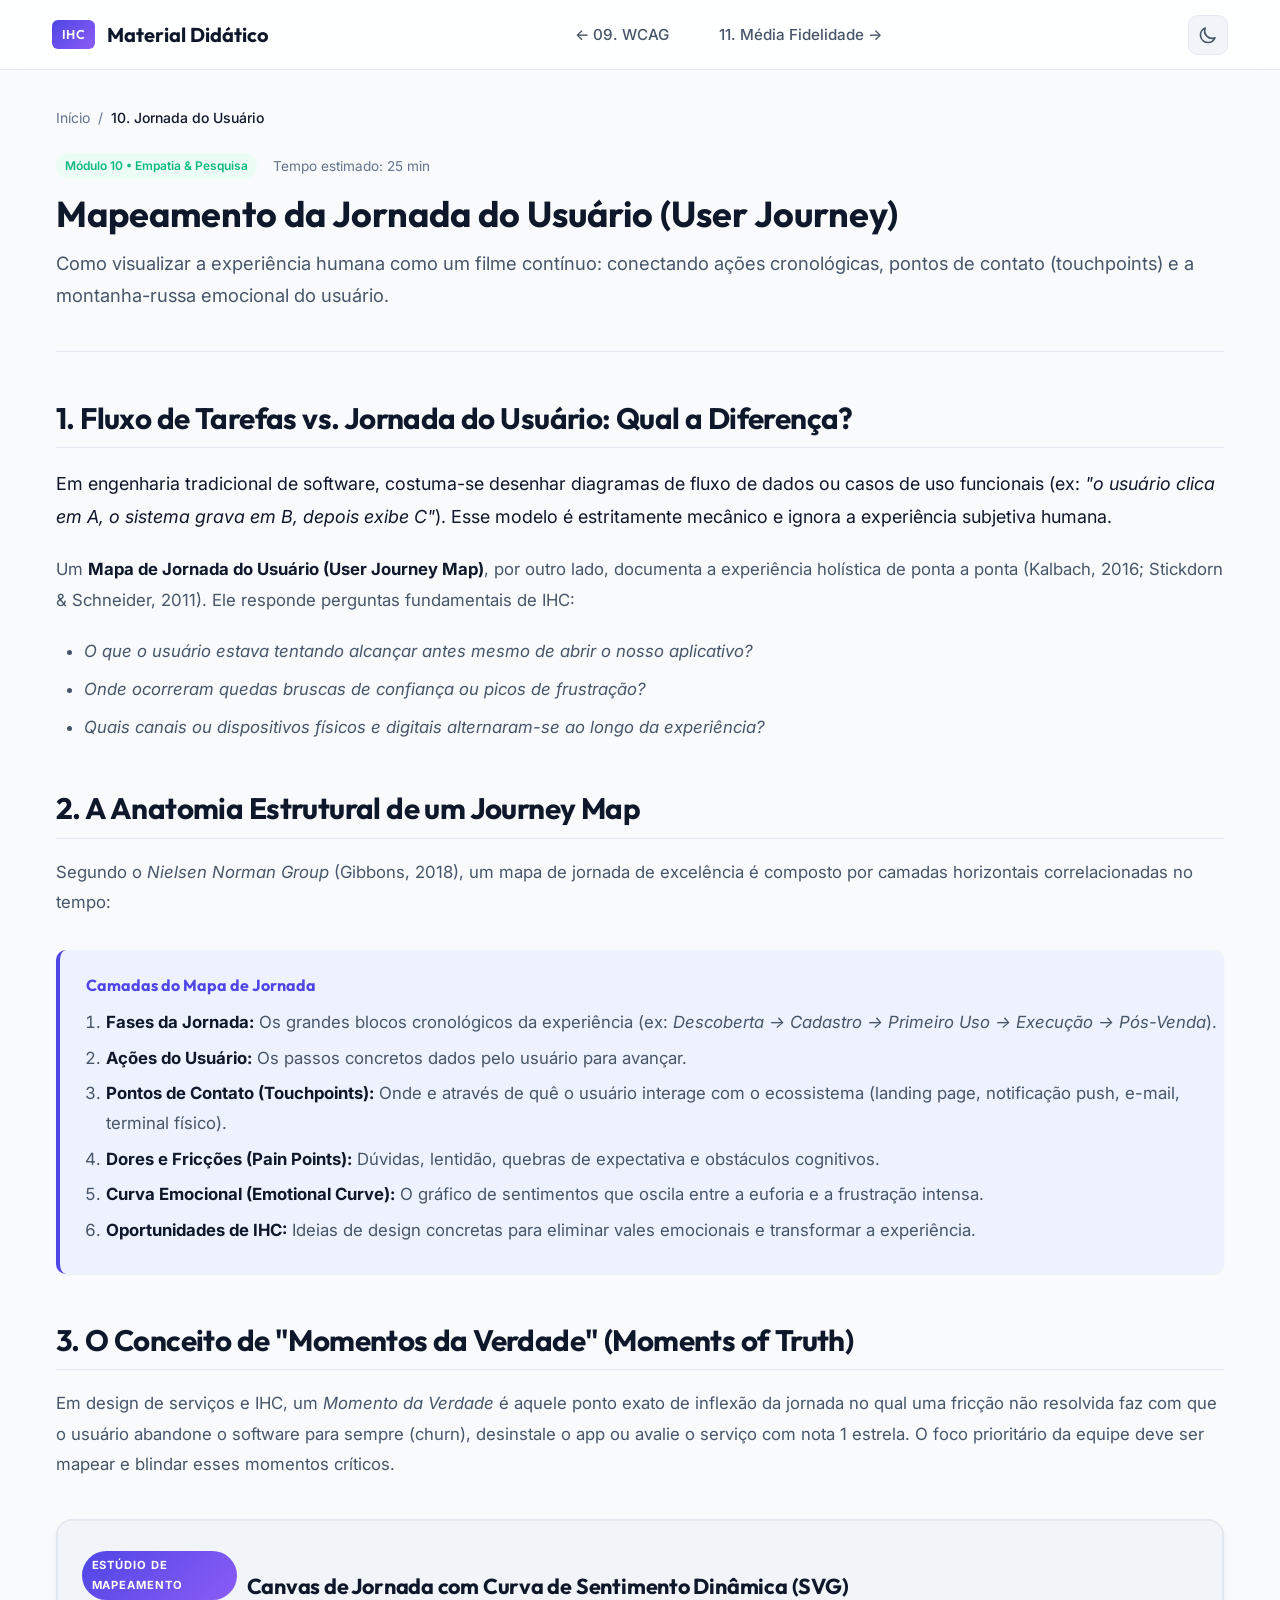
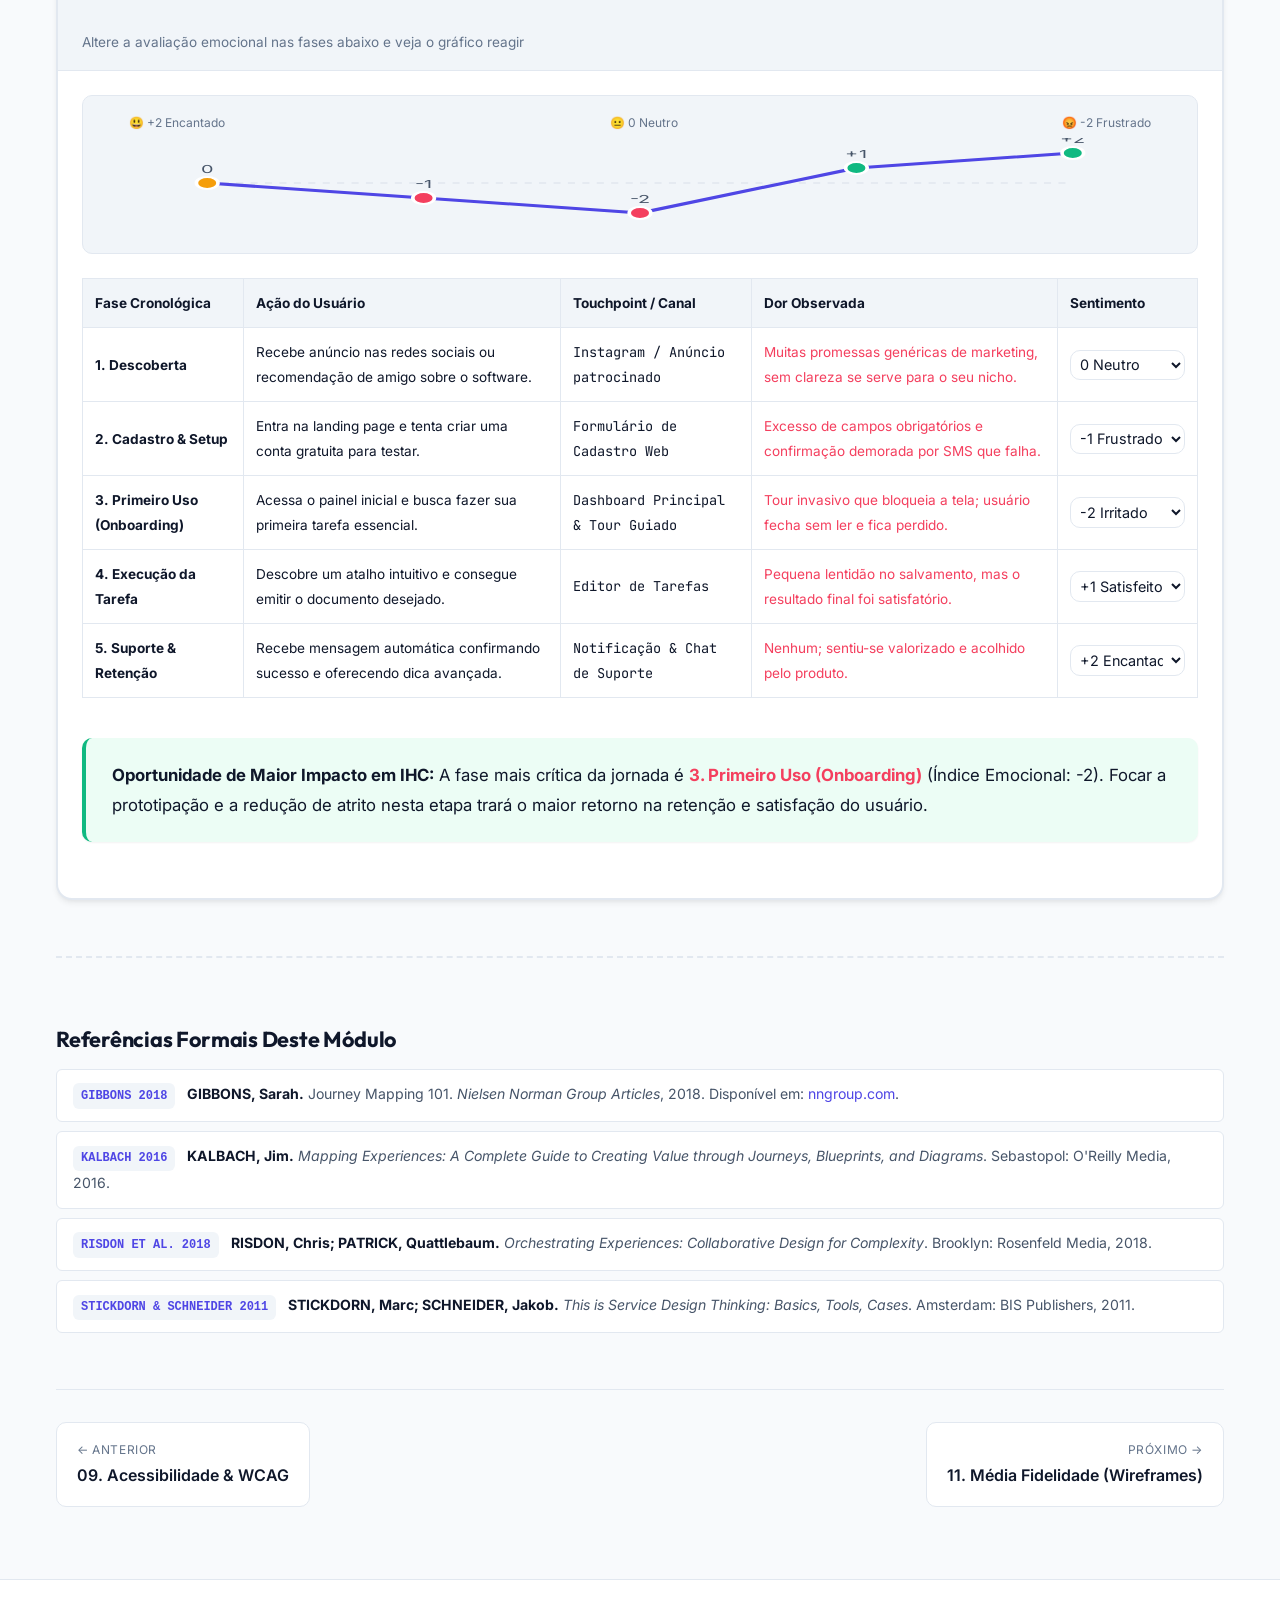
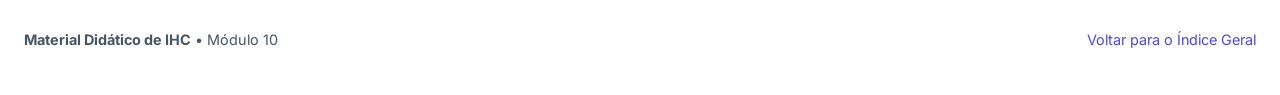
<file: pages/10-jornada-do-usuario.html>
<!DOCTYPE html>
<html lang="pt-BR">
<head>
  <meta charset="UTF-8">
  <meta name="viewport" content="width=device-width, initial-scale=1.0">
  <title>10. Jornada do Usuário (Customer Journey) | IHC</title>
  <meta name="description" content="Mapeamento da Jornada do Usuário em IHC: touchpoints, fases cronológicas, oscilações emocionais e identificação de momentos da verdade segundo Jim Kalbach.">
  <link rel="stylesheet" href="../assets/css/main.css">
  <link rel="stylesheet" href="../assets/css/widgets.css">
</head>
<body>

  <header class="navbar">
    <div class="nav-container">
      <a href="../index.html" class="nav-brand">
        <span class="brand-badge">IHC</span>
        <span>Material Didático</span>
      </a>

      <nav>
        <ul class="nav-links">
          <li><a href="09-acessibilidade-wcag.html" class="nav-link">&larr; 09. WCAG</a></li>
          <li><a href="11-interfaces-media-fidelidade.html" class="nav-link">11. Média Fidelidade &rarr;</a></li>
        </ul>
      </nav>

      <div class="nav-actions">
        <button id="theme-toggle" class="btn-icon" aria-label="Alternar tema"></button>
      </div>
    </div>
  </header>

  <main class="main-wrapper">
    <nav class="breadcrumbs" aria-label="Breadcrumb">
      <a href="../index.html">Início</a>
      <span>/</span>
      <span class="current">10. Jornada do Usuário</span>
    </nav>

    <header class="page-header">
      <div class="page-meta">
        <span class="badge category-empatia">Módulo 10 &bull; Empatia & Pesquisa</span>
        <span style="font-size: 0.85rem; color: var(--text-muted);">Tempo estimado: 25 min</span>
      </div>
      <h1 class="page-title">Mapeamento da Jornada do Usuário (User Journey)</h1>
      <p class="page-subtitle">
        Como visualizar a experiência humana como um filme contínuo: conectando ações cronológicas, pontos de contato (touchpoints) e a montanha-russa emocional do usuário.
      </p>
    </header>

    <div class="content-grid">
      <article class="article-content">
        <h2>1. Fluxo de Tarefas vs. Jornada do Usuário: Qual a Diferença?</h2>
        <p>
          Em engenharia tradicional de software, costuma-se desenhar diagramas de fluxo de dados ou casos de uso funcionais (ex: <em>"o usuário clica em A, o sistema grava em B, depois exibe C"</em>). Esse modelo é estritamente mecânico e ignora a experiência subjetiva humana.
        </p>

        <p>
          Um <strong>Mapa de Jornada do Usuário (User Journey Map)</strong>, por outro lado, documenta a experiência holística de ponta a ponta (Kalbach, 2016; Stickdorn & Schneider, 2011). Ele responde perguntas fundamentais de IHC:
        </p>
        <ul>
          <li><em>O que o usuário estava tentando alcançar antes mesmo de abrir o nosso aplicativo?</em></li>
          <li><em>Onde ocorreram quedas bruscas de confiança ou picos de frustração?</em></li>
          <li><em>Quais canais ou dispositivos físicos e digitais alternaram-se ao longo da experiência?</em></li>
        </ul>

        <h2>2. A Anatomia Estrutural de um Journey Map</h2>
        <p>
          Segundo o <em>Nielsen Norman Group</em> (Gibbons, 2018), um mapa de jornada de excelência é composto por camadas horizontais correlacionadas no tempo:
        </p>

        <div class="callout callout-theory">
          <div class="callout-title">Camadas do Mapa de Jornada</div>
          <ol style="margin: 0.5rem 0 0 1.25rem;">
            <li><strong>Fases da Jornada:</strong> Os grandes blocos cronológicos da experiência (ex: <em>Descoberta &rarr; Cadastro &rarr; Primeiro Uso &rarr; Execução &rarr; Pós-Venda</em>).</li>
            <li><strong>Ações do Usuário:</strong> Os passos concretos dados pelo usuário para avançar.</li>
            <li><strong>Pontos de Contato (Touchpoints):</strong> Onde e através de quê o usuário interage com o ecossistema (landing page, notificação push, e-mail, terminal físico).</li>
            <li><strong>Dores e Fricções (Pain Points):</strong> Dúvidas, lentidão, quebras de expectativa e obstáculos cognitivos.</li>
            <li><strong>Curva Emocional (Emotional Curve):</strong> O gráfico de sentimentos que oscila entre a euforia e a frustração intensa.</li>
            <li><strong>Oportunidades de IHC:</strong> Ideias de design concretas para eliminar vales emocionais e transformar a experiência.</li>
          </ol>
        </div>

        <h2>3. O Conceito de "Momentos da Verdade" (Moments of Truth)</h2>
        <p>
          Em design de serviços e IHC, um <em>Momento da Verdade</em> é aquele ponto exato de inflexão da jornada no qual uma fricção não resolvida faz com que o usuário abandone o software para sempre (churn), desinstale o app ou avalie o serviço com nota 1 estrela. O foco prioritário da equipe deve ser mapear e blindar esses momentos críticos.
        </p>

        <!-- WIDGET 10: Canvas Interativo de Jornada do Usuário -->
        <div class="interactive-sandbox">
          <div class="sandbox-header">
            <div class="sandbox-title-wrap">
              <span class="sandbox-badge">Estúdio de Mapeamento</span>
              <h3 class="sandbox-title">Canvas de Jornada com Curva de Sentimento Dinâmica (SVG)</h3>
            </div>
            <span class="sandbox-instructions">Altere a avaliação emocional nas fases abaixo e veja o gráfico reagir</span>
          </div>
          <div class="sandbox-body">
            <!-- Gráfico da Curva Emocional em SVG -->
            <div style="background:var(--bg-subtle); border:1px solid var(--border-color); border-radius:var(--radius-md); padding:1rem; margin-bottom:1.5rem; text-align:center;">
              <div style="display:flex; justify-content:space-between; font-size:0.75rem; color:var(--text-muted); margin-bottom:0.25rem; padding:0 30px;">
                <span>😃 +2 Encantado</span>
                <span>😐 0 Neutro</span>
                <span>😡 -2 Frustrado</span>
              </div>
              <svg id="journey-curve-svg" class="journey-curve-svg" viewBox="0 0 600 90" preserveAspectRatio="none"></svg>
            </div>

            <!-- Tabela Interativa de Fases -->
            <div class="journey-track">
              <table class="journey-table">
                <thead>
                  <tr>
                    <th>Fase Cronológica</th>
                    <th>Ação do Usuário</th>
                    <th>Touchpoint / Canal</th>
                    <th>Dor Observada</th>
                    <th style="min-width:130px;">Sentimento</th>
                  </tr>
                </thead>
                <tbody id="journey-table-body">
                  <!-- Inserido dinamicamente via JS -->
                </tbody>
              </table>
            </div>

            <!-- Destaque de Oportunidade de IHC -->
            <div id="journey-opportunity-callout" class="callout callout-key" style="margin-top:1.5rem;">
              Calculando oportunidade de maior retorno...
            </div>
          </div>
        </div>

        <section class="references-section">
          <h3>Referências Formais Deste Módulo</h3>
          <ul class="references-list">
            <li class="ref-item">
              <span class="ref-badge">GIBBONS 2018</span>
              <strong>GIBBONS, Sarah.</strong> Journey Mapping 101. <em>Nielsen Norman Group Articles</em>, 2018. Disponível em: <a href="https://www.nngroup.com/articles/journey-mapping-101/" target="_blank" rel="noopener">nngroup.com</a>.
            </li>
            <li class="ref-item">
              <span class="ref-badge">KALBACH 2016</span>
              <strong>KALBACH, Jim.</strong> <em>Mapping Experiences: A Complete Guide to Creating Value through Journeys, Blueprints, and Diagrams</em>. Sebastopol: O'Reilly Media, 2016.
            </li>
            <li class="ref-item">
              <span class="ref-badge">RISDON ET AL. 2018</span>
              <strong>RISDON, Chris; PATRICK, Quattlebaum.</strong> <em>Orchestrating Experiences: Collaborative Design for Complexity</em>. Brooklyn: Rosenfeld Media, 2018.
            </li>
            <li class="ref-item">
              <span class="ref-badge">STICKDORN & SCHNEIDER 2011</span>
              <strong>STICKDORN, Marc; SCHNEIDER, Jakob.</strong> <em>This is Service Design Thinking: Basics, Tools, Cases</em>. Amsterdam: BIS Publishers, 2011.
            </li>
          </ul>
        </section>

        <div class="page-nav-controls">
          <a href="09-acessibilidade-wcag.html" class="nav-page-btn">
            <span class="nav-page-sub">&larr; Anterior</span>
            <span class="nav-page-title">09. Acessibilidade & WCAG</span>
          </a>
          <a href="11-interfaces-media-fidelidade.html" class="nav-page-btn next">
            <span class="nav-page-sub">Próximo &rarr;</span>
            <span class="nav-page-title">11. Média Fidelidade (Wireframes)</span>
          </a>
        </div>
      </article>
    </div>
  </main>

  <footer class="site-footer">
    <div class="footer-container">
      <div><strong>Material Didático de IHC</strong> &bull; Módulo 10</div>
      <a href="../index.html">Voltar para o Índice Geral</a>
    </div>
  </footer>

  <script src="../assets/js/main.js"></script>
  <script src="../assets/js/widgets/10-journey-map.js"></script>
</body>
</html>
</file>
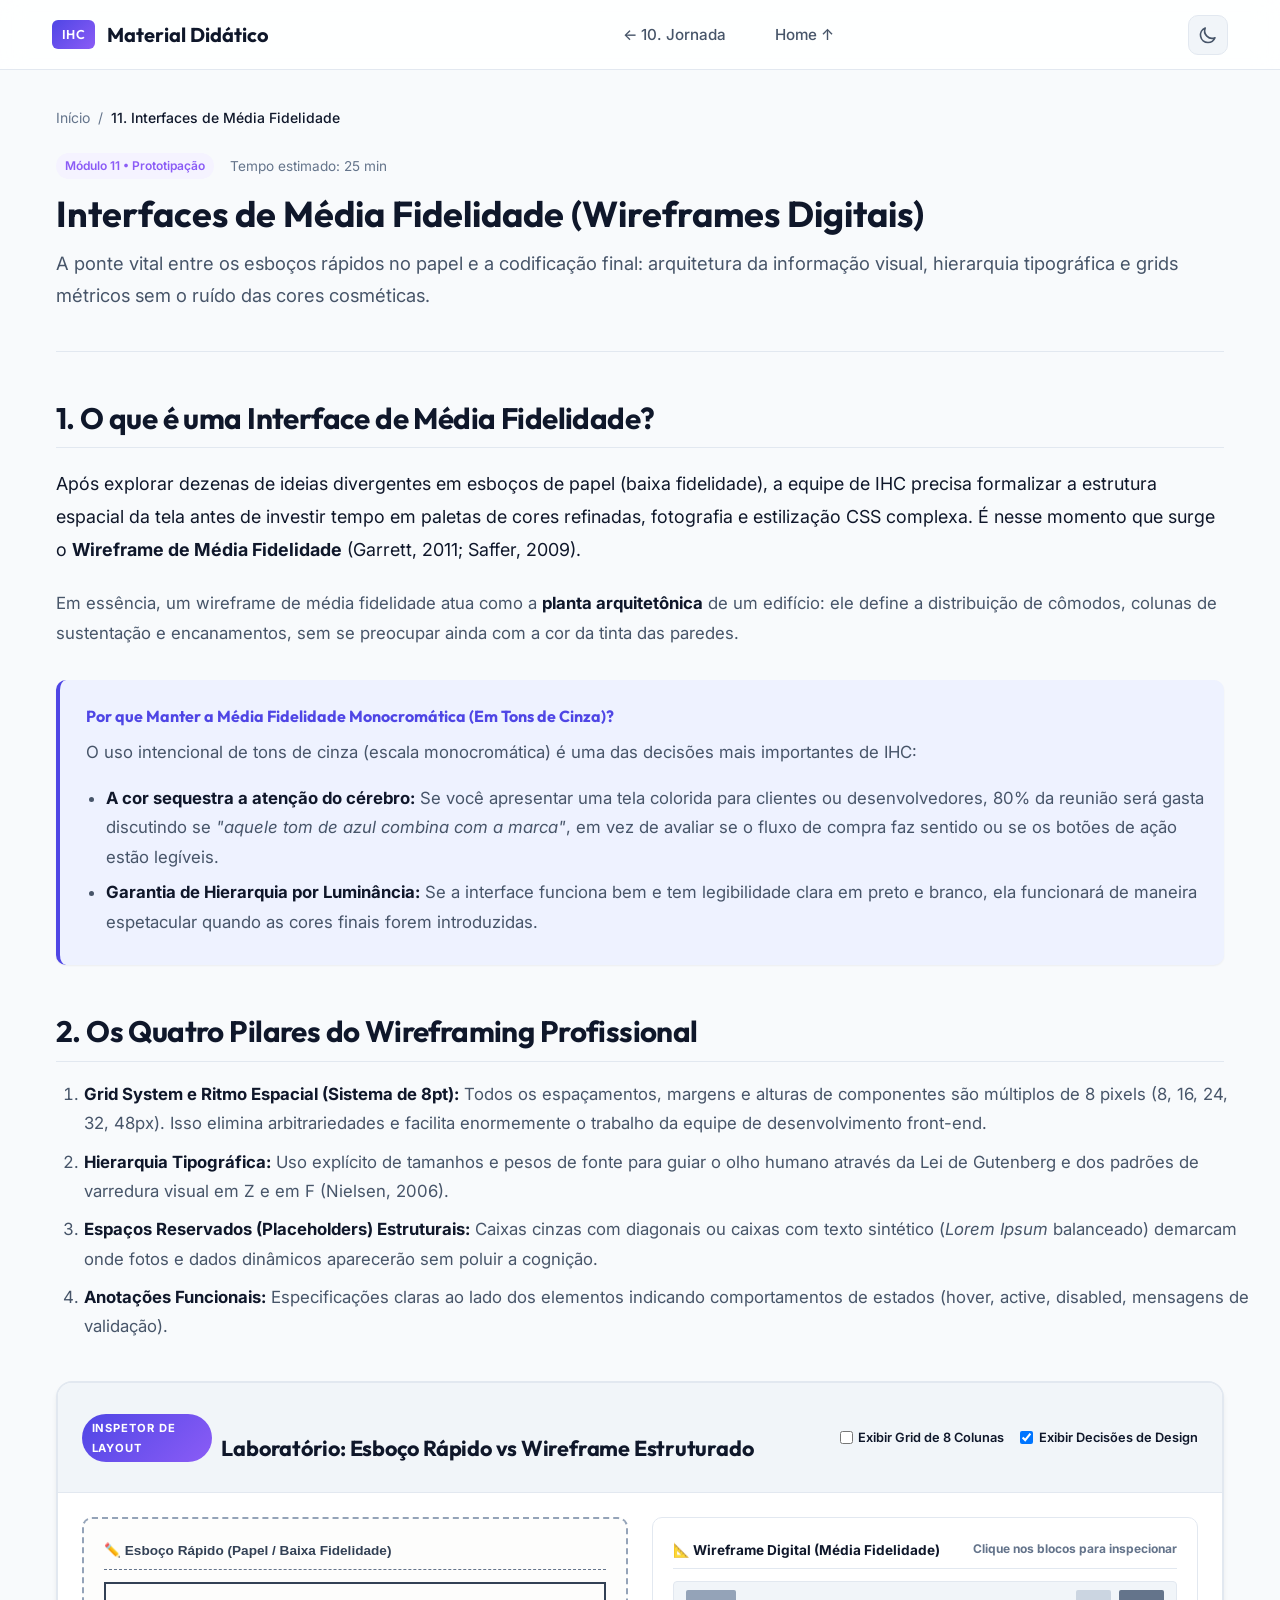
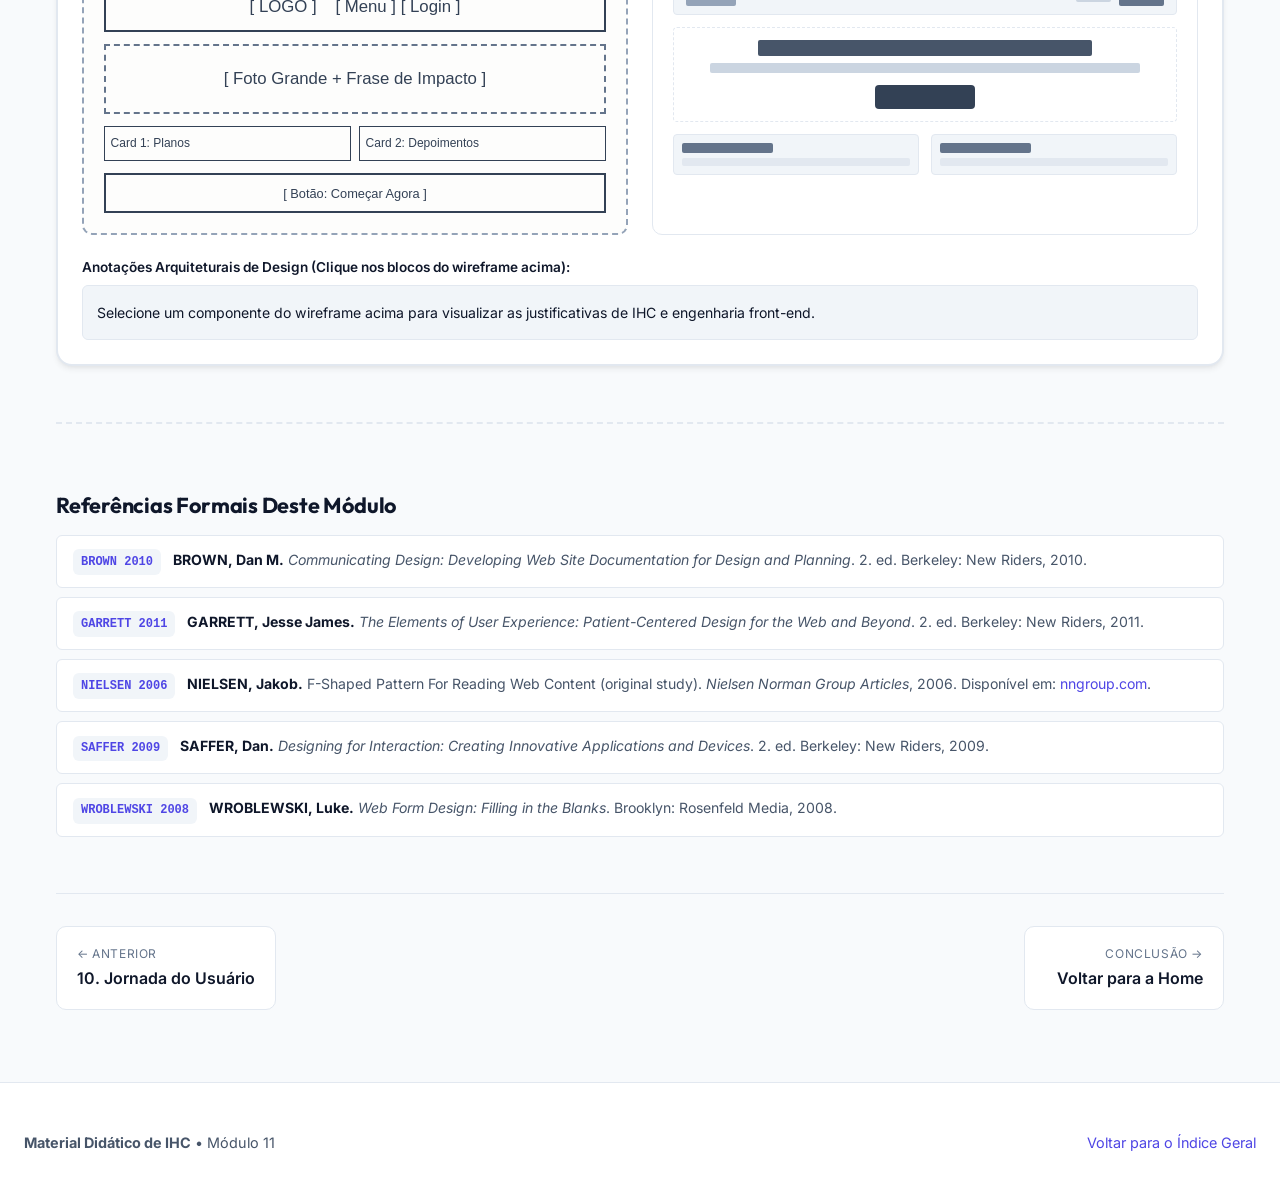
<file: pages/11-interfaces-media-fidelidade.html>
<!DOCTYPE html>
<html lang="pt-BR">
<head>
  <meta charset="UTF-8">
  <meta name="viewport" content="width=device-width, initial-scale=1.0">
  <title>11. Interfaces de Média Fidelidade (Wireframes) | IHC</title>
  <meta name="description" content="Estruturação de wireframes de média fidelidade em IHC: arquitetura da informação, hierarquia visual, grid de 8pt e transição do papel para o design digital.">
  <link rel="stylesheet" href="../assets/css/main.css">
  <link rel="stylesheet" href="../assets/css/widgets.css">
</head>
<body>

  <header class="navbar">
    <div class="nav-container">
      <a href="../index.html" class="nav-brand">
        <span class="brand-badge">IHC</span>
        <span>Material Didático</span>
      </a>

      <nav>
        <ul class="nav-links">
          <li><a href="10-jornada-do-usuario.html" class="nav-link">&larr; 10. Jornada</a></li>
          <li><a href="../index.html" class="nav-link">Home &uarr;</a></li>
        </ul>
      </nav>

      <div class="nav-actions">
        <button id="theme-toggle" class="btn-icon" aria-label="Alternar tema"></button>
      </div>
    </div>
  </header>

  <main class="main-wrapper">
    <nav class="breadcrumbs" aria-label="Breadcrumb">
      <a href="../index.html">Início</a>
      <span>/</span>
      <span class="current">11. Interfaces de Média Fidelidade</span>
    </nav>

    <header class="page-header">
      <div class="page-meta">
        <span class="badge category-prototipo">Módulo 11 &bull; Prototipação</span>
        <span style="font-size: 0.85rem; color: var(--text-muted);">Tempo estimado: 25 min</span>
      </div>
      <h1 class="page-title">Interfaces de Média Fidelidade (Wireframes Digitais)</h1>
      <p class="page-subtitle">
        A ponte vital entre os esboços rápidos no papel e a codificação final: arquitetura da informação visual, hierarquia tipográfica e grids métricos sem o ruído das cores cosméticas.
      </p>
    </header>

    <div class="content-grid">
      <article class="article-content">
        <h2>1. O que é uma Interface de Média Fidelidade?</h2>
        <p>
          Após explorar dezenas de ideias divergentes em esboços de papel (baixa fidelidade), a equipe de IHC precisa formalizar a estrutura espacial da tela antes de investir tempo em paletas de cores refinadas, fotografia e estilização CSS complexa. É nesse momento que surge o <strong>Wireframe de Média Fidelidade</strong> (Garrett, 2011; Saffer, 2009).
        </p>

        <p>
          Em essência, um wireframe de média fidelidade atua como a <strong>planta arquitetônica</strong> de um edifício: ele define a distribuição de cômodos, colunas de sustentação e encanamentos, sem se preocupar ainda com a cor da tinta das paredes.
        </p>

        <div class="callout callout-theory">
          <div class="callout-title">Por que Manter a Média Fidelidade Monocromática (Em Tons de Cinza)?</div>
          <p>
            O uso intencional de tons de cinza (escala monocromática) é uma das decisões mais importantes de IHC:
          </p>
          <ul style="margin: 0.5rem 0 0 1.25rem;">
            <li><strong>A cor sequestra a atenção do cérebro:</strong> Se você apresentar uma tela colorida para clientes ou desenvolvedores, 80% da reunião será gasta discutindo se <em>"aquele tom de azul combina com a marca"</em>, em vez de avaliar se o fluxo de compra faz sentido ou se os botões de ação estão legíveis.</li>
            <li><strong>Garantia de Hierarquia por Luminância:</strong> Se a interface funciona bem e tem legibilidade clara em preto e branco, ela funcionará de maneira espetacular quando as cores finais forem introduzidas.</li>
          </ul>
        </div>

        <h2>2. Os Quatro Pilares do Wireframing Profissional</h2>
        <ol>
          <li><strong>Grid System e Ritmo Espacial (Sistema de 8pt):</strong> Todos os espaçamentos, margens e alturas de componentes são múltiplos de 8 pixels (8, 16, 24, 32, 48px). Isso elimina arbitrariedades e facilita enormemente o trabalho da equipe de desenvolvimento front-end.</li>
          <li><strong>Hierarquia Tipográfica:</strong> Uso explícito de tamanhos e pesos de fonte para guiar o olho humano através da Lei de Gutenberg e dos padrões de varredura visual em Z e em F (Nielsen, 2006).</li>
          <li><strong>Espaços Reservados (Placeholders) Estruturais:</strong> Caixas cinzas com diagonais ou caixas com texto sintético (<em>Lorem Ipsum</em> balanceado) demarcam onde fotos e dados dinâmicos aparecerão sem poluir a cognição.</li>
          <li><strong>Anotações Funcionais:</strong> Especificações claras ao lado dos elementos indicando comportamentos de estados (hover, active, disabled, mensagens de validação).</li>
        </ol>

        <!-- WIDGET 11: Comparador Interativo e Inspetor de Wireframe -->
        <div class="interactive-sandbox">
          <div class="sandbox-header">
            <div class="sandbox-title-wrap">
              <span class="sandbox-badge">Inspetor de Layout</span>
              <h3 class="sandbox-title">Laboratório: Esboço Rápido vs Wireframe Estruturado</h3>
            </div>
            <div style="display:flex; align-items:center; gap:1rem; flex-wrap:wrap;">
              <label style="font-size:0.8rem; font-weight:600; cursor:pointer; display:flex; align-items:center; gap:0.35rem;">
                <input type="checkbox" id="wireframe-toggle-grid"> Exibir Grid de 8 Colunas
              </label>
              <label style="font-size:0.8rem; font-weight:600; cursor:pointer; display:flex; align-items:center; gap:0.35rem;">
                <input type="checkbox" id="wireframe-toggle-annotations" checked> Exibir Decisões de Design
              </label>
            </div>
          </div>
          <div class="sandbox-body">
            <div class="wireframe-comparison-container">
              <!-- Lado 1: Esboço no Papel (Baixa Fidelidade) -->
              <div class="wireframe-box lo-fi">
                <div style="font-weight:bold; font-size:0.85rem; border-bottom:1px dashed #64748b; padding-bottom:0.35rem; margin-bottom:0.75rem;">
                  ✏️ Esboço Rápido (Papel / Baixa Fidelidade)
                </div>
                <div style="border:2px solid #334155; padding:0.5rem; margin-bottom:0.75rem; text-align:center;">
                  [ LOGO ] &nbsp;&nbsp; [ Menu ] [ Login ]
                </div>
                <div style="border:2px dashed #64748b; height:70px; display:flex; align-items:center; justify-content:center; margin-bottom:0.75rem;">
                  [ Foto Grande + Frase de Impacto ]
                </div>
                <div style="display:flex; gap:0.5rem; margin-bottom:0.75rem;">
                  <div style="border:1px solid #334155; flex:1; padding:0.35rem; font-size:0.75rem;">Card 1: Planos</div>
                  <div style="border:1px solid #334155; flex:1; padding:0.35rem; font-size:0.75rem;">Card 2: Depoimentos</div>
                </div>
                <div style="border:2px solid #334155; padding:0.4rem; text-align:center; font-size:0.8rem;">
                  [ Botão: Começar Agora ]
                </div>
              </div>

              <!-- Lado 2: Wireframe Digital Estruturado (Média Fidelidade) -->
              <div class="wireframe-box" id="mid-fidelity-screen" style="position:relative; overflow:hidden;">
                <!-- Camada de Grid Overlay -->
                <div id="wireframe-grid-overlay" style="position:absolute; inset:0; display:none; pointer-events:none; z-index:10; opacity:0.12; gap:8px; padding:1.25rem;">
                  <div style="flex:1; background:#ef4444;"></div>
                  <div style="flex:1; background:#ef4444;"></div>
                  <div style="flex:1; background:#ef4444;"></div>
                  <div style="flex:1; background:#ef4444;"></div>
                  <div style="flex:1; background:#ef4444;"></div>
                  <div style="flex:1; background:#ef4444;"></div>
                  <div style="flex:1; background:#ef4444;"></div>
                  <div style="flex:1; background:#ef4444;"></div>
                </div>

                <div style="font-weight:bold; font-size:0.85rem; border-bottom:1px solid var(--border-color); padding-bottom:0.35rem; margin-bottom:0.75rem; display:flex; justify-content:space-between;">
                  <span>📐 Wireframe Digital (Média Fidelidade)</span>
                  <span style="font-size:0.75rem; color:var(--text-muted);">Clique nos blocos para inspecionar</span>
                </div>

                <!-- Navbar Wireframe -->
                <div class="wireframe-inspectable" data-role="Barra Superior de Navegação" data-justification="Altura fixa em 56px (múltiplo de 8). Alinhamento horizontal com logo à esquerda e CTAs à direita para respeitar o padrão mental F-shape." style="border:1px solid var(--border-color); background:var(--bg-subtle); padding:0.5rem 0.75rem; border-radius:4px; display:flex; justify-content:space-between; align-items:center; margin-bottom:0.75rem; cursor:pointer;">
                  <div style="width:50px; height:16px; background:#94a3b8; border-radius:2px;"></div>
                  <div style="display:flex; gap:0.5rem;">
                    <div style="width:35px; height:12px; background:#cbd5e1; border-radius:2px;"></div>
                    <div style="width:45px; height:16px; background:#64748b; border-radius:2px;"></div>
                  </div>
                </div>

                <!-- Hero Section Wireframe -->
                <div class="wireframe-inspectable" data-role="Bloco Hero com Proposta de Valor" data-justification="Uso de H1 de 24px com contraste deliberado de espessura e botão de ação primária destacado em cinza escuro (#334155) para criar affordance clara sem uso de cor." style="border:1px dashed var(--border-color); padding:0.75rem; border-radius:4px; margin-bottom:0.75rem; text-align:center; cursor:pointer;">
                  <div style="width:70%; height:16px; background:#475569; margin:0 auto 0.4rem; border-radius:2px;"></div>
                  <div style="width:90%; height:10px; background:#cbd5e1; margin:0 auto 0.75rem; border-radius:2px;"></div>
                  <div style="width:100px; height:24px; background:#334155; margin:0 auto; border-radius:4px;"></div>
                </div>

                <!-- Grid de Cards Wireframe -->
                <div class="wireframe-inspectable" data-role="Grade de 2 Colunas com Cartões Informativos" data-justification="Divisão simétrica com espaçamento gutter de 16px. Agrupamento visual baseado na Lei de Proximidade da Gestalt." style="display:flex; gap:0.75rem; cursor:pointer;">
                  <div style="flex:1; border:1px solid var(--border-color); padding:0.5rem; border-radius:4px; background:var(--bg-subtle);">
                    <div style="width:40%; height:10px; background:#64748b; margin-bottom:0.35rem; border-radius:2px;"></div>
                    <div style="width:100%; height:8px; background:#e2e8f0; border-radius:2px;"></div>
                  </div>
                  <div style="flex:1; border:1px solid var(--border-color); padding:0.5rem; border-radius:4px; background:var(--bg-subtle);">
                    <div style="width:40%; height:10px; background:#64748b; margin-bottom:0.35rem; border-radius:2px;"></div>
                    <div style="width:100%; height:8px; background:#e2e8f0; border-radius:2px;"></div>
                  </div>
                </div>
              </div>
            </div>

            <!-- Painel de Inspeção Dinâmico -->
            <div id="wireframe-annotations-layer" style="margin-top:1.25rem;">
              <div class="widget-label">Anotações Arquiteturais de Design (Clique nos blocos do wireframe acima):</div>
              <div id="wireframe-inspect-log" style="background:var(--bg-subtle); border:1px solid var(--border-color); border-radius:var(--radius-sm); padding:0.85rem; font-size:0.88rem;">
                Selecione um componente do wireframe acima para visualizar as justificativas de IHC e engenharia front-end.
              </div>
            </div>
          </div>
        </div>

        <section class="references-section">
          <h3>Referências Formais Deste Módulo</h3>
          <ul class="references-list">
            <li class="ref-item">
              <span class="ref-badge">BROWN 2010</span>
              <strong>BROWN, Dan M.</strong> <em>Communicating Design: Developing Web Site Documentation for Design and Planning</em>. 2. ed. Berkeley: New Riders, 2010.
            </li>
            <li class="ref-item">
              <span class="ref-badge">GARRETT 2011</span>
              <strong>GARRETT, Jesse James.</strong> <em>The Elements of User Experience: Patient-Centered Design for the Web and Beyond</em>. 2. ed. Berkeley: New Riders, 2011.
            </li>
            <li class="ref-item">
              <span class="ref-badge">NIELSEN 2006</span>
              <strong>NIELSEN, Jakob.</strong> F-Shaped Pattern For Reading Web Content (original study). <em>Nielsen Norman Group Articles</em>, 2006. Disponível em: <a href="https://www.nngroup.com/articles/f-shaped-pattern-reading-web-content/" target="_blank" rel="noopener">nngroup.com</a>.
            </li>
            <li class="ref-item">
              <span class="ref-badge">SAFFER 2009</span>
              <strong>SAFFER, Dan.</strong> <em>Designing for Interaction: Creating Innovative Applications and Devices</em>. 2. ed. Berkeley: New Riders, 2009.
            </li>
            <li class="ref-item">
              <span class="ref-badge">WROBLEWSKI 2008</span>
              <strong>WROBLEWSKI, Luke.</strong> <em>Web Form Design: Filling in the Blanks</em>. Brooklyn: Rosenfeld Media, 2008.
            </li>
          </ul>
        </section>

        <div class="page-nav-controls">
          <a href="10-jornada-do-usuario.html" class="nav-page-btn">
            <span class="nav-page-sub">&larr; Anterior</span>
            <span class="nav-page-title">10. Jornada do Usuário</span>
          </a>
          <a href="../index.html" class="nav-page-btn next">
            <span class="nav-page-sub">Conclusão &rarr;</span>
            <span class="nav-page-title">Voltar para a Home</span>
          </a>
        </div>
      </article>
    </div>
  </main>

  <footer class="site-footer">
    <div class="footer-container">
      <div><strong>Material Didático de IHC</strong> &bull; Módulo 11</div>
      <a href="../index.html">Voltar para o Índice Geral</a>
    </div>
  </footer>

  <script src="../assets/js/main.js"></script>
  <script src="../assets/js/widgets/11-wireframe-mid.js"></script>
</body>
</html>
</file>
<file: assets/css/main.css>
/* ===================================================================
   MATERIAL IHC - GUIA DIDÁTICO E INTERATIVO
   Design System & Estilos Principais
   =================================================================== */

@import url('https://fonts.googleapis.com/css2?family=Inter:wght@300;400;500;600;700&family=Outfit:wght@500;600;700;800&family=JetBrains+Mono:wght@400;500&display=swap');

:root {
  /* Cores Base - Tema Claro */
  --bg-primary: #f8fafc;
  --bg-surface: #ffffff;
  --bg-surface-elevated: #ffffff;
  --bg-subtle: #f1f5f9;
  --border-color: #e2e8f0;
  --border-focus: #6366f1;

  /* Tipografia & Textos */
  --text-primary: #0f172a;
  --text-secondary: #475569;
  --text-muted: #64748b;
  --text-inverse: #ffffff;

  /* Paleta Temática */
  --primary: #4f46e5;
  --primary-hover: #4338ca;
  --primary-light: #eef2ff;
  --primary-glow: rgba(79, 70, 229, 0.15);

  --accent-purple: #8b5cf6;
  --accent-purple-light: #f5f3ff;
  --accent-emerald: #10b981;
  --accent-emerald-light: #ecfdf5;
  --accent-amber: #f59e0b;
  --accent-amber-light: #fffbeb;
  --accent-rose: #f43f5e;
  --accent-rose-light: #fff1f2;
  --accent-sky: #0ea5e9;
  --accent-sky-light: #f0f9ff;

  /* Sombras */
  --shadow-sm: 0 1px 2px 0 rgba(0, 0, 0, 0.05);
  --shadow-md: 0 4px 6px -1px rgba(0, 0, 0, 0.07), 0 2px 4px -2px rgba(0, 0, 0, 0.05);
  --shadow-lg: 0 10px 15px -3px rgba(0, 0, 0, 0.08), 0 4px 6px -4px rgba(0, 0, 0, 0.04);
  --shadow-xl: 0 20px 25px -5px rgba(0, 0, 0, 0.1), 0 8px 10px -6px rgba(0, 0, 0, 0.04);

  /* Dimensões & Raios */
  --radius-sm: 6px;
  --radius-md: 10px;
  --radius-lg: 16px;
  --radius-full: 9999px;
  --max-w: 1240px;
  --nav-h: 70px;
}

[data-theme="dark"] {
  /* Cores Base - Tema Escuro */
  --bg-primary: #0b0f19;
  --bg-surface: #111827;
  --bg-surface-elevated: #1f2937;
  --bg-subtle: #1a2234;
  --border-color: #27354a;
  --border-focus: #818cf8;

  --text-primary: #f8fafc;
  --text-secondary: #cbd5e1;
  --text-muted: #94a3b8;
  --text-inverse: #0b0f19;

  --primary: #6366f1;
  --primary-hover: #818cf8;
  --primary-light: rgba(99, 102, 241, 0.15);
  --primary-glow: rgba(99, 102, 241, 0.25);

  --accent-purple-light: rgba(139, 92, 246, 0.15);
  --accent-emerald-light: rgba(16, 185, 129, 0.15);
  --accent-amber-light: rgba(245, 158, 11, 0.15);
  --accent-rose-light: rgba(244, 63, 94, 0.15);
  --accent-sky-light: rgba(14, 165, 233, 0.15);

  --shadow-sm: 0 1px 2px 0 rgba(0, 0, 0, 0.4);
  --shadow-md: 0 4px 6px -1px rgba(0, 0, 0, 0.4);
  --shadow-lg: 0 10px 15px -3px rgba(0, 0, 0, 0.5);
  --shadow-xl: 0 20px 25px -5px rgba(0, 0, 0, 0.6);
}

/* Reset Básico */
*, *::before, *::after {
  box-sizing: border-box;
  margin: 0;
  padding: 0;
}

html {
  scroll-behavior: smooth;
  font-size: 16px;
}

body {
  font-family: 'Inter', -apple-system, BlinkMacSystemFont, 'Segoe UI', Roboto, sans-serif;
  background-color: var(--bg-primary);
  color: var(--text-primary);
  line-height: 1.65;
  transition: background-color 0.25s ease, color 0.25s ease;
  min-height: 100vh;
  display: flex;
  flex-direction: column;
}

h1, h2, h3, h4, h5, h6 {
  font-family: 'Outfit', sans-serif;
  font-weight: 700;
  color: var(--text-primary);
  line-height: 1.25;
}

p {
  margin-bottom: 1rem;
  color: var(--text-secondary);
}

a {
  color: var(--primary);
  text-decoration: none;
  transition: all 0.2s ease;
}

a:hover {
  color: var(--primary-hover);
}

code, kbd, samp, pre {
  font-family: 'JetBrains Mono', monospace;
}

/* Navbar */
.navbar {
  position: sticky;
  top: 0;
  z-index: 100;
  height: var(--nav-h);
  background-color: rgba(255, 255, 255, 0.85);
  backdrop-filter: blur(12px);
  -webkit-backdrop-filter: blur(12px);
  border-bottom: 1px solid var(--border-color);
  transition: background-color 0.25s ease, border-color 0.25s ease;
}

[data-theme="dark"] .navbar {
  background-color: rgba(17, 24, 39, 0.85);
}

.nav-container {
  max-width: var(--max-w);
  margin: 0 auto;
  height: 100%;
  display: flex;
  align-items: center;
  justify-content: space-between;
  padding: 0 2rem;
}

.nav-brand {
  display: flex;
  align-items: center;
  gap: 0.75rem;
  font-family: 'Outfit', sans-serif;
  font-size: 1.25rem;
  font-weight: 700;
  color: var(--text-primary);
}

.nav-brand .brand-badge {
  background: linear-gradient(135deg, var(--primary), var(--accent-purple));
  color: #fff;
  padding: 0.25rem 0.6rem;
  border-radius: var(--radius-sm);
  font-size: 0.8rem;
  font-weight: 600;
  letter-spacing: 0.05em;
}

.nav-links {
  display: flex;
  align-items: center;
  gap: 1.5rem;
  list-style: none;
}

.nav-link {
  font-size: 0.95rem;
  font-weight: 500;
  color: var(--text-secondary);
  padding: 0.4rem 0.8rem;
  border-radius: var(--radius-sm);
}

.nav-link:hover, .nav-link.active {
  color: var(--primary);
  background-color: var(--primary-light);
}

.nav-actions {
  display: flex;
  align-items: center;
  gap: 0.75rem;
}

.btn-icon {
  background: var(--bg-subtle);
  border: 1px solid var(--border-color);
  color: var(--text-secondary);
  border-radius: var(--radius-md);
  width: 40px;
  height: 40px;
  display: flex;
  align-items: center;
  justify-content: center;
  cursor: pointer;
  transition: all 0.2s ease;
}

.btn-icon:hover {
  background: var(--primary-light);
  color: var(--primary);
  border-color: var(--primary);
  transform: translateY(-1px);
}

/* Container Principal */
.main-wrapper {
  max-width: var(--max-w);
  margin: 0 auto;
  padding: 2.25rem 2.25rem 4.5rem;
  width: 100%;
  flex: 1;
}

/* Breadcrumbs */
.breadcrumbs {
  display: flex;
  align-items: center;
  gap: 0.5rem;
  font-size: 0.875rem;
  color: var(--text-muted);
  margin-bottom: 1.5rem;
}

.breadcrumbs a {
  color: var(--text-muted);
}

.breadcrumbs a:hover {
  color: var(--primary);
}

.breadcrumbs span.current {
  color: var(--text-primary);
  font-weight: 500;
}

/* Hero Section */
.hero {
  position: relative;
  padding: 3rem 2rem;
  background: linear-gradient(135deg, var(--bg-surface) 0%, var(--bg-subtle) 100%);
  border: 1px solid var(--border-color);
  border-radius: var(--radius-lg);
  margin-bottom: 3rem;
  overflow: hidden;
  box-shadow: var(--shadow-sm);
}

.hero::before {
  content: '';
  position: absolute;
  top: -60px;
  right: -60px;
  width: 240px;
  height: 240px;
  background: radial-gradient(circle, var(--primary-glow) 0%, transparent 70%);
  border-radius: 50%;
  pointer-events: none;
}

.hero-tag {
  display: inline-flex;
  align-items: center;
  gap: 0.4rem;
  font-size: 0.8rem;
  font-weight: 600;
  text-transform: uppercase;
  letter-spacing: 0.08em;
  color: var(--primary);
  background: var(--primary-light);
  padding: 0.35rem 0.85rem;
  border-radius: var(--radius-full);
  margin-bottom: 1rem;
}

.hero-title {
  font-size: 2.5rem;
  font-weight: 800;
  margin-bottom: 1rem;
  letter-spacing: -0.02em;
}

.hero-title span {
  background: linear-gradient(135deg, var(--primary), var(--accent-purple));
  -webkit-background-clip: text;
  -webkit-text-fill-color: transparent;
}

.hero-subtitle {
  font-size: 1.15rem;
  color: var(--text-secondary);
  max-width: 750px;
  margin-bottom: 1.75rem;
}

.hero-stats {
  display: flex;
  flex-wrap: wrap;
  gap: 1.5rem;
  margin-top: 1.5rem;
  padding-top: 1.5rem;
  border-top: 1px solid var(--border-color);
}

.stat-item {
  display: flex;
  flex-direction: column;
}

.stat-number {
  font-family: 'Outfit', sans-serif;
  font-size: 1.5rem;
  font-weight: 700;
  color: var(--primary);
}

.stat-label {
  font-size: 0.8rem;
  color: var(--text-muted);
  text-transform: uppercase;
  letter-spacing: 0.05em;
}

/* Grade de Módulos (Cards na Home) */
.modules-section {
  margin-bottom: 3.5rem;
}

.section-header {
  margin-bottom: 2rem;
  display: flex;
  justify-content: space-between;
  align-items: flex-end;
  flex-wrap: wrap;
  gap: 1rem;
}

.section-title {
  font-size: 1.75rem;
  margin-bottom: 0.25rem;
}

.section-desc {
  color: var(--text-muted);
  font-size: 0.95rem;
}

.filter-bar {
  display: flex;
  gap: 0.5rem;
  flex-wrap: wrap;
}

.filter-btn {
  padding: 0.4rem 0.9rem;
  font-size: 0.85rem;
  border-radius: var(--radius-full);
  border: 1px solid var(--border-color);
  background: var(--bg-surface);
  color: var(--text-secondary);
  cursor: pointer;
  transition: all 0.2s;
}

.filter-btn:hover, .filter-btn.active {
  background: var(--primary);
  color: #fff;
  border-color: var(--primary);
}

.cards-grid {
  display: grid;
  grid-template-columns: repeat(auto-fill, minmax(340px, 1fr));
  gap: 1.5rem;
}

.topic-card {
  background: var(--bg-surface);
  border: 1px solid var(--border-color);
  border-radius: var(--radius-lg);
  padding: 1.75rem;
  display: flex;
  flex-direction: column;
  transition: transform 0.25s cubic-bezier(0.16, 1, 0.3, 1), box-shadow 0.25s ease, border-color 0.25s ease;
  position: relative;
  overflow: hidden;
}

.topic-card:hover {
  transform: translateY(-4px);
  box-shadow: var(--shadow-xl);
  border-color: var(--border-focus);
}

.card-number {
  position: absolute;
  top: 1.25rem;
  right: 1.5rem;
  font-family: 'Outfit', sans-serif;
  font-size: 2.2rem;
  font-weight: 800;
  color: var(--border-color);
  opacity: 0.6;
  line-height: 1;
}

.card-category {
  display: inline-flex;
  align-items: center;
  gap: 0.35rem;
  font-size: 0.75rem;
  font-weight: 600;
  text-transform: uppercase;
  letter-spacing: 0.05em;
  padding: 0.25rem 0.6rem;
  border-radius: var(--radius-sm);
  margin-bottom: 1rem;
  width: fit-content;
}

.category-fundamentos { background: var(--primary-light); color: var(--primary); }
.category-avaliacao { background: var(--accent-rose-light); color: var(--accent-rose); }
.category-empatia { background: var(--accent-emerald-light); color: var(--accent-emerald); }
.category-ideacao { background: var(--accent-amber-light); color: var(--accent-amber); }
.category-prototipo { background: var(--accent-purple-light); color: var(--accent-purple); }
.category-design { background: var(--accent-sky-light); color: var(--accent-sky); }

.card-title {
  font-size: 1.25rem;
  margin-bottom: 0.75rem;
  padding-right: 2rem;
}

.card-title a {
  color: var(--text-primary);
}

.topic-card:hover .card-title a {
  color: var(--primary);
}

.card-desc {
  font-size: 0.9rem;
  color: var(--text-secondary);
  margin-bottom: 1.25rem;
  flex: 1;
}

.card-interactive-preview {
  background: var(--bg-subtle);
  border: 1px dashed var(--border-color);
  border-radius: var(--radius-sm);
  padding: 0.6rem 0.8rem;
  font-size: 0.8rem;
  color: var(--text-muted);
  display: flex;
  align-items: center;
  gap: 0.5rem;
  margin-bottom: 1.25rem;
}

.card-footer {
  display: flex;
  align-items: center;
  justify-content: space-between;
  padding-top: 1rem;
  border-top: 1px solid var(--border-color);
  font-size: 0.85rem;
}

.card-authors {
  color: var(--text-muted);
  font-style: italic;
  font-size: 0.8rem;
  overflow: hidden;
  text-overflow: ellipsis;
  white-space: nowrap;
  max-width: 200px;
}

.card-cta {
  display: inline-flex;
  align-items: center;
  gap: 0.35rem;
  font-weight: 600;
  color: var(--primary);
}

/* ===================================================================
   Estrutura de Página de Conteúdo Específico (Pages)
   =================================================================== */

.page-header {
  margin-bottom: 2.5rem;
  border-bottom: 1px solid var(--border-color);
  padding-bottom: 1.5rem;
}

.page-meta {
  display: flex;
  align-items: center;
  gap: 1rem;
  margin-bottom: 0.75rem;
  flex-wrap: wrap;
}

.page-title {
  font-size: 2.25rem;
  margin-bottom: 0.75rem;
}

.page-subtitle {
  font-size: 1.15rem;
  color: var(--text-secondary);
  max-width: 850px;
}

.content-grid {
  display: block;
  width: 100%;
}

.article-content {
  font-size: 1.05rem;
  line-height: 1.8;
  width: 100%;
}

.article-content > p,
.article-content > ul,
.article-content > ol {
  width: 100%;
  max-width: 100%;
  line-height: 1.8;
  color: var(--text-secondary);
  margin-bottom: 1.35rem;
}

.article-content > p:first-of-type,
.lead-paragraph {
  font-size: 1.12rem;
  line-height: 1.85;
  color: var(--text-primary);
  width: 100%;
  max-width: 100%;
}

.article-content strong {
  color: var(--text-primary);
}

.article-content h2 {
  font-size: 1.85rem;
  margin: 3rem 0 1.15rem;
  padding-bottom: 0.65rem;
  border-bottom: 1px solid var(--border-color);
  letter-spacing: -0.02em;
  width: 100%;
  max-width: 100%;
}

.article-content h3 {
  font-size: 1.35rem;
  margin: 2.25rem 0 0.85rem;
  letter-spacing: -0.01em;
  width: 100%;
  max-width: 100%;
}

.page-subtitle {
  font-size: 1.15rem;
  color: var(--text-secondary);
  width: 100%;
  max-width: 100%;
  line-height: 1.7;
}

.article-content ul, .article-content ol {
  margin: 1rem 0 1.5rem 1.75rem;
  color: var(--text-secondary);
  width: 100%;
  max-width: 100%;
}

.article-content li {
  margin-bottom: 0.55rem;
  line-height: 1.75;
}

/* Caixas de Destaque Didático / Literatura */
.callout {
  border-radius: var(--radius-md);
  padding: 1.35rem 1.6rem;
  margin: 2rem 0;
  border-left: 4px solid;
  background: var(--bg-surface);
  width: 100%;
  max-width: 100%;
  box-shadow: var(--shadow-sm);
}

.callout p {
  width: 100%;
  max-width: 100%;
  line-height: 1.75;
}

.callout ul, .callout ol {
  margin-left: 1.5rem;
  width: 100%;
  max-width: 100%;
}

.callout li {
  margin-bottom: 0.4rem;
}

.callout-theory {
  border-left-color: var(--primary);
  background: var(--primary-light);
}

.callout-theory .callout-title {
  color: var(--primary);
}

.callout-key {
  border-left-color: var(--accent-emerald);
  background: var(--accent-emerald-light);
}

.callout-key .callout-title {
  color: var(--accent-emerald);
}

.callout-warning {
  border-left-color: var(--accent-amber);
  background: var(--accent-amber-light);
}

.callout-warning .callout-title {
  color: var(--accent-amber);
}

.callout-title {
  font-weight: 700;
  font-size: 1rem;
  display: flex;
  align-items: center;
  gap: 0.5rem;
  margin-bottom: 0.5rem;
  font-family: 'Outfit', sans-serif;
}

.callout p:last-child {
  margin-bottom: 0;
}

/* Citações Acadêmicas */
.academic-quote {
  border-left: 3px solid var(--primary);
  padding: 1rem 1.25rem;
  margin: 1.5rem 0;
  background: var(--bg-surface);
  border-radius: 0 var(--radius-md) var(--radius-md) 0;
  box-shadow: var(--shadow-sm);
  font-style: italic;
  color: var(--text-secondary);
}

.quote-author {
  display: block;
  font-style: normal;
  font-weight: 600;
  font-size: 0.85rem;
  margin-top: 0.5rem;
  color: var(--text-primary);
}

/* Seção de Referências Bibliográficas */
.references-section {
  margin-top: 3.5rem;
  padding-top: 2rem;
  border-top: 2px dashed var(--border-color);
}

.references-list {
  list-style: none;
  margin: 1rem 0 !important;
  padding: 0 !important;
}

.ref-item {
  padding: 0.75rem 1rem;
  margin-bottom: 0.75rem;
  background: var(--bg-surface);
  border: 1px solid var(--border-color);
  border-radius: var(--radius-sm);
  font-size: 0.88rem;
  color: var(--text-secondary);
}

.ref-item strong {
  color: var(--text-primary);
}

.ref-badge {
  display: inline-block;
  padding: 0.15rem 0.5rem;
  background: var(--bg-subtle);
  border-radius: var(--radius-sm);
  font-size: 0.75rem;
  font-weight: 600;
  color: var(--primary);
  margin-right: 0.5rem;
  font-family: monospace;
}

/* ===================================================================
   Navegação Entre Páginas (Anterior / Próximo)
   =================================================================== */
.page-nav-controls {
  display: flex;
  justify-content: space-between;
  margin-top: 3.5rem;
  padding-top: 2rem;
  border-top: 1px solid var(--border-color);
  gap: 1rem;
  flex-wrap: wrap;
}

.nav-page-btn {
  display: flex;
  flex-direction: column;
  padding: 1rem 1.25rem;
  background: var(--bg-surface);
  border: 1px solid var(--border-color);
  border-radius: var(--radius-md);
  min-width: 200px;
  transition: all 0.2s ease;
}

.nav-page-btn:hover {
  border-color: var(--primary);
  transform: translateY(-2px);
  box-shadow: var(--shadow-md);
}

.nav-page-btn.next {
  text-align: right;
  margin-left: auto;
}

.nav-page-sub {
  font-size: 0.75rem;
  text-transform: uppercase;
  letter-spacing: 0.05em;
  color: var(--text-muted);
}

.nav-page-title {
  font-size: 1rem;
  font-weight: 600;
  color: var(--text-primary);
}

/* Footer */
.site-footer {
  background: var(--bg-surface);
  border-top: 1px solid var(--border-color);
  padding: 3rem 1.5rem;
  margin-top: auto;
  font-size: 0.9rem;
  color: var(--text-secondary);
}

.footer-container {
  max-width: var(--max-w);
  margin: 0 auto;
  display: flex;
  justify-content: space-between;
  align-items: center;
  flex-wrap: wrap;
  gap: 1.5rem;
}

.footer-links {
  display: flex;
  gap: 1.5rem;
  list-style: none;
}

/* Utilitários */
.badge {
  display: inline-flex;
  align-items: center;
  padding: 0.2rem 0.55rem;
  font-size: 0.75rem;
  font-weight: 600;
  border-radius: var(--radius-full);
}

.kbd {
  background: var(--bg-subtle);
  border: 1px solid var(--border-color);
  border-radius: 4px;
  padding: 0.1rem 0.4rem;
  font-size: 0.8rem;
  box-shadow: 0 1px 0 rgba(0,0,0,0.2);
}

.btn {
  display: inline-flex;
  align-items: center;
  justify-content: center;
  gap: 0.5rem;
  padding: 0.6rem 1.2rem;
  font-size: 0.9rem;
  font-weight: 600;
  border-radius: var(--radius-md);
  border: 1px solid transparent;
  cursor: pointer;
  transition: all 0.2s ease;
}

.btn-primary {
  background: var(--primary);
  color: #fff;
}

.btn-primary:hover {
  background: var(--primary-hover);
  color: #fff;
  transform: translateY(-1px);
}

.btn-outline {
  border-color: var(--border-color);
  background: var(--bg-surface);
  color: var(--text-primary);
}

.btn-outline:hover {
  border-color: var(--primary);
  color: var(--primary);
  background: var(--primary-light);
}

/* ===================================================================
   SISTEMA RESPONSIVO MULTI-DISPOSITIVO (Desktop, Tablet, Mobile)
   =================================================================== */

/* Monitores Ultrawide e Desktops Grandes (>= 1440px) */
@media (min-width: 1440px) {
  .cards-grid {
    grid-template-columns: repeat(3, 1fr);
    gap: 2rem;
  }
  .main-wrapper {
    padding: 2.5rem 2rem 5rem;
  }
  .nav-container {
    padding: 0 2rem;
  }
}

/* Tablets e Telas Médias (768px a 1024px) */
@media (max-width: 1024px) {
  .main-wrapper {
    padding: 2rem 1.5rem 4rem;
  }
  .nav-container {
    padding: 0 1.5rem;
  }
  .cards-grid {
    grid-template-columns: repeat(auto-fill, minmax(300px, 1fr));
    gap: 1.25rem;
  }
  .hero-title {
    font-size: 2.2rem;
  }
  .page-title {
    font-size: 2rem;
  }
}

/* Tablets Verticais e Smartphones Grandes (<= 768px) */
@media (max-width: 768px) {
  :root {
    --nav-h: auto;
  }

  .navbar {
    height: auto;
    min-height: var(--nav-h);
    padding: 0.45rem 0;
  }

  .nav-container {
    display: flex;
    flex-wrap: wrap;
    align-items: center;
    justify-content: space-between;
    padding: 0 1rem;
    gap: 0.5rem;
  }

  .nav-brand {
    font-size: 1.05rem;
    gap: 0.5rem;
  }

  .nav-actions {
    order: 2;
  }

  .nav-links {
    order: 3;
    width: 100%;
    display: flex;
    justify-content: space-between;
    align-items: center;
    padding-top: 0.4rem;
    border-top: 1px solid var(--border-color);
    gap: 0.5rem;
  }

  .nav-link {
    font-size: 0.82rem;
    padding: 0.35rem 0.6rem;
    white-space: nowrap;
    overflow: hidden;
    text-overflow: ellipsis;
  }

  .main-wrapper {
    padding: 1.25rem 1rem 3.5rem;
  }

  .hero {
    padding: 2rem 1.25rem;
    margin-bottom: 2rem;
  }

  .hero-title {
    font-size: 1.85rem;
  }

  .hero-subtitle {
    font-size: 1rem;
  }

  .page-title {
    font-size: 1.7rem;
  }

  .page-subtitle {
    font-size: 1rem;
  }

  .cards-grid {
    grid-template-columns: 1fr;
  }

  .page-nav-controls {
    flex-direction: column;
    gap: 0.75rem;
  }

  .nav-page-btn {
    width: 100%;
    min-width: unset;
  }

  .nav-page-btn.next {
    text-align: left;
    margin-left: 0;
  }

  .footer-container {
    flex-direction: column;
    text-align: center;
    gap: 1rem;
  }

  .footer-links {
    justify-content: center;
  }
}

/* Smartphones Pequenos (<= 480px) */
@media (max-width: 480px) {
  html {
    font-size: 15px;
  }

  .nav-brand span:not(.brand-badge) {
    font-size: 0.95rem;
  }

  .nav-link {
    font-size: 0.75rem;
    padding: 0.25rem 0.45rem;
  }

  .hero-title {
    font-size: 1.6rem;
  }

  .hero-stats {
    flex-direction: column;
    gap: 0.75rem;
  }

  .stat-item {
    border-bottom: 1px dashed var(--border-color);
    padding-bottom: 0.5rem;
  }

  .btn {
    width: 100%;
    justify-content: center;
  }
}
</file>
<file: assets/css/widgets.css>
/* ===================================================================
   MATERIAL IHC - WIDGETS INTERATIVOS E DIDÁTICOS
   Estilos específicos para laboratórios e simuladores práticos
   =================================================================== */

.interactive-sandbox {
  background: var(--bg-surface);
  border: 2px solid var(--border-color);
  border-radius: var(--radius-lg);
  margin: 2.5rem 0;
  box-shadow: var(--shadow-md);
  overflow: hidden;
  transition: border-color 0.2s ease;
}

.interactive-sandbox:focus-within,
.interactive-sandbox:hover {
  border-color: var(--primary);
}

.sandbox-header {
  background: var(--bg-subtle);
  padding: 1rem 1.5rem;
  border-bottom: 1px solid var(--border-color);
  display: flex;
  align-items: center;
  justify-content: space-between;
  gap: 1rem;
  flex-wrap: wrap;
}

.sandbox-title-wrap {
  display: flex;
  align-items: center;
  gap: 0.6rem;
}

.sandbox-badge {
  background: linear-gradient(135deg, var(--primary), var(--accent-purple));
  color: #fff;
  font-size: 0.7rem;
  font-weight: 700;
  text-transform: uppercase;
  letter-spacing: 0.08em;
  padding: 0.25rem 0.6rem;
  border-radius: var(--radius-full);
}

.sandbox-title {
  font-size: 1.05rem;
  font-weight: 700;
  margin: 0;
}

.sandbox-instructions {
  font-size: 0.85rem;
  color: var(--text-muted);
}

.sandbox-body {
  padding: 1.5rem;
}

/* Formulários e Controles nos Widgets */
.widget-form-group {
  margin-bottom: 1rem;
}

.widget-label {
  display: block;
  font-size: 0.85rem;
  font-weight: 600;
  color: var(--text-primary);
  margin-bottom: 0.35rem;
}

.widget-input,
.widget-select,
.widget-textarea {
  width: 100%;
  padding: 0.65rem 0.85rem;
  font-family: inherit;
  font-size: 0.9rem;
  border: 1px solid var(--border-color);
  border-radius: var(--radius-md);
  background: var(--bg-surface);
  color: var(--text-primary);
  transition: border-color 0.2s, box-shadow 0.2s;
}

.widget-input:focus,
.widget-select:focus,
.widget-textarea:focus {
  outline: none;
  border-color: var(--primary);
  box-shadow: 0 0 0 3px var(--primary-glow);
}

/* ===================================================================
   WIDGET 01: Linha do Tempo e Lei de Fitts
   =================================================================== */
.timeline-slider-wrap {
  display: flex;
  flex-direction: column;
  gap: 1rem;
}

.timeline-points {
  display: flex;
  justify-content: space-between;
  position: relative;
  margin: 1.5rem 0 2rem;
}

.timeline-points::before {
  content: '';
  position: absolute;
  top: 50%;
  left: 0;
  right: 0;
  height: 4px;
  background: var(--border-color);
  transform: translateY(-50%);
  z-index: 1;
}

.timeline-node {
  position: relative;
  z-index: 2;
  width: 36px;
  height: 36px;
  border-radius: 50%;
  background: var(--bg-surface);
  border: 3px solid var(--border-color);
  display: flex;
  align-items: center;
  justify-content: center;
  font-size: 0.75rem;
  font-weight: 700;
  cursor: pointer;
  transition: all 0.2s ease;
}

.timeline-node.active,
.timeline-node:hover {
  background: var(--primary);
  border-color: var(--primary);
  color: #fff;
  transform: scale(1.15);
}

.timeline-details-card {
  background: var(--bg-subtle);
  border: 1px solid var(--border-color);
  border-radius: var(--radius-md);
  padding: 1.5rem;
  animation: fadeIn 0.3s ease;
}

.fitts-arena {
  position: relative;
  height: 220px;
  background: var(--bg-subtle);
  border: 2px dashed var(--border-color);
  border-radius: var(--radius-md);
  overflow: hidden;
  display: flex;
  align-items: center;
  justify-content: center;
}

.fitts-target {
  position: absolute;
  background: var(--accent-rose);
  color: white;
  display: flex;
  align-items: center;
  justify-content: center;
  font-weight: bold;
  border-radius: var(--radius-sm);
  cursor: pointer;
  transition: transform 0.1s;
  user-select: none;
}

.fitts-target:active {
  transform: scale(0.95);
}

/* ===================================================================
   WIDGET 02: Auditor de Heurísticas de Nielsen
   =================================================================== */
.auditor-container {
  display: grid;
  grid-template-columns: 1.2fr 1fr;
  gap: 1.5rem;
}

@media (max-width: 768px) {
  .auditor-container {
    grid-template-columns: 1fr;
  }
}

.mockup-window {
  background: var(--bg-surface);
  border: 1px solid var(--border-color);
  border-radius: var(--radius-md);
  box-shadow: var(--shadow-sm);
  overflow: hidden;
}

.mockup-bar {
  background: var(--bg-subtle);
  padding: 0.5rem 0.75rem;
  display: flex;
  align-items: center;
  gap: 0.5rem;
  border-bottom: 1px solid var(--border-color);
}

.mockup-dot {
  width: 10px;
  height: 10px;
  border-radius: 50%;
  display: inline-block;
}

.mockup-content {
  padding: 1.25rem;
  position: relative;
}

.flaw-spot {
  position: relative;
  display: inline-block;
  cursor: pointer;
  border: 2px dashed var(--accent-rose);
  border-radius: var(--radius-sm);
  padding: 0.25rem;
  transition: all 0.2s;
}

.flaw-spot:hover,
.flaw-spot.selected {
  background: rgba(244, 63, 94, 0.15);
  border-color: var(--accent-rose);
}

.heuristic-badge-list {
  display: flex;
  flex-direction: column;
  gap: 0.5rem;
}

.heuristic-card-mini {
  padding: 0.75rem;
  border-radius: var(--radius-sm);
  border: 1px solid var(--border-color);
  background: var(--bg-subtle);
  font-size: 0.85rem;
  cursor: pointer;
  transition: all 0.2s;
}

.heuristic-card-mini:hover,
.heuristic-card-mini.active {
  border-color: var(--primary);
  background: var(--primary-light);
}

/* ===================================================================
   WIDGET 03: Mapa de Empatia & Construtor de Personas
   =================================================================== */
.empathy-canvas {
  display: grid;
  grid-template-columns: 1fr 1fr;
  grid-template-rows: auto auto auto;
  gap: 1rem;
}

.empathy-quadrant {
  background: var(--bg-subtle);
  border: 1px solid var(--border-color);
  border-radius: var(--radius-md);
  padding: 1rem;
  min-height: 140px;
}

.quadrant-header {
  font-size: 0.85rem;
  font-weight: 700;
  text-transform: uppercase;
  letter-spacing: 0.05em;
  margin-bottom: 0.5rem;
  display: flex;
  align-items: center;
  gap: 0.4rem;
}

.sticky-note {
  background: #fef08a;
  color: #713f12;
  padding: 0.5rem 0.75rem;
  border-radius: 4px;
  font-size: 0.85rem;
  margin-bottom: 0.4rem;
  box-shadow: 0 1px 3px rgba(0, 0, 0, 0.1);
  display: flex;
  justify-content: space-between;
  align-items: center;
}

[data-theme="dark"] .sticky-note {
  background: #ca8a04;
  color: #fef08a;
}

/* ===================================================================
   WIDGET 04: Construtor de PoV e How Might We
   =================================================================== */
.formula-builder {
  display: flex;
  flex-direction: column;
  gap: 1.25rem;
}

.formula-row {
  display: flex;
  align-items: center;
  gap: 0.75rem;
  flex-wrap: wrap;
}

.formula-part {
  flex: 1;
  min-width: 180px;
}

.formula-operator {
  font-weight: 800;
  color: var(--primary);
  font-size: 1.25rem;
}

.result-card-preview {
  background: var(--bg-subtle);
  border: 2px dashed var(--primary);
  border-radius: var(--radius-md);
  padding: 1.25rem;
  font-size: 1.05rem;
}

/* ===================================================================
   WIDGET 05: Ideação Criativa (SCAMPER & Worst Ideas)
   =================================================================== */
.scamper-wheel-grid {
  display: grid;
  grid-template-columns: repeat(auto-fit, minmax(130px, 1fr));
  gap: 0.75rem;
}

.scamper-letter-btn {
  padding: 0.75rem;
  text-align: center;
  border: 1px solid var(--border-color);
  border-radius: var(--radius-md);
  background: var(--bg-surface);
  cursor: pointer;
  transition: all 0.2s;
}

.scamper-letter-btn.active,
.scamper-letter-btn:hover {
  background: var(--primary);
  color: white;
  border-color: var(--primary);
}

.scamper-letter-big {
  font-size: 1.75rem;
  font-weight: 800;
  line-height: 1;
  margin-bottom: 0.25rem;
}

/* ===================================================================
   WIDGET 06: Teleprompter & Cronômetro de Pitch
   =================================================================== */
.pitch-teleprompter-area {
  display: flex;
  flex-direction: column;
  align-items: center;
  gap: 1.5rem;
}

.pitch-timer-display {
  font-family: 'JetBrains Mono', monospace;
  font-size: 3.5rem;
  font-weight: 700;
  color: var(--primary);
}

.pitch-timer-display.danger {
  color: var(--accent-rose);
  animation: pulse 1s infinite;
}

/* ===================================================================
   WIDGET 07: Simulador Mágico de Oz
   =================================================================== */
.wizard-dual-view {
  display: grid;
  grid-template-columns: 1fr 1fr;
  gap: 1.5rem;
}

@media (max-width: 768px) {
  .wizard-dual-view {
    grid-template-columns: 1fr;
  }
}

.chat-bubble {
  padding: 0.65rem 0.95rem;
  border-radius: 12px;
  font-size: 0.9rem;
  margin-bottom: 0.6rem;
  max-width: 80%;
}

.chat-bubble.user {
  background: var(--primary);
  color: white;
  margin-left: auto;
  border-bottom-right-radius: 2px;
}

.chat-bubble.wizard {
  background: var(--bg-subtle);
  color: var(--text-primary);
  border: 1px solid var(--border-color);
  border-bottom-left-radius: 2px;
}

/* ===================================================================
   WIDGET 08: Princípios de Norman (Mapeamento & Feedback)
   =================================================================== */
.stovetop-grid {
  display: grid;
  grid-template-columns: 1fr 1fr;
  gap: 1.5rem;
}

.stove-burners {
  display: grid;
  grid-template-columns: repeat(2, 80px);
  gap: 1.5rem;
  background: #334155;
  padding: 1.5rem;
  border-radius: var(--radius-md);
  justify-content: center;
}

.burner {
  width: 80px;
  height: 80px;
  border-radius: 50%;
  border: 4px solid #64748b;
  display: flex;
  align-items: center;
  justify-content: center;
  color: white;
  font-weight: bold;
  transition: all 0.3s;
}

.burner.hot {
  border-color: #ef4444;
  background: radial-gradient(circle, #f87171, #ef4444);
  box-shadow: 0 0 15px rgba(239, 68, 68, 0.8);
}

/* ===================================================================
   WIDGET 09: Laboratório WCAG (Contraste, Daltonismo, Leitor & Auditoria)
   =================================================================== */
.contrast-preview-box {
  padding: 2rem;
  border-radius: var(--radius-md);
  margin-bottom: 1.25rem;
  border: 1px solid var(--border-color);
  transition: color 0.15s ease, background-color 0.15s ease, filter 0.25s ease;
  position: relative;
}

.contrast-score-pills {
  display: grid;
  grid-template-columns: repeat(auto-fit, minmax(160px, 1fr));
  gap: 0.75rem;
}

.score-pill {
  padding: 0.5rem 0.85rem;
  border-radius: var(--radius-sm);
  font-size: 0.82rem;
  font-weight: 700;
  display: inline-flex;
  align-items: center;
  justify-content: center;
  gap: 0.4rem;
  border: 1px solid transparent;
  transition: all 0.2s ease;
}

.score-pass {
  background: var(--accent-emerald-light);
  color: var(--accent-emerald);
  border-color: rgba(16, 185, 129, 0.3);
}

.score-fail {
  background: var(--accent-rose-light);
  color: var(--accent-rose);
  border-color: rgba(244, 63, 94, 0.3);
}

/* Barra de Presets Rápidos */
.wcag-presets-bar {
  display: flex;
  gap: 0.5rem;
  flex-wrap: wrap;
  align-items: center;
  margin-bottom: 1.25rem;
  padding: 0.75rem 1rem;
  background: var(--bg-subtle);
  border-radius: var(--radius-md);
  border: 1px solid var(--border-color);
}

.wcag-preset-btn {
  font-size: 0.78rem;
  padding: 0.35rem 0.65rem;
  border-radius: var(--radius-sm);
  background: var(--bg-surface);
  border: 1px solid var(--border-color);
  color: var(--text-secondary);
  cursor: pointer;
  font-weight: 600;
  display: inline-flex;
  align-items: center;
  gap: 0.35rem;
  transition: all 0.2s ease;
}

.wcag-preset-btn:hover {
  border-color: var(--primary);
  color: var(--primary);
  transform: translateY(-1px);
}

.wcag-color-input-group {
  display: flex;
  align-items: center;
  gap: 0.6rem;
  background: var(--bg-surface);
  padding: 0.35rem 0.6rem;
  border: 1px solid var(--border-color);
  border-radius: var(--radius-md);
}

.wcag-color-input-group input[type="color"] {
  width: 44px;
  height: 38px;
  border: 1px solid var(--border-color);
  border-radius: var(--radius-sm);
  cursor: pointer;
  background: transparent;
  padding: 0;
}

.wcag-hex-input {
  font-family: 'JetBrains Mono', monospace;
  font-size: 0.88rem;
  font-weight: 600;
  border: 1px solid var(--border-color);
  border-radius: var(--radius-sm);
  padding: 0.35rem 0.55rem;
  width: 100px;
  text-transform: uppercase;
  background: var(--bg-subtle);
  color: var(--text-primary);
}

.wcag-hex-input:focus {
  border-color: var(--primary);
  outline: none;
}

/* Régua Visual de Contraste */
.contrast-meter-container {
  margin: 1.25rem 0;
  padding: 0.75rem 0;
}

.contrast-meter-track {
  position: relative;
  height: 14px;
  background: linear-gradient(to right, #ef4444 0%, #ef4444 14%, #f59e0b 14.1%, #f59e0b 21.4%, #10b981 21.5%, #10b981 33.3%, #059669 33.4%, #047857 100%);
  border-radius: var(--radius-full);
  margin-bottom: 0.5rem;
  box-shadow: inset 0 1px 3px rgba(0, 0, 0, 0.2);
}

.contrast-meter-needle {
  position: absolute;
  top: -6px;
  width: 16px;
  height: 26px;
  background: #0f172a;
  border: 2px solid #ffffff;
  border-radius: 4px;
  transform: translateX(-50%);
  transition: left 0.25s cubic-bezier(0.4, 0, 0.2, 1);
  box-shadow: 0 2px 6px rgba(0, 0, 0, 0.35);
  cursor: pointer;
}

.contrast-meter-labels {
  display: flex;
  justify-content: space-between;
  font-size: 0.72rem;
  color: var(--text-muted);
  font-family: 'JetBrains Mono', monospace;
  position: relative;
}

/* Amostras Multi-Componentes */
.preview-sample-grid {
  display: grid;
  grid-template-columns: repeat(auto-fit, minmax(200px, 1fr));
  gap: 1rem;
  margin-top: 1.25rem;
  padding-top: 1.25rem;
  border-top: 1px dashed rgba(128, 128, 128, 0.3);
  text-align: left;
}

.preview-sample-item {
  padding: 0.75rem;
  border-radius: var(--radius-sm);
  border: 1px solid rgba(128, 128, 128, 0.2);
  background: rgba(128, 128, 128, 0.05);
}

.preview-sample-title {
  font-size: 0.75rem;
  text-transform: uppercase;
  letter-spacing: 0.05em;
  opacity: 0.75;
  margin-bottom: 0.35rem;
  font-weight: 700;
}

/* Assistente Inteligente de Ajuste */
.contrast-suggest-box {
  margin-top: 1.25rem;
  padding: 0.85rem 1.25rem;
  background: var(--bg-subtle);
  border-left: 4px solid var(--primary);
  border-radius: 0 var(--radius-md) var(--radius-md) 0;
  display: flex;
  align-items: center;
  justify-content: space-between;
  gap: 1rem;
  flex-wrap: wrap;
}

/* Simulador de Leitor de Tela */
.sr-sim-container {
  background: var(--bg-surface);
  border: 1px solid var(--border-color);
  border-radius: var(--radius-md);
  padding: 1.5rem;
  margin: 1.5rem 0;
}

.sr-speech-console {
  background: #0f172a;
  color: #38bdf8;
  font-family: 'JetBrains Mono', monospace;
  font-size: 0.85rem;
  padding: 1rem 1.25rem;
  border-radius: var(--radius-md);
  margin: 1rem 0;
  min-height: 85px;
  display: flex;
  flex-direction: column;
  justify-content: center;
  border: 1px solid #1e293b;
  position: relative;
  overflow: hidden;
}

.sr-speech-console::before {
  content: 'VOZ DO LEITOR DE TELA (NVDA / TALKBACK)';
  display: block;
  font-size: 0.65rem;
  color: #64748b;
  font-weight: 700;
  letter-spacing: 0.08em;
  margin-bottom: 0.35rem;
}

.sr-wave-anim {
  display: inline-flex;
  align-items: center;
  gap: 3px;
  height: 16px;
  margin-left: 0.5rem;
}

.sr-wave-bar {
  width: 3px;
  height: 100%;
  background: #38bdf8;
  border-radius: 2px;
  animation: srWave 0.8s ease-in-out infinite alternate;
}

.sr-wave-bar:nth-child(2) {
  animation-delay: 0.2s;
}

.sr-wave-bar:nth-child(3) {
  animation-delay: 0.4s;
}

@keyframes srWave {
  from {
    height: 4px;
  }

  to {
    height: 16px;
  }
}

.a11y-tree-box {
  background: var(--bg-subtle);
  border: 1px solid var(--border-color);
  border-radius: var(--radius-sm);
  padding: 0.75rem 1rem;
  font-family: 'JetBrains Mono', monospace;
  font-size: 0.8rem;
  color: var(--text-secondary);
}

/* Desafio de Auditoria WCAG */
.wcag-audit-playground {
  background: var(--bg-surface);
  border: 1px solid var(--border-color);
  border-radius: var(--radius-md);
  padding: 1.5rem;
  margin: 1.5rem 0;
}

.wcag-issue-row {
  display: flex;
  align-items: center;
  justify-content: space-between;
  padding: 0.85rem 1rem;
  background: var(--bg-subtle);
  border: 1px solid var(--border-color);
  border-radius: var(--radius-md);
  margin-bottom: 0.75rem;
  gap: 1rem;
  transition: all 0.2s ease;
}

.wcag-issue-row.resolved {
  border-color: rgba(16, 185, 129, 0.4);
  background: var(--accent-emerald-light);
}

.wcag-switch {
  position: relative;
  display: inline-block;
  width: 48px;
  height: 26px;
  flex-shrink: 0;
}

.wcag-switch input {
  opacity: 0;
  width: 0;
  height: 0;
}

.wcag-slider {
  position: absolute;
  cursor: pointer;
  top: 0;
  left: 0;
  right: 0;
  bottom: 0;
  background-color: #cbd5e1;
  transition: .3s;
  border-radius: 34px;
}

.wcag-slider:before {
  position: absolute;
  content: "";
  height: 20px;
  width: 20px;
  left: 3px;
  bottom: 3px;
  background-color: white;
  transition: .3s;
  border-radius: 50%;
  box-shadow: 0 1px 3px rgba(0, 0, 0, 0.3);
}

.wcag-switch input:checked+.wcag-slider {
  background-color: var(--accent-emerald);
}

.wcag-switch input:focus-visible+.wcag-slider {
  box-shadow: 0 0 0 3px var(--primary-glow);
}

.wcag-switch input:checked+.wcag-slider:before {
  transform: translateX(22px);
}

.focus-hidden:focus,
.focus-hidden:focus-visible {
  outline: none !important;
  box-shadow: none !important;
}

.demo-interactive-field {
  width: 100%;
  padding: 0.65rem 0.85rem;
  font-size: 0.95rem;
  border: 1px solid var(--border-color);
  border-radius: var(--radius-md);
  background: var(--bg-surface);
  color: var(--text-primary);
  transition: border-color 0.2s, box-shadow 0.2s;
}

.demo-interactive-field:focus-visible {
  outline: 3px solid var(--primary);
  outline-offset: 2px;
}

.demo-interactive-btn {
  padding: 0.7rem 1.5rem;
  font-size: 0.95rem;
  font-weight: 700;
  border-radius: var(--radius-md);
  cursor: pointer;
  display: inline-flex;
  align-items: center;
  justify-content: center;
  gap: 0.5rem;
  transition: all 0.2s ease;
}

.demo-interactive-btn:focus-visible {
  outline: 3px solid var(--primary);
  outline-offset: 2px;
}

/* ===================================================================
   WIDGET 10: Mapa da Jornada do Usuário
   =================================================================== */
.journey-track {
  overflow-x: auto;
  padding-bottom: 1rem;
}

.journey-table {
  width: 100%;
  min-width: 600px;
  border-collapse: collapse;
}

.journey-table th,
.journey-table td {
  border: 1px solid var(--border-color);
  padding: 0.75rem;
  font-size: 0.85rem;
  text-align: left;
}

.journey-table th {
  background: var(--bg-subtle);
}

.journey-curve-svg {
  width: 100%;
  height: 90px;
}

/* ===================================================================
   WIDGET 11: Média Fidelidade vs Baixa Fidelidade
   =================================================================== */
.wireframe-comparison-container {
  display: grid;
  grid-template-columns: 1fr 1fr;
  gap: 1.5rem;
}

@media (max-width: 768px) {
  .wireframe-comparison-container {
    grid-template-columns: 1fr;
  }
}

.wireframe-box {
  border: 1px solid var(--border-color);
  border-radius: var(--radius-md);
  padding: 1.25rem;
  background: var(--bg-surface);
}

.wireframe-box.lo-fi {
  font-family: 'Comic Sans MS', 'Chalkboard SE', cursive, sans-serif;
  border: 2px dashed #94a3b8;
  background: #fdfdfc;
  color: #334155;
}

/* ===================================================================
   COMPONENTES DE ABAS DIDÁTICAS E CARDS COMPARATIVOS (BOM vs RUIM)
   =================================================================== */
.tabbed-card {
  background: var(--bg-surface);
  border: 1px solid var(--border-color);
  border-radius: var(--radius-lg);
  margin: 2rem 0;
  box-shadow: var(--shadow-sm);
  overflow: hidden;
}

.tabbed-nav {
  display: flex;
  background: var(--bg-subtle);
  border-bottom: 1px solid var(--border-color);
  overflow-x: auto;
  scrollbar-width: thin;
}

.tab-nav-btn {
  padding: 0.85rem 1.25rem;
  font-family: inherit;
  font-size: 0.9rem;
  font-weight: 600;
  color: var(--text-secondary);
  background: transparent;
  border: none;
  border-bottom: 3px solid transparent;
  cursor: pointer;
  white-space: nowrap;
  display: flex;
  align-items: center;
  gap: 0.5rem;
  transition: all 0.2s ease;
}

.tab-nav-btn:hover {
  color: var(--primary);
  background: rgba(99, 102, 241, 0.05);
}

.tab-nav-btn.active {
  color: var(--primary);
  background: var(--bg-surface);
  border-bottom-color: var(--primary);
}

.tabbed-content {
  padding: 1.75rem;
}

.tab-pane {
  display: none;
  animation: fadeIn 0.25s ease;
}

.tab-pane.active {
  display: block;
}

.comparison-grid {
  display: grid;
  grid-template-columns: 1fr 1fr;
  gap: 1.25rem;
  margin-top: 1.25rem;
}

@media (max-width: 768px) {
  .comparison-grid {
    grid-template-columns: 1fr;
  }
}

.comparison-card {
  border-radius: var(--radius-md);
  padding: 1.25rem;
  font-size: 0.92rem;
  border: 1px solid;
}

.comparison-card.bad {
  background: var(--accent-rose-light);
  border-color: rgba(244, 63, 94, 0.3);
  color: var(--text-primary);
}

.comparison-card.good {
  background: var(--accent-emerald-light);
  border-color: rgba(16, 185, 129, 0.3);
  color: var(--text-primary);
}

.comparison-card-title {
  font-weight: 700;
  display: flex;
  align-items: center;
  gap: 0.4rem;
  margin-bottom: 0.6rem;
  font-size: 0.95rem;
}

.comparison-card.bad .comparison-card-title {
  color: var(--accent-rose);
}

.comparison-card.good .comparison-card-title {
  color: var(--accent-emerald);
}

.interactive-mini-preview {
  background: var(--bg-surface);
  border: 1px solid var(--border-color);
  border-radius: var(--radius-sm);
  padding: 0.85rem;
  margin-top: 0.75rem;
}

/* ===================================================================
   ESTAÇÕES DO LABORATÓRIO AVANÇADO DE IXD E PRINCÍPIOS DE NORMAN
   =================================================================== */

/* Desafio de Reação do Fogão */
.reaction-arena {
  background: var(--bg-surface);
  border: 1px solid var(--border-color);
  border-radius: var(--radius-md);
  padding: 1.5rem;
  margin-bottom: 1.25rem;
}

.mission-banner {
  background: var(--bg-subtle);
  border: 2px dashed var(--border-color);
  border-radius: var(--radius-md);
  padding: 1rem 1.25rem;
  margin-bottom: 1.25rem;
  display: flex;
  justify-content: space-between;
  align-items: center;
  flex-wrap: wrap;
  gap: 0.75rem;
  transition: all 0.25s ease;
}

.mission-banner.banner-emergency {
  background: linear-gradient(135deg, rgba(239, 68, 68, 0.1), rgba(245, 158, 11, 0.1));
  border: 2px dashed var(--accent-rose);
}

.mission-banner.banner-success {
  background: linear-gradient(135deg, rgba(16, 185, 129, 0.14), rgba(5, 150, 105, 0.08));
  border: 2px dashed var(--accent-emerald);
}

.mission-banner.banner-error {
  background: linear-gradient(135deg, rgba(239, 68, 68, 0.16), rgba(225, 29, 72, 0.1));
  border: 2px dashed var(--accent-rose);
}


.mission-text {
  font-size: 1rem;
  font-weight: 700;
  color: var(--text-primary);
}

.reaction-timer-display {
  font-family: 'JetBrains Mono', monospace;
  font-size: 1.5rem;
  font-weight: 800;
  color: var(--primary);
  background: var(--bg-surface);
  padding: 0.25rem 0.75rem;
  border-radius: var(--radius-sm);
  border: 1px solid var(--border-color);
}

/* Simulador do Termostato de Norman */
.thermostat-dual-grid {
  display: grid;
  grid-template-columns: 1.2fr 1fr;
  gap: 1.5rem;
}

@media (max-width: 768px) {
  .thermostat-dual-grid {
    grid-template-columns: 1fr;
  }
}

.thermostat-control-box {
  background: var(--bg-subtle);
  border: 1px solid var(--border-color);
  border-radius: var(--radius-md);
  padding: 1.5rem;
}

.compressor-status-pill {
  display: inline-flex;
  align-items: center;
  gap: 0.4rem;
  padding: 0.35rem 0.75rem;
  border-radius: var(--radius-full);
  font-size: 0.8rem;
  font-weight: 700;
}

.compressor-on {
  background: var(--accent-emerald-light);
  color: var(--accent-emerald);
}

.compressor-off {
  background: var(--bg-subtle);
  color: var(--text-muted);
  border: 1px solid var(--border-color);
}

/* ===================================================================
   CAPSTONE: AUDITORIA E REDESIGN DE USABILIDADE DE NORMAN
   Layout: Interface no topo (full width) + Coluna dupla de resolução abaixo
   =================================================================== */
.audit-score-bar-wrap {
  background: var(--bg-subtle);
  border-radius: var(--radius-full);
  height: 12px;
  overflow: hidden;
  margin: 0.5rem 0 1.25rem;
}

.audit-score-bar-fill {
  height: 100%;
  background: linear-gradient(90deg, var(--accent-amber), var(--accent-emerald));
  transition: width 0.4s ease;
}

.audit-preview-container {
  background: var(--bg-surface);
  border: 2px solid var(--border-color);
  border-radius: var(--radius-md);
  box-shadow: var(--shadow-sm);
  overflow: hidden;
  margin-bottom: 1.5rem;
  transition: border-color 0.3s ease;
}

.audit-preview-header {
  background: var(--bg-subtle);
  border-bottom: 1px solid var(--border-color);
  padding: 0.75rem 1.25rem;
  display: flex;
  justify-content: space-between;
  align-items: center;
  flex-wrap: wrap;
  gap: 0.5rem;
}

.audit-modules-grid {
  display: grid;
  grid-template-columns: repeat(4, 1fr);
  gap: 1.25rem;
  padding: 1.25rem;
}

@media (max-width: 1160px) {
  .audit-modules-grid {
    grid-template-columns: repeat(2, 1fr);
  }
}

@media (max-width: 640px) {
  .audit-modules-grid {
    grid-template-columns: 1fr;
    padding: 0.85rem;
  }
}

.audit-module-card {
  background: var(--bg-subtle);
  border: 1px solid var(--border-color);
  border-radius: var(--radius-sm);
  padding: 1rem;
  display: flex;
  flex-direction: column;
  justify-content: space-between;
  min-height: 140px;
  position: relative;
  transition: all 0.3s ease;
}

.audit-module-card.optimized {
  border-color: var(--accent-emerald);
  background: rgba(16, 185, 129, 0.05);
}

.audit-module-card.vulnerable {
  border-color: rgba(244, 63, 94, 0.3);
}

.audit-module-badge {
  display: inline-block;
  font-size: 0.7rem;
  font-weight: 700;
  text-transform: uppercase;
  padding: 0.2rem 0.5rem;
  border-radius: var(--radius-full);
  margin-bottom: 0.5rem;
}

.audit-module-badge.vulnerable {
  background: var(--accent-rose-light);
  color: var(--accent-rose);
}

.audit-module-badge.optimized {
  background: var(--accent-emerald-light);
  color: var(--accent-emerald);
}

/* Coluna Dupla de Resolução: Falhas à Esquerda / Princípios & Ação à Direita */
.audit-dual-workbench {
  display: grid;
  grid-template-columns: 1fr 1.15fr;
  gap: 1.5rem;
}

@media (max-width: 960px) {
  .audit-dual-workbench {
    grid-template-columns: 1fr;
    gap: 1.25rem;
  }
}

.flaw-selector-card {
  border: 1px solid var(--border-color);
  background: var(--bg-surface);
  border-radius: var(--radius-md);
  padding: 1rem;
  margin-bottom: 0.75rem;
  cursor: pointer;
  transition: all 0.2s ease;
  position: relative;
}

.flaw-selector-card:hover {
  border-color: var(--primary);
  background: var(--bg-subtle);
}

.flaw-selector-card.active {
  border-color: var(--primary);
  box-shadow: 0 0 0 2px var(--primary-glow);
  background: var(--bg-subtle);
}

.flaw-selector-card.resolved {
  border-color: var(--accent-emerald);
  background: rgba(16, 185, 129, 0.06);
}

.audit-solver-panel {
  background: var(--bg-subtle);
  border: 1px solid var(--border-color);
  border-radius: var(--radius-md);
  padding: 1.25rem;
  display: flex;
  flex-direction: column;
  gap: 1.25rem;
}

.audit-option-label {
  display: flex;
  align-items: flex-start;
  gap: 0.6rem;
  padding: 0.65rem 0.85rem;
  background: var(--bg-surface);
  border: 1px solid var(--border-color);
  border-radius: var(--radius-sm);
  cursor: pointer;
  font-size: 0.88rem;
  transition: all 0.15s ease;
  margin-bottom: 0.4rem;
}

.audit-option-label:hover {
  border-color: var(--primary);
}

.audit-option-label input[type="radio"] {
  margin-top: 0.2rem;
  cursor: pointer;
}

.audit-eval-feedback {
  padding: 0.85rem;
  border-radius: var(--radius-sm);
  font-size: 0.88rem;
  animation: fadeIn 0.25s ease;
}

.audit-eval-feedback.success {
  background: var(--accent-emerald-light);
  border: 1px solid var(--accent-emerald);
  color: #065f46;
}

.audit-eval-feedback.error {
  background: var(--accent-rose-light);
  border: 1px solid var(--accent-rose);
  color: #9f1239;
}

/* Elementos do Simulador Capstone */
.spinning-fan {
  display: inline-block;
  animation: spinFan 0.6s linear infinite;
}

.mock-window-frame {
  height: 52px;
  background: linear-gradient(180deg, #dbeafe 0%, #bfdbfe 100%);
  border: 2px solid #64748b;
  border-radius: var(--radius-sm);
  position: relative;
  overflow: hidden;
  margin: 0.4rem 0;
  display: flex;
  align-items: center;
  justify-content: center;
}

.mock-blind-slats {
  position: absolute;
  top: 0;
  left: 0;
  right: 0;
  background: repeating-linear-gradient(to bottom,
      #475569 0px,
      #475569 6px,
      #334155 6px,
      #334155 8px);
  box-shadow: 0 3px 6px rgba(0, 0, 0, 0.25);
  transition: height 0.35s ease;
  z-index: 2;
}

.mock-window-indicator {
  position: relative;
  z-index: 3;
  font-family: 'JetBrains Mono', monospace;
  font-size: 0.72rem;
  font-weight: 700;
  color: #0f172a;
  background: rgba(255, 255, 255, 0.85);
  padding: 0.15rem 0.45rem;
  border-radius: 4px;
  box-shadow: 0 1px 3px rgba(0, 0, 0, 0.1);
}

.mock-safety-box {
  background: rgba(245, 158, 11, 0.08);
  border: 1px dashed var(--accent-amber);
  border-radius: var(--radius-sm);
  padding: 0.5rem;
  text-align: center;
  transition: all 0.25s ease;
}

.mock-safety-box.unlocked {
  background: rgba(244, 63, 94, 0.08);
  border-color: var(--accent-rose);
}

.mock-alarm-banner {
  background: var(--accent-rose-light);
  border: 1px solid var(--accent-rose);
  color: #9f1239;
  padding: 0.45rem 0.6rem;
  border-radius: var(--radius-sm);
  font-size: 0.75rem;
  line-height: 1.35;
  margin-top: 0.4rem;
  animation: alarmGlow 1s ease infinite alternate;
}

@keyframes spinFan {
  from {
    transform: rotate(0deg);
  }

  to {
    transform: rotate(360deg);
  }
}

@keyframes alarmGlow {
  from {
    box-shadow: 0 0 0 rgba(244, 63, 94, 0);
  }

  to {
    box-shadow: 0 0 8px rgba(244, 63, 94, 0.45);
  }
}


/* Keyframes */
@keyframes fadeIn {
  from {
    opacity: 0;
    transform: translateY(6px);
  }

  to {
    opacity: 1;
    transform: translateY(0);
  }
}

@keyframes pulse {

  0%,
  100% {
    opacity: 1;
  }

  50% {
    opacity: 0.5;
  }
}

/* ===================================================================
   SISTEMA DE MODAIS INTERATIVOS
   =================================================================== */
.modal-backdrop {
  position: fixed;
  inset: 0;
  background: rgba(15, 23, 42, 0.75);
  backdrop-filter: blur(6px);
  -webkit-backdrop-filter: blur(6px);
  z-index: 1050;
  display: none;
  align-items: center;
  justify-content: center;
  padding: 1rem;
  opacity: 0;
  transition: opacity 0.25s ease;
}

.modal-backdrop.active {
  display: flex;
  opacity: 1;
}

.modal-dialog {
  background: var(--bg-surface);
  border: 1px solid var(--border-color);
  border-radius: var(--radius-lg);
  box-shadow: 0 25px 50px -12px rgba(0, 0, 0, 0.35);
  width: 95vw;
  max-width: 1100px;
  max-height: 90vh;
  display: flex;
  flex-direction: column;
  overflow: hidden;
  animation: modalScaleUp 0.25s cubic-bezier(0.16, 1, 0.3, 1);
}

@media (max-width: 768px) {
  .modal-dialog {
    max-width: 96vw;
    max-height: 94vh;
    border-radius: var(--radius-md);
  }
}

@keyframes modalScaleUp {
  from {
    opacity: 0;
    transform: scale(0.96) translateY(10px);
  }

  to {
    opacity: 1;
    transform: scale(1) translateY(0);
  }
}

.modal-header {
  padding: 1rem 1.5rem;
  border-bottom: 1px solid var(--border-color);
  background: var(--bg-subtle);
  display: flex;
  align-items: center;
  justify-content: space-between;
  gap: 1rem;
}

.modal-header-left {
  display: flex;
  align-items: center;
  gap: 0.75rem;
  flex-wrap: wrap;
}

.modal-title {
  margin: 0;
  font-size: 1.15rem;
  font-weight: 700;
  color: var(--text-primary);
}

.modal-close-btn {
  background: transparent;
  border: none;
  font-size: 1.6rem;
  line-height: 1;
  color: var(--text-muted);
  cursor: pointer;
  padding: 0.2rem 0.5rem;
  border-radius: var(--radius-sm);
  transition: all 0.15s ease;
  display: flex;
  align-items: center;
  justify-content: center;
}

.modal-close-btn:hover {
  color: var(--accent-rose);
  background: var(--bg-subtle);
}

.modal-body {
  padding: 1.5rem;
  overflow-y: auto;
  flex: 1;
}

.modal-footer {
  padding: 0.85rem 1.5rem;
  border-top: 1px solid var(--border-color);
  background: var(--bg-subtle);
  display: flex;
  justify-content: flex-end;
  gap: 0.75rem;
}

/* Banner de Chamada para o Laboratório dentro das Abas dos Princípios */
.principle-lab-cta {
  background: linear-gradient(135deg, var(--bg-subtle), var(--primary-light));
  border: 1px solid var(--primary);
  border-radius: var(--radius-md);
  padding: 1.25rem 1.5rem;
  margin-top: 1.5rem;
  display: flex;
  align-items: center;
  justify-content: space-between;
  gap: 1.25rem;
  flex-wrap: wrap;
}

@media (max-width: 640px) {
  .principle-lab-cta {
    flex-direction: column;
    align-items: stretch;
    padding: 1rem 1.2rem;
  }

  .principle-lab-cta button {
    width: 100%;
    justify-content: center;
  }
}

.principle-lab-cta-content {
  flex: 1;
  min-width: 260px;
}

.principle-lab-tag {
  display: inline-flex;
  align-items: center;
  gap: 0.35rem;
  font-size: 0.75rem;
  font-weight: 700;
  text-transform: uppercase;
  letter-spacing: 0.05em;
  color: var(--primary);
  margin-bottom: 0.35rem;
}

.principle-lab-title {
  margin: 0 0 0.35rem;
  font-size: 1.05rem;
  font-weight: 700;
  color: var(--text-primary);
}

.principle-lab-desc {
  margin: 0;
  font-size: 0.88rem;
  color: var(--text-secondary);
}

/* Grid da Seção 3 (Hub de Laboratórios) */
.labs-hub-grid {
  display: grid;
  grid-template-columns: repeat(3, 1fr);
  gap: 1.5rem;
  margin: 1.75rem 0 3rem;
}

@media (max-width: 1120px) {
  .labs-hub-grid {
    grid-template-columns: repeat(2, 1fr);
  }
}

@media (max-width: 680px) {
  .labs-hub-grid {
    grid-template-columns: 1fr;
    gap: 1rem;
  }
}

.lab-hub-card {
  background: var(--bg-surface);
  border: 1px solid var(--border-color);
  border-radius: var(--radius-md);
  padding: 1.25rem;
  display: flex;
  flex-direction: column;
  justify-content: space-between;
  transition: transform 0.2s ease, border-color 0.2s ease, box-shadow 0.2s ease;
}

.lab-hub-card:hover {
  transform: translateY(-3px);
  border-color: var(--primary);
  box-shadow: var(--shadow-md);
}

/* ===================================================================
   LAB 01: AFFORDANCE EXPLORER
   =================================================================== */
.affordance-test-bench {
  display: grid;
  grid-template-columns: repeat(auto-fit, minmax(220px, 1fr));
  gap: 1rem;
  margin: 1rem 0;
}

.affordance-target-box {
  background: var(--bg-subtle);
  border: 1px dashed var(--border-color);
  border-radius: var(--radius-md);
  padding: 1.25rem;
  text-align: center;
  display: flex;
  flex-direction: column;
  align-items: center;
  justify-content: center;
  min-height: 150px;
  position: relative;
  transition: all 0.2s ease;
}

/* Estilos de Botão sob Teste */
.btn-affordance-zero {
  color: var(--text-primary);
  background: transparent;
  border: none;
  font-size: 0.95rem;
  cursor: default;
}

.btn-affordance-flat {
  background: #94a3b8;
  color: #fff;
  border: none;
  padding: 0.5rem 1rem;
  font-size: 0.9rem;
  cursor: default;
}

.btn-affordance-rich {
  background: var(--primary);
  color: #fff;
  border: 1px solid rgba(255, 255, 255, 0.2);
  border-radius: var(--radius-md);
  padding: 0.6rem 1.2rem;
  font-size: 0.9rem;
  font-weight: 600;
  cursor: pointer;
  box-shadow: 0 4px 8px -2px rgba(79, 70, 229, 0.4);
  transition: transform 0.15s ease, box-shadow 0.15s ease;
}

.btn-affordance-rich:hover {
  transform: translateY(-2px);
  box-shadow: 0 6px 12px -2px rgba(79, 70, 229, 0.5);
}

.btn-affordance-rich:active {
  transform: translateY(1px);
  box-shadow: 0 2px 4px -1px rgba(79, 70, 229, 0.3);
}

/* ===================================================================
   LAB 02: PORTA DE NORMAN & SIGNIFICADORES
   =================================================================== */
.door-simulation-stage {
  background: var(--bg-subtle);
  border: 1px solid var(--border-color);
  border-radius: var(--radius-md);
  padding: 1.5rem;
  display: flex;
  flex-direction: column;
  align-items: center;
  gap: 1.5rem;
  perspective: 800px;
}

.door-frame {
  width: 170px;
  height: 270px;
  background: #334155;
  border-radius: 8px 8px 0 0;
  padding: 8px 8px 0 8px;
  box-shadow: 0 10px 25px -5px rgba(0, 0, 0, 0.3);
  position: relative;
}

.door-leaf {
  width: 100%;
  height: 100%;
  background: linear-gradient(135deg, #cbd5e1, #94a3b8);
  border: 2px solid #64748b;
  border-radius: 4px 4px 0 0;
  position: relative;
  transform-origin: left center;
  transition: transform 0.6s cubic-bezier(0.16, 1, 0.3, 1), background 0.3s;
  display: flex;
  flex-direction: column;
  align-items: flex-end;
  justify-content: center;
  padding-right: 18px;
}

.door-leaf.open-success {
  transform: rotateY(-75deg);
  background: linear-gradient(135deg, #a7f3d0, #6ee7b7);
}

.door-leaf.bump-error {
  animation: doorRattle 0.4s ease;
  background: linear-gradient(135deg, #fecdd3, #fca5a5);
}

@keyframes doorRattle {

  0%,
  100% {
    transform: translateX(0);
  }

  20%,
  60% {
    transform: translateX(-6px);
  }

  40%,
  80% {
    transform: translateX(6px);
  }
}

.door-hardware-handle {
  width: 12px;
  height: 75px;
  background: #475569;
  border-radius: 6px;
  border: 2px solid #1e293b;
  box-shadow: 2px 2px 4px rgba(0, 0, 0, 0.25);
  cursor: pointer;
  transition: transform 0.1s;
}

.door-hardware-plate {
  width: 32px;
  height: 80px;
  background: #e2e8f0;
  border: 2px solid #64748b;
  border-radius: 2px;
  display: flex;
  align-items: center;
  justify-content: center;
  writing-mode: vertical-rl;
  font-size: 0.65rem;
  font-weight: 800;
  letter-spacing: 0.1em;
  color: #334155;
  box-shadow: inset 1px 1px 2px rgba(255, 255, 255, 0.8), 1px 1px 3px rgba(0, 0, 0, 0.2);
}

/* ===================================================================
   LAB 04: LATÊNCIA E FEEDBACK (CHECKOUT)
   =================================================================== */
.feedback-checkout-box {
  background: var(--bg-subtle);
  border: 1px solid var(--border-color);
  border-radius: var(--radius-md);
  padding: 1.5rem;
  max-width: 480px;
  margin: 0 auto;
}

.feedback-order-summary {
  display: flex;
  justify-content: space-between;
  padding-bottom: 0.75rem;
  margin-bottom: 1rem;
  border-bottom: 1px dashed var(--border-color);
  font-size: 0.95rem;
}

.feedback-live-console {
  background: #0f172a;
  color: #38bdf8;
  font-family: 'JetBrains Mono', monospace;
  font-size: 0.8rem;
  padding: 0.75rem;
  border-radius: var(--radius-sm);
  margin-top: 1rem;
  min-height: 80px;
  max-height: 120px;
  overflow-y: auto;
}

/* ===================================================================
   LAB 05: RESTRIÇÕES POKA-YOKE
   =================================================================== */
.constraints-form-grid {
  display: grid;
  grid-template-columns: 1fr 1fr;
  gap: 1.25rem;
}

@media (max-width: 680px) {
  .constraints-form-grid {
    grid-template-columns: 1fr;
  }
}
</file>
